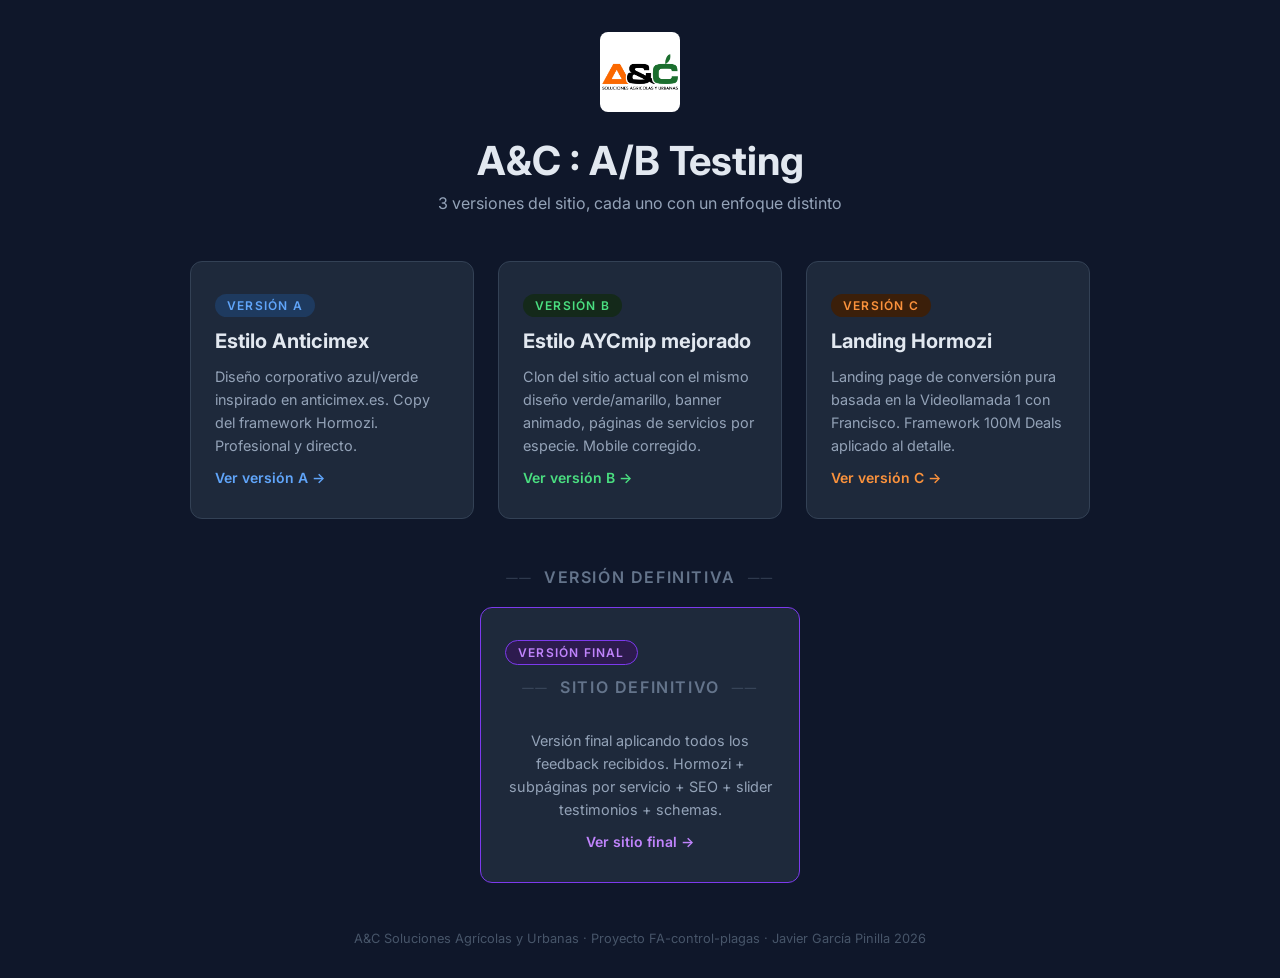
<file: index.html>
<!DOCTYPE html>
<html lang="es">
<head>
  <meta charset="UTF-8">
  <meta name="viewport" content="width=device-width, initial-scale=1.0">
  <title>A&C : A/B Testing · 3 versiones de sitio web</title>
  <link rel="preconnect" href="https://fonts.googleapis.com">
  <link href="https://fonts.googleapis.com/css2?family=Inter:wght@400;600;700&display=swap" rel="stylesheet">
  <style>
    *, *::before, *::after { box-sizing: border-box; margin: 0; padding: 0; }
    body {
      font-family: 'Inter', sans-serif;
      background: #0f172a;
      color: #e2e8f0;
      min-height: 100vh;
      display: flex;
      flex-direction: column;
      align-items: center;
      justify-content: center;
      padding: 2rem 1rem;
    }
    .logo { max-height: 80px; margin-bottom: 1.5rem; border-radius: 8px; }
    h1 { font-size: clamp(1.5rem, 4vw, 2.5rem); font-weight: 700; text-align: center; margin-bottom: 0.5rem; }
    .subtitle { color: #94a3b8; font-size: 1rem; text-align: center; margin-bottom: 3rem; }
    .grid {
      display: grid;
      grid-template-columns: repeat(auto-fit, minmax(260px, 1fr));
      gap: 1.5rem;
      width: 100%;
      max-width: 900px;
    }
    .card {
      background: #1e293b;
      border-radius: 12px;
      padding: 2rem 1.5rem;
      text-decoration: none;
      color: inherit;
      border: 1px solid #334155;
      transition: transform 200ms, border-color 200ms, box-shadow 200ms;
      display: flex;
      flex-direction: column;
      gap: 0.75rem;
    }
    .card:hover { transform: translateY(-4px); border-color: #64748b; box-shadow: 0 8px 32px rgba(0,0,0,0.4); }
    .card-tag {
      font-size: 0.75rem;
      font-weight: 600;
      text-transform: uppercase;
      letter-spacing: 0.1em;
      padding: 0.25rem 0.75rem;
      border-radius: 999px;
      width: fit-content;
    }
    .tag-1 { background: #1e3a5f; color: #60a5fa; }
    .tag-2 { background: #14291a; color: #4ade80; }
    .tag-3 { background: #3b1f0a; color: #fb923c; }
    .tag-final { background: #2d1b4e; color: #c084fc; border: 1px solid #7c3aed; }
    .card h2 { font-size: 1.25rem; font-weight: 700; }
    .card p { font-size: 0.9rem; color: #94a3b8; line-height: 1.6; }
    .card-link {
      margin-top: auto;
      font-size: 0.875rem;
      font-weight: 600;
      color: #60a5fa;
    }
    .card:nth-child(2) .card-link { color: #4ade80; }
    .card:nth-child(3) .card-link { color: #fb923c; }
    .card-final { border-color: #7c3aed; }
    .card-final .card-link { color: #c084fc; }
    .card-final:hover { border-color: #a855f7; }
    .final-section { margin-top: 3rem; width: 100%; max-width: 900px; text-align: center; }
    .final-section h2 { font-size: 1rem; font-weight: 600; text-transform: uppercase; letter-spacing: 0.1em; color: #64748b; margin-bottom: 1.25rem; }
    .final-section h2::before, .final-section h2::after { content: "──"; margin: 0 0.75rem; opacity: 0.4; }
    .final-card-wrap { display: flex; justify-content: center; }
    .final-card-wrap .card { max-width: 320px; width: 100%; }
    footer { margin-top: 3rem; color: #475569; font-size: 0.8rem; text-align: center; }
  </style>
</head>
<body>
  <img src="Imagenes/LOGO-01.jpg" alt="A&C Soluciones Agrícolas y Urbanas" class="logo">
  <h1>A&C : A/B Testing</h1>
  <p class="subtitle">3 versiones del sitio, cada uno con un enfoque distinto</p>

  <div class="grid">
    <a href="site-1-anticimex/index.html" class="card">
      <span class="card-tag tag-1">Versión A</span>
      <h2>Estilo Anticimex</h2>
      <p>Diseño corporativo azul/verde inspirado en anticimex.es. Copy del framework Hormozi. Profesional y directo.</p>
      <span class="card-link">Ver versión A →</span>
    </a>
    <a href="site-2-aycmip/index.html" class="card">
      <span class="card-tag tag-2">Versión B</span>
      <h2>Estilo AYCmip mejorado</h2>
      <p>Clon del sitio actual con el mismo diseño verde/amarillo, banner animado, páginas de servicios por especie. Mobile corregido.</p>
      <span class="card-link">Ver versión B →</span>
    </a>
    <a href="site-3-landing/index.html" class="card">
      <span class="card-tag tag-3">Versión C</span>
      <h2>Landing Hormozi</h2>
      <p>Landing page de conversión pura basada en la Videollamada 1 con Francisco. Framework 100M Deals aplicado al detalle.</p>
      <span class="card-link">Ver versión C →</span>
    </a>
  </div>

  <div class="final-section">
    <h2>Versión definitiva</h2>
    <div class="final-card-wrap">
      <a href="https://aycmip.cl/" target="_blank" rel="noopener noreferrer" class="card card-final">
        <span class="card-tag tag-final">Versión Final</span>
        <h2>Sitio definitivo</h2>
        <p>Versión final aplicando todos los feedback recibidos. Hormozi + subpáginas por servicio + SEO + slider testimonios + schemas.</p>
        <span class="card-link">Ver sitio final →</span>
      </a>
    </div>
  </div>

  <footer>A&C Soluciones Agrícolas y Urbanas · Proyecto FA-control-plagas · Javier García Pinilla 2026</footer>
</body>
</html>
</file>
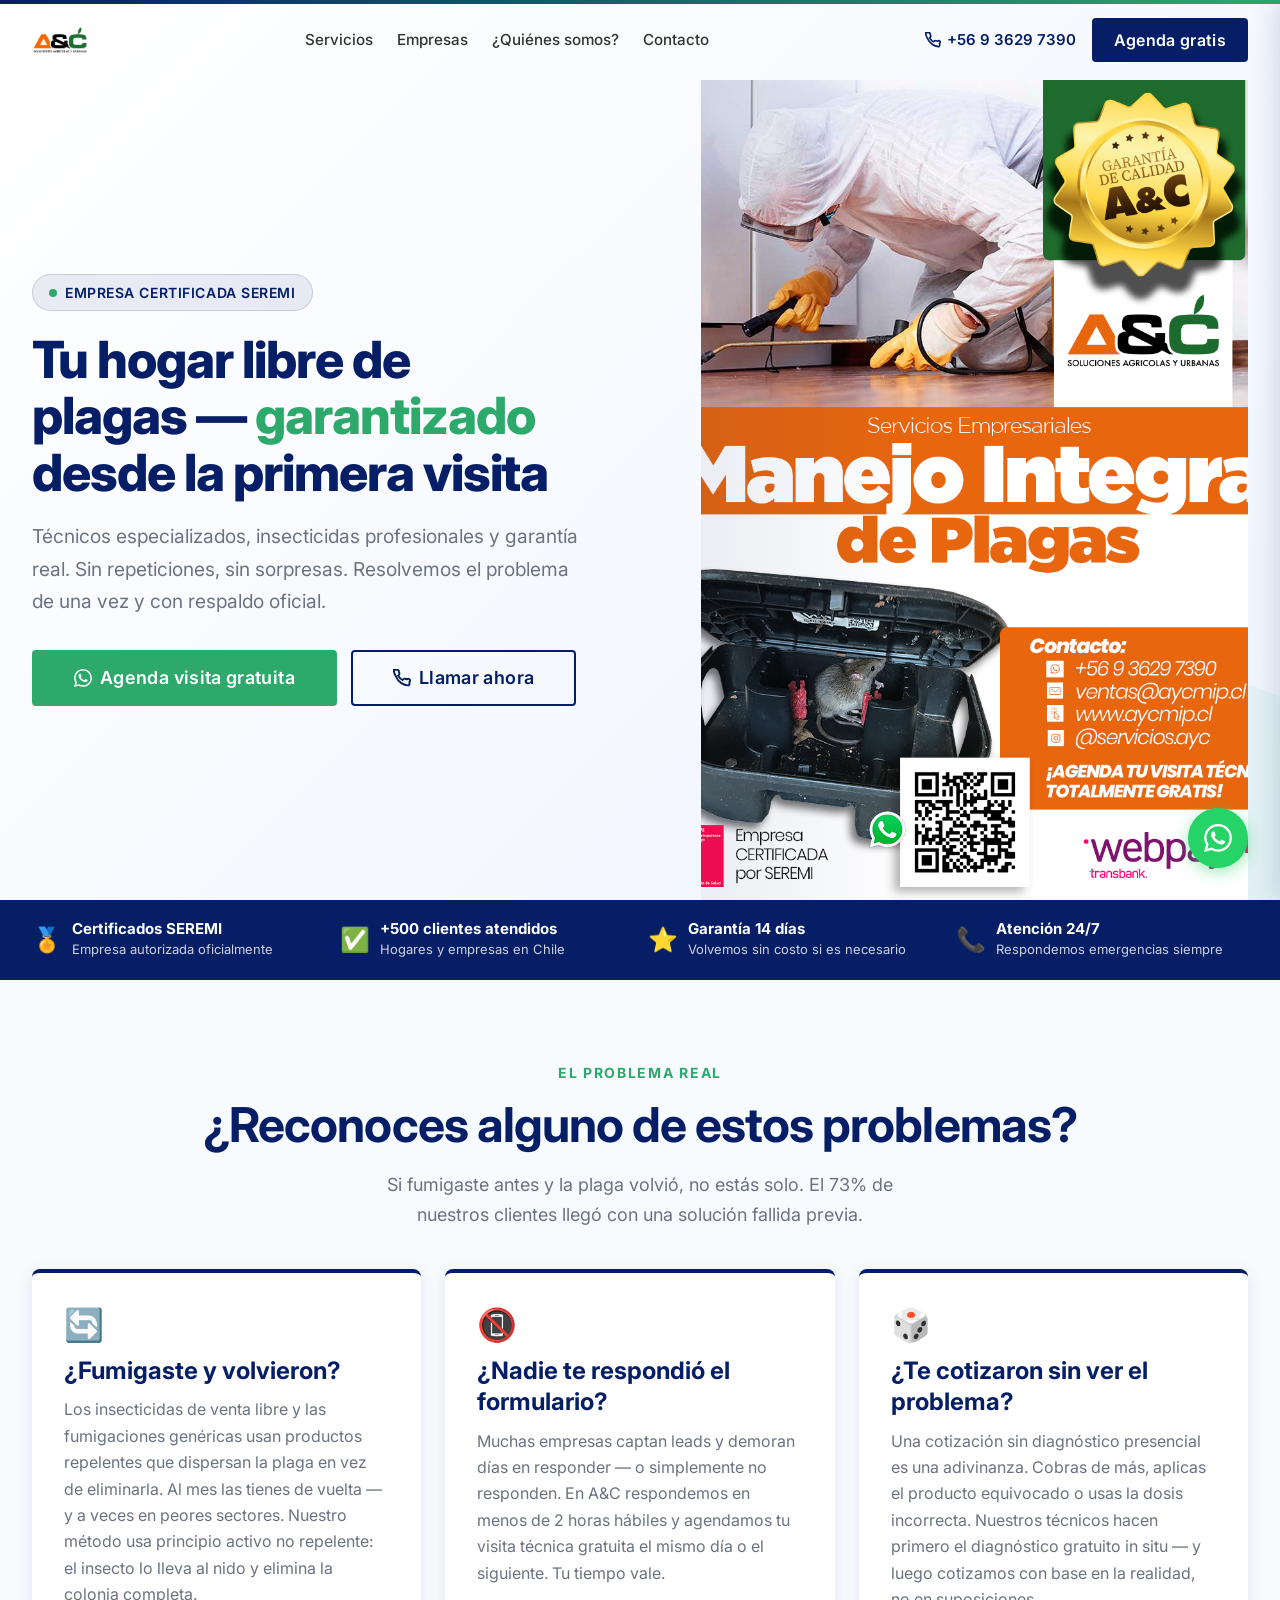
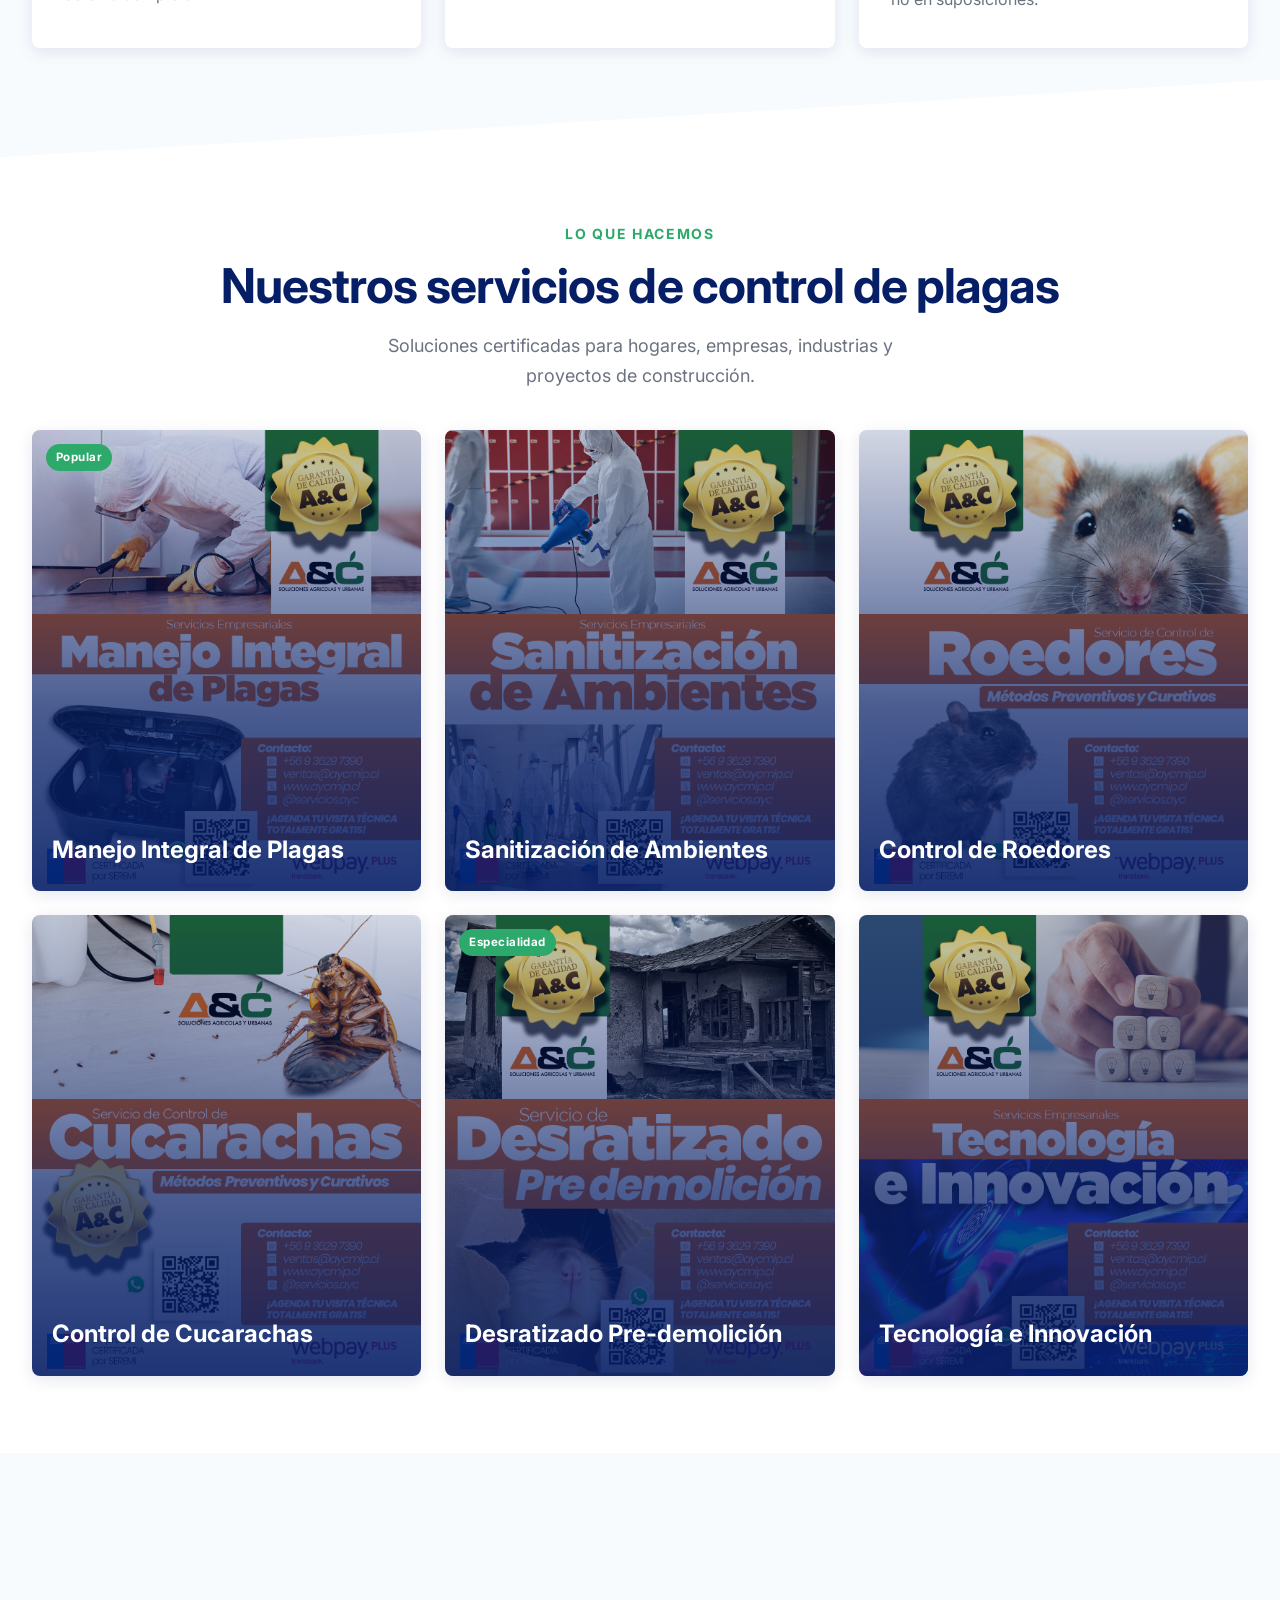
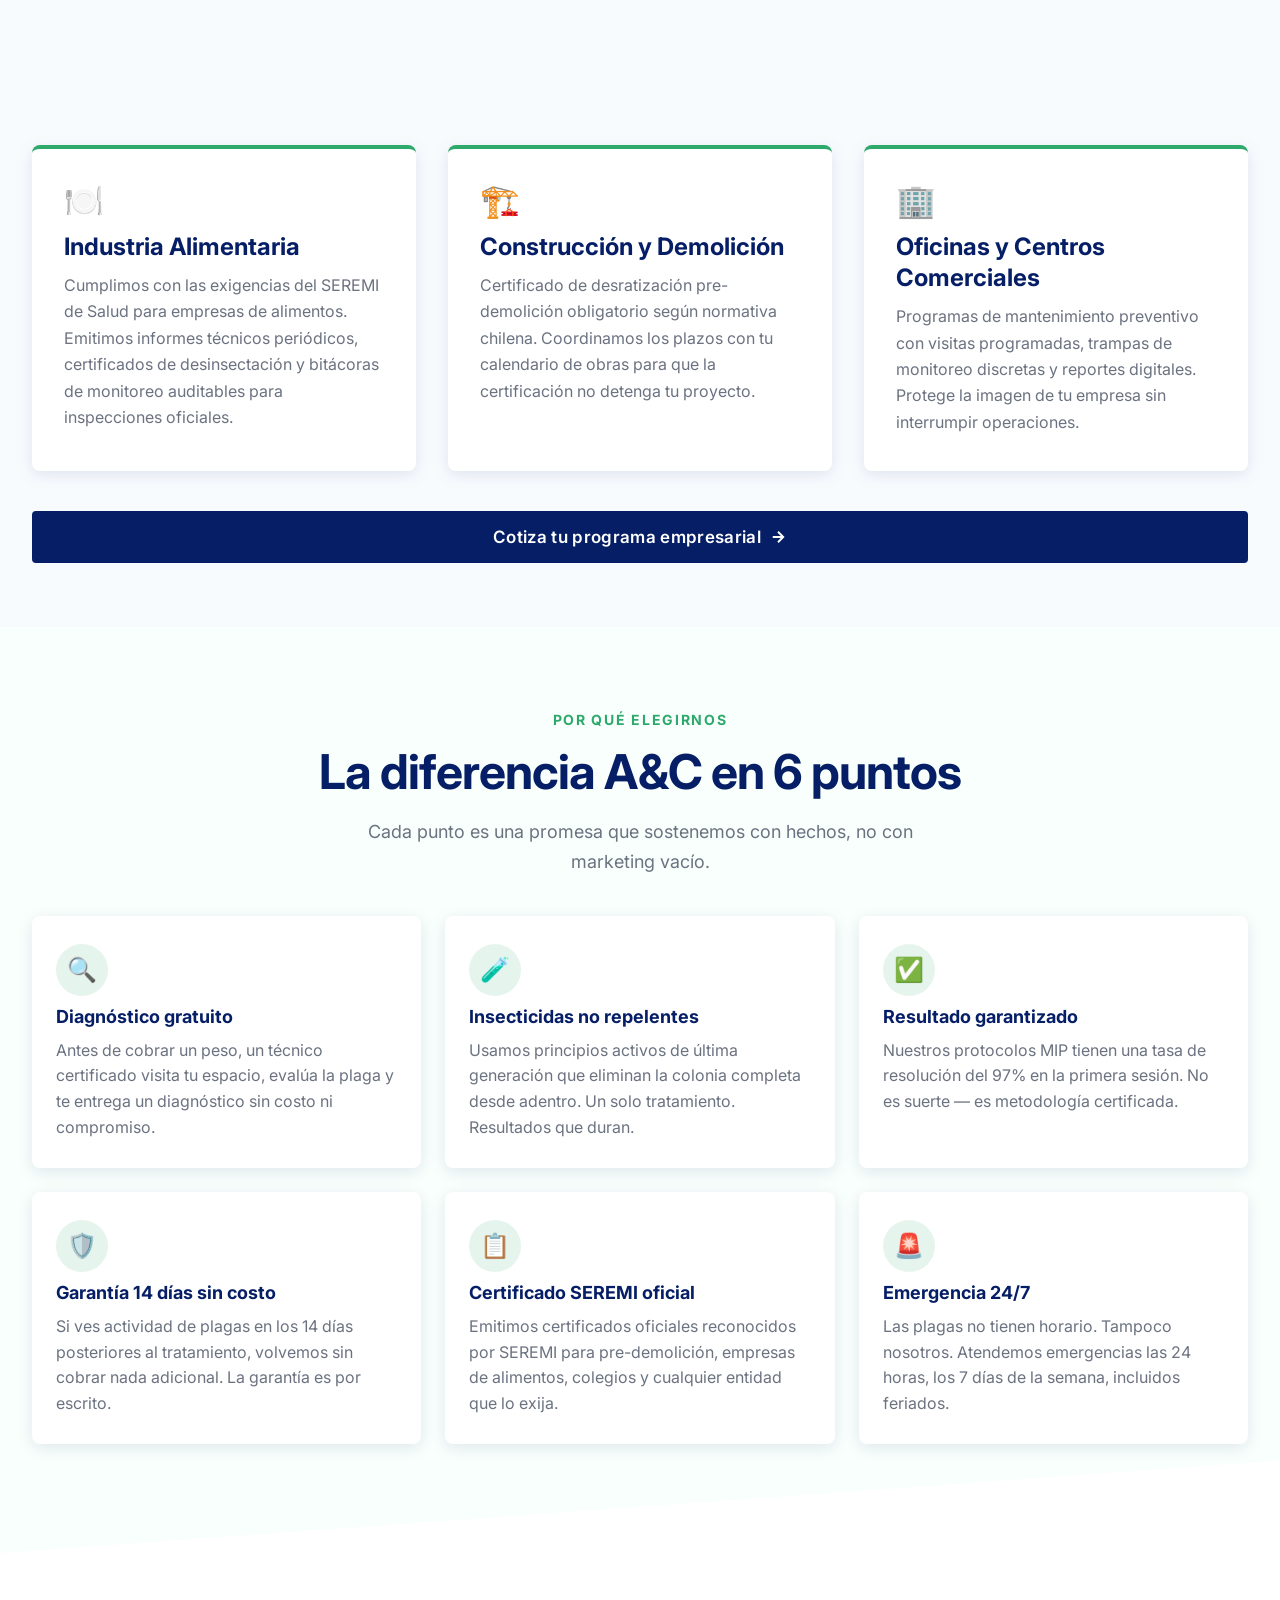
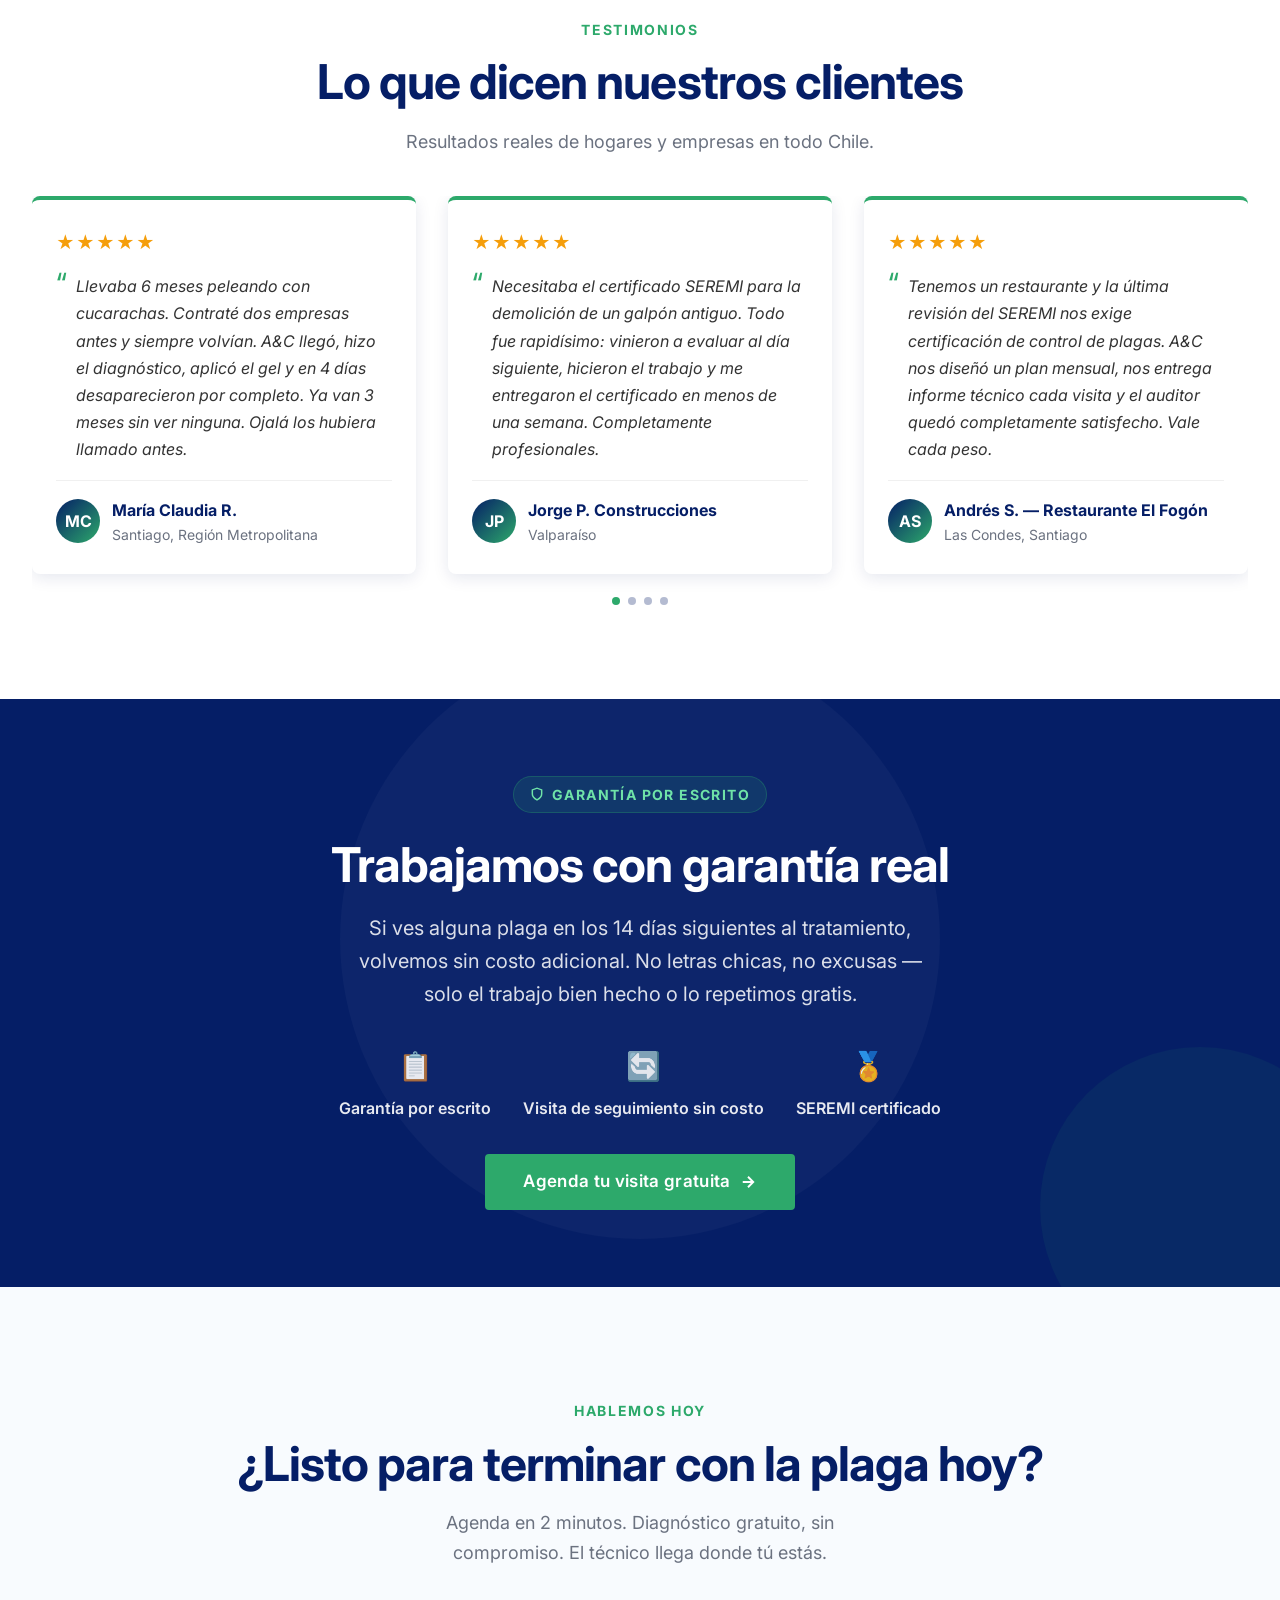
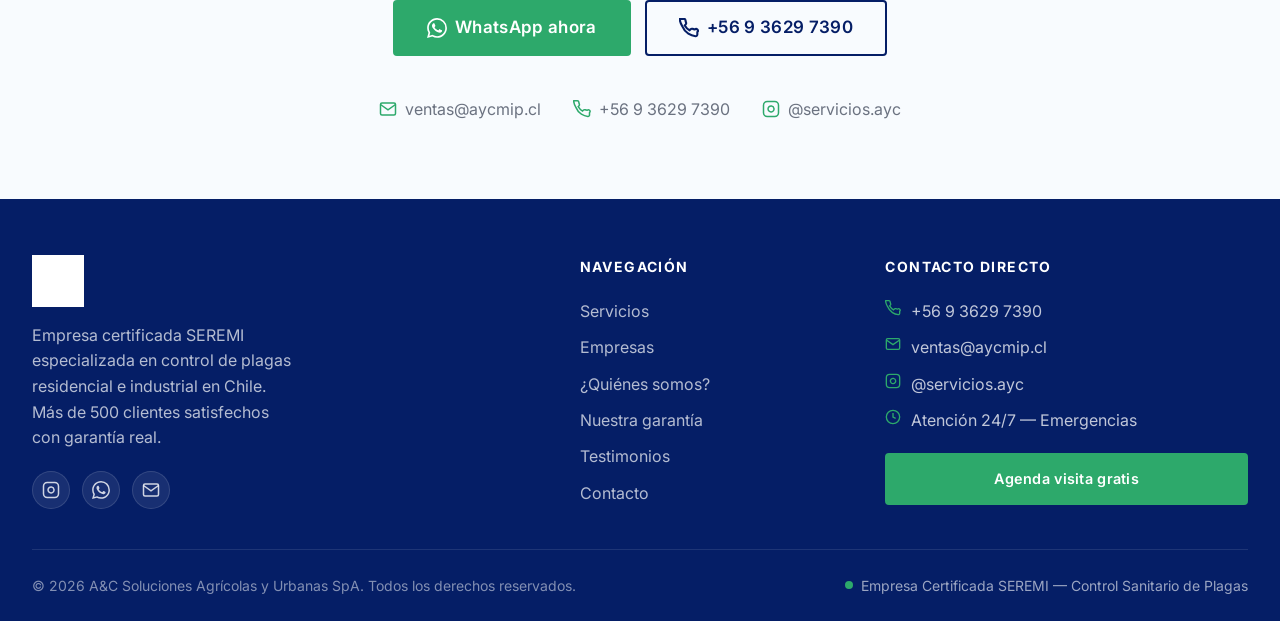
<file: site-1-anticimex/index.html>
<!DOCTYPE html>
<html lang="es" dir="ltr">
<head>
  <meta charset="UTF-8" />
  <meta name="viewport" content="width=device-width, initial-scale=1.0" />
  <meta name="description" content="A&C Soluciones Agrícolas y Urbanas — Control de plagas profesional en Chile. Empresa certificada SEREMI. Garantía 14 días. Diagnóstico gratuito. Llama al +56 9 3629 7390." />
  <meta name="theme-color" content="#051e66" />
  <meta property="og:title" content="A&C Soluciones Agrícolas y Urbanas | Control de Plagas Profesional Chile" />
  <meta property="og:description" content="Técnicos especializados, insecticidas profesionales y garantía real. SEREMI certificados. Agenda tu visita gratuita hoy." />
  <meta property="og:type" content="website" />

  <title>A&C Soluciones Agrícolas y Urbanas | Control de Plagas Profesional Chile</title>

  <!-- Canonical font preconnect -->
  <link rel="preconnect" href="https://fonts.googleapis.com" />
  <link rel="preconnect" href="https://fonts.gstatic.com" crossorigin />
  <link href="https://fonts.googleapis.com/css2?family=Inter:wght@400;500;600;700;800&display=swap" rel="stylesheet" />

  <!-- Swiper CSS CDN -->
  <link rel="stylesheet" href="https://cdn.jsdelivr.net/npm/swiper@11/swiper-bundle.min.css" />

  <!-- Site Styles -->
  <link rel="stylesheet" href="css/styles.css" />
</head>
<body>

<!-- ============================================================
     FLOATING WHATSAPP BUTTON
     ============================================================ -->
<a
  id="whatsapp-fab"
  href="https://wa.me/56936297390?text=Hola%2C%20vi%20su%20p%C3%A1gina%20y%20quiero%20agendar%20una%20visita%20t%C3%A9cnica%20gratuita."
  target="_blank"
  rel="noopener noreferrer"
  aria-label="Abrir chat de WhatsApp con A&C Soluciones"
>
  <span class="fab-tooltip">¡Escríbenos ahora!</span>
  <svg viewBox="0 0 24 24" xmlns="http://www.w3.org/2000/svg" aria-hidden="true">
    <path d="M17.472 14.382c-.297-.149-1.758-.867-2.03-.967-.273-.099-.471-.148-.67.15-.197.297-.767.966-.94 1.164-.173.199-.347.223-.644.075-.297-.15-1.255-.463-2.39-1.475-.883-.788-1.48-1.761-1.653-2.059-.173-.297-.018-.458.13-.606.134-.133.298-.347.446-.52.149-.174.198-.298.298-.497.099-.198.05-.371-.025-.52-.075-.149-.669-1.612-.916-2.207-.242-.579-.487-.5-.669-.51-.173-.008-.371-.01-.57-.01-.198 0-.52.074-.792.372-.272.297-1.04 1.016-1.04 2.479 0 1.462 1.065 2.875 1.213 3.074.149.198 2.096 3.2 5.077 4.487.709.306 1.262.489 1.694.625.712.227 1.36.195 1.871.118.571-.085 1.758-.719 2.006-1.413.248-.694.248-1.289.173-1.413-.074-.124-.272-.198-.57-.347m-5.421 7.403h-.004a9.87 9.87 0 01-5.031-1.378l-.361-.214-3.741.982.998-3.648-.235-.374a9.86 9.86 0 01-1.51-5.26c.001-5.45 4.436-9.884 9.888-9.884 2.64 0 5.122 1.03 6.988 2.898a9.825 9.825 0 012.893 6.994c-.003 5.45-4.437 9.884-9.885 9.884m8.413-18.297A11.815 11.815 0 0012.05 0C5.495 0 .16 5.335.157 11.892c0 2.096.547 4.142 1.588 5.945L.057 24l6.305-1.654a11.882 11.882 0 005.683 1.448h.005c6.554 0 11.89-5.335 11.893-11.893a11.821 11.821 0 00-3.48-8.413z"/>
  </svg>
</a>

<!-- ============================================================
     MENU OVERLAY (mobile)
     ============================================================ -->
<div id="menu-overlay" aria-hidden="true"></div>

<!-- ============================================================
     MOBILE DRAWER MENU
     ============================================================ -->
<nav id="mobile-menu" aria-label="Menú móvil">
  <a href="#servicios">Servicios</a>
  <a href="#empresas">Empresas</a>
  <a href="#quienes-somos">¿Quiénes somos?</a>
  <a href="#contact">Contacto</a>
  <div class="mobile-cta">
    <span class="mobile-phone">
      <svg width="16" height="16" viewBox="0 0 24 24" fill="none" stroke="currentColor" stroke-width="2.5" aria-hidden="true"><path d="M22 16.92v3a2 2 0 01-2.18 2 19.79 19.79 0 01-8.63-3.07A19.5 19.5 0 013.86 9.81a19.79 19.79 0 01-3.07-8.69A2 2 0 012.77 1h3a2 2 0 012 1.72c.127.96.361 1.903.7 2.81a2 2 0 01-.45 2.11L6.91 8.91a16 16 0 005.81 5.81l1.27-1.27a2 2 0 012.11-.45c.907.339 1.85.573 2.81.7A2 2 0 0122 16.92z"/></svg>
      +56 9 3629 7390
    </span>
    <a href="https://wa.me/56936297390?text=Hola%2C%20vi%20su%20p%C3%A1gina%20y%20quiero%20agendar%20una%20visita%20t%C3%A9cnica%20gratuita." target="_blank" rel="noopener noreferrer" class="btn btn-secondary">
      Agenda gratis
    </a>
  </div>
</nav>

<!-- ============================================================
     NAVBAR
     ============================================================ -->
<header id="navbar" role="banner">
  <div class="container">
    <div class="navbar-inner">

      <!-- Logo -->
      <a href="#" class="navbar-logo" aria-label="A&C Soluciones Agrícolas y Urbanas — inicio">
        <img
          src="../Imagenes/LOGO-01.jpg"
          alt="Logo A&C Soluciones Agrícolas y Urbanas"
          width="160"
          height="60"
          loading="eager"
        />
      </a>

      <!-- Desktop nav links -->
      <nav class="navbar-nav" aria-label="Navegación principal">
        <a href="#servicios">Servicios</a>
        <a href="#empresas">Empresas</a>
        <a href="#quienes-somos">¿Quiénes somos?</a>
        <a href="#contact">Contacto</a>
      </nav>

      <!-- Desktop actions -->
      <div class="navbar-actions">
        <a href="tel:+56936297390" class="navbar-phone" aria-label="Llamar a A&C Soluciones">
          <svg width="16" height="16" viewBox="0 0 24 24" fill="none" stroke="currentColor" stroke-width="2.5" aria-hidden="true">
            <path d="M22 16.92v3a2 2 0 01-2.18 2 19.79 19.79 0 01-8.63-3.07A19.5 19.5 0 013.86 9.81a19.79 19.79 0 01-3.07-8.69A2 2 0 012.77 1h3a2 2 0 012 1.72c.127.96.361 1.903.7 2.81a2 2 0 01-.45 2.11L6.91 8.91a16 16 0 005.81 5.81l1.27-1.27a2 2 0 012.11-.45c.907.339 1.85.573 2.81.7A2 2 0 0122 16.92z"/>
          </svg>
          +56 9 3629 7390
        </a>
        <a
          href="https://wa.me/56936297390?text=Hola%2C%20vi%20su%20p%C3%A1gina%20y%20quiero%20agendar%20una%20visita%20t%C3%A9cnica%20gratuita."
          target="_blank"
          rel="noopener noreferrer"
          class="btn btn-primary"
        >
          Agenda gratis
        </a>
      </div>

      <!-- Hamburger (mobile) -->
      <button
        id="hamburger"
        class="hamburger"
        aria-label="Abrir menú de navegación"
        aria-expanded="false"
        aria-controls="mobile-menu"
      >
        <span></span>
        <span></span>
        <span></span>
      </button>

    </div>
  </div>
</header>

<!-- ============================================================
     HERO
     ============================================================ -->
<section id="hero" aria-labelledby="hero-heading">
  <div class="hero-decoration" aria-hidden="true"></div>
  <div class="container">
    <div class="hero-inner">

      <!-- Left column: copy -->
      <div class="hero-content reveal">
        <div class="hero-badge" aria-label="Empresa Certificada SEREMI">
          <span class="hero-badge-dot" aria-hidden="true"></span>
          Empresa Certificada SEREMI
        </div>

        <h1 id="hero-heading">
          Tu hogar libre de plagas —
          <em>garantizado</em>
          desde la primera visita
        </h1>

        <p class="hero-subhead">
          Técnicos especializados, insecticidas profesionales y garantía real.
          Sin repeticiones, sin sorpresas. Resolvemos el problema de una vez y con respaldo oficial.
        </p>

        <div class="hero-ctas">
          <a
            href="https://wa.me/56936297390?text=Hola%2C%20vi%20su%20p%C3%A1gina%20y%20quiero%20agendar%20una%20visita%20t%C3%A9cnica%20gratuita."
            target="_blank"
            rel="noopener noreferrer"
            class="btn btn-secondary"
          >
            <svg width="18" height="18" viewBox="0 0 24 24" fill="currentColor" aria-hidden="true"><path d="M17.472 14.382c-.297-.149-1.758-.867-2.03-.967-.273-.099-.471-.148-.67.15-.197.297-.767.966-.94 1.164-.173.199-.347.223-.644.075-.297-.15-1.255-.463-2.39-1.475-.883-.788-1.48-1.761-1.653-2.059-.173-.297-.018-.458.13-.606.134-.133.298-.347.446-.52.149-.174.198-.298.298-.497.099-.198.05-.371-.025-.52-.075-.149-.669-1.612-.916-2.207-.242-.579-.487-.5-.669-.51-.173-.008-.371-.01-.57-.01-.198 0-.52.074-.792.372-.272.297-1.04 1.016-1.04 2.479 0 1.462 1.065 2.875 1.213 3.074.149.198 2.096 3.2 5.077 4.487.709.306 1.262.489 1.694.625.712.227 1.36.195 1.871.118.571-.085 1.758-.719 2.006-1.413.248-.694.248-1.289.173-1.413-.074-.124-.272-.198-.57-.347m-5.421 7.403h-.004a9.87 9.87 0 01-5.031-1.378l-.361-.214-3.741.982.998-3.648-.235-.374a9.86 9.86 0 01-1.51-5.26c.001-5.45 4.436-9.884 9.888-9.884 2.64 0 5.122 1.03 6.988 2.898a9.825 9.825 0 012.893 6.994c-.003 5.45-4.437 9.884-9.885 9.884m8.413-18.297A11.815 11.815 0 0012.05 0C5.495 0 .16 5.335.157 11.892c0 2.096.547 4.142 1.588 5.945L.057 24l6.305-1.654a11.882 11.882 0 005.683 1.448h.005c6.554 0 11.89-5.335 11.893-11.893a11.821 11.821 0 00-3.48-8.413z"/></svg>
            Agenda visita gratuita
          </a>
          <a href="tel:+56936297390" class="btn btn-outline">
            <svg width="18" height="18" viewBox="0 0 24 24" fill="none" stroke="currentColor" stroke-width="2.5" aria-hidden="true"><path d="M22 16.92v3a2 2 0 01-2.18 2 19.79 19.79 0 01-8.63-3.07A19.5 19.5 0 013.86 9.81a19.79 19.79 0 01-3.07-8.69A2 2 0 012.77 1h3a2 2 0 012 1.72c.127.96.361 1.903.7 2.81a2 2 0 01-.45 2.11L6.91 8.91a16 16 0 005.81 5.81l1.27-1.27a2 2 0 012.11-.45c.907.339 1.85.573 2.81.7A2 2 0 0122 16.92z"/></svg>
            Llamar ahora
          </a>
        </div>
      </div>

      <!-- Right column: image -->
      <div class="hero-image-wrap reveal reveal-delay-2">
        <img
          src="../Imagenes/rrss_empresarial_control plagas.png"
          alt="Técnico profesional de A&C Soluciones realizando control de plagas"
          width="640"
          height="480"
          loading="eager"
          fetchpriority="high"
        />
      </div>

    </div>
  </div>
</section>

<!-- ============================================================
     TRUST BAR
     ============================================================ -->
<div id="trust-bar" role="region" aria-label="Indicadores de confianza">
  <div class="container">
    <div class="trust-bar-inner">

      <div class="trust-item reveal">
        <span class="trust-icon" aria-hidden="true">🏅</span>
        <div class="trust-text">
          <strong>Certificados SEREMI</strong>
          <span>Empresa autorizada oficialmente</span>
        </div>
      </div>

      <div class="trust-item reveal reveal-delay-1">
        <span class="trust-icon" aria-hidden="true">✅</span>
        <div class="trust-text">
          <strong>+500 clientes atendidos</strong>
          <span>Hogares y empresas en Chile</span>
        </div>
      </div>

      <div class="trust-item reveal reveal-delay-2">
        <span class="trust-icon" aria-hidden="true">⭐</span>
        <div class="trust-text">
          <strong>Garantía 14 días</strong>
          <span>Volvemos sin costo si es necesario</span>
        </div>
      </div>

      <div class="trust-item reveal reveal-delay-3">
        <span class="trust-icon" aria-hidden="true">📞</span>
        <div class="trust-text">
          <strong>Atención 24/7</strong>
          <span>Respondemos emergencias siempre</span>
        </div>
      </div>

    </div>
  </div>
</div>

<!-- ============================================================
     PAIN POINTS
     ============================================================ -->
<section id="pain-points" aria-labelledby="pain-heading">
  <div class="container">

    <div class="section-header reveal">
      <span class="section-label">El problema real</span>
      <h2 id="pain-heading">¿Reconoces alguno de estos problemas?</h2>
      <p>Si fumigaste antes y la plaga volvió, no estás solo. El 73% de nuestros clientes llegó con una solución fallida previa.</p>
    </div>

    <div class="pain-grid">

      <article class="pain-card reveal">
        <div class="pain-card-icon" aria-hidden="true">🔄</div>
        <h3>¿Fumigaste y volvieron?</h3>
        <p>
          Los insecticidas de venta libre y las fumigaciones genéricas usan productos repelentes que dispersan la plaga
          en vez de eliminarla. Al mes las tienes de vuelta — y a veces en peores sectores.
          Nuestro método usa principio activo no repelente: el insecto lo lleva al nido y elimina la colonia completa.
        </p>
      </article>

      <article class="pain-card reveal reveal-delay-1">
        <div class="pain-card-icon" aria-hidden="true">📵</div>
        <h3>¿Nadie te respondió el formulario?</h3>
        <p>
          Muchas empresas captan leads y demoran días en responder — o simplemente no responden.
          En A&C respondemos en menos de 2 horas hábiles y agendamos tu visita técnica gratuita
          el mismo día o el siguiente. Tu tiempo vale.
        </p>
      </article>

      <article class="pain-card reveal reveal-delay-2">
        <div class="pain-card-icon" aria-hidden="true">🎲</div>
        <h3>¿Te cotizaron sin ver el problema?</h3>
        <p>
          Una cotización sin diagnóstico presencial es una adivinanza. Cobras de más, aplicas el producto
          equivocado o usas la dosis incorrecta. Nuestros técnicos hacen primero el diagnóstico gratuito
          in situ — y luego cotizamos con base en la realidad, no en suposiciones.
        </p>
      </article>

    </div>
  </div>
</section>

<!-- ============================================================
     SERVICES GRID
     ============================================================ -->
<section id="servicios" aria-labelledby="services-heading">
  <div class="container">

    <div class="section-header reveal">
      <span class="section-label">Lo que hacemos</span>
      <h2 id="services-heading">Nuestros servicios de control de plagas</h2>
      <p>Soluciones certificadas para hogares, empresas, industrias y proyectos de construcción.</p>
    </div>

    <div class="services-grid">

      <!-- Service 1: MIP -->
      <article class="service-card reveal">
        <img
          src="../Imagenes/rrss_empresarial_control plagas.png"
          alt="Técnico realizando manejo integral de plagas"
          width="480"
          height="360"
          loading="lazy"
        />
        <div class="service-overlay">
          <span class="service-tag">Popular</span>
          <h3 class="service-title">Manejo Integral de Plagas</h3>
          <p class="service-desc">
            Diagnóstico completo, plan de acción personalizado y seguimiento. Atacamos la plaga en su origen con
            protocolos MIP certificados para resultados permanentes.
          </p>
        </div>
      </article>

      <!-- Service 2: Sanitización -->
      <article class="service-card reveal reveal-delay-1">
        <img
          src="../Imagenes/rrss_empresarial_sanitizacionambientes.png"
          alt="Sanitización profesional de ambientes"
          width="480"
          height="360"
          loading="lazy"
        />
        <div class="service-overlay">
          <h3 class="service-title">Sanitización de Ambientes</h3>
          <p class="service-desc">
            Desinfección y sanitización de espacios interiores y exteriores. Eliminamos patógenos, bacterias y hongos
            con productos de grado profesional certificados.
          </p>
        </div>
      </article>

      <!-- Service 3: Roedores -->
      <article class="service-card reveal reveal-delay-2">
        <img
          src="../Imagenes/rrss_roedores_roedores.png"
          alt="Control profesional de roedores"
          width="480"
          height="360"
          loading="lazy"
        />
        <div class="service-overlay">
          <h3 class="service-title">Control de Roedores</h3>
          <p class="service-desc">
            Colocación estratégica de estaciones cebadoras seguras para mascotas y personas. Monitoreo continuo
            y sellado de ingresos para que no vuelvan.
          </p>
        </div>
      </article>

      <!-- Service 4: Cucarachas -->
      <article class="service-card reveal">
        <img
          src="../Imagenes/rrss_insectos_cucarachas.png"
          alt="Control efectivo de cucarachas"
          width="480"
          height="360"
          loading="lazy"
        />
        <div class="service-overlay">
          <h3 class="service-title">Control de Cucarachas</h3>
          <p class="service-desc">
            Gel no repelente de alta eficacia que la cucaracha lleva al nido y elimina toda la colonia.
            Una sola sesión es suficiente en la mayoría de los casos. Garantía incluida.
          </p>
        </div>
      </article>

      <!-- Service 5: Desratizado pre-demolición -->
      <article class="service-card reveal reveal-delay-1">
        <img
          src="../Imagenes/rrss_roedores_desratizadorpredemolicion.png"
          alt="Desratizado pre-demolición certificado"
          width="480"
          height="360"
          loading="lazy"
        />
        <div class="service-overlay">
          <span class="service-tag">Especialidad</span>
          <h3 class="service-title">Desratizado Pre-demolición</h3>
          <p class="service-desc">
            Certificación SEREMI obligatoria antes de demoler. Realizamos el protocolo oficial, emitimos el
            certificado y cumplimos los plazos exigidos por la normativa.
          </p>
        </div>
      </article>

      <!-- Service 6: Tecnología -->
      <article class="service-card reveal reveal-delay-2">
        <img
          src="../Imagenes/rrss_empresarial_tecnologia-innovacion.png"
          alt="Tecnología e innovación en control de plagas"
          width="480"
          height="360"
          loading="lazy"
        />
        <div class="service-overlay">
          <h3 class="service-title">Tecnología e Innovación</h3>
          <p class="service-desc">
            Monitoreo con sensores inteligentes, trampas de captura con registro digital e informes técnicos
            detallados. Soluciones modernas para empresas que exigen trazabilidad.
          </p>
        </div>
      </article>

    </div>
  </div>
</section>

<!-- ============================================================
     EMPRESAS — B2B Section
     ============================================================ -->
<section id="empresas" aria-labelledby="empresas-heading" style="background:var(--bg-light-blue); padding-block:5rem 4rem;">
  <div class="container">

    <div class="section-header reveal">
      <span class="section-label">Soluciones empresariales</span>
      <h2 id="empresas-heading">Control de plagas para empresas e industria</h2>
      <p>Programas a medida, informes técnicos auditables y certificados oficiales para cumplimiento regulatorio.</p>
    </div>

    <div style="display:grid; grid-template-columns:1fr; gap:2rem;" class="empresas-grid">

      <div class="pain-card reveal" style="border-top-color: var(--secondary);">
        <div class="pain-card-icon" aria-hidden="true">🍽️</div>
        <h3>Industria Alimentaria</h3>
        <p>Cumplimos con las exigencias del SEREMI de Salud para empresas de alimentos. Emitimos informes técnicos periódicos, certificados de desinsectación y bitácoras de monitoreo auditables para inspecciones oficiales.</p>
      </div>

      <div class="pain-card reveal reveal-delay-1" style="border-top-color: var(--secondary);">
        <div class="pain-card-icon" aria-hidden="true">🏗️</div>
        <h3>Construcción y Demolición</h3>
        <p>Certificado de desratización pre-demolición obligatorio según normativa chilena. Coordinamos los plazos con tu calendario de obras para que la certificación no detenga tu proyecto.</p>
      </div>

      <div class="pain-card reveal reveal-delay-2" style="border-top-color: var(--secondary);">
        <div class="pain-card-icon" aria-hidden="true">🏢</div>
        <h3>Oficinas y Centros Comerciales</h3>
        <p>Programas de mantenimiento preventivo con visitas programadas, trampas de monitoreo discretas y reportes digitales. Protege la imagen de tu empresa sin interrumpir operaciones.</p>
      </div>

    </div>

    <div style="text-align:center; margin-top:2.5rem;" class="reveal">
      <a
        href="https://wa.me/56936297390?text=Hola%2C%20quiero%20consultar%20por%20un%20programa%20de%20control%20de%20plagas%20para%20mi%20empresa."
        target="_blank"
        rel="noopener noreferrer"
        class="btn btn-primary"
        style="font-size:1.0625rem;"
      >
        Cotiza tu programa empresarial
        <svg width="18" height="18" viewBox="0 0 24 24" fill="none" stroke="currentColor" stroke-width="2.5" aria-hidden="true"><path d="M5 12h14M12 5l7 7-7 7"/></svg>
      </a>
    </div>

  </div>
</section>

<!-- ============================================================
     SOLUTION — WHY US
     ============================================================ -->
<section id="quienes-somos" aria-labelledby="solution-heading">
  <div class="container">

    <div class="section-header reveal">
      <span class="section-label">Por qué elegirnos</span>
      <h2 id="solution-heading">La diferencia A&C en 6 puntos</h2>
      <p>Cada punto es una promesa que sostenemos con hechos, no con marketing vacío.</p>
    </div>

    <div class="feature-grid">

      <div class="feature-box reveal">
        <div class="feature-icon-wrap" aria-hidden="true">🔍</div>
        <h3>Diagnóstico gratuito</h3>
        <p>Antes de cobrar un peso, un técnico certificado visita tu espacio, evalúa la plaga y te entrega un diagnóstico sin costo ni compromiso.</p>
      </div>

      <div class="feature-box reveal reveal-delay-1">
        <div class="feature-icon-wrap" aria-hidden="true">🧪</div>
        <h3>Insecticidas no repelentes</h3>
        <p>Usamos principios activos de última generación que eliminan la colonia completa desde adentro. Un solo tratamiento. Resultados que duran.</p>
      </div>

      <div class="feature-box reveal reveal-delay-2">
        <div class="feature-icon-wrap" aria-hidden="true">✅</div>
        <h3>Resultado garantizado</h3>
        <p>Nuestros protocolos MIP tienen una tasa de resolución del 97% en la primera sesión. No es suerte — es metodología certificada.</p>
      </div>

      <div class="feature-box reveal reveal-delay-3">
        <div class="feature-icon-wrap" aria-hidden="true">🛡️</div>
        <h3>Garantía 14 días sin costo</h3>
        <p>Si ves actividad de plagas en los 14 días posteriores al tratamiento, volvemos sin cobrar nada adicional. La garantía es por escrito.</p>
      </div>

      <div class="feature-box reveal reveal-delay-4">
        <div class="feature-icon-wrap" aria-hidden="true">📋</div>
        <h3>Certificado SEREMI oficial</h3>
        <p>Emitimos certificados oficiales reconocidos por SEREMI para pre-demolición, empresas de alimentos, colegios y cualquier entidad que lo exija.</p>
      </div>

      <div class="feature-box reveal reveal-delay-5">
        <div class="feature-icon-wrap" aria-hidden="true">🚨</div>
        <h3>Emergencia 24/7</h3>
        <p>Las plagas no tienen horario. Tampoco nosotros. Atendemos emergencias las 24 horas, los 7 días de la semana, incluidos feriados.</p>
      </div>

    </div>
  </div>
</section>

<!-- ============================================================
     REVIEWS SLIDER
     ============================================================ -->
<!-- EDITAR: Replace with real client testimonials -->
<section id="reviews" aria-labelledby="reviews-heading">
  <div class="container">

    <div class="section-header reveal">
      <span class="section-label">Testimonios</span>
      <h2 id="reviews-heading">Lo que dicen nuestros clientes</h2>
      <p>Resultados reales de hogares y empresas en todo Chile.</p>
    </div>

    <div class="swiper" id="reviews-swiper" aria-label="Carrusel de reseñas de clientes">
      <div class="swiper-wrapper">

        <!-- Review 1 -->
        <div class="swiper-slide">
          <article class="review-card">
            <div class="review-stars" aria-label="5 de 5 estrellas">★★★★★</div>
            <p class="review-quote">
              Llevaba 6 meses peleando con cucarachas. Contraté dos empresas antes y siempre volvían.
              A&C llegó, hizo el diagnóstico, aplicó el gel y en 4 días desaparecieron por completo.
              Ya van 3 meses sin ver ninguna. Ojalá los hubiera llamado antes.
            </p>
            <div class="review-author">
              <div class="review-avatar" aria-hidden="true">MC</div>
              <div class="review-author-info">
                <span class="review-author-name">María Claudia R.</span>
                <span class="review-author-location">Santiago, Región Metropolitana</span>
              </div>
            </div>
          </article>
        </div>

        <!-- Review 2 -->
        <div class="swiper-slide">
          <article class="review-card">
            <div class="review-stars" aria-label="5 de 5 estrellas">★★★★★</div>
            <p class="review-quote">
              Necesitaba el certificado SEREMI para la demolición de un galpón antiguo. Todo fue rapidísimo:
              vinieron a evaluar al día siguiente, hicieron el trabajo y me entregaron el certificado
              en menos de una semana. Completamente profesionales.
            </p>
            <div class="review-author">
              <div class="review-avatar" aria-hidden="true">JP</div>
              <div class="review-author-info">
                <span class="review-author-name">Jorge P. Construcciones</span>
                <span class="review-author-location">Valparaíso</span>
              </div>
            </div>
          </article>
        </div>

        <!-- Review 3 -->
        <div class="swiper-slide">
          <article class="review-card">
            <div class="review-stars" aria-label="5 de 5 estrellas">★★★★★</div>
            <p class="review-quote">
              Tenemos un restaurante y la última revisión del SEREMI nos exige certificación de control de plagas.
              A&C nos diseñó un plan mensual, nos entrega informe técnico cada visita y el auditor quedó
              completamente satisfecho. Vale cada peso.
            </p>
            <div class="review-author">
              <div class="review-avatar" aria-hidden="true">AS</div>
              <div class="review-author-info">
                <span class="review-author-name">Andrés S. — Restaurante El Fogón</span>
                <span class="review-author-location">Las Condes, Santiago</span>
              </div>
            </div>
          </article>
        </div>

        <!-- Review 4 -->
        <div class="swiper-slide">
          <article class="review-card">
            <div class="review-stars" aria-label="5 de 5 estrellas">★★★★★</div>
            <p class="review-quote">
              Llamé un sábado por la noche porque encontré ratones en la cocina. Me respondieron en 20 minutos
              y al día siguiente domingo ya tenían un técnico aquí. Eso es servicio real. Además de efectivo,
              la atención es 10/10.
            </p>
            <div class="review-author">
              <div class="review-avatar" aria-hidden="true">LV</div>
              <div class="review-author-info">
                <span class="review-author-name">Lorena V.</span>
                <span class="review-author-location">Providencia, Santiago</span>
              </div>
            </div>
          </article>
        </div>

      </div>
      <!-- Pagination -->
      <div class="swiper-pagination" aria-label="Páginas del carrusel"></div>
    </div>

  </div>
</section>

<!-- ============================================================
     GUARANTEE SECTION
     ============================================================ -->
<section id="garantia" aria-labelledby="guarantee-heading">
  <div class="guarantee-inner container">

    <div class="reveal">
      <span class="guarantee-badge" aria-label="Garantía certificada">
        <svg width="14" height="14" viewBox="0 0 24 24" fill="none" stroke="currentColor" stroke-width="2.5" aria-hidden="true"><path d="M12 22s8-4 8-10V5l-8-3-8 3v7c0 6 8 10 8 10z"/></svg>
        Garantía por escrito
      </span>

      <h2 id="guarantee-heading">Trabajamos con garantía real</h2>

      <p class="guarantee-text">
        Si ves alguna plaga en los 14 días siguientes al tratamiento, volvemos sin costo adicional.
        No letras chicas, no excusas — solo el trabajo bien hecho o lo repetimos gratis.
      </p>

      <div class="guarantee-icons" aria-hidden="true">
        <div class="guarantee-icon-item">
          <span>📋</span>
          <span>Garantía por escrito</span>
        </div>
        <div class="guarantee-icon-item">
          <span>🔄</span>
          <span>Visita de seguimiento sin costo</span>
        </div>
        <div class="guarantee-icon-item">
          <span>🏅</span>
          <span>SEREMI certificado</span>
        </div>
      </div>

      <a
        href="https://wa.me/56936297390?text=Hola%2C%20vi%20su%20p%C3%A1gina%20y%20quiero%20agendar%20una%20visita%20t%C3%A9cnica%20gratuita."
        target="_blank"
        rel="noopener noreferrer"
        class="btn btn-secondary"
        style="font-size:1.0625rem; padding:16px 36px;"
      >
        Agenda tu visita gratuita
        <svg width="18" height="18" viewBox="0 0 24 24" fill="none" stroke="currentColor" stroke-width="2.5" aria-hidden="true"><path d="M5 12h14M12 5l7 7-7 7"/></svg>
      </a>
    </div>

  </div>
</section>

<!-- ============================================================
     CONTACT / FINAL CTA
     ============================================================ -->
<section id="contact" aria-labelledby="contact-heading">
  <div class="container">
    <div class="contact-inner reveal">

      <span class="section-label">Hablemos hoy</span>
      <h2 id="contact-heading">¿Listo para terminar con la plaga hoy?</h2>
      <p class="contact-sub">
        Agenda en 2 minutos. Diagnóstico gratuito, sin compromiso. El técnico llega donde tú estás.
      </p>

      <div class="contact-ctas">
        <a
          href="https://wa.me/56936297390?text=Hola%2C%20vi%20su%20p%C3%A1gina%20y%20quiero%20agendar%20una%20visita%20t%C3%A9cnica%20gratuita."
          target="_blank"
          rel="noopener noreferrer"
          class="btn btn-secondary"
          style="font-size:1.0625rem;"
        >
          <svg width="20" height="20" viewBox="0 0 24 24" fill="currentColor" aria-hidden="true"><path d="M17.472 14.382c-.297-.149-1.758-.867-2.03-.967-.273-.099-.471-.148-.67.15-.197.297-.767.966-.94 1.164-.173.199-.347.223-.644.075-.297-.15-1.255-.463-2.39-1.475-.883-.788-1.48-1.761-1.653-2.059-.173-.297-.018-.458.13-.606.134-.133.298-.347.446-.52.149-.174.198-.298.298-.497.099-.198.05-.371-.025-.52-.075-.149-.669-1.612-.916-2.207-.242-.579-.487-.5-.669-.51-.173-.008-.371-.01-.57-.01-.198 0-.52.074-.792.372-.272.297-1.04 1.016-1.04 2.479 0 1.462 1.065 2.875 1.213 3.074.149.198 2.096 3.2 5.077 4.487.709.306 1.262.489 1.694.625.712.227 1.36.195 1.871.118.571-.085 1.758-.719 2.006-1.413.248-.694.248-1.289.173-1.413-.074-.124-.272-.198-.57-.347m-5.421 7.403h-.004a9.87 9.87 0 01-5.031-1.378l-.361-.214-3.741.982.998-3.648-.235-.374a9.86 9.86 0 01-1.51-5.26c.001-5.45 4.436-9.884 9.888-9.884 2.64 0 5.122 1.03 6.988 2.898a9.825 9.825 0 012.893 6.994c-.003 5.45-4.437 9.884-9.885 9.884m8.413-18.297A11.815 11.815 0 0012.05 0C5.495 0 .16 5.335.157 11.892c0 2.096.547 4.142 1.588 5.945L.057 24l6.305-1.654a11.882 11.882 0 005.683 1.448h.005c6.554 0 11.89-5.335 11.893-11.893a11.821 11.821 0 00-3.48-8.413z"/></svg>
          WhatsApp ahora
        </a>
        <a href="tel:+56936297390" class="btn btn-outline" style="font-size:1.0625rem;">
          <svg width="20" height="20" viewBox="0 0 24 24" fill="none" stroke="currentColor" stroke-width="2.5" aria-hidden="true"><path d="M22 16.92v3a2 2 0 01-2.18 2 19.79 19.79 0 01-8.63-3.07A19.5 19.5 0 013.86 9.81a19.79 19.79 0 01-3.07-8.69A2 2 0 012.77 1h3a2 2 0 012 1.72c.127.96.361 1.903.7 2.81a2 2 0 01-.45 2.11L6.91 8.91a16 16 0 005.81 5.81l1.27-1.27a2 2 0 012.11-.45c.907.339 1.85.573 2.81.7A2 2 0 0122 16.92z"/></svg>
          +56 9 3629 7390
        </a>
      </div>

      <div class="contact-info-row">

        <a href="mailto:ventas@aycmip.cl" class="contact-info-item" aria-label="Enviar email a ventas@aycmip.cl">
          <svg width="18" height="18" viewBox="0 0 24 24" fill="none" stroke="currentColor" stroke-width="2" aria-hidden="true"><path d="M4 4h16c1.1 0 2 .9 2 2v12c0 1.1-.9 2-2 2H4c-1.1 0-2-.9-2-2V6c0-1.1.9-2 2-2z"/><polyline points="22,6 12,13 2,6"/></svg>
          ventas@aycmip.cl
        </a>

        <a href="tel:+56936297390" class="contact-info-item" aria-label="Llamar al +56 9 3629 7390">
          <svg width="18" height="18" viewBox="0 0 24 24" fill="none" stroke="currentColor" stroke-width="2" aria-hidden="true"><path d="M22 16.92v3a2 2 0 01-2.18 2 19.79 19.79 0 01-8.63-3.07A19.5 19.5 0 013.86 9.81a19.79 19.79 0 01-3.07-8.69A2 2 0 012.77 1h3a2 2 0 012 1.72c.127.96.361 1.903.7 2.81a2 2 0 01-.45 2.11L6.91 8.91a16 16 0 005.81 5.81l1.27-1.27a2 2 0 012.11-.45c.907.339 1.85.573 2.81.7A2 2 0 0122 16.92z"/></svg>
          +56 9 3629 7390
        </a>

        <a href="https://instagram.com/servicios.ayc" target="_blank" rel="noopener noreferrer" class="contact-info-item" aria-label="Ver Instagram @servicios.ayc">
          <svg width="18" height="18" viewBox="0 0 24 24" fill="none" stroke="currentColor" stroke-width="2" aria-hidden="true"><rect x="2" y="2" width="20" height="20" rx="5" ry="5"/><path d="M16 11.37A4 4 0 1112.63 8 4 4 0 0116 11.37z"/><line x1="17.5" y1="6.5" x2="17.51" y2="6.5"/></svg>
          @servicios.ayc
        </a>

      </div>

    </div>
  </div>
</section>

<!-- ============================================================
     FOOTER
     ============================================================ -->
<footer id="footer" aria-label="Pie de página">
  <div class="container">

    <div class="footer-grid">

      <!-- Column 1: Brand -->
      <div class="footer-col">
        <div class="footer-logo">
          <img
            src="../Imagenes/LOGO-01.jpg"
            alt="Logo A&C Soluciones Agrícolas y Urbanas"
            width="160"
            height="56"
            loading="lazy"
          />
        </div>
        <p class="footer-tagline">
          Empresa certificada SEREMI especializada en control de plagas residencial e industrial en Chile.
          Más de 500 clientes satisfechos con garantía real.
        </p>
        <!-- Social icons -->
        <div class="footer-socials" aria-label="Redes sociales">
          <a href="https://instagram.com/servicios.ayc" target="_blank" rel="noopener noreferrer" class="footer-social-link" aria-label="Instagram @servicios.ayc">
            <svg width="18" height="18" viewBox="0 0 24 24" fill="none" stroke="currentColor" stroke-width="2" aria-hidden="true"><rect x="2" y="2" width="20" height="20" rx="5" ry="5"/><path d="M16 11.37A4 4 0 1112.63 8 4 4 0 0116 11.37z"/><line x1="17.5" y1="6.5" x2="17.51" y2="6.5"/></svg>
          </a>
          <a href="https://wa.me/56936297390" target="_blank" rel="noopener noreferrer" class="footer-social-link" aria-label="WhatsApp de A&C Soluciones">
            <svg width="18" height="18" viewBox="0 0 24 24" fill="currentColor" aria-hidden="true"><path d="M17.472 14.382c-.297-.149-1.758-.867-2.03-.967-.273-.099-.471-.148-.67.15-.197.297-.767.966-.94 1.164-.173.199-.347.223-.644.075-.297-.15-1.255-.463-2.39-1.475-.883-.788-1.48-1.761-1.653-2.059-.173-.297-.018-.458.13-.606.134-.133.298-.347.446-.52.149-.174.198-.298.298-.497.099-.198.05-.371-.025-.52-.075-.149-.669-1.612-.916-2.207-.242-.579-.487-.5-.669-.51-.173-.008-.371-.01-.57-.01-.198 0-.52.074-.792.372-.272.297-1.04 1.016-1.04 2.479 0 1.462 1.065 2.875 1.213 3.074.149.198 2.096 3.2 5.077 4.487.709.306 1.262.489 1.694.625.712.227 1.36.195 1.871.118.571-.085 1.758-.719 2.006-1.413.248-.694.248-1.289.173-1.413-.074-.124-.272-.198-.57-.347m-5.421 7.403h-.004a9.87 9.87 0 01-5.031-1.378l-.361-.214-3.741.982.998-3.648-.235-.374a9.86 9.86 0 01-1.51-5.26c.001-5.45 4.436-9.884 9.888-9.884 2.64 0 5.122 1.03 6.988 2.898a9.825 9.825 0 012.893 6.994c-.003 5.45-4.437 9.884-9.885 9.884m8.413-18.297A11.815 11.815 0 0012.05 0C5.495 0 .16 5.335.157 11.892c0 2.096.547 4.142 1.588 5.945L.057 24l6.305-1.654a11.882 11.882 0 005.683 1.448h.005c6.554 0 11.89-5.335 11.893-11.893a11.821 11.821 0 00-3.48-8.413z"/></svg>
          </a>
          <a href="mailto:ventas@aycmip.cl" class="footer-social-link" aria-label="Email ventas@aycmip.cl">
            <svg width="18" height="18" viewBox="0 0 24 24" fill="none" stroke="currentColor" stroke-width="2" aria-hidden="true"><path d="M4 4h16c1.1 0 2 .9 2 2v12c0 1.1-.9 2-2 2H4c-1.1 0-2-.9-2-2V6c0-1.1.9-2 2-2z"/><polyline points="22,6 12,13 2,6"/></svg>
          </a>
        </div>
      </div>

      <!-- Column 2: Quick links -->
      <div class="footer-col">
        <h4>Navegación</h4>
        <ul>
          <li><a href="#servicios">Servicios</a></li>
          <li><a href="#empresas">Empresas</a></li>
          <li><a href="#quienes-somos">¿Quiénes somos?</a></li>
          <li><a href="#garantia">Nuestra garantía</a></li>
          <li><a href="#reviews">Testimonios</a></li>
          <li><a href="#contact">Contacto</a></li>
        </ul>
      </div>

      <!-- Column 3: Contact -->
      <div class="footer-col">
        <h4>Contacto directo</h4>

        <div class="footer-contact-item">
          <svg width="16" height="16" viewBox="0 0 24 24" fill="none" stroke="currentColor" stroke-width="2" aria-hidden="true"><path d="M22 16.92v3a2 2 0 01-2.18 2 19.79 19.79 0 01-8.63-3.07A19.5 19.5 0 013.86 9.81a19.79 19.79 0 01-3.07-8.69A2 2 0 012.77 1h3a2 2 0 012 1.72c.127.96.361 1.903.7 2.81a2 2 0 01-.45 2.11L6.91 8.91a16 16 0 005.81 5.81l1.27-1.27a2 2 0 012.11-.45c.907.339 1.85.573 2.81.7A2 2 0 0122 16.92z"/></svg>
          <a href="tel:+56936297390" aria-label="Llamar al +56 9 3629 7390">+56 9 3629 7390</a>
        </div>

        <div class="footer-contact-item">
          <svg width="16" height="16" viewBox="0 0 24 24" fill="none" stroke="currentColor" stroke-width="2" aria-hidden="true"><path d="M4 4h16c1.1 0 2 .9 2 2v12c0 1.1-.9 2-2 2H4c-1.1 0-2-.9-2-2V6c0-1.1.9-2 2-2z"/><polyline points="22,6 12,13 2,6"/></svg>
          <a href="mailto:ventas@aycmip.cl">ventas@aycmip.cl</a>
        </div>

        <div class="footer-contact-item">
          <svg width="16" height="16" viewBox="0 0 24 24" fill="none" stroke="currentColor" stroke-width="2" aria-hidden="true"><rect x="2" y="2" width="20" height="20" rx="5" ry="5"/><path d="M16 11.37A4 4 0 1112.63 8 4 4 0 0116 11.37z"/><line x1="17.5" y1="6.5" x2="17.51" y2="6.5"/></svg>
          <a href="https://instagram.com/servicios.ayc" target="_blank" rel="noopener noreferrer">@servicios.ayc</a>
        </div>

        <div class="footer-contact-item">
          <svg width="16" height="16" viewBox="0 0 24 24" fill="none" stroke="currentColor" stroke-width="2" aria-hidden="true"><circle cx="12" cy="12" r="10"/><polyline points="12 6 12 12 16 14"/></svg>
          <span>Atención 24/7 — Emergencias</span>
        </div>

        <div style="margin-top:1.25rem;">
          <a
            href="https://wa.me/56936297390?text=Hola%2C%20vi%20su%20p%C3%A1gina%20y%20quiero%20agendar%20una%20visita%20t%C3%A9cnica%20gratuita."
            target="_blank"
            rel="noopener noreferrer"
            class="btn btn-secondary"
            style="font-size:0.9rem; padding:12px 20px;"
          >
            Agenda visita gratis
          </a>
        </div>
      </div>

    </div><!-- /.footer-grid -->

    <!-- Footer bottom bar -->
    <div class="footer-bottom">
      <p class="footer-copy">
        &copy; <span id="footer-year">2025</span> A&amp;C Soluciones Agrícolas y Urbanas SpA. Todos los derechos reservados.
      </p>
      <div class="footer-cert">
        <span class="footer-cert-dot" aria-hidden="true"></span>
        Empresa Certificada SEREMI &mdash; Control Sanitario de Plagas
      </div>
    </div>

  </div>
</footer>

<!-- ============================================================
     SCRIPTS
     ============================================================ -->
<!-- Swiper JS CDN -->
<script src="https://cdn.jsdelivr.net/npm/swiper@11/swiper-bundle.min.js"></script>
<!-- Site JS -->
<script src="js/main.js"></script>
<!-- Dynamic year -->
<script>
  (function() {
    var el = document.getElementById('footer-year');
    if (el) el.textContent = new Date().getFullYear();
  })();
</script>

</body>
</html>
</file>
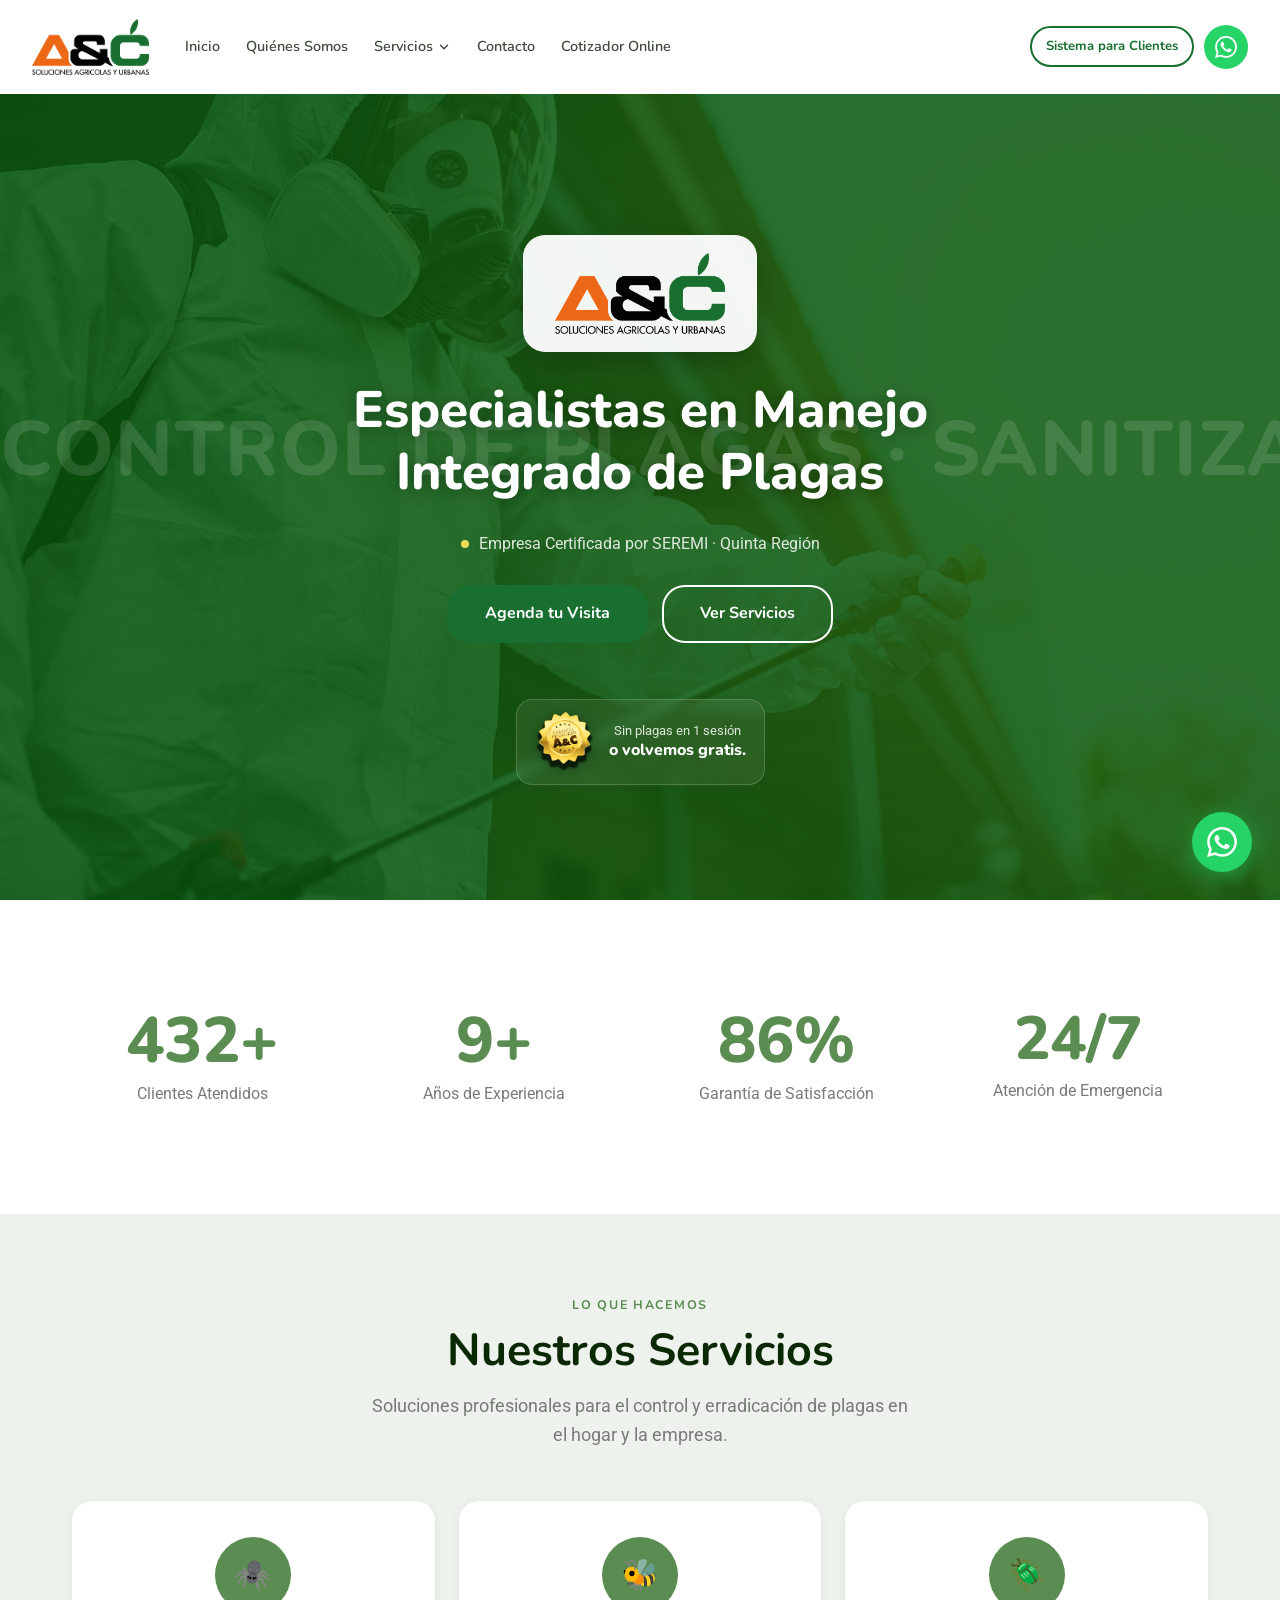
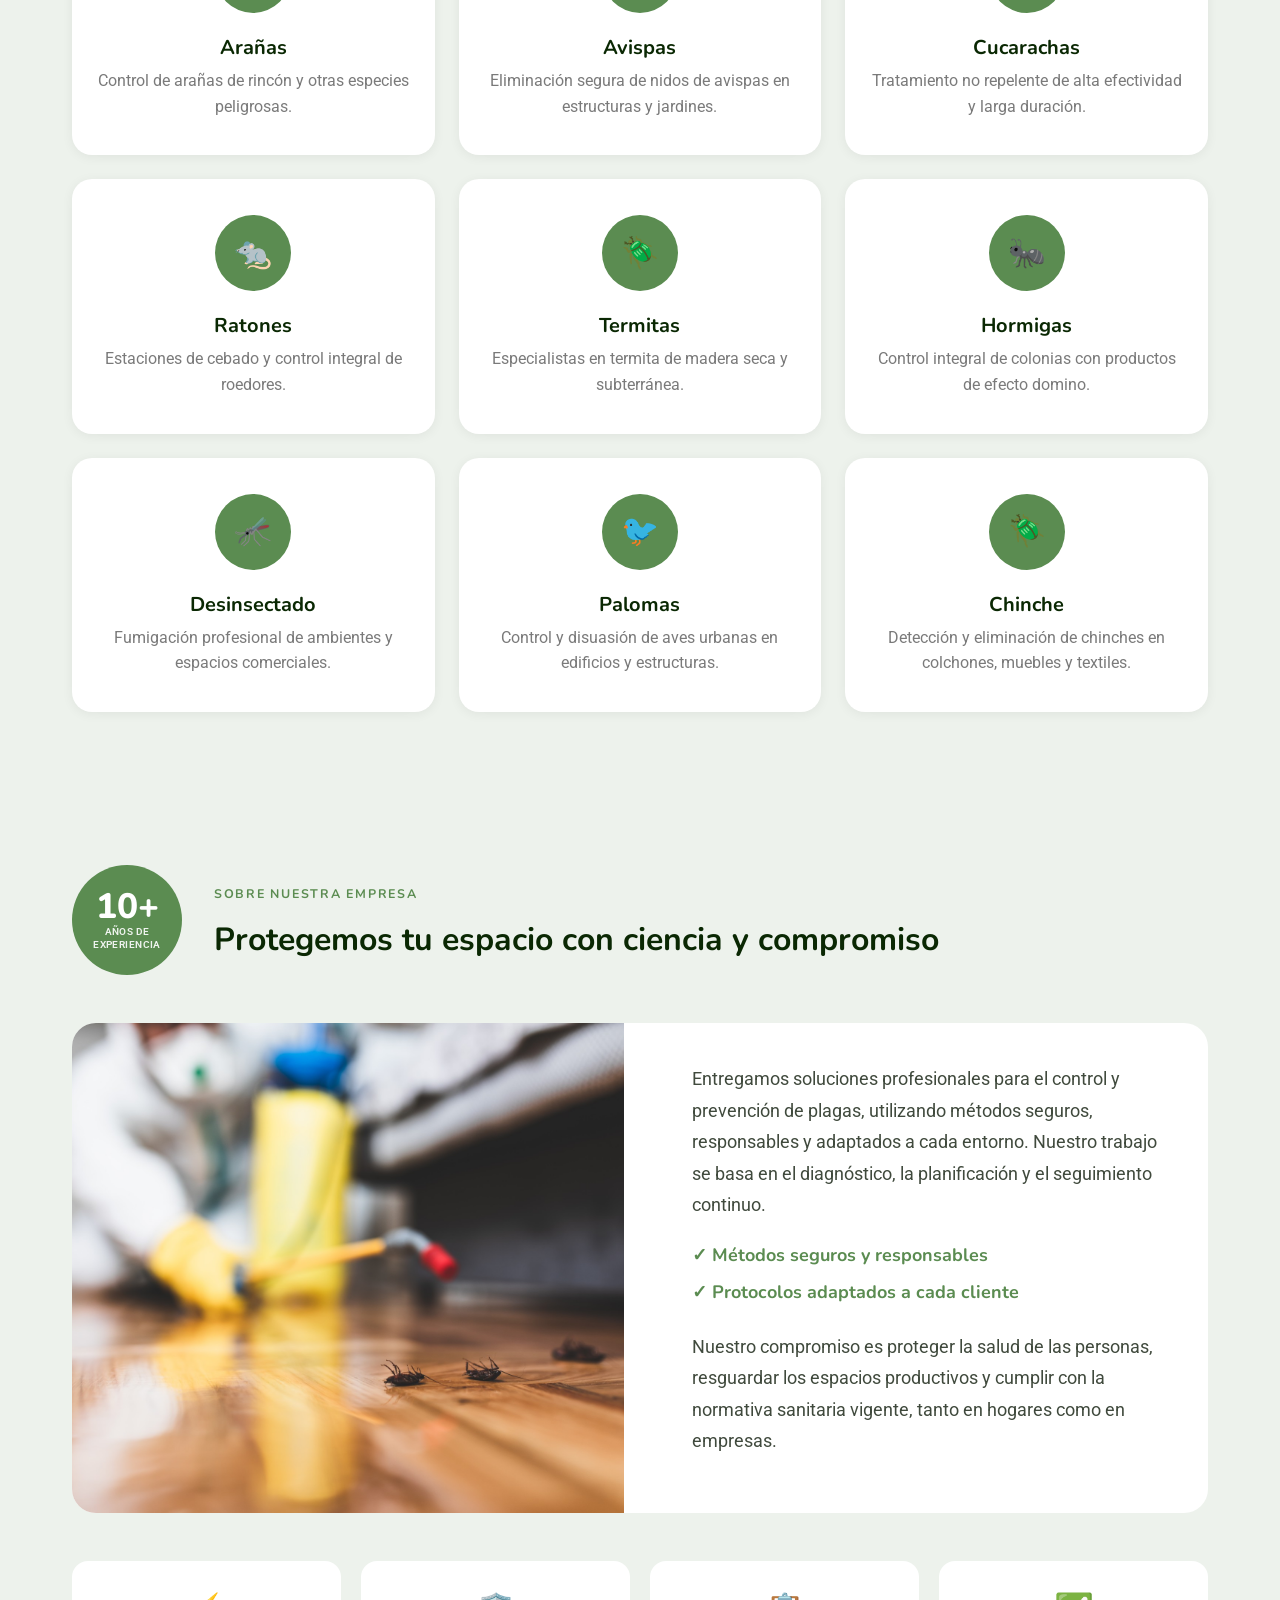
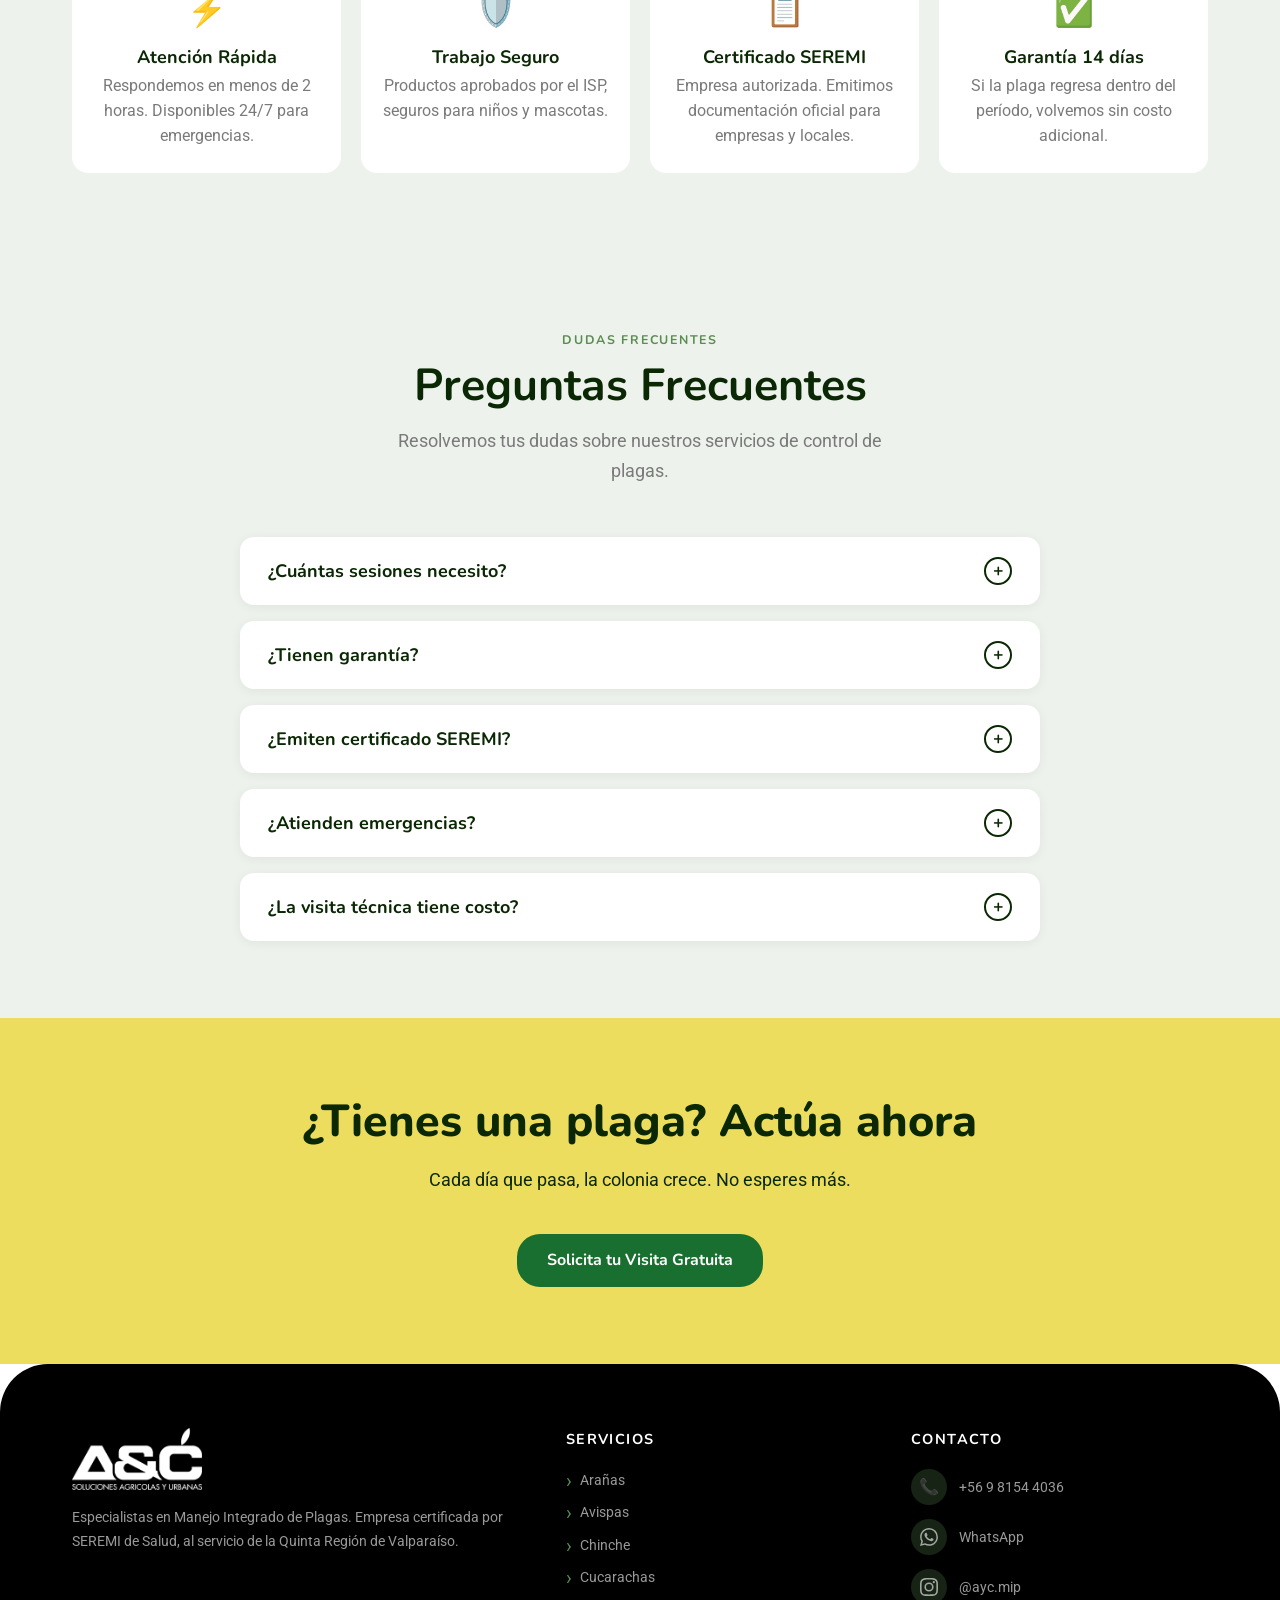
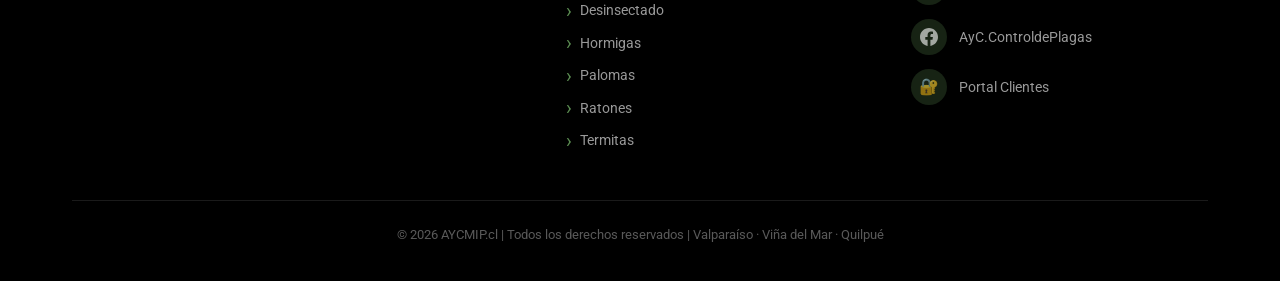
<file: site-2-aycmip/index.html>
<!DOCTYPE html>
<html lang="es">
<head>
  <meta charset="UTF-8" />
  <meta name="viewport" content="width=device-width, initial-scale=1.0" />
  <meta name="description" content="Empresa certificada por SEREMI. Especialistas en control de cucarachas, ratones, termitas, arañas, chinches y más. Diagnóstico gratuito. Garantía 14 días. Quinta Región." />
  <title>AYC MiP | Control de Plagas Certificado — Valparaíso, Viña del Mar y Quilpué</title>

  <!-- Google Fonts -->
  <link rel="preconnect" href="https://fonts.googleapis.com" />
  <link rel="preconnect" href="https://fonts.gstatic.com" crossorigin />
  <link href="https://fonts.googleapis.com/css2?family=Nunito:wght@400;600;700;800&family=Roboto:wght@400;500;600&family=Roboto+Slab:wght@400;700&display=swap" rel="stylesheet" />

  <link rel="stylesheet" href="css/styles.css" />
</head>
<body>

  <!-- ============================================================
       NAVBAR
       ============================================================ -->
  <nav class="navbar" id="navbar" aria-label="Navegación principal">
    <div class="navbar__inner">

      <!-- Logo -->
      <a href="index.html" class="navbar__logo" aria-label="AYC MiP — Inicio">
        <img src="img/Logo_ayc@4x-3.png" alt="AYC MiP — Control de Plagas" />
      </a>

      <!-- Desktop Navigation -->
      <ul class="navbar__nav" role="list">
        <li><a href="index.html">Inicio</a></li>
        <li><a href="#quienes-somos">Quiénes Somos</a></li>

        <!-- Servicios Dropdown -->
        <li class="nav-dropdown">
          <span class="nav-link nav-dropdown__trigger" role="button" tabindex="0" aria-haspopup="true" aria-expanded="false">
            Servicios
            <svg class="chevron" viewBox="0 0 24 24" fill="none" stroke="currentColor" stroke-width="2.5" stroke-linecap="round" stroke-linejoin="round" aria-hidden="true">
              <polyline points="6 9 12 15 18 9"></polyline>
            </svg>
          </span>
          <div class="nav-dropdown__menu" role="menu">
            <a href="aranas/" role="menuitem">🕷️ Arañas</a>
            <a href="avispas/" role="menuitem">🐝 Avispas</a>
            <a href="chinche/" role="menuitem">🪲 Chinche</a>
            <a href="cucarachas/" role="menuitem">🪲 Cucarachas</a>
            <a href="desinsectado/" role="menuitem">🦟 Desinsectado</a>
            <a href="hormigas/" role="menuitem">🐜 Hormigas</a>
            <a href="palomas/" role="menuitem">🐦 Palomas</a>
            <a href="ratones/" role="menuitem">🐀 Ratones</a>
            <a href="termitas/" role="menuitem">🛡️ Termitas</a>
          </div>
        </li>

        <li><a href="#contacto">Contacto</a></li>
        <li><a href="#cotizador">Cotizador Online</a></li>
      </ul>

      <!-- Actions -->
      <div class="navbar__actions">
        <a href="https://sistema.centralmip.com/login" target="_blank" rel="noopener" class="navbar__cliente-link">
          Sistema para Clientes
        </a>
        <a href="https://wa.me/56981544036?text=Hola%2C%20me%20comunico%20desde%20su%20sitio%20web" target="_blank" rel="noopener" class="navbar__wa-btn" aria-label="Escribir por WhatsApp">
          <svg viewBox="0 0 24 24" aria-hidden="true">
            <path d="M17.472 14.382c-.297-.149-1.758-.867-2.03-.967-.273-.099-.471-.148-.67.15-.197.297-.767.966-.94 1.164-.173.199-.347.223-.644.075-.297-.15-1.255-.463-2.39-1.475-.883-.788-1.48-1.761-1.653-2.059-.173-.297-.018-.458.13-.606.134-.133.298-.347.446-.52.149-.174.198-.298.298-.497.099-.198.05-.371-.025-.52-.075-.149-.669-1.612-.916-2.207-.242-.579-.487-.5-.669-.51-.173-.008-.371-.01-.57-.01-.198 0-.52.074-.792.372-.272.297-1.04 1.016-1.04 2.479 0 1.462 1.065 2.875 1.213 3.074.149.198 2.096 3.2 5.077 4.487.709.306 1.262.489 1.694.625.712.227 1.36.195 1.871.118.571-.085 1.758-.719 2.006-1.413.248-.694.248-1.289.173-1.413-.074-.124-.272-.198-.57-.347m-5.421 7.403h-.004a9.87 9.87 0 01-5.031-1.378l-.361-.214-3.741.982.998-3.648-.235-.374a9.86 9.86 0 01-1.51-5.26c.001-5.45 4.436-9.884 9.888-9.884 2.64 0 5.122 1.03 6.988 2.898a9.825 9.825 0 012.893 6.994c-.003 5.45-4.437 9.884-9.885 9.884m8.413-18.297A11.815 11.815 0 0012.05 0C5.495 0 .16 5.335.157 11.892c0 2.096.547 4.142 1.588 5.945L.057 24l6.305-1.654a11.882 11.882 0 005.683 1.448h.005c6.554 0 11.89-5.335 11.893-11.893a11.821 11.821 0 00-3.48-8.413z"/>
          </svg>
        </a>
      </div>

      <!-- Hamburger -->
      <button class="hamburger" id="hamburger" aria-label="Abrir menú" aria-expanded="false" aria-controls="mobile-drawer">
        <span></span>
        <span></span>
        <span></span>
      </button>

    </div>
  </nav>

  <!-- ============================================================
       MOBILE DRAWER
       ============================================================ -->
  <div class="mobile-drawer" id="mobile-drawer" role="dialog" aria-modal="true" aria-label="Menú de navegación">
    <div class="mobile-drawer__overlay" aria-hidden="true"></div>
    <div class="mobile-drawer__panel">
      <div class="mobile-drawer__close">
        <button class="mobile-drawer__close-btn" aria-label="Cerrar menú">✕</button>
      </div>

      <nav class="mobile-drawer__nav" aria-label="Menú móvil">
        <a href="index.html">Inicio</a>
        <a href="#quienes-somos">Quiénes Somos</a>

        <!-- Mobile Dropdown -->
        <div>
          <div class="mob-dropdown-trigger" role="button" tabindex="0" aria-expanded="false">
            Servicios
            <svg class="mob-chevron" viewBox="0 0 24 24" stroke-width="2.5" stroke-linecap="round" stroke-linejoin="round" aria-hidden="true">
              <polyline points="6 9 12 15 18 9"></polyline>
            </svg>
          </div>
          <div class="mob-dropdown-content">
            <a href="aranas/">🕷️ Arañas</a>
            <a href="avispas/">🐝 Avispas</a>
            <a href="chinche/">🪲 Chinche</a>
            <a href="cucarachas/">🪲 Cucarachas</a>
            <a href="desinsectado/">🦟 Desinsectado</a>
            <a href="hormigas/">🐜 Hormigas</a>
            <a href="palomas/">🐦 Palomas</a>
            <a href="ratones/">🐀 Ratones</a>
            <a href="termitas/">🛡️ Termitas</a>
          </div>
        </div>

        <a href="#contacto">Contacto</a>
        <a href="#cotizador">Cotizador Online</a>
      </nav>

      <div class="mobile-drawer__actions">
        <a href="https://sistema.centralmip.com/login" target="_blank" rel="noopener" class="btn btn-green">
          Sistema para Clientes
        </a>
        <a href="https://wa.me/56981544036?text=Hola%2C%20me%20comunico%20desde%20su%20sitio%20web" target="_blank" rel="noopener" class="btn btn-whatsapp">
          <svg viewBox="0 0 24 24" fill="currentColor" width="18" height="18" aria-hidden="true">
            <path d="M17.472 14.382c-.297-.149-1.758-.867-2.03-.967-.273-.099-.471-.148-.67.15-.197.297-.767.966-.94 1.164-.173.199-.347.223-.644.075-.297-.15-1.255-.463-2.39-1.475-.883-.788-1.48-1.761-1.653-2.059-.173-.297-.018-.458.13-.606.134-.133.298-.347.446-.52.149-.174.198-.298.298-.497.099-.198.05-.371-.025-.52-.075-.149-.669-1.612-.916-2.207-.242-.579-.487-.5-.669-.51-.173-.008-.371-.01-.57-.01-.198 0-.52.074-.792.372-.272.297-1.04 1.016-1.04 2.479 0 1.462 1.065 2.875 1.213 3.074.149.198 2.096 3.2 5.077 4.487.709.306 1.262.489 1.694.625.712.227 1.36.195 1.871.118.571-.085 1.758-.719 2.006-1.413.248-.694.248-1.289.173-1.413-.074-.124-.272-.198-.57-.347m-5.421 7.403h-.004a9.87 9.87 0 01-5.031-1.378l-.361-.214-3.741.982.998-3.648-.235-.374a9.86 9.86 0 01-1.51-5.26c.001-5.45 4.436-9.884 9.888-9.884 2.64 0 5.122 1.03 6.988 2.898a9.825 9.825 0 012.893 6.994c-.003 5.45-4.437 9.884-9.885 9.884m8.413-18.297A11.815 11.815 0 0012.05 0C5.495 0 .16 5.335.157 11.892c0 2.096.547 4.142 1.588 5.945L.057 24l6.305-1.654a11.882 11.882 0 005.683 1.448h.005c6.554 0 11.89-5.335 11.893-11.893a11.821 11.821 0 00-3.48-8.413z"/>
          </svg>
          WhatsApp
        </a>
      </div>
    </div>
  </div>

  <!-- ============================================================
       HERO
       ============================================================ -->
  <section class="hero" aria-label="Sección principal">
    <div class="hero__bg" aria-hidden="true"></div>

    <!-- Marquee -->
    <div class="hero__marquee-wrapper" aria-hidden="true">
      <div class="hero__marquee-track">
        <span class="hero__marquee-text">CONTROL DE PLAGAS · SANITIZACIÓN · SOLUCIONES AGRÍCOLAS · MANEJO INTEGRADO · A&amp;C MiP · </span>
        <span class="hero__marquee-text">CONTROL DE PLAGAS · SANITIZACIÓN · SOLUCIONES AGRÍCOLAS · MANEJO INTEGRADO · A&amp;C MiP · </span>
        <span class="hero__marquee-text">CONTROL DE PLAGAS · SANITIZACIÓN · SOLUCIONES AGRÍCOLAS · MANEJO INTEGRADO · A&amp;C MiP · </span>
        <span class="hero__marquee-text">CONTROL DE PLAGAS · SANITIZACIÓN · SOLUCIONES AGRÍCOLAS · MANEJO INTEGRADO · A&amp;C MiP · </span>
      </div>
    </div>

    <!-- Foreground -->
    <div class="hero__content">
      <div class="hero__logo-badge">
        <img src="img/Logo_ayc@4x-3.png" alt="AYC MiP" />
      </div>

      <h1 class="hero__title">Especialistas en Manejo Integrado de Plagas</h1>

      <p class="hero__subtitle">
        <span class="hero__subtitle-dot" aria-hidden="true"></span>
        Empresa Certificada por SEREMI · Quinta Región
      </p>

      <div class="hero__buttons">
        <a href="https://wa.me/56981544036?text=Hola%2C%20me%20comunico%20desde%20su%20sitio%20web" target="_blank" rel="noopener" class="btn btn-green">
          Agenda tu Visita
        </a>
        <a href="#servicios" class="btn btn-outline-white">
          Ver Servicios
        </a>
      </div>

      <div class="hero__guarantee">
        <img src="img/Calidad-AyC.png" alt="Sello de Calidad AYC MiP" class="hero__guarantee-seal" />
        <div class="hero__guarantee-text">
          <span>Sin plagas en 1 sesión</span>
          <strong>o volvemos gratis.</strong>
        </div>
      </div>
    </div>
  </section>

  <!-- ============================================================
       COUNTERS
       ============================================================ -->
  <section class="counters" aria-label="Estadísticas">
    <div class="container">
      <div class="counters__grid stagger-children">

        <div class="counter-item">
          <span class="counter-item__number" data-count="500" data-suffix="+">0</span>
          <span class="counter-item__label">Clientes Atendidos</span>
        </div>

        <div class="counter-item">
          <span class="counter-item__number" data-count="10" data-suffix="+">0</span>
          <span class="counter-item__label">Años de Experiencia</span>
        </div>

        <div class="counter-item">
          <span class="counter-item__number" data-count="100" data-suffix="%">0</span>
          <span class="counter-item__label">Garantía de Satisfacción</span>
        </div>

        <div class="counter-item">
          <span class="counter-item__number" style="font-size:clamp(2rem,5vw,3.8rem);">24/7</span>
          <span class="counter-item__label">Atención de Emergencia</span>
        </div>

      </div>
    </div>
  </section>

  <!-- ============================================================
       SERVICES
       ============================================================ -->
  <section class="services" id="servicios" aria-labelledby="services-title">
    <div class="container">
      <div class="section-header fade-in">
        <span class="section-tag">Lo que hacemos</span>
        <h2 id="services-title">Nuestros Servicios</h2>
        <p>Soluciones profesionales para el control y erradicación de plagas en el hogar y la empresa.</p>
      </div>

      <div class="services__grid stagger-children">

        <a href="aranas/" class="service-card">
          <div class="service-card__icon" aria-hidden="true">🕷️</div>
          <h3 class="service-card__title">Arañas</h3>
          <p class="service-card__desc">Control de arañas de rincón y otras especies peligrosas.</p>
        </a>

        <a href="avispas/" class="service-card">
          <div class="service-card__icon" aria-hidden="true">🐝</div>
          <h3 class="service-card__title">Avispas</h3>
          <p class="service-card__desc">Eliminación segura de nidos de avispas en estructuras y jardines.</p>
        </a>

        <a href="cucarachas/" class="service-card">
          <div class="service-card__icon" aria-hidden="true">🪲</div>
          <h3 class="service-card__title">Cucarachas</h3>
          <p class="service-card__desc">Tratamiento no repelente de alta efectividad y larga duración.</p>
        </a>

        <a href="ratones/" class="service-card">
          <div class="service-card__icon" aria-hidden="true">🐀</div>
          <h3 class="service-card__title">Ratones</h3>
          <p class="service-card__desc">Estaciones de cebado y control integral de roedores.</p>
        </a>

        <a href="termitas/" class="service-card">
          <div class="service-card__icon" aria-hidden="true">🪲</div>
          <h3 class="service-card__title">Termitas</h3>
          <p class="service-card__desc">Especialistas en termita de madera seca y subterránea.</p>
        </a>

        <a href="hormigas/" class="service-card">
          <div class="service-card__icon" aria-hidden="true">🐜</div>
          <h3 class="service-card__title">Hormigas</h3>
          <p class="service-card__desc">Control integral de colonias con productos de efecto domino.</p>
        </a>

        <a href="desinsectado/" class="service-card">
          <div class="service-card__icon" aria-hidden="true">🦟</div>
          <h3 class="service-card__title">Desinsectado</h3>
          <p class="service-card__desc">Fumigación profesional de ambientes y espacios comerciales.</p>
        </a>

        <a href="palomas/" class="service-card">
          <div class="service-card__icon" aria-hidden="true">🐦</div>
          <h3 class="service-card__title">Palomas</h3>
          <p class="service-card__desc">Control y disuasión de aves urbanas en edificios y estructuras.</p>
        </a>

        <a href="chinche/" class="service-card">
          <div class="service-card__icon" aria-hidden="true">🪲</div>
          <h3 class="service-card__title">Chinche</h3>
          <p class="service-card__desc">Detección y eliminación de chinches en colchones, muebles y textiles.</p>
        </a>

      </div>
    </div>
  </section>

  <!-- ============================================================
       QUIÉNES SOMOS
       ============================================================ -->
  <section class="about" id="quienes-somos" aria-labelledby="about-title">
    <div class="container">

      <!-- Header: badge + heading -->
      <div class="about__header fade-in">
        <div class="about__badge">
          <span class="about__years">10+</span>
          <span class="about__years-label">años de<br>experiencia</span>
        </div>
        <div class="about__tagblock">
          <span class="section-tag">Sobre nuestra empresa</span>
          <h2 id="about-title">Protegemos tu espacio con ciencia y compromiso</h2>
        </div>
      </div>

      <!-- Photo + text -->
      <div class="about__feature fade-in">
        <div class="about__feature-img">
          <img src="img/breadcrumb_controlplagas.jpg" alt="Técnicos AYC MiP en trabajo de campo" loading="lazy" />
        </div>
        <div class="about__feature-body">
          <p>Entregamos soluciones profesionales para el control y prevención de plagas, utilizando métodos seguros, responsables y adaptados a cada entorno. Nuestro trabajo se basa en el diagnóstico, la planificación y el seguimiento continuo.</p>
          <ul class="about__feature-list">
            <li>✓ Métodos seguros y responsables</li>
            <li>✓ Protocolos adaptados a cada cliente</li>
          </ul>
          <p>Nuestro compromiso es proteger la salud de las personas, resguardar los espacios productivos y cumplir con la normativa sanitaria vigente, tanto en hogares como en empresas.</p>
        </div>
      </div>

      <!-- Pillars -->
      <div class="about__pillars stagger-children">
        <div class="about__pillar">
          <div class="about__pillar-icon">⚡</div>
          <h4>Atención Rápida</h4>
          <p>Respondemos en menos de 2 horas. Disponibles 24/7 para emergencias.</p>
        </div>
        <div class="about__pillar">
          <div class="about__pillar-icon">🛡️</div>
          <h4>Trabajo Seguro</h4>
          <p>Productos aprobados por el ISP, seguros para niños y mascotas.</p>
        </div>
        <div class="about__pillar">
          <div class="about__pillar-icon">📋</div>
          <h4>Certificado SEREMI</h4>
          <p>Empresa autorizada. Emitimos documentación oficial para empresas y locales.</p>
        </div>
        <div class="about__pillar">
          <div class="about__pillar-icon">✅</div>
          <h4>Garantía 14 días</h4>
          <p>Si la plaga regresa dentro del período, volvemos sin costo adicional.</p>
        </div>
      </div>

    </div>
  </section>

  <!-- ============================================================
       FAQ ACCORDION
       ============================================================ -->
  <section class="faq" id="faq" aria-labelledby="faq-title">
    <div class="container">
      <div class="section-header fade-in">
        <span class="section-tag">Dudas frecuentes</span>
        <h2 id="faq-title">Preguntas Frecuentes</h2>
        <p>Resolvemos tus dudas sobre nuestros servicios de control de plagas.</p>
      </div>

      <div class="faq__list fade-in" role="list">

        <div class="faq-item" role="listitem">
          <button class="faq-item__header" aria-expanded="false">
            ¿Cuántas sesiones necesito?
            <span class="faq-item__icon" aria-hidden="true">+</span>
          </button>
          <div class="faq-item__body">
            <div class="faq-item__body-inner">
              Una sola sesión es suficiente con nuestros insecticidas no repelentes de última generación. El producto actúa de forma continua durante días, eliminando toda la colonia.
            </div>
          </div>
        </div>

        <div class="faq-item" role="listitem">
          <button class="faq-item__header" aria-expanded="false">
            ¿Tienen garantía?
            <span class="faq-item__icon" aria-hidden="true">+</span>
          </button>
          <div class="faq-item__body">
            <div class="faq-item__body-inner">
              Sí, ofrecemos una garantía de 14 días. Si la plaga regresa dentro del período de garantía, volvemos a tratar sin costo adicional.
            </div>
          </div>
        </div>

        <div class="faq-item" role="listitem">
          <button class="faq-item__header" aria-expanded="false">
            ¿Emiten certificado SEREMI?
            <span class="faq-item__icon" aria-hidden="true">+</span>
          </button>
          <div class="faq-item__body">
            <div class="faq-item__body-inner">
              Sí, somos empresa certificada por SEREMI. Emitimos certificados oficiales requeridos por locales comerciales, restaurantes, empresas e instituciones.
            </div>
          </div>
        </div>

        <div class="faq-item" role="listitem">
          <button class="faq-item__header" aria-expanded="false">
            ¿Atienden emergencias?
            <span class="faq-item__icon" aria-hidden="true">+</span>
          </button>
          <div class="faq-item__body">
            <div class="faq-item__body-inner">
              Sí, atendemos emergencias las 24 horas, todos los días del año. Contáctanos por WhatsApp para una respuesta rápida.
            </div>
          </div>
        </div>

        <div class="faq-item" role="listitem">
          <button class="faq-item__header" aria-expanded="false">
            ¿La visita técnica tiene costo?
            <span class="faq-item__icon" aria-hidden="true">+</span>
          </button>
          <div class="faq-item__body">
            <div class="faq-item__body-inner">
              No, la visita técnica de diagnóstico es completamente gratuita. Evaluamos tu caso sin compromiso y te entregamos un presupuesto detallado.
            </div>
          </div>
        </div>

      </div>
    </div>
  </section>

  <!-- ============================================================
       CTA SECTION
       ============================================================ -->
  <section class="cta-section" id="cotizador" aria-labelledby="cta-title">
    <div class="container">
      <h2 id="cta-title" class="fade-in">¿Tienes una plaga? Actúa ahora</h2>
      <p class="fade-in">Cada día que pasa, la colonia crece. No esperes más.</p>
      <a href="https://wa.me/56981544036?text=Hola%2C%20me%20comunico%20desde%20su%20sitio%20web" target="_blank" rel="noopener" class="btn btn-green fade-in">
        Solicita tu Visita Gratuita
      </a>
    </div>
  </section>

  <!-- ============================================================
       FOOTER
       ============================================================ -->
  <footer class="footer" id="contacto" aria-label="Pie de página">
    <div class="container">
      <div class="footer__grid">

        <!-- Brand -->
        <div class="footer__brand">
          <img src="img/logo_ayc_blanco@4x.png" alt="AYC MiP" class="footer__brand-logo" />
          <p>Especialistas en Manejo Integrado de Plagas. Empresa certificada por SEREMI de Salud, al servicio de la Quinta Región de Valparaíso.</p>
        </div>

        <!-- Quick Links -->
        <div>
          <p class="footer__col-title">Servicios</p>
                    <ul class="footer__links" role="list">
            <li><a href="aranas/">Arañas</a></li>
            <li><a href="avispas/">Avispas</a></li>
            <li><a href="chinche/">Chinche</a></li>
            <li><a href="cucarachas/">Cucarachas</a></li>
            <li><a href="desinsectado/">Desinsectado</a></li>
            <li><a href="hormigas/">Hormigas</a></li>
            <li><a href="palomas/">Palomas</a></li>
            <li><a href="ratones/">Ratones</a></li>
            <li><a href="termitas/">Termitas</a></li>
          </ul>
        </div>

        <!-- Contact -->
        <div>
          <p class="footer__col-title">Contacto</p>
          <ul class="footer__contact-list" role="list">
            <li>
              <a href="tel:+56981544036" class="footer__contact-item">
                <span class="footer__contact-icon" aria-hidden="true">📞</span>
                +56 9 8154 4036
              </a>
            </li>
            <li>
              <a href="https://wa.me/56981544036?text=Hola%2C%20me%20comunico%20desde%20su%20sitio%20web" target="_blank" rel="noopener" class="footer__contact-item">
                <span class="footer__contact-icon" aria-hidden="true"><svg xmlns="http://www.w3.org/2000/svg" viewBox="0 0 24 24" fill="currentColor" width="18" height="18"><path d="M17.472 14.382c-.297-.149-1.758-.867-2.03-.967-.273-.099-.471-.148-.67.15-.197.297-.767.966-.94 1.164-.173.199-.347.223-.644.075-.297-.15-1.255-.463-2.39-1.475-.883-.788-1.48-1.761-1.653-2.059-.173-.297-.018-.458.13-.606.134-.133.298-.347.446-.52.149-.174.198-.298.298-.497.099-.198.05-.371-.025-.52-.075-.149-.669-1.612-.916-2.207-.242-.579-.487-.5-.669-.51-.173-.008-.371-.01-.57-.01-.198 0-.52.074-.792.372-.272.297-1.04 1.016-1.04 2.479 0 1.462 1.065 2.875 1.213 3.074.149.198 2.096 3.2 5.077 4.487.709.306 1.262.489 1.694.625.712.227 1.36.195 1.871.118.571-.085 1.758-.719 2.006-1.413.248-.694.248-1.289.173-1.413-.074-.124-.272-.198-.57-.347m-5.421 7.403h-.004a9.87 9.87 0 01-5.031-1.378l-.361-.214-3.741.982.998-3.648-.235-.374a9.86 9.86 0 01-1.51-5.26c.001-5.45 4.436-9.884 9.888-9.884 2.64 0 5.122 1.03 6.988 2.898a9.825 9.825 0 012.893 6.994c-.003 5.45-4.437 9.884-9.885 9.884m8.413-18.297A11.815 11.815 0 0012.05 0C5.495 0 .16 5.335.157 11.892c0 2.096.547 4.142 1.588 5.945L.057 24l6.305-1.654a11.882 11.882 0 005.683 1.448h.005c6.554 0 11.89-5.335 11.893-11.893a11.821 11.821 0 00-3.48-8.413z"/></svg></span>
                WhatsApp
              </a>
            </li>
            <li>
              <a href="https://www.instagram.com/ayc.mip" target="_blank" rel="noopener" class="footer__contact-item">
                <span class="footer__contact-icon" aria-hidden="true"><svg xmlns="http://www.w3.org/2000/svg" viewBox="0 0 24 24" fill="currentColor" width="18" height="18"><path d="M12 2.163c3.204 0 3.584.012 4.85.07 3.252.148 4.771 1.691 4.919 4.919.058 1.265.069 1.645.069 4.849 0 3.205-.012 3.584-.069 4.849-.149 3.225-1.664 4.771-4.919 4.919-1.266.058-1.644.07-4.85.07-3.204 0-3.584-.012-4.849-.07-3.26-.149-4.771-1.699-4.919-4.92-.058-1.265-.07-1.644-.07-4.849 0-3.204.013-3.583.07-4.849.149-3.227 1.664-4.771 4.919-4.919 1.266-.057 1.645-.069 4.849-.069zM12 0C8.741 0 8.333.014 7.053.072 2.695.272.273 2.69.073 7.052.014 8.333 0 8.741 0 12c0 3.259.014 3.668.072 4.948.2 4.358 2.618 6.78 6.98 6.98C8.333 23.986 8.741 24 12 24c3.259 0 3.668-.014 4.948-.072 4.354-.2 6.782-2.618 6.979-6.98.059-1.28.073-1.689.073-4.948 0-3.259-.014-3.667-.072-4.947-.196-4.354-2.617-6.78-6.979-6.98C15.668.014 15.259 0 12 0zm0 5.838a6.162 6.162 0 100 12.324 6.162 6.162 0 000-12.324zM12 16a4 4 0 110-8 4 4 0 010 8zm6.406-11.845a1.44 1.44 0 100 2.881 1.44 1.44 0 000-2.881z"/></svg></span>
                @ayc.mip
              </a>
            </li>
            <li>
              <a href="https://www.facebook.com/AyC.ControldePlagas" target="_blank" rel="noopener" class="footer__contact-item">
                <span class="footer__contact-icon" aria-hidden="true"><svg xmlns="http://www.w3.org/2000/svg" viewBox="0 0 24 24" fill="currentColor" width="18" height="18"><path d="M24 12.073c0-6.627-5.373-12-12-12s-12 5.373-12 12c0 5.99 4.388 10.954 10.125 11.854v-8.385H7.078v-3.47h3.047V9.43c0-3.007 1.792-4.669 4.533-4.669 1.312 0 2.686.235 2.686.235v2.953H15.83c-1.491 0-1.956.925-1.956 1.874v2.25h3.328l-.532 3.47h-2.796v8.385C19.612 23.027 24 18.062 24 12.073z"/></svg></span>
                AyC.ControldePlagas
              </a>
            </li>
            <li>
              <a href="https://sistema.centralmip.com/login" target="_blank" rel="noopener" class="footer__contact-item">
                <span class="footer__contact-icon" aria-hidden="true">🔐</span>
                Portal Clientes
              </a>
            </li>
          </ul>
        </div>

      </div>

      <div class="footer__bottom">
        <p>© 2026 AYCMIP.cl | Todos los derechos reservados | Valparaíso · Viña del Mar · Quilpué</p>
      </div>
    </div>
  </footer>

  <!-- ============================================================
       FLOATING WHATSAPP FAB
       ============================================================ -->
  <a href="https://wa.me/56981544036?text=Hola%2C%20me%20comunico%20desde%20su%20sitio%20web"
     target="_blank"
     rel="noopener"
     class="wa-fab"
     aria-label="Contactar por WhatsApp">
    <svg viewBox="0 0 24 24" aria-hidden="true">
      <path d="M17.472 14.382c-.297-.149-1.758-.867-2.03-.967-.273-.099-.471-.148-.67.15-.197.297-.767.966-.94 1.164-.173.199-.347.223-.644.075-.297-.15-1.255-.463-2.39-1.475-.883-.788-1.48-1.761-1.653-2.059-.173-.297-.018-.458.13-.606.134-.133.298-.347.446-.52.149-.174.198-.298.298-.497.099-.198.05-.371-.025-.52-.075-.149-.669-1.612-.916-2.207-.242-.579-.487-.5-.669-.51-.173-.008-.371-.01-.57-.01-.198 0-.52.074-.792.372-.272.297-1.04 1.016-1.04 2.479 0 1.462 1.065 2.875 1.213 3.074.149.198 2.096 3.2 5.077 4.487.709.306 1.262.489 1.694.625.712.227 1.36.195 1.871.118.571-.085 1.758-.719 2.006-1.413.248-.694.248-1.289.173-1.413-.074-.124-.272-.198-.57-.347m-5.421 7.403h-.004a9.87 9.87 0 01-5.031-1.378l-.361-.214-3.741.982.998-3.648-.235-.374a9.86 9.86 0 01-1.51-5.26c.001-5.45 4.436-9.884 9.888-9.884 2.64 0 5.122 1.03 6.988 2.898a9.825 9.825 0 012.893 6.994c-.003 5.45-4.437 9.884-9.885 9.884m8.413-18.297A11.815 11.815 0 0012.05 0C5.495 0 .16 5.335.157 11.892c0 2.096.547 4.142 1.588 5.945L.057 24l6.305-1.654a11.882 11.882 0 005.683 1.448h.005c6.554 0 11.89-5.335 11.893-11.893a11.821 11.821 0 00-3.48-8.413z"/>
    </svg>
  </a>

  <script src="js/main.js"></script>
</body>
</html>
</file>
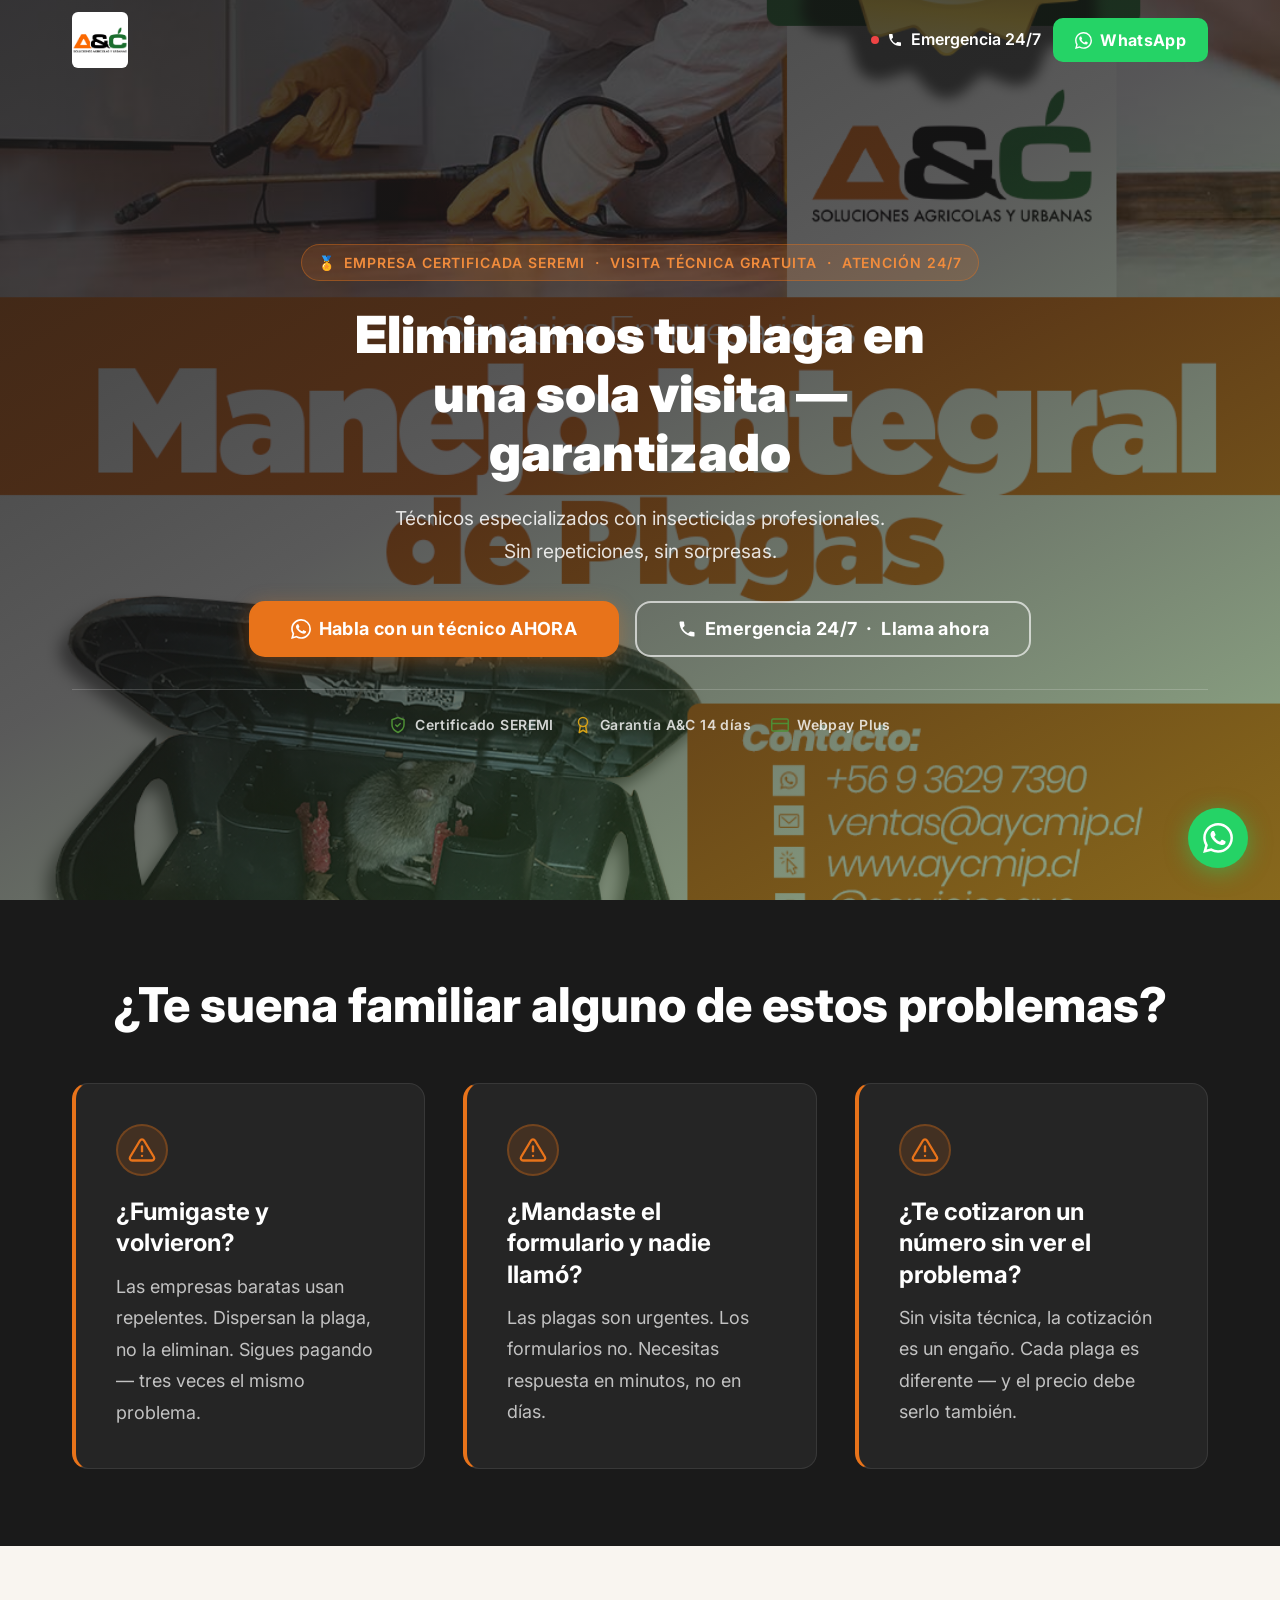
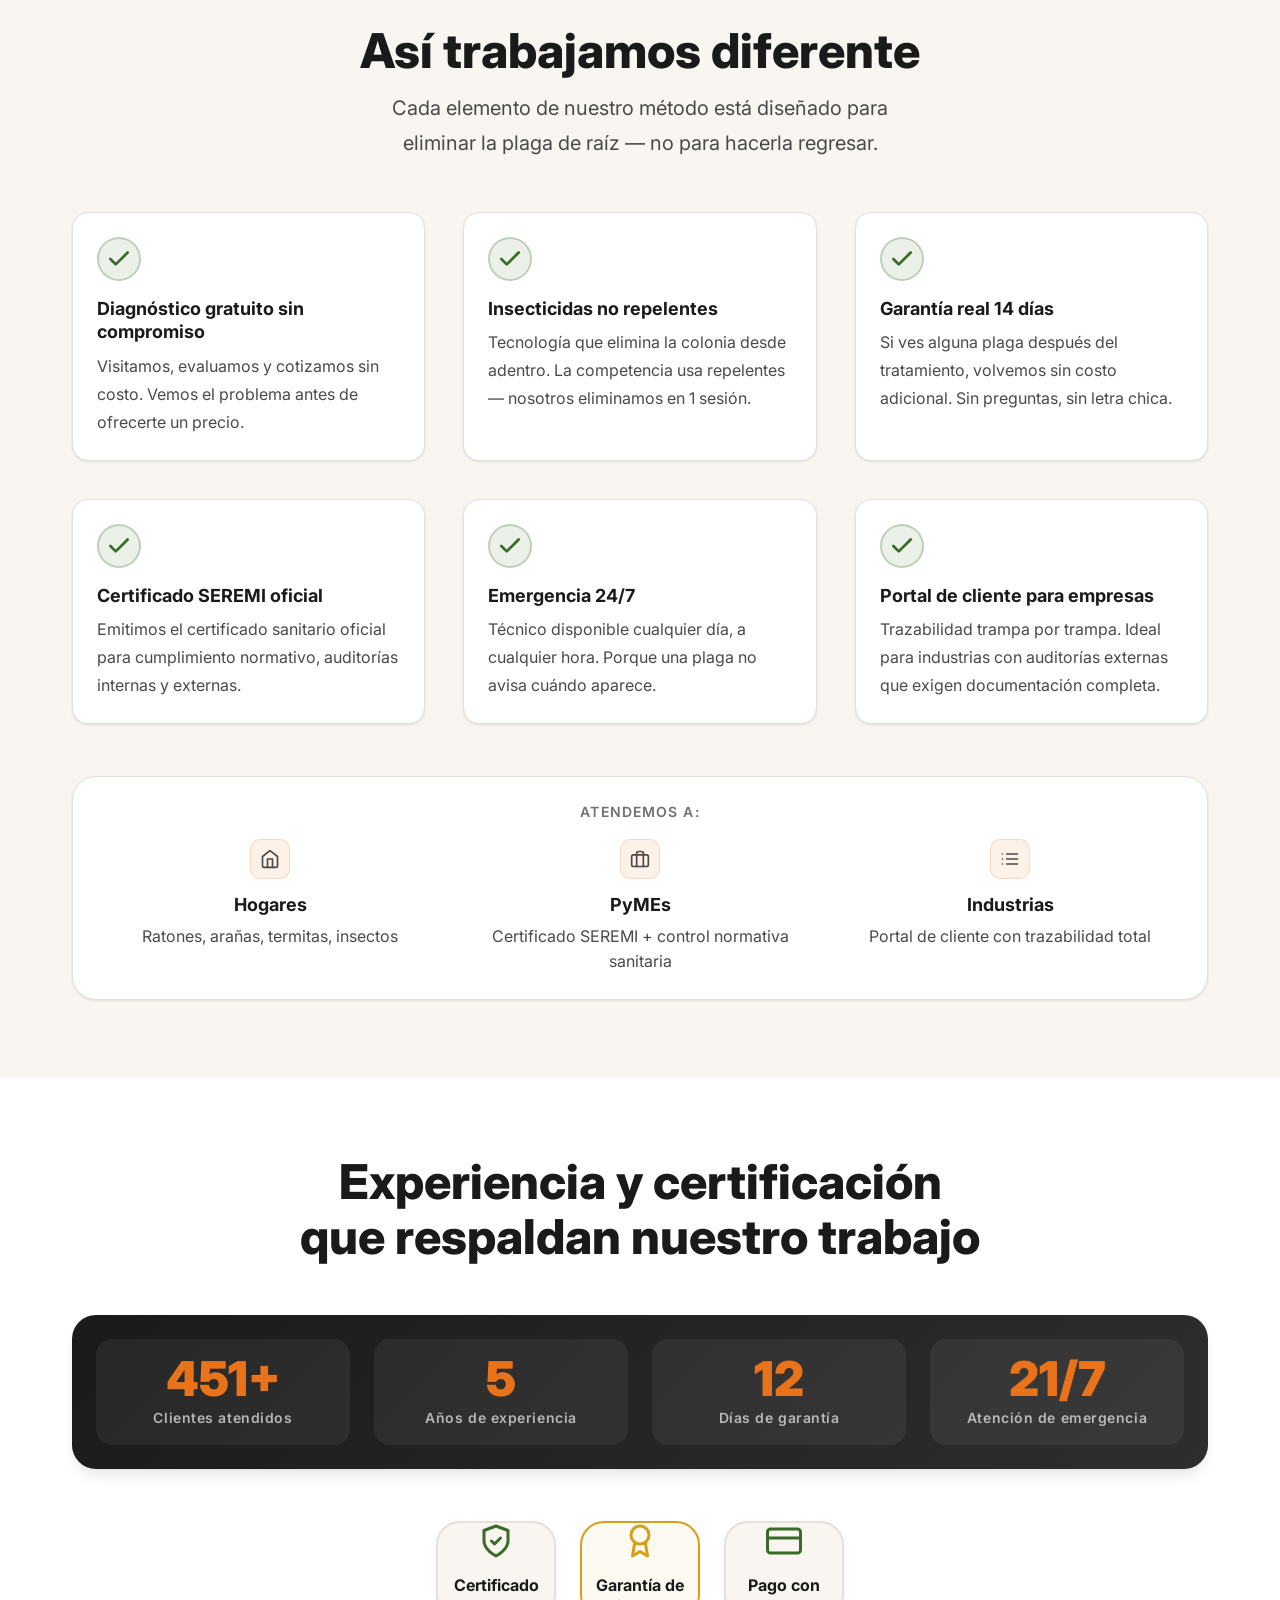
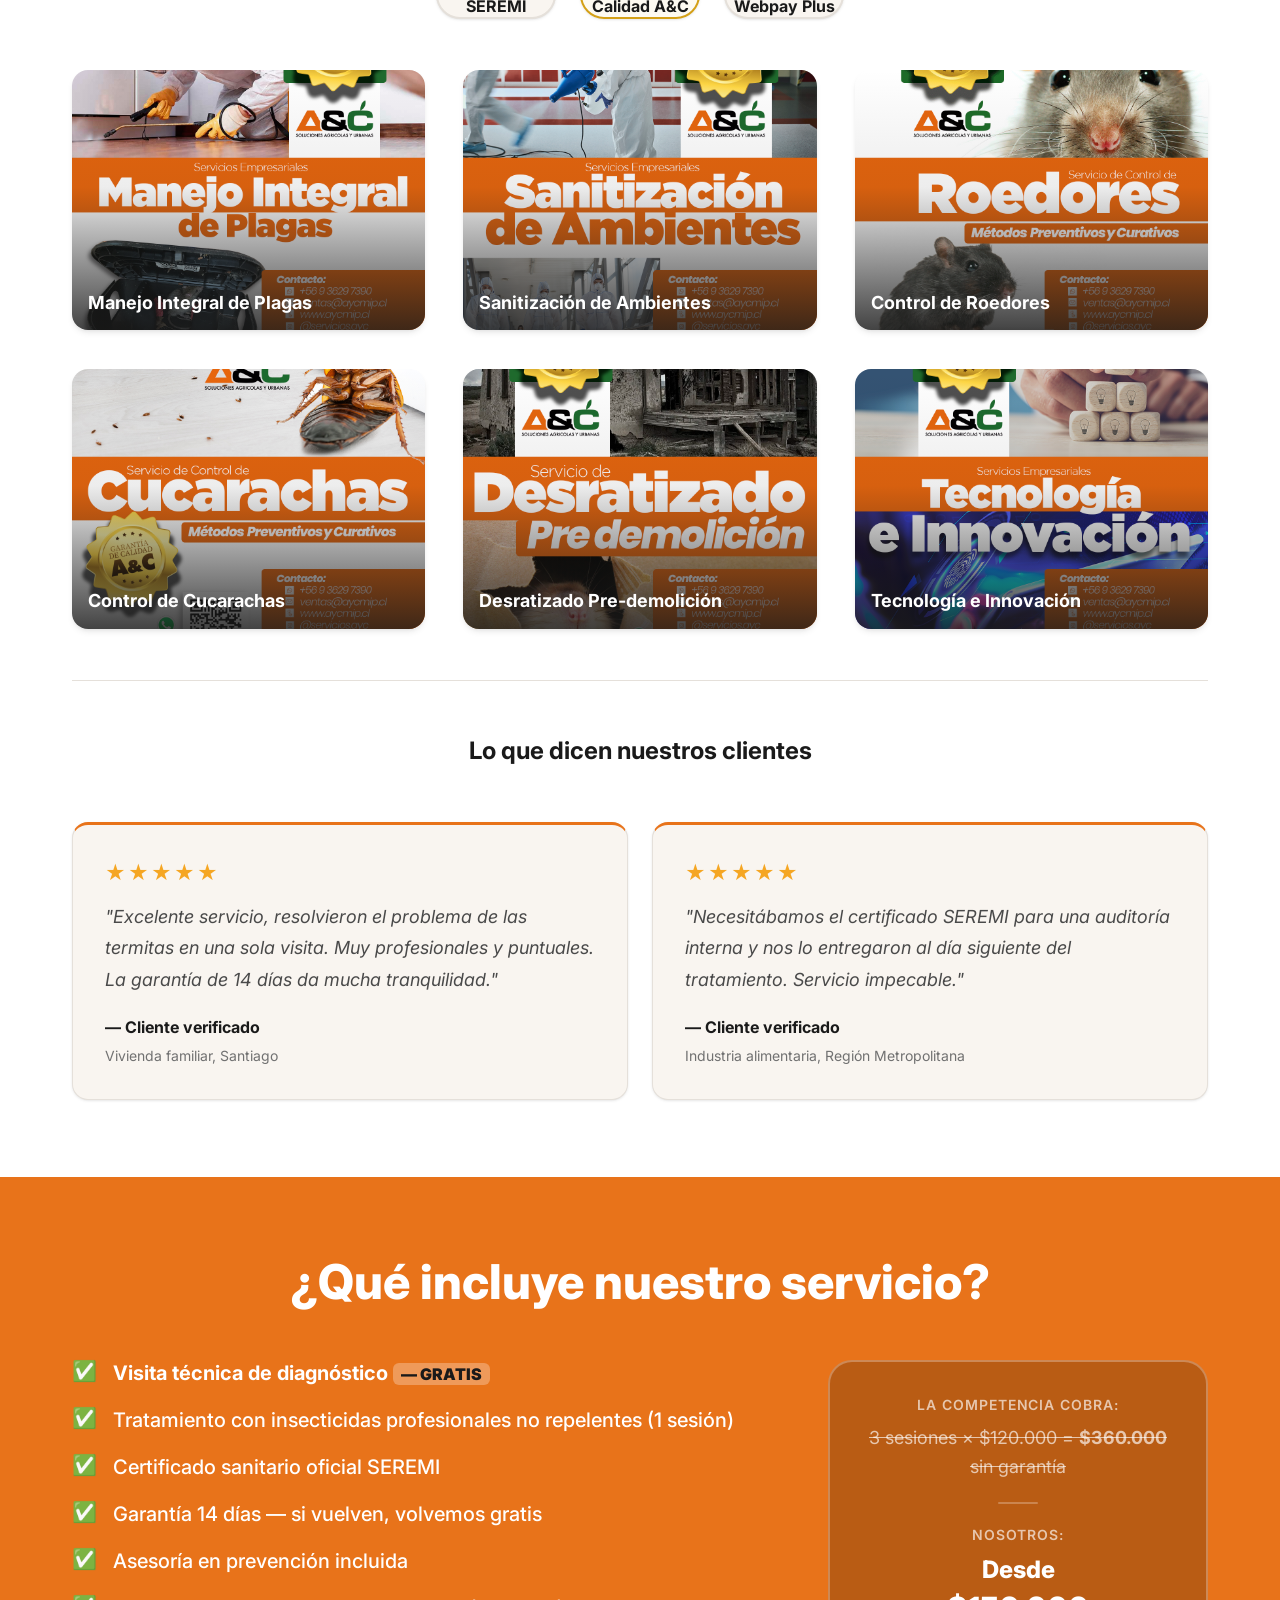
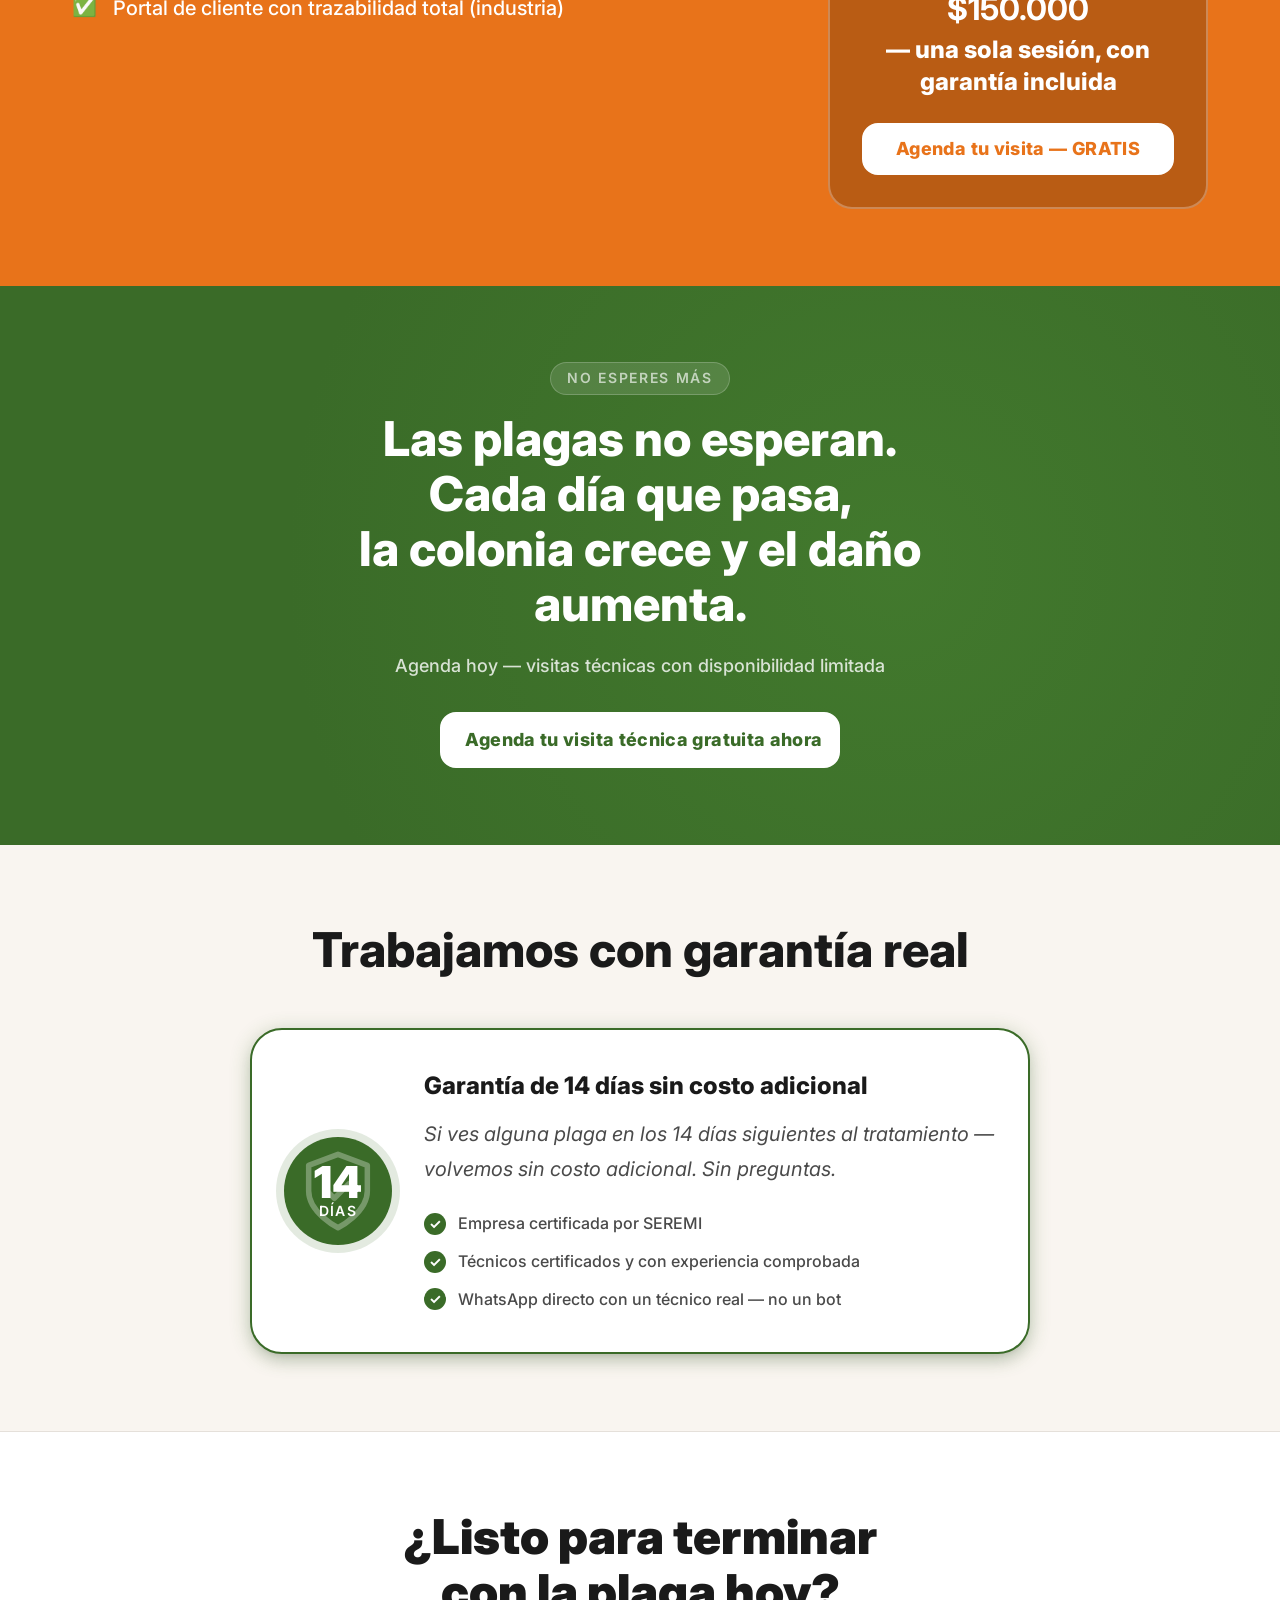
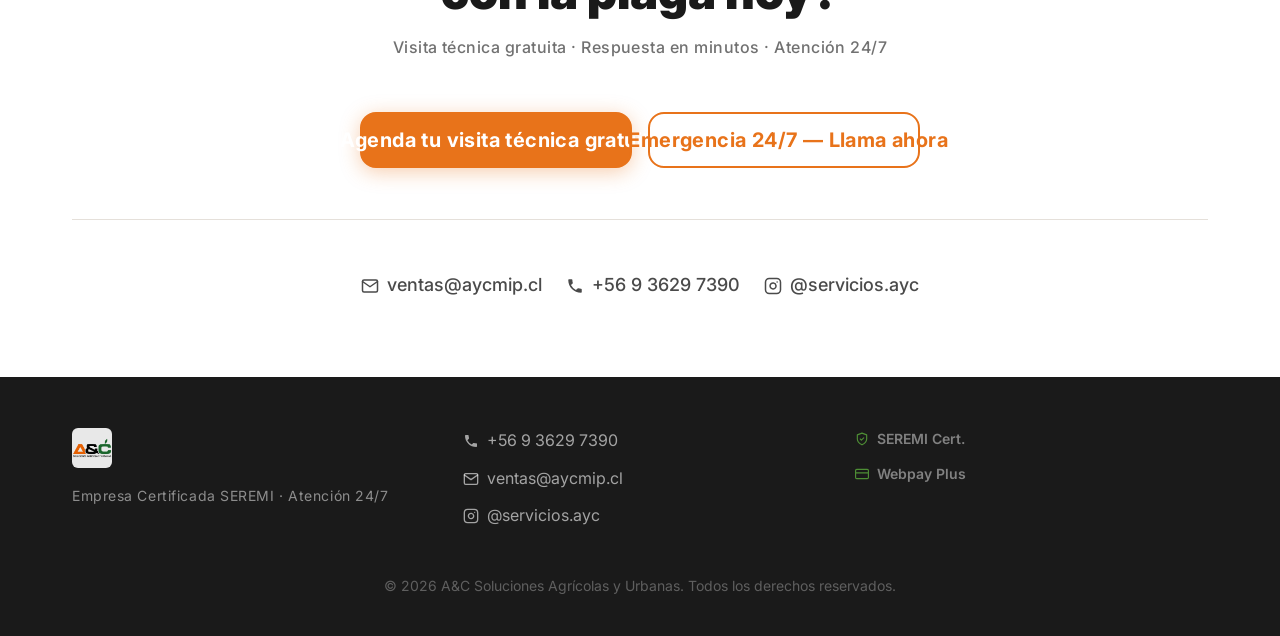
<file: site-3-landing/index.html>
<!DOCTYPE html>
<html lang="es">
<head>
  <meta charset="UTF-8" />
  <meta name="viewport" content="width=device-width, initial-scale=1.0" />
  <meta name="description" content="A&C Soluciones Agrícolas y Urbanas — Empresa certificada SEREMI. Eliminamos tu plaga en una sola visita con garantía real de 14 días. Visita técnica gratuita. Emergencia 24/7. Insecticidas no repelentes que funcionan desde la primera sesión." />
  <meta name="keywords" content="control de plagas, fumigación, desratización, sanitización, SEREMI, plagas Chile, termitas, ratones, cucarachas, arañas, control plagas Santiago" />
  <meta property="og:title" content="A&C Soluciones Agrícolas y Urbanas — Eliminamos tu plaga en una sola visita" />
  <meta property="og:description" content="Empresa certificada SEREMI. Diagnóstico gratuito. Garantía real 14 días. Emergencia 24/7. Una sola sesión, no tres." />
  <meta property="og:image" content="../Imagenes/LOGO-01.jpg" />
  <meta property="og:type" content="website" />
  <meta name="theme-color" content="#E8731A" />
  <title>A&C Soluciones Agrícolas y Urbanas — Control de Plagas Certificado SEREMI</title>
  <link rel="preconnect" href="https://fonts.googleapis.com" />
  <link rel="preconnect" href="https://fonts.gstatic.com" crossorigin />
  <link href="https://fonts.googleapis.com/css2?family=Inter:wght@400;500;600;700;800;900&display=swap" rel="stylesheet" />
  <link rel="stylesheet" href="css/styles.css" />
</head>
<body>

  <!-- HORMOZI: §1 Hero → hormozi-FA.md -->

  <!-- ═══════════════════════════════════════════════════════════
       STICKY NAVBAR
  ═══════════════════════════════════════════════════════════ -->
  <header class="navbar" id="navbar" role="banner">
    <nav class="navbar__inner container" aria-label="Navegación principal">
      <a href="#hero" class="navbar__logo-link" aria-label="Inicio — A&C Soluciones Agrícolas y Urbanas">
        <!-- EDITAR: update alt text if logo changes -->
        <img
          src="../Imagenes/LOGO-01.jpg"
          alt="Logo A&C Soluciones Agrícolas y Urbanas"
          class="navbar__logo"
          width="120"
          height="48"
          loading="eager"
        />
      </a>
      <div class="navbar__actions">
        <!-- EDITAR: update phone number -->
        <a href="tel:+56936297390" class="navbar__emergency" aria-label="Emergencia 24/7 — Llamar al +56 9 3629 7390">
          <span class="navbar__emergency-dot" aria-hidden="true"></span>
          <svg xmlns="http://www.w3.org/2000/svg" width="16" height="16" viewBox="0 0 24 24" fill="currentColor" aria-hidden="true">
            <path d="M6.62 10.79a15.05 15.05 0 0 0 6.59 6.59l2.2-2.2a1 1 0 0 1 1.01-.24c1.12.37 2.33.57 3.58.57a1 1 0 0 1 1 1V20a1 1 0 0 1-1 1C10.61 21 3 13.39 3 4a1 1 0 0 1 1-1h3.5a1 1 0 0 1 1 1c0 1.25.2 2.46.57 3.58a1 1 0 0 1-.25 1.01l-2.2 2.2z"/>
          </svg>
          <span class="navbar__emergency-text">Emergencia 24/7</span>
        </a>
        <!-- EDITAR: update WhatsApp link -->
        <a
          href="https://wa.me/56936297390?text=Hola%2C%20vi%20su%20p%C3%A1gina%20y%20quiero%20agendar%20una%20visita%20t%C3%A9cnica%20gratuita."
          class="btn btn--whatsapp"
          target="_blank"
          rel="noopener noreferrer"
          aria-label="Contactar por WhatsApp"
        >
          <svg xmlns="http://www.w3.org/2000/svg" width="17" height="17" viewBox="0 0 24 24" fill="currentColor" aria-hidden="true">
            <path d="M17.472 14.382c-.297-.149-1.758-.867-2.03-.967-.273-.099-.471-.148-.67.15-.197.297-.767.966-.94 1.164-.173.199-.347.223-.644.075-.297-.15-1.255-.463-2.39-1.475-.883-.788-1.48-1.761-1.653-2.059-.173-.297-.018-.458.13-.606.134-.133.298-.347.446-.52.149-.174.198-.298.298-.497.099-.198.05-.371-.025-.52-.075-.149-.669-1.612-.916-2.207-.242-.579-.487-.5-.669-.51-.173-.008-.371-.01-.57-.01-.198 0-.52.074-.792.372-.272.297-1.04 1.016-1.04 2.479 0 1.462 1.065 2.875 1.213 3.074.149.198 2.096 3.2 5.077 4.487.709.306 1.262.489 1.694.625.712.227 1.36.195 1.871.118.571-.085 1.758-.719 2.006-1.413.248-.694.248-1.289.173-1.413-.074-.124-.272-.198-.57-.347m-5.421 7.403h-.004a9.87 9.87 0 0 1-5.031-1.378l-.361-.214-3.741.982.998-3.648-.235-.374a9.86 9.86 0 0 1-1.51-5.26c.001-5.45 4.436-9.884 9.888-9.884 2.64 0 5.122 1.03 6.988 2.898a9.825 9.825 0 0 1 2.893 6.994c-.003 5.45-4.437 9.884-9.885 9.884m8.413-18.297A11.815 11.815 0 0 0 12.05 0C5.495 0 .16 5.335.157 11.892c0 2.096.547 4.142 1.588 5.945L.057 24l6.305-1.654a11.882 11.882 0 0 0 5.683 1.448h.005c6.554 0 11.89-5.335 11.893-11.893a11.821 11.821 0 0 0-3.48-8.413z"/>
          </svg>
          WhatsApp
        </a>
      </div>
    </nav>
  </header>

  <main>

    <!-- ═══════════════════════════════════════════════════════════
         SECTION 1 — HERO
    ═══════════════════════════════════════════════════════════ -->
    <!-- HORMOZI: §1 Hero → hormozi-FA.md -->
    <section id="hero" class="hero" aria-labelledby="hero-headline">
      <!-- EDITAR: update hero background image path -->
      <div class="hero__bg" aria-hidden="true">
        <img
          src="../Imagenes/rrss_empresarial_control plagas.png"
          alt=""
          class="hero__bg-img"
          loading="eager"
          fetchpriority="high"
        />
        <div class="hero__overlay"></div>
      </div>

      <div class="hero__content container">

        <!-- EDITAR: update pre-headline certifications or badges -->
        <p class="hero__pre-headline" role="note">
          <span aria-hidden="true">🏅</span>
          Empresa Certificada SEREMI &nbsp;·&nbsp; Visita técnica gratuita &nbsp;·&nbsp; Atención 24/7
        </p>

        <!-- EDITAR: update main headline -->
        <h1 id="hero-headline" class="hero__headline">
          Eliminamos tu plaga en<br class="hero__br" />
          una sola visita —<br class="hero__br" />
          garantizado
        </h1>

        <!-- EDITAR: update subheadline value proposition -->
        <p class="hero__subheadline">
          Técnicos especializados con insecticidas profesionales.<br class="hero__br--lg" />
          Sin repeticiones, sin sorpresas.
        </p>

        <div class="hero__cta-group">
          <!-- EDITAR: update WhatsApp CTA link -->
          <a
            href="https://wa.me/56936297390?text=Hola%2C%20vi%20su%20p%C3%A1gina%20y%20quiero%20agendar%20una%20visita%20t%C3%A9cnica%20gratuita."
            class="btn btn--primary btn--lg"
            target="_blank"
            rel="noopener noreferrer"
            aria-label="Habla con un técnico ahora por WhatsApp"
          >
            <svg xmlns="http://www.w3.org/2000/svg" width="20" height="20" viewBox="0 0 24 24" fill="currentColor" aria-hidden="true">
              <path d="M17.472 14.382c-.297-.149-1.758-.867-2.03-.967-.273-.099-.471-.148-.67.15-.197.297-.767.966-.94 1.164-.173.199-.347.223-.644.075-.297-.15-1.255-.463-2.39-1.475-.883-.788-1.48-1.761-1.653-2.059-.173-.297-.018-.458.13-.606.134-.133.298-.347.446-.52.149-.174.198-.298.298-.497.099-.198.05-.371-.025-.52-.075-.149-.669-1.612-.916-2.207-.242-.579-.487-.5-.669-.51-.173-.008-.371-.01-.57-.01-.198 0-.52.074-.792.372-.272.297-1.04 1.016-1.04 2.479 0 1.462 1.065 2.875 1.213 3.074.149.198 2.096 3.2 5.077 4.487.709.306 1.262.489 1.694.625.712.227 1.36.195 1.871.118.571-.085 1.758-.719 2.006-1.413.248-.694.248-1.289.173-1.413-.074-.124-.272-.198-.57-.347m-5.421 7.403h-.004a9.87 9.87 0 0 1-5.031-1.378l-.361-.214-3.741.982.998-3.648-.235-.374a9.86 9.86 0 0 1-1.51-5.26c.001-5.45 4.436-9.884 9.888-9.884 2.64 0 5.122 1.03 6.988 2.898a9.825 9.825 0 0 1 2.893 6.994c-.003 5.45-4.437 9.884-9.885 9.884m8.413-18.297A11.815 11.815 0 0 0 12.05 0C5.495 0 .16 5.335.157 11.892c0 2.096.547 4.142 1.588 5.945L.057 24l6.305-1.654a11.882 11.882 0 0 0 5.683 1.448h.005c6.554 0 11.89-5.335 11.893-11.893a11.821 11.821 0 0 0-3.48-8.413z"/>
            </svg>
            Habla con un técnico AHORA
          </a>

          <!-- EDITAR: update emergency phone number -->
          <a
            href="tel:+56936297390"
            class="btn btn--outline-white btn--lg"
            aria-label="Llamar para emergencia 24/7 al +56 9 3629 7390"
          >
            <svg xmlns="http://www.w3.org/2000/svg" width="20" height="20" viewBox="0 0 24 24" fill="currentColor" aria-hidden="true">
              <path d="M6.62 10.79a15.05 15.05 0 0 0 6.59 6.59l2.2-2.2a1 1 0 0 1 1.01-.24c1.12.37 2.33.57 3.58.57a1 1 0 0 1 1 1V20a1 1 0 0 1-1 1C10.61 21 3 13.39 3 4a1 1 0 0 1 1-1h3.5a1 1 0 0 1 1 1c0 1.25.2 2.46.57 3.58a1 1 0 0 1-.25 1.01l-2.2 2.2z"/>
            </svg>
            Emergencia 24/7 &nbsp;·&nbsp; Llama ahora
          </a>
        </div>

        <!-- Trust icons row below headline -->
        <div class="hero__trust" role="list" aria-label="Certificaciones y garantías">
          <div class="hero__trust-item" role="listitem">
            <svg xmlns="http://www.w3.org/2000/svg" width="18" height="18" viewBox="0 0 24 24" fill="none" stroke="currentColor" stroke-width="2" stroke-linecap="round" stroke-linejoin="round" aria-hidden="true">
              <path d="M12 22s8-4 8-10V5l-8-3-8 3v7c0 6 8 10 8 10z"/>
              <polyline points="9 12 11 14 15 10"/>
            </svg>
            <span>Certificado SEREMI</span>
          </div>
          <div class="hero__trust-item hero__trust-item--gold" role="listitem">
            <svg xmlns="http://www.w3.org/2000/svg" width="18" height="18" viewBox="0 0 24 24" fill="none" stroke="currentColor" stroke-width="2" stroke-linecap="round" stroke-linejoin="round" aria-hidden="true">
              <circle cx="12" cy="8" r="6"/>
              <path d="M15.477 12.89L17 22l-5-3-5 3 1.523-9.11"/>
            </svg>
            <span>Garantía A&amp;C 14 días</span>
          </div>
          <div class="hero__trust-item" role="listitem">
            <svg xmlns="http://www.w3.org/2000/svg" width="18" height="18" viewBox="0 0 24 24" fill="none" stroke="currentColor" stroke-width="2" stroke-linecap="round" stroke-linejoin="round" aria-hidden="true">
              <rect x="1" y="4" width="22" height="16" rx="2" ry="2"/>
              <line x1="1" y1="10" x2="23" y2="10"/>
            </svg>
            <span>Webpay Plus</span>
          </div>
        </div>

      </div>
    </section>

    <!-- HORMOZI: §2 Pain Points → hormozi-FA.md -->

    <!-- ═══════════════════════════════════════════════════════════
         SECTION 2 — PAIN POINTS
    ═══════════════════════════════════════════════════════════ -->
    <section id="pain" class="pain" aria-labelledby="pain-title">
      <div class="container">
        <!-- EDITAR: update pain section headline -->
        <h2 id="pain-title" class="section-title section-title--light">
          ¿Te suena familiar alguno de estos problemas?
        </h2>

        <div class="pain__grid">

          <!-- EDITAR: update pain point 1 headline and body -->
          <article class="pain__card" aria-label="Problema: plaga que regresa">
            <div class="pain__icon" aria-hidden="true">
              <svg xmlns="http://www.w3.org/2000/svg" width="28" height="28" viewBox="0 0 24 24" fill="none" stroke="currentColor" stroke-width="2" stroke-linecap="round" stroke-linejoin="round">
                <path d="M10.29 3.86L1.82 18a2 2 0 0 0 1.71 3h16.94a2 2 0 0 0 1.71-3L13.71 3.86a2 2 0 0 0-3.42 0z"/>
                <line x1="12" y1="9" x2="12" y2="13"/>
                <line x1="12" y1="17" x2="12.01" y2="17"/>
              </svg>
            </div>
            <h3 class="pain__card-title">¿Fumigaste y volvieron?</h3>
            <p class="pain__card-body">
              Las empresas baratas usan repelentes. Dispersan la plaga, no la eliminan. Sigues pagando — tres veces el mismo problema.
            </p>
          </article>

          <!-- EDITAR: update pain point 2 headline and body -->
          <article class="pain__card" aria-label="Problema: nadie responde el formulario">
            <div class="pain__icon" aria-hidden="true">
              <svg xmlns="http://www.w3.org/2000/svg" width="28" height="28" viewBox="0 0 24 24" fill="none" stroke="currentColor" stroke-width="2" stroke-linecap="round" stroke-linejoin="round">
                <path d="M10.29 3.86L1.82 18a2 2 0 0 0 1.71 3h16.94a2 2 0 0 0 1.71-3L13.71 3.86a2 2 0 0 0-3.42 0z"/>
                <line x1="12" y1="9" x2="12" y2="13"/>
                <line x1="12" y1="17" x2="12.01" y2="17"/>
              </svg>
            </div>
            <h3 class="pain__card-title">¿Mandaste el formulario y nadie llamó?</h3>
            <p class="pain__card-body">
              Las plagas son urgentes. Los formularios no. Necesitas respuesta en minutos, no en días.
            </p>
          </article>

          <!-- EDITAR: update pain point 3 headline and body -->
          <article class="pain__card" aria-label="Problema: cotización sin visita">
            <div class="pain__icon" aria-hidden="true">
              <svg xmlns="http://www.w3.org/2000/svg" width="28" height="28" viewBox="0 0 24 24" fill="none" stroke="currentColor" stroke-width="2" stroke-linecap="round" stroke-linejoin="round">
                <path d="M10.29 3.86L1.82 18a2 2 0 0 0 1.71 3h16.94a2 2 0 0 0 1.71-3L13.71 3.86a2 2 0 0 0-3.42 0z"/>
                <line x1="12" y1="9" x2="12" y2="13"/>
                <line x1="12" y1="17" x2="12.01" y2="17"/>
              </svg>
            </div>
            <h3 class="pain__card-title">¿Te cotizaron un número sin ver el problema?</h3>
            <p class="pain__card-body">
              Sin visita técnica, la cotización es un engaño. Cada plaga es diferente — y el precio debe serlo también.
            </p>
          </article>

        </div>
      </div>
    </section>

    <!-- HORMOZI: §3 Solution → hormozi-FA.md -->

    <!-- ═══════════════════════════════════════════════════════════
         SECTION 3 — SOLUTION
    ═══════════════════════════════════════════════════════════ -->
    <section id="solution" class="solution" aria-labelledby="solution-title">
      <div class="container">
        <!-- EDITAR: update solution section headline -->
        <h2 id="solution-title" class="section-title">
          Así trabajamos diferente
        </h2>

        <!-- EDITAR: update solution subtitle -->
        <p class="solution__subtitle">
          Cada elemento de nuestro método está diseñado para eliminar la plaga de raíz — no para hacerla regresar.
        </p>

        <div class="solution__grid">

          <!-- EDITAR: update feature 1 title and description -->
          <article class="solution__card" aria-label="Diagnóstico gratuito sin compromiso">
            <div class="solution__icon" aria-hidden="true">
              <svg xmlns="http://www.w3.org/2000/svg" width="26" height="26" viewBox="0 0 24 24" fill="none" stroke="currentColor" stroke-width="2.5" stroke-linecap="round" stroke-linejoin="round">
                <polyline points="20 6 9 17 4 12"/>
              </svg>
            </div>
            <h3 class="solution__card-title">Diagnóstico gratuito sin compromiso</h3>
            <p class="solution__card-body">Visitamos, evaluamos y cotizamos sin costo. Vemos el problema antes de ofrecerte un precio.</p>
          </article>

          <!-- EDITAR: update feature 2 title and description -->
          <article class="solution__card" aria-label="Insecticidas no repelentes">
            <div class="solution__icon" aria-hidden="true">
              <svg xmlns="http://www.w3.org/2000/svg" width="26" height="26" viewBox="0 0 24 24" fill="none" stroke="currentColor" stroke-width="2.5" stroke-linecap="round" stroke-linejoin="round">
                <polyline points="20 6 9 17 4 12"/>
              </svg>
            </div>
            <h3 class="solution__card-title">Insecticidas no repelentes</h3>
            <p class="solution__card-body">Tecnología que elimina la colonia desde adentro. La competencia usa repelentes — nosotros eliminamos en 1 sesión.</p>
          </article>

          <!-- EDITAR: update feature 3 title and description -->
          <article class="solution__card" aria-label="Garantía real 14 días">
            <div class="solution__icon" aria-hidden="true">
              <svg xmlns="http://www.w3.org/2000/svg" width="26" height="26" viewBox="0 0 24 24" fill="none" stroke="currentColor" stroke-width="2.5" stroke-linecap="round" stroke-linejoin="round">
                <polyline points="20 6 9 17 4 12"/>
              </svg>
            </div>
            <h3 class="solution__card-title">Garantía real 14 días</h3>
            <p class="solution__card-body">Si ves alguna plaga después del tratamiento, volvemos sin costo adicional. Sin preguntas, sin letra chica.</p>
          </article>

          <!-- EDITAR: update feature 4 title and description -->
          <article class="solution__card" aria-label="Certificado SEREMI oficial">
            <div class="solution__icon" aria-hidden="true">
              <svg xmlns="http://www.w3.org/2000/svg" width="26" height="26" viewBox="0 0 24 24" fill="none" stroke="currentColor" stroke-width="2.5" stroke-linecap="round" stroke-linejoin="round">
                <polyline points="20 6 9 17 4 12"/>
              </svg>
            </div>
            <h3 class="solution__card-title">Certificado SEREMI oficial</h3>
            <p class="solution__card-body">Emitimos el certificado sanitario oficial para cumplimiento normativo, auditorías internas y externas.</p>
          </article>

          <!-- EDITAR: update feature 5 title and description -->
          <article class="solution__card" aria-label="Emergencia 24/7">
            <div class="solution__icon" aria-hidden="true">
              <svg xmlns="http://www.w3.org/2000/svg" width="26" height="26" viewBox="0 0 24 24" fill="none" stroke="currentColor" stroke-width="2.5" stroke-linecap="round" stroke-linejoin="round">
                <polyline points="20 6 9 17 4 12"/>
              </svg>
            </div>
            <h3 class="solution__card-title">Emergencia 24/7</h3>
            <p class="solution__card-body">Técnico disponible cualquier día, a cualquier hora. Porque una plaga no avisa cuándo aparece.</p>
          </article>

          <!-- EDITAR: update feature 6 title and description -->
          <article class="solution__card" aria-label="Portal de cliente con trazabilidad">
            <div class="solution__icon" aria-hidden="true">
              <svg xmlns="http://www.w3.org/2000/svg" width="26" height="26" viewBox="0 0 24 24" fill="none" stroke="currentColor" stroke-width="2.5" stroke-linecap="round" stroke-linejoin="round">
                <polyline points="20 6 9 17 4 12"/>
              </svg>
            </div>
            <h3 class="solution__card-title">Portal de cliente para empresas</h3>
            <p class="solution__card-body">Trazabilidad trampa por trampa. Ideal para industrias con auditorías externas que exigen documentación completa.</p>
          </article>

        </div>

        <!-- Segment callout -->
        <div class="solution__segments" aria-label="Segmentos que atendemos">
          <p class="solution__segments-label">Atendemos a:</p>
          <div class="solution__segments-grid">
            <div class="solution__segment">
              <span class="solution__segment-icon" aria-hidden="true">
                <svg xmlns="http://www.w3.org/2000/svg" width="20" height="20" viewBox="0 0 24 24" fill="none" stroke="currentColor" stroke-width="2" stroke-linecap="round" stroke-linejoin="round">
                  <path d="M3 9l9-7 9 7v11a2 2 0 0 1-2 2H5a2 2 0 0 1-2-2z"/>
                  <polyline points="9 22 9 12 15 12 15 22"/>
                </svg>
              </span>
              <div>
                <strong>Hogares</strong>
                <span>Ratones, arañas, termitas, insectos</span>
              </div>
            </div>
            <div class="solution__segment">
              <span class="solution__segment-icon" aria-hidden="true">
                <svg xmlns="http://www.w3.org/2000/svg" width="20" height="20" viewBox="0 0 24 24" fill="none" stroke="currentColor" stroke-width="2" stroke-linecap="round" stroke-linejoin="round">
                  <rect x="2" y="7" width="20" height="14" rx="2" ry="2"/>
                  <path d="M16 21V5a2 2 0 0 0-2-2h-4a2 2 0 0 0-2 2v16"/>
                </svg>
              </span>
              <div>
                <strong>PyMEs</strong>
                <span>Certificado SEREMI + control normativa sanitaria</span>
              </div>
            </div>
            <div class="solution__segment">
              <span class="solution__segment-icon" aria-hidden="true">
                <svg xmlns="http://www.w3.org/2000/svg" width="20" height="20" viewBox="0 0 24 24" fill="none" stroke="currentColor" stroke-width="2" stroke-linecap="round" stroke-linejoin="round">
                  <line x1="8" y1="6" x2="21" y2="6"/>
                  <line x1="8" y1="12" x2="21" y2="12"/>
                  <line x1="8" y1="18" x2="21" y2="18"/>
                  <line x1="3" y1="6" x2="3.01" y2="6"/>
                  <line x1="3" y1="12" x2="3.01" y2="12"/>
                  <line x1="3" y1="18" x2="3.01" y2="18"/>
                </svg>
              </span>
              <div>
                <strong>Industrias</strong>
                <span>Portal de cliente con trazabilidad total</span>
              </div>
            </div>
          </div>
        </div>

      </div>
    </section>

    <!-- HORMOZI: §4 Proof → hormozi-FA.md -->

    <!-- ═══════════════════════════════════════════════════════════
         SECTION 4 — PROOF
    ═══════════════════════════════════════════════════════════ -->
    <section id="proof" class="proof" aria-labelledby="proof-title">
      <div class="container">
        <!-- EDITAR: update proof section headline -->
        <h2 id="proof-title" class="section-title">
          Experiencia y certificación que respaldan nuestro trabajo
        </h2>

        <!-- Stats row -->
        <div class="proof__stats" role="list" aria-label="Estadísticas de la empresa">
          <div class="proof__stat" role="listitem">
            <span class="proof__stat-number">500+</span>
            <span class="proof__stat-label">Clientes atendidos</span>
          </div>
          <div class="proof__stat" role="listitem">
            <span class="proof__stat-number">6</span>
            <span class="proof__stat-label">Años de experiencia</span>
          </div>
          <div class="proof__stat" role="listitem">
            <span class="proof__stat-number">14</span>
            <span class="proof__stat-label">Días de garantía</span>
          </div>
          <div class="proof__stat" role="listitem">
            <span class="proof__stat-number">24/7</span>
            <span class="proof__stat-label">Atención de emergencia</span>
          </div>
        </div>

        <!-- Trust badges -->
        <div class="proof__badges" role="list" aria-label="Certificaciones y garantías">

          <div class="proof__badge" role="listitem" aria-label="Empresa certificada por SEREMI">
            <div class="proof__badge-icon" aria-hidden="true">
              <svg xmlns="http://www.w3.org/2000/svg" width="36" height="36" viewBox="0 0 24 24" fill="none" stroke="currentColor" stroke-width="2" stroke-linecap="round" stroke-linejoin="round">
                <path d="M12 22s8-4 8-10V5l-8-3-8 3v7c0 6 8 10 8 10z"/>
                <polyline points="9 12 11 14 15 10"/>
              </svg>
            </div>
            <!-- EDITAR: update SEREMI certification badge text -->
            <span class="proof__badge-label">Certificado<br />SEREMI</span>
          </div>

          <div class="proof__badge proof__badge--gold" role="listitem" aria-label="Garantía de Calidad A&C">
            <div class="proof__badge-icon" aria-hidden="true">
              <svg xmlns="http://www.w3.org/2000/svg" width="36" height="36" viewBox="0 0 24 24" fill="none" stroke="currentColor" stroke-width="2" stroke-linecap="round" stroke-linejoin="round">
                <circle cx="12" cy="8" r="6"/>
                <path d="M15.477 12.89L17 22l-5-3-5 3 1.523-9.11"/>
              </svg>
            </div>
            <!-- EDITAR: update quality seal text -->
            <span class="proof__badge-label">Garantía de<br />Calidad A&amp;C</span>
          </div>

          <div class="proof__badge" role="listitem" aria-label="Pago con Webpay Plus">
            <div class="proof__badge-icon" aria-hidden="true">
              <svg xmlns="http://www.w3.org/2000/svg" width="36" height="36" viewBox="0 0 24 24" fill="none" stroke="currentColor" stroke-width="2" stroke-linecap="round" stroke-linejoin="round">
                <rect x="1" y="4" width="22" height="16" rx="2" ry="2"/>
                <line x1="1" y1="10" x2="23" y2="10"/>
              </svg>
            </div>
            <!-- EDITAR: update payment methods badge text -->
            <span class="proof__badge-label">Pago con<br />Webpay Plus</span>
          </div>

        </div>

        <!-- Services grid with images -->
        <div class="proof__services-grid">

          <!-- EDITAR: update alt text for each service image -->
          <article class="proof__service-card" aria-label="Manejo Integral de Plagas">
            <div class="proof__service-img-wrap">
              <img
                src="../Imagenes/rrss_empresarial_control plagas.png"
                alt="Técnico realizando manejo integral de plagas en empresa"
                class="proof__service-img"
                loading="lazy"
                width="400"
                height="280"
              />
              <div class="proof__service-overlay" aria-hidden="true"></div>
            </div>
            <div class="proof__service-info">
              <h3 class="proof__service-title">Manejo Integral de Plagas</h3>
            </div>
          </article>

          <article class="proof__service-card" aria-label="Sanitización de Ambientes">
            <div class="proof__service-img-wrap">
              <img
                src="../Imagenes/rrss_empresarial_sanitizacionambientes.png"
                alt="Sanitización profesional de ambientes comerciales e industriales"
                class="proof__service-img"
                loading="lazy"
                width="400"
                height="280"
              />
              <div class="proof__service-overlay" aria-hidden="true"></div>
            </div>
            <div class="proof__service-info">
              <h3 class="proof__service-title">Sanitización de Ambientes</h3>
            </div>
          </article>

          <article class="proof__service-card" aria-label="Control de Roedores">
            <div class="proof__service-img-wrap">
              <img
                src="../Imagenes/rrss_roedores_roedores.png"
                alt="Control y eliminación profesional de roedores"
                class="proof__service-img"
                loading="lazy"
                width="400"
                height="280"
              />
              <div class="proof__service-overlay" aria-hidden="true"></div>
            </div>
            <div class="proof__service-info">
              <h3 class="proof__service-title">Control de Roedores</h3>
            </div>
          </article>

          <article class="proof__service-card" aria-label="Control de Cucarachas">
            <div class="proof__service-img-wrap">
              <img
                src="../Imagenes/rrss_insectos_cucarachas.png"
                alt="Eliminación efectiva de cucarachas con insecticidas no repelentes"
                class="proof__service-img"
                loading="lazy"
                width="400"
                height="280"
              />
              <div class="proof__service-overlay" aria-hidden="true"></div>
            </div>
            <div class="proof__service-info">
              <h3 class="proof__service-title">Control de Cucarachas</h3>
            </div>
          </article>

          <article class="proof__service-card" aria-label="Desratizado Pre-demolición">
            <div class="proof__service-img-wrap">
              <img
                src="../Imagenes/rrss_roedores_desratizadorpredemolicion.png"
                alt="Desratización pre-demolición certificada para proyectos de construcción"
                class="proof__service-img"
                loading="lazy"
                width="400"
                height="280"
              />
              <div class="proof__service-overlay" aria-hidden="true"></div>
            </div>
            <div class="proof__service-info">
              <h3 class="proof__service-title">Desratizado Pre-demolición</h3>
            </div>
          </article>

          <article class="proof__service-card" aria-label="Tecnología e Innovación">
            <div class="proof__service-img-wrap">
              <img
                src="../Imagenes/rrss_empresarial_tecnologia-innovacion.png"
                alt="Tecnología e innovación aplicada al control de plagas"
                class="proof__service-img"
                loading="lazy"
                width="400"
                height="280"
              />
              <div class="proof__service-overlay" aria-hidden="true"></div>
            </div>
            <div class="proof__service-info">
              <h3 class="proof__service-title">Tecnología e Innovación</h3>
            </div>
          </article>

        </div>

        <!-- Testimonials -->
        <div class="proof__testimonials">
          <h3 class="proof__testimonials-title">Lo que dicen nuestros clientes</h3>
          <div class="proof__testimonials-grid">

            <!-- EDITAR: Add real client testimonial — name, company, and quote -->
            <blockquote class="testimonial-card" aria-label="Testimonio de cliente domiciliario">
              <div class="testimonial-card__stars" aria-label="5 estrellas" role="img">
                <span aria-hidden="true">★★★★★</span>
              </div>
              <!-- EDITAR: Real testimonial goes here -->
              <p class="testimonial-card__quote">
                "Excelente servicio, resolvieron el problema de las termitas en una sola visita. Muy profesionales y puntuales. La garantía de 14 días da mucha tranquilidad."
              </p>
              <!-- EDITAR: Real client name and location -->
              <footer class="testimonial-card__footer">
                <strong class="testimonial-card__name">— Cliente verificado</strong>
                <span class="testimonial-card__company">Vivienda familiar, Santiago</span>
              </footer>
            </blockquote>

            <!-- EDITAR: Add real client testimonial — name, company, and quote -->
            <blockquote class="testimonial-card" aria-label="Testimonio de cliente empresa">
              <div class="testimonial-card__stars" aria-label="5 estrellas" role="img">
                <span aria-hidden="true">★★★★★</span>
              </div>
              <!-- EDITAR: Real testimonial goes here -->
              <p class="testimonial-card__quote">
                "Necesitábamos el certificado SEREMI para una auditoría interna y nos lo entregaron al día siguiente del tratamiento. Servicio impecable."
              </p>
              <!-- EDITAR: Real client name and company -->
              <footer class="testimonial-card__footer">
                <strong class="testimonial-card__name">— Cliente verificado</strong>
                <span class="testimonial-card__company">Industria alimentaria, Región Metropolitana</span>
              </footer>
            </blockquote>

          </div>
        </div>

      </div>
    </section>

    <!-- HORMOZI: §5 Value Stack → hormozi-FA.md -->

    <!-- ═══════════════════════════════════════════════════════════
         SECTION 5 — VALUE STACK
    ═══════════════════════════════════════════════════════════ -->
    <section id="value-stack" class="value-stack" aria-labelledby="value-stack-title">
      <div class="container">
        <!-- EDITAR: update value stack section headline -->
        <h2 id="value-stack-title" class="section-title section-title--light">
          ¿Qué incluye nuestro servicio?
        </h2>

        <div class="value-stack__layout">
          <!-- EDITAR: update checklist items -->
          <ul class="value-stack__checklist" role="list" aria-label="Qué incluye el servicio">
            <li class="value-stack__item">
              <span class="value-stack__check" aria-hidden="true">&#9989;</span>
              <span>
                <strong>Visita técnica de diagnóstico</strong>
                <span class="value-stack__price-tag"> — GRATIS</span>
              </span>
            </li>
            <li class="value-stack__item">
              <span class="value-stack__check" aria-hidden="true">&#9989;</span>
              <span>Tratamiento con insecticidas profesionales no repelentes (1 sesión)</span>
            </li>
            <li class="value-stack__item">
              <span class="value-stack__check" aria-hidden="true">&#9989;</span>
              <span>Certificado sanitario oficial SEREMI</span>
            </li>
            <li class="value-stack__item">
              <span class="value-stack__check" aria-hidden="true">&#9989;</span>
              <span>Garantía 14 días — si vuelven, volvemos gratis</span>
            </li>
            <li class="value-stack__item">
              <span class="value-stack__check" aria-hidden="true">&#9989;</span>
              <span>Asesoría en prevención incluida</span>
            </li>
            <li class="value-stack__item">
              <span class="value-stack__check" aria-hidden="true">&#9989;</span>
              <span>Portal de cliente con trazabilidad total (industria)</span>
            </li>
          </ul>

          <!-- EDITAR: update price anchor callout text -->
          <div class="value-stack__callout" role="note" aria-label="Comparación de precio con la competencia">
            <p class="value-stack__callout-label">La competencia cobra:</p>
            <p class="value-stack__callout-strikethrough">3 sesiones × $120.000 = <strong>$360.000</strong> sin garantía</p>
            <div class="value-stack__callout-divider" aria-hidden="true"></div>
            <p class="value-stack__callout-label">Nosotros:</p>
            <p class="value-stack__callout-highlight">
              Desde <strong>$150.000</strong> — una sola sesión, con garantía incluida
            </p>
            <a
              href="https://wa.me/56936297390?text=Hola%2C%20vi%20su%20p%C3%A1gina%20y%20quiero%20agendar%20una%20visita%20t%C3%A9cnica%20gratuita."
              class="btn btn--white btn--lg"
              target="_blank"
              rel="noopener noreferrer"
              aria-label="Agenda tu visita gratuita por WhatsApp"
            >
              Agenda tu visita — GRATIS
            </a>
          </div>
        </div>
      </div>
    </section>

    <!-- HORMOZI: §6 Urgency → hormozi-FA.md -->

    <!-- ═══════════════════════════════════════════════════════════
         SECTION 6 — URGENCY
    ═══════════════════════════════════════════════════════════ -->
    <section id="urgency" class="urgency" aria-labelledby="urgency-title">
      <div class="container urgency__inner">
        <!-- EDITAR: update urgency eyebrow -->
        <p class="urgency__eyebrow">No esperes más</p>
        <!-- EDITAR: update urgency headline -->
        <h2 id="urgency-title" class="urgency__headline">
          Las plagas no esperan.<br />
          Cada día que pasa,<br />
          la colonia crece y el daño aumenta.
        </h2>
        <!-- EDITAR: update urgency subtext and scarcity message -->
        <p class="urgency__sub">
          Agenda hoy — visitas técnicas con disponibilidad limitada
        </p>
        <a
          href="https://wa.me/56936297390?text=Hola%2C%20vi%20su%20p%C3%A1gina%20y%20quiero%20agendar%20una%20visita%20t%C3%A9cnica%20gratuita."
          class="btn btn--urgency btn--lg"
          target="_blank"
          rel="noopener noreferrer"
          aria-label="Agenda tu visita gratuita por WhatsApp ahora"
        >
          <svg xmlns="http://www.w3.org/2000/svg" width="20" height="20" viewBox="0 0 24 24" fill="currentColor" aria-hidden="true">
            <path d="M17.472 14.382c-.297-.149-1.758-.867-2.03-.967-.273-.099-.471-.148-.67.15-.197.297-.767.966-.94 1.164-.173.199-.347.223-.644.075-.297-.15-1.255-.463-2.39-1.475-.883-.788-1.48-1.761-1.653-2.059-.173-.297-.018-.458.13-.606.134-.133.298-.347.446-.52.149-.174.198-.298.298-.497.099-.198.05-.371-.025-.52-.075-.149-.669-1.612-.916-2.207-.242-.579-.487-.5-.669-.51-.173-.008-.371-.01-.57-.01-.198 0-.52.074-.792.372-.272.297-1.04 1.016-1.04 2.479 0 1.462 1.065 2.875 1.213 3.074.149.198 2.096 3.2 5.077 4.487.709.306 1.262.489 1.694.625.712.227 1.36.195 1.871.118.571-.085 1.758-.719 2.006-1.413.248-.694.248-1.289.173-1.413-.074-.124-.272-.198-.57-.347m-5.421 7.403h-.004a9.87 9.87 0 0 1-5.031-1.378l-.361-.214-3.741.982.998-3.648-.235-.374a9.86 9.86 0 0 1-1.51-5.26c.001-5.45 4.436-9.884 9.888-9.884 2.64 0 5.122 1.03 6.988 2.898a9.825 9.825 0 0 1 2.893 6.994c-.003 5.45-4.437 9.884-9.885 9.884m8.413-18.297A11.815 11.815 0 0 0 12.05 0C5.495 0 .16 5.335.157 11.892c0 2.096.547 4.142 1.588 5.945L.057 24l6.305-1.654a11.882 11.882 0 0 0 5.683 1.448h.005c6.554 0 11.89-5.335 11.893-11.893a11.821 11.821 0 0 0-3.48-8.413z"/>
          </svg>
          Agenda tu visita técnica gratuita ahora
        </a>
      </div>
    </section>

    <!-- HORMOZI: §7 Guarantee → hormozi-FA.md -->

    <!-- ═══════════════════════════════════════════════════════════
         SECTION 7 — GUARANTEE
    ═══════════════════════════════════════════════════════════ -->
    <section id="guarantee" class="guarantee" aria-labelledby="guarantee-title">
      <div class="container">
        <!-- EDITAR: update guarantee section headline -->
        <h2 id="guarantee-title" class="section-title">
          Trabajamos con garantía real
        </h2>

        <!-- EDITAR: update guarantee card main text -->
        <div class="guarantee__card" role="note" aria-label="Garantía de 14 días sin costo">
          <div class="guarantee__seal" aria-hidden="true">
            <svg xmlns="http://www.w3.org/2000/svg" width="64" height="64" viewBox="0 0 24 24" fill="none" stroke="currentColor" stroke-width="1.5" stroke-linecap="round" stroke-linejoin="round">
              <path d="M12 22s8-4 8-10V5l-8-3-8 3v7c0 6 8 10 8 10z"/>
              <polyline points="9 12 11 14 15 10"/>
            </svg>
            <span class="guarantee__seal-days">14</span>
            <span class="guarantee__seal-label">días</span>
          </div>
          <div class="guarantee__card-content">
            <h3 class="guarantee__card-title">Garantía de 14 días sin costo adicional</h3>
            <p class="guarantee__card-text">
              Si ves alguna plaga en los 14 días siguientes al tratamiento — volvemos sin costo adicional. Sin preguntas.
            </p>
            <ul class="guarantee__points" aria-label="Por qué confiar en A&C">
              <!-- EDITAR: update trust points -->
              <li>Empresa certificada por SEREMI</li>
              <li>Técnicos certificados y con experiencia comprobada</li>
              <li>WhatsApp directo con un técnico real — no un bot</li>
            </ul>
          </div>
        </div>

      </div>
    </section>

    <!-- HORMOZI: §8 Final CTA → hormozi-FA.md -->

    <!-- ═══════════════════════════════════════════════════════════
         SECTION 8 — FINAL CTA
    ═══════════════════════════════════════════════════════════ -->
    <section id="cta-final" class="cta-final" aria-labelledby="cta-final-title">
      <div class="container cta-final__inner">
        <!-- EDITAR: update final CTA headline -->
        <h2 id="cta-final-title" class="cta-final__headline">
          ¿Listo para terminar<br class="hero__br--lg" /> con la plaga hoy?
        </h2>
        <p class="cta-final__sub">Visita técnica gratuita · Respuesta en minutos · Atención 24/7</p>

        <div class="cta-final__buttons">
          <!-- EDITAR: update primary WhatsApp CTA -->
          <a
            href="https://wa.me/56936297390?text=Hola%2C%20vi%20su%20p%C3%A1gina%20y%20quiero%20agendar%20una%20visita%20t%C3%A9cnica%20gratuita."
            class="btn btn--primary btn--xl"
            target="_blank"
            rel="noopener noreferrer"
            aria-label="Agenda tu visita técnica gratuita por WhatsApp"
          >
            <svg xmlns="http://www.w3.org/2000/svg" width="24" height="24" viewBox="0 0 24 24" fill="currentColor" aria-hidden="true">
              <path d="M17.472 14.382c-.297-.149-1.758-.867-2.03-.967-.273-.099-.471-.148-.67.15-.197.297-.767.966-.94 1.164-.173.199-.347.223-.644.075-.297-.15-1.255-.463-2.39-1.475-.883-.788-1.48-1.761-1.653-2.059-.173-.297-.018-.458.13-.606.134-.133.298-.347.446-.52.149-.174.198-.298.298-.497.099-.198.05-.371-.025-.52-.075-.149-.669-1.612-.916-2.207-.242-.579-.487-.5-.669-.51-.173-.008-.371-.01-.57-.01-.198 0-.52.074-.792.372-.272.297-1.04 1.016-1.04 2.479 0 1.462 1.065 2.875 1.213 3.074.149.198 2.096 3.2 5.077 4.487.709.306 1.262.489 1.694.625.712.227 1.36.195 1.871.118.571-.085 1.758-.719 2.006-1.413.248-.694.248-1.289.173-1.413-.074-.124-.272-.198-.57-.347m-5.421 7.403h-.004a9.87 9.87 0 0 1-5.031-1.378l-.361-.214-3.741.982.998-3.648-.235-.374a9.86 9.86 0 0 1-1.51-5.26c.001-5.45 4.436-9.884 9.888-9.884 2.64 0 5.122 1.03 6.988 2.898a9.825 9.825 0 0 1 2.893 6.994c-.003 5.45-4.437 9.884-9.885 9.884m8.413-18.297A11.815 11.815 0 0 0 12.05 0C5.495 0 .16 5.335.157 11.892c0 2.096.547 4.142 1.588 5.945L.057 24l6.305-1.654a11.882 11.882 0 0 0 5.683 1.448h.005c6.554 0 11.89-5.335 11.893-11.893a11.821 11.821 0 0 0-3.48-8.413z"/>
            </svg>
            Agenda tu visita técnica gratuita
          </a>

          <!-- EDITAR: update emergency phone CTA -->
          <a
            href="tel:+56936297390"
            class="btn btn--outline btn--xl"
            aria-label="Emergencia 24/7 — Llama ahora al +56 9 3629 7390"
          >
            <svg xmlns="http://www.w3.org/2000/svg" width="24" height="24" viewBox="0 0 24 24" fill="currentColor" aria-hidden="true">
              <path d="M6.62 10.79a15.05 15.05 0 0 0 6.59 6.59l2.2-2.2a1 1 0 0 1 1.01-.24c1.12.37 2.33.57 3.58.57a1 1 0 0 1 1 1V20a1 1 0 0 1-1 1C10.61 21 3 13.39 3 4a1 1 0 0 1 1-1h3.5a1 1 0 0 1 1 1c0 1.25.2 2.46.57 3.58a1 1 0 0 1-.25 1.01l-2.2 2.2z"/>
            </svg>
            Emergencia 24/7 — Llama ahora
          </a>
        </div>

        <!-- EDITAR: update contact info details -->
        <div class="cta-final__contact" aria-label="Información de contacto">
          <a href="mailto:ventas@aycmip.cl" class="cta-final__contact-item" aria-label="Enviar email a ventas@aycmip.cl">
            <svg xmlns="http://www.w3.org/2000/svg" width="18" height="18" viewBox="0 0 24 24" fill="none" stroke="currentColor" stroke-width="2" stroke-linecap="round" stroke-linejoin="round" aria-hidden="true">
              <path d="M4 4h16c1.1 0 2 .9 2 2v12c0 1.1-.9 2-2 2H4c-1.1 0-2-.9-2-2V6c0-1.1.9-2 2-2z"/>
              <polyline points="22,6 12,13 2,6"/>
            </svg>
            ventas@aycmip.cl
          </a>
          <a href="tel:+56936297390" class="cta-final__contact-item" aria-label="Llamar al +56 9 3629 7390">
            <svg xmlns="http://www.w3.org/2000/svg" width="18" height="18" viewBox="0 0 24 24" fill="currentColor" aria-hidden="true">
              <path d="M6.62 10.79a15.05 15.05 0 0 0 6.59 6.59l2.2-2.2a1 1 0 0 1 1.01-.24c1.12.37 2.33.57 3.58.57a1 1 0 0 1 1 1V20a1 1 0 0 1-1 1C10.61 21 3 13.39 3 4a1 1 0 0 1 1-1h3.5a1 1 0 0 1 1 1c0 1.25.2 2.46.57 3.58a1 1 0 0 1-.25 1.01l-2.2 2.2z"/>
            </svg>
            +56 9 3629 7390
          </a>
          <a
            href="https://instagram.com/servicios.ayc"
            class="cta-final__contact-item"
            target="_blank"
            rel="noopener noreferrer"
            aria-label="Instagram @servicios.ayc"
          >
            <svg xmlns="http://www.w3.org/2000/svg" width="18" height="18" viewBox="0 0 24 24" fill="none" stroke="currentColor" stroke-width="2" stroke-linecap="round" stroke-linejoin="round" aria-hidden="true">
              <rect x="2" y="2" width="20" height="20" rx="5" ry="5"/>
              <path d="M16 11.37A4 4 0 1 1 12.63 8 4 4 0 0 1 16 11.37z"/>
              <line x1="17.5" y1="6.5" x2="17.51" y2="6.5"/>
            </svg>
            @servicios.ayc
          </a>
        </div>

      </div>
    </section>

  </main>

  <!-- ═══════════════════════════════════════════════════════════
       FOOTER
  ═══════════════════════════════════════════════════════════ -->
  <footer class="footer" role="contentinfo">
    <div class="container footer__inner">
      <div class="footer__brand">
        <!-- EDITAR: update footer logo path and alt -->
        <a href="#hero" class="footer__logo-link" aria-label="Volver al inicio — A&C Soluciones Agrícolas y Urbanas">
          <img
            src="../Imagenes/LOGO-01.jpg"
            alt="Logo A&C Soluciones Agrícolas y Urbanas"
            class="footer__logo"
            width="100"
            height="40"
            loading="lazy"
          />
        </a>
        <!-- EDITAR: update company tagline in footer -->
        <p class="footer__tagline">Empresa Certificada SEREMI · Atención 24/7</p>
      </div>

      <nav class="footer__contact" aria-label="Contacto en pie de página">
        <!-- EDITAR: update footer contact details -->
        <a href="tel:+56936297390" class="footer__contact-item" aria-label="Llamar al +56 9 3629 7390">
          <svg xmlns="http://www.w3.org/2000/svg" width="16" height="16" viewBox="0 0 24 24" fill="currentColor" aria-hidden="true">
            <path d="M6.62 10.79a15.05 15.05 0 0 0 6.59 6.59l2.2-2.2a1 1 0 0 1 1.01-.24c1.12.37 2.33.57 3.58.57a1 1 0 0 1 1 1V20a1 1 0 0 1-1 1C10.61 21 3 13.39 3 4a1 1 0 0 1 1-1h3.5a1 1 0 0 1 1 1c0 1.25.2 2.46.57 3.58a1 1 0 0 1-.25 1.01l-2.2 2.2z"/>
          </svg>
          +56 9 3629 7390
        </a>
        <a href="mailto:ventas@aycmip.cl" class="footer__contact-item" aria-label="Email ventas@aycmip.cl">
          <svg xmlns="http://www.w3.org/2000/svg" width="16" height="16" viewBox="0 0 24 24" fill="none" stroke="currentColor" stroke-width="2" stroke-linecap="round" stroke-linejoin="round" aria-hidden="true">
            <path d="M4 4h16c1.1 0 2 .9 2 2v12c0 1.1-.9 2-2 2H4c-1.1 0-2-.9-2-2V6c0-1.1.9-2 2-2z"/>
            <polyline points="22,6 12,13 2,6"/>
          </svg>
          ventas@aycmip.cl
        </a>
        <a
          href="https://instagram.com/servicios.ayc"
          class="footer__contact-item"
          target="_blank"
          rel="noopener noreferrer"
          aria-label="Instagram @servicios.ayc"
        >
          <svg xmlns="http://www.w3.org/2000/svg" width="16" height="16" viewBox="0 0 24 24" fill="none" stroke="currentColor" stroke-width="2" stroke-linecap="round" stroke-linejoin="round" aria-hidden="true">
            <rect x="2" y="2" width="20" height="20" rx="5" ry="5"/>
            <path d="M16 11.37A4 4 0 1 1 12.63 8 4 4 0 0 1 16 11.37z"/>
            <line x1="17.5" y1="6.5" x2="17.51" y2="6.5"/>
          </svg>
          @servicios.ayc
        </a>
      </nav>

      <div class="footer__badges" aria-label="Certificaciones en pie de página">
        <div class="footer__badge">
          <svg xmlns="http://www.w3.org/2000/svg" width="14" height="14" viewBox="0 0 24 24" fill="none" stroke="currentColor" stroke-width="2" stroke-linecap="round" stroke-linejoin="round" aria-hidden="true">
            <path d="M12 22s8-4 8-10V5l-8-3-8 3v7c0 6 8 10 8 10z"/>
            <polyline points="9 12 11 14 15 10"/>
          </svg>
          <span>SEREMI Cert.</span>
        </div>
        <div class="footer__badge">
          <svg xmlns="http://www.w3.org/2000/svg" width="14" height="14" viewBox="0 0 24 24" fill="none" stroke="currentColor" stroke-width="2" stroke-linecap="round" stroke-linejoin="round" aria-hidden="true">
            <rect x="1" y="4" width="22" height="16" rx="2" ry="2"/>
            <line x1="1" y1="10" x2="23" y2="10"/>
          </svg>
          <span>Webpay Plus</span>
        </div>
      </div>

      <!-- EDITAR: update copyright year if needed -->
      <p class="footer__copy">
        &copy; 2026 A&amp;C Soluciones Agrícolas y Urbanas. Todos los derechos reservados.
      </p>
    </div>
  </footer>

  <!-- ═══════════════════════════════════════════════════════════
       FLOATING WHATSAPP BUTTON (FAB)
  ═══════════════════════════════════════════════════════════ -->
  <!-- EDITAR: update WhatsApp floating button link and aria-label -->
  <a
    href="https://wa.me/56936297390?text=Hola%2C%20vi%20su%20p%C3%A1gina%20y%20quiero%20agendar%20una%20visita%20t%C3%A9cnica%20gratuita."
    class="whatsapp-fab"
    target="_blank"
    rel="noopener noreferrer"
    aria-label="Contactar por WhatsApp — A&C Soluciones Agrícolas y Urbanas"
    role="link"
  >
    <svg xmlns="http://www.w3.org/2000/svg" width="30" height="30" viewBox="0 0 24 24" fill="currentColor" aria-hidden="true">
      <path d="M17.472 14.382c-.297-.149-1.758-.867-2.03-.967-.273-.099-.471-.148-.67.15-.197.297-.767.966-.94 1.164-.173.199-.347.223-.644.075-.297-.15-1.255-.463-2.39-1.475-.883-.788-1.48-1.761-1.653-2.059-.173-.297-.018-.458.13-.606.134-.133.298-.347.446-.52.149-.174.198-.298.298-.497.099-.198.05-.371-.025-.52-.075-.149-.669-1.612-.916-2.207-.242-.579-.487-.5-.669-.51-.173-.008-.371-.01-.57-.01-.198 0-.52.074-.792.372-.272.297-1.04 1.016-1.04 2.479 0 1.462 1.065 2.875 1.213 3.074.149.198 2.096 3.2 5.077 4.487.709.306 1.262.489 1.694.625.712.227 1.36.195 1.871.118.571-.085 1.758-.719 2.006-1.413.248-.694.248-1.289.173-1.413-.074-.124-.272-.198-.57-.347m-5.421 7.403h-.004a9.87 9.87 0 0 1-5.031-1.378l-.361-.214-3.741.982.998-3.648-.235-.374a9.86 9.86 0 0 1-1.51-5.26c.001-5.45 4.436-9.884 9.888-9.884 2.64 0 5.122 1.03 6.988 2.898a9.825 9.825 0 0 1 2.893 6.994c-.003 5.45-4.437 9.884-9.885 9.884m8.413-18.297A11.815 11.815 0 0 0 12.05 0C5.495 0 .16 5.335.157 11.892c0 2.096.547 4.142 1.588 5.945L.057 24l6.305-1.654a11.882 11.882 0 0 0 5.683 1.448h.005c6.554 0 11.89-5.335 11.893-11.893a11.821 11.821 0 0 0-3.48-8.413z"/>
    </svg>
    <span class="whatsapp-fab__pulse" aria-hidden="true"></span>
    <span class="whatsapp-fab__pulse whatsapp-fab__pulse--delayed" aria-hidden="true"></span>
  </a>

  <script src="js/main.js" defer></script>
</body>
</html>
</file>
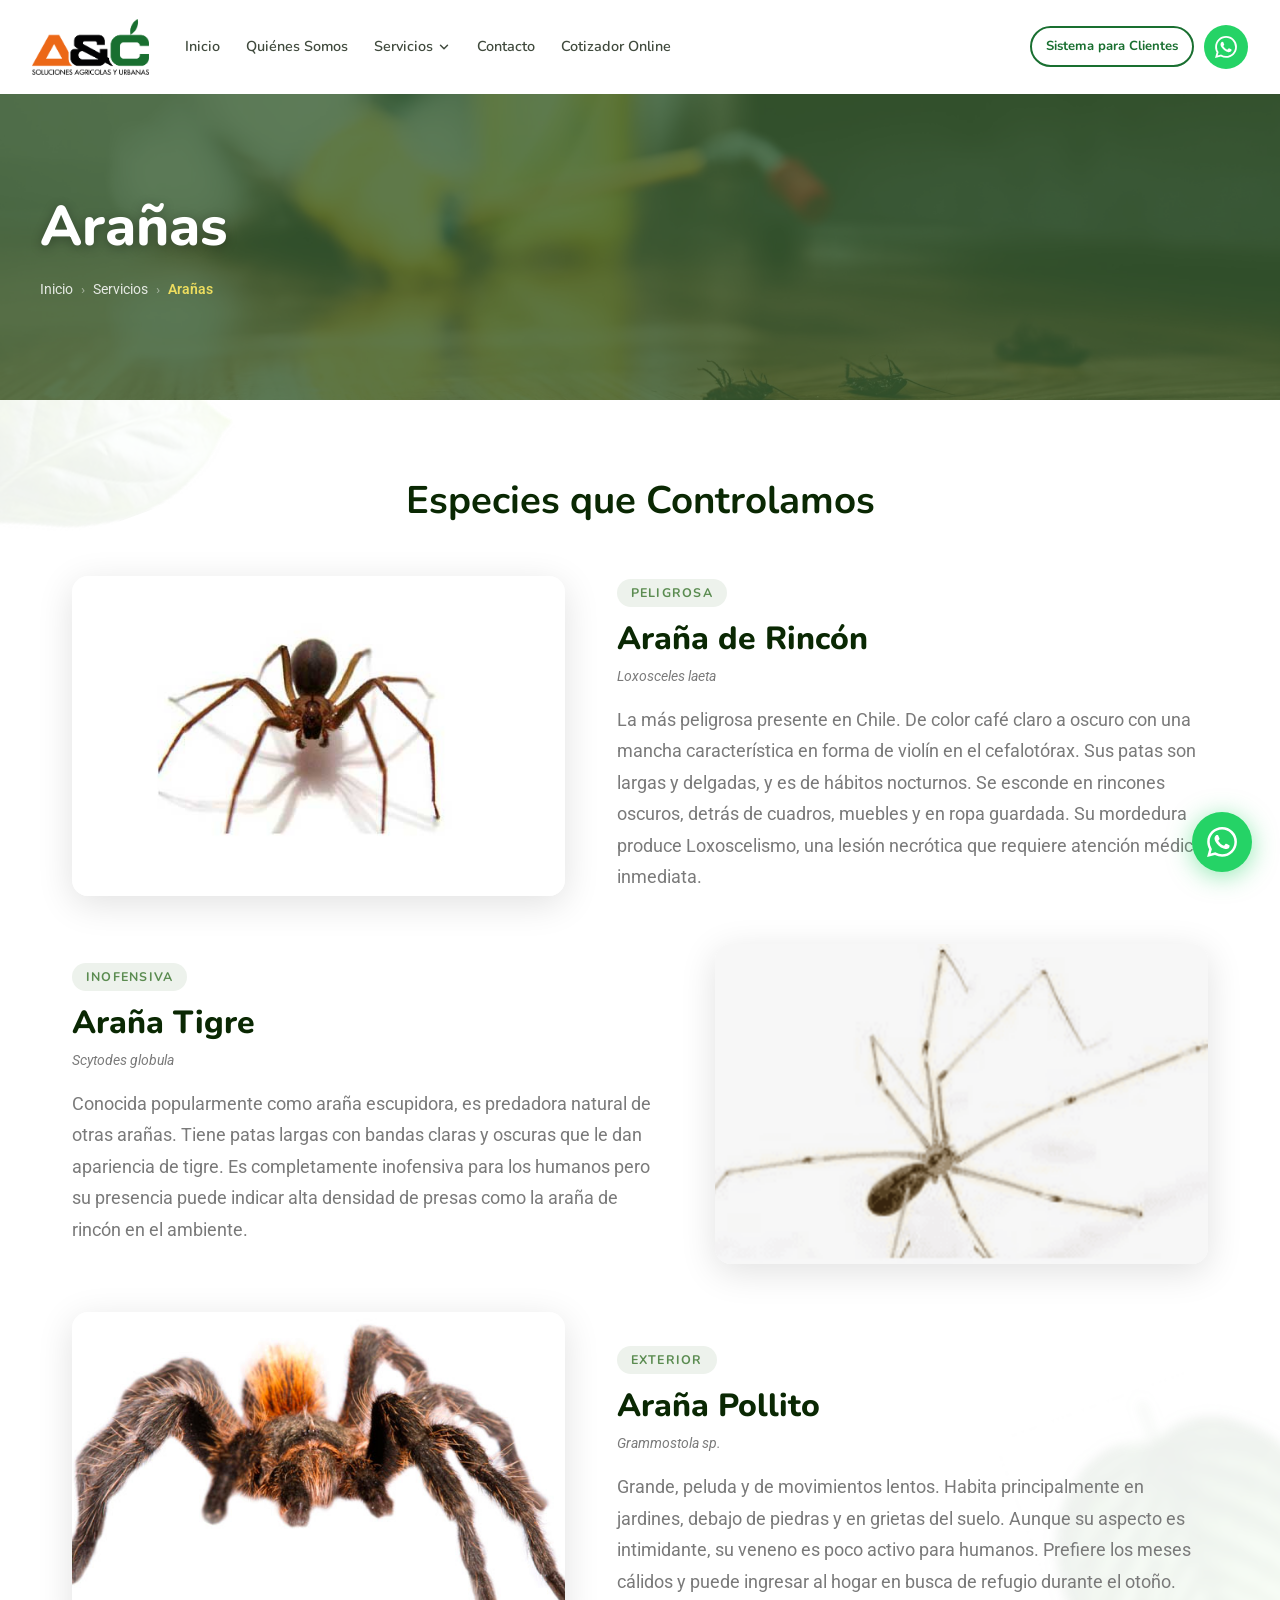
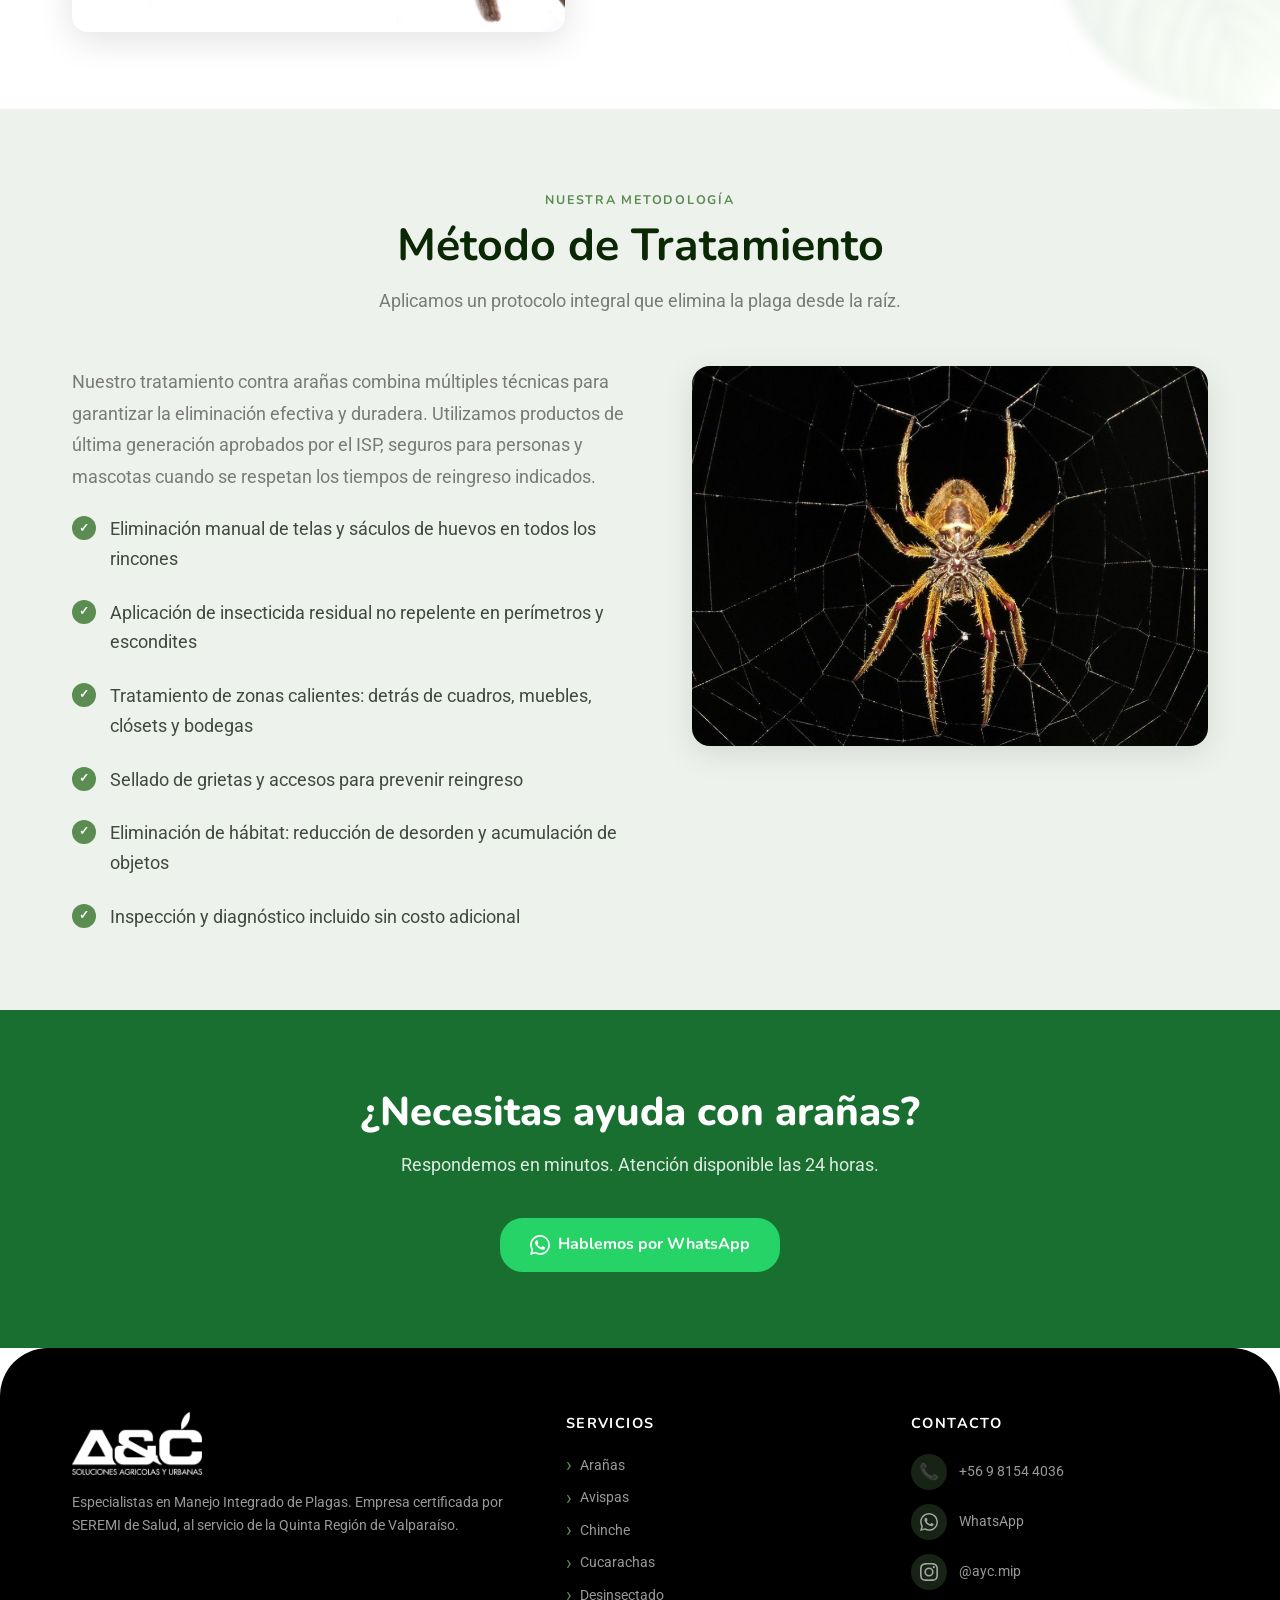
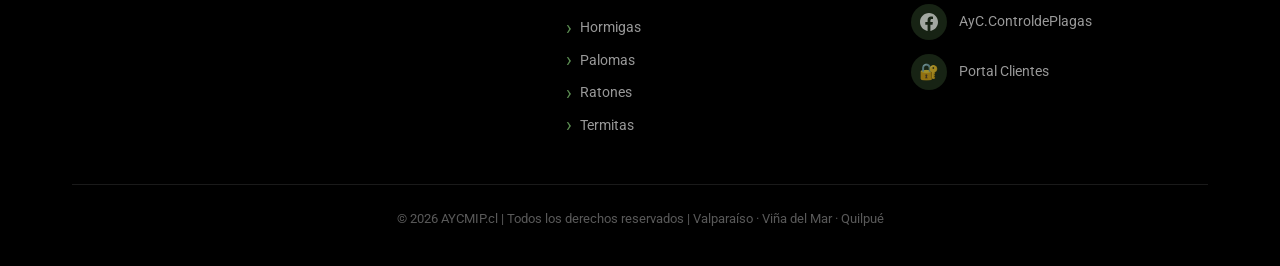
<file: site-2-aycmip/aranas/index.html>
<!DOCTYPE html>
<html lang="es">
<head>
  <meta charset="UTF-8" />
  <meta name="viewport" content="width=device-width, initial-scale=1.0" />
  <meta name="description" content="Eliminamos arañas de rincón y otras especies con insecticida residual profesional. Una sola sesión, garantía 14 días. Atendemos Valparaíso, Viña del Mar y Quilpué." />
  <title>Control de Arañas en Valparaíso | Araña de Rincón — AYC MiP</title>

  <!-- Google Fonts -->
  <link rel="preconnect" href="https://fonts.googleapis.com" />
  <link rel="preconnect" href="https://fonts.gstatic.com" crossorigin />
  <link href="https://fonts.googleapis.com/css2?family=Nunito:wght@400;600;700;800&family=Roboto:wght@400;500;600&family=Roboto+Slab:wght@400;700&display=swap" rel="stylesheet" />

  <link rel="stylesheet" href="../css/styles.css" />
</head>
<body>

  <!-- ============================================================
       NAVBAR
       ============================================================ -->
  <nav class="navbar" id="navbar" aria-label="Navegación principal">
    <div class="navbar__inner">

      <a href="../index.html" class="navbar__logo" aria-label="AYC MiP — Inicio">
        <img src="../img/Logo_ayc@4x-3.png" alt="AYC MiP — Control de Plagas" />
      </a>

      <ul class="navbar__nav" role="list">
        <li><a href="../index.html">Inicio</a></li>
        <li><a href="../index.html#quienes-somos">Quiénes Somos</a></li>

        <li class="nav-dropdown">
          <span class="nav-link nav-dropdown__trigger" role="button" tabindex="0" aria-haspopup="true" aria-expanded="false">
            Servicios
            <svg class="chevron" viewBox="0 0 24 24" fill="none" stroke="currentColor" stroke-width="2.5" stroke-linecap="round" stroke-linejoin="round" aria-hidden="true">
              <polyline points="6 9 12 15 18 9"></polyline>
            </svg>
          </span>
          <div class="nav-dropdown__menu" role="menu">
            <a href="../aranas/" role="menuitem">🕷️ Arañas</a>
            <a href="../avispas/" role="menuitem">🐝 Avispas</a>
            <a href="../chinche/" role="menuitem">🪲 Chinche</a>
            <a href="../cucarachas/" role="menuitem">🪲 Cucarachas</a>
            <a href="../desinsectado/" role="menuitem">🦟 Desinsectado</a>
            <a href="../hormigas/" role="menuitem">🐜 Hormigas</a>
            <a href="../palomas/" role="menuitem">🐦 Palomas</a>
            <a href="../ratones/" role="menuitem">🐀 Ratones</a>
            <a href="../termitas/" role="menuitem">🛡️ Termitas</a>
          </div>
        </li>

        <li><a href="../index.html#contacto">Contacto</a></li>
        <li><a href="../index.html#cotizador">Cotizador Online</a></li>
      </ul>

      <div class="navbar__actions">
        <a href="https://sistema.centralmip.com/login" target="_blank" rel="noopener" class="navbar__cliente-link">
          Sistema para Clientes
        </a>
        <a href="https://wa.me/56981544036?text=Hola%2C%20me%20comunico%20desde%20su%20sitio%20web" target="_blank" rel="noopener" class="navbar__wa-btn" aria-label="Escribir por WhatsApp">
          <svg viewBox="0 0 24 24" aria-hidden="true">
            <path d="M17.472 14.382c-.297-.149-1.758-.867-2.03-.967-.273-.099-.471-.148-.67.15-.197.297-.767.966-.94 1.164-.173.199-.347.223-.644.075-.297-.15-1.255-.463-2.39-1.475-.883-.788-1.48-1.761-1.653-2.059-.173-.297-.018-.458.13-.606.134-.133.298-.347.446-.52.149-.174.198-.298.298-.497.099-.198.05-.371-.025-.52-.075-.149-.669-1.612-.916-2.207-.242-.579-.487-.5-.669-.51-.173-.008-.371-.01-.57-.01-.198 0-.52.074-.792.372-.272.297-1.04 1.016-1.04 2.479 0 1.462 1.065 2.875 1.213 3.074.149.198 2.096 3.2 5.077 4.487.709.306 1.262.489 1.694.625.712.227 1.36.195 1.871.118.571-.085 1.758-.719 2.006-1.413.248-.694.248-1.289.173-1.413-.074-.124-.272-.198-.57-.347m-5.421 7.403h-.004a9.87 9.87 0 01-5.031-1.378l-.361-.214-3.741.982.998-3.648-.235-.374a9.86 9.86 0 01-1.51-5.26c.001-5.45 4.436-9.884 9.888-9.884 2.64 0 5.122 1.03 6.988 2.898a9.825 9.825 0 012.893 6.994c-.003 5.45-4.437 9.884-9.885 9.884m8.413-18.297A11.815 11.815 0 0012.05 0C5.495 0 .16 5.335.157 11.892c0 2.096.547 4.142 1.588 5.945L.057 24l6.305-1.654a11.882 11.882 0 005.683 1.448h.005c6.554 0 11.89-5.335 11.893-11.893a11.821 11.821 0 00-3.48-8.413z"/>
          </svg>
        </a>
      </div>

      <button class="hamburger" id="hamburger" aria-label="Abrir menú" aria-expanded="false" aria-controls="mobile-drawer">
        <span></span>
        <span></span>
        <span></span>
      </button>
    </div>
  </nav>

  <!-- Mobile Drawer -->
  <div class="mobile-drawer" id="mobile-drawer" role="dialog" aria-modal="true" aria-label="Menú de navegación">
    <div class="mobile-drawer__overlay" aria-hidden="true"></div>
    <div class="mobile-drawer__panel">
      <div class="mobile-drawer__close">
        <button class="mobile-drawer__close-btn" aria-label="Cerrar menú">✕</button>
      </div>
      <nav class="mobile-drawer__nav" aria-label="Menú móvil">
        <a href="../index.html">Inicio</a>
        <a href="../index.html#quienes-somos">Quiénes Somos</a>
        <div>
          <div class="mob-dropdown-trigger" role="button" tabindex="0">
            Servicios
            <svg class="mob-chevron" viewBox="0 0 24 24" stroke-width="2.5" stroke-linecap="round" stroke-linejoin="round" aria-hidden="true">
              <polyline points="6 9 12 15 18 9"></polyline>
            </svg>
          </div>
          <div class="mob-dropdown-content">
            <a href="../aranas/">🕷️ Arañas</a>
            <a href="../avispas/">🐝 Avispas</a>
            <a href="../chinche/">🪲 Chinche</a>
            <a href="../cucarachas/">🪲 Cucarachas</a>
            <a href="../desinsectado/">🦟 Desinsectado</a>
            <a href="../hormigas/">🐜 Hormigas</a>
            <a href="../palomas/">🐦 Palomas</a>
            <a href="../ratones/">🐀 Ratones</a>
            <a href="../termitas/">🛡️ Termitas</a>
          </div>
        </div>
        <a href="../index.html#contacto">Contacto</a>
        <a href="../index.html#cotizador">Cotizador Online</a>
      </nav>
      <div class="mobile-drawer__actions">
        <a href="https://sistema.centralmip.com/login" target="_blank" rel="noopener" class="btn btn-green">Sistema para Clientes</a>
        <a href="https://wa.me/56981544036?text=Hola%2C%20me%20comunico%20desde%20su%20sitio%20web" target="_blank" rel="noopener" class="btn btn-whatsapp">💬 WhatsApp</a>
      </div>
    </div>
  </div>

  <!-- ============================================================
       BREADCRUMB HERO
       ============================================================ -->
  <section class="breadcrumb-hero" aria-label="Encabezado de página">
    <div class="breadcrumb-hero__bg" style="background-image: url('../img/breadcrumb_controlplagas.jpg');" aria-hidden="true"></div>
    <div class="breadcrumb-hero__overlay" aria-hidden="true"></div>
    <div class="container breadcrumb-hero__content">
      <h1>Arañas</h1>
      <nav class="breadcrumb" aria-label="Miga de pan">
        <a href="../index.html">Inicio</a>
        <span class="breadcrumb__sep" aria-hidden="true">›</span>
        <a href="../index.html#servicios">Servicios</a>
        <span class="breadcrumb__sep" aria-hidden="true">›</span>
        <span class="breadcrumb__current" aria-current="page">Arañas</span>
      </nav>
    </div>
  </section>

  <!-- ============================================================
       SPECIES SECTION
       ============================================================ -->
  <section class="species-section" aria-labelledby="species-title">
    <!-- Decorative leaves -->
    <img src="../img/leaf.webp" alt="" class="species-section__leaf species-section__leaf--tl" aria-hidden="true" />
    <img src="../img/leaf-2.webp" alt="" class="species-section__leaf species-section__leaf--br" aria-hidden="true" />

    <div class="container">
      <h2 class="species-section__title fade-in" id="species-title">Especies que Controlamos</h2>

      <div class="species-list">

        <!-- Araña de Rincón -->
        <div class="species-card fade-in">
          <div class="species-card__image">
            <img src="../img/ARANA-DE-RINCON-1.jpg" alt="Araña de Rincón — Loxosceles laeta" loading="lazy" />
          </div>
          <div class="species-card__content">
            <span class="species-card__tag">Peligrosa</span>
            <h3 class="species-card__name">Araña de Rincón</h3>
            <p class="species-card__sci">Loxosceles laeta</p>
            <p class="species-card__desc">
              La más peligrosa presente en Chile. De color café claro a oscuro con una mancha característica en forma de violín en el cefalotórax. Sus patas son largas y delgadas, y es de hábitos nocturnos. Se esconde en rincones oscuros, detrás de cuadros, muebles y en ropa guardada. Su mordedura produce Loxoscelismo, una lesión necrótica que requiere atención médica inmediata.
            </p>
          </div>
        </div>

        <!-- Araña Tigre -->
        <div class="species-card species-card--reverse fade-in">
          <div class="species-card__image">
            <img src="../img/aranas-patas-largas.png" alt="Araña Tigre — Scytodes globula" loading="lazy" />
          </div>
          <div class="species-card__content">
            <span class="species-card__tag">Inofensiva</span>
            <h3 class="species-card__name">Araña Tigre</h3>
            <p class="species-card__sci">Scytodes globula</p>
            <p class="species-card__desc">
              Conocida popularmente como araña escupidora, es predadora natural de otras arañas. Tiene patas largas con bandas claras y oscuras que le dan apariencia de tigre. Es completamente inofensiva para los humanos pero su presencia puede indicar alta densidad de presas como la araña de rincón en el ambiente.
            </p>
          </div>
        </div>

        <!-- Araña Pollito -->
        <div class="species-card fade-in">
          <div class="species-card__image">
            <img src="../img/arana-pollito.jpg" alt="Araña Pollito — Grammostola sp." loading="lazy" />
          </div>
          <div class="species-card__content">
            <span class="species-card__tag">Exterior</span>
            <h3 class="species-card__name">Araña Pollito</h3>
            <p class="species-card__sci">Grammostola sp.</p>
            <p class="species-card__desc">
              Grande, peluda y de movimientos lentos. Habita principalmente en jardines, debajo de piedras y en grietas del suelo. Aunque su aspecto es intimidante, su veneno es poco activo para humanos. Prefiere los meses cálidos y puede ingresar al hogar en busca de refugio durante el otoño.
            </p>
          </div>
        </div>

      </div>
    </div>
  </section>

  <!-- ============================================================
       TREATMENT METHODS
       ============================================================ -->
  <section class="treatment" aria-labelledby="treatment-title">
    <div class="container">
      <div class="section-header fade-in">
        <span class="section-tag">Nuestra metodología</span>
        <h2 id="treatment-title">Método de Tratamiento</h2>
        <p>Aplicamos un protocolo integral que elimina la plaga desde la raíz.</p>
      </div>

      <div class="treatment__grid">
        <div class="fade-in">
          <p class="treatment__intro">
            Nuestro tratamiento contra arañas combina múltiples técnicas para garantizar la eliminación efectiva y duradera. Utilizamos productos de última generación aprobados por el ISP, seguros para personas y mascotas cuando se respetan los tiempos de reingreso indicados.
          </p>
          <ul class="treatment__list" role="list">
            <li>Eliminación manual de telas y sáculos de huevos en todos los rincones</li>
            <li>Aplicación de insecticida residual no repelente en perímetros y escondites</li>
            <li>Tratamiento de zonas calientes: detrás de cuadros, muebles, clósets y bodegas</li>
            <li>Sellado de grietas y accesos para prevenir reingreso</li>
            <li>Eliminación de hábitat: reducción de desorden y acumulación de objetos</li>
            <li>Inspección y diagnóstico incluido sin costo adicional</li>
          </ul>
        </div>
        <div class="treatment__image fade-in">
          <img src="../img/arana.jpg" alt="Tratamiento profesional contra arañas — AYC MiP" loading="lazy" />
        </div>
      </div>
    </div>
  </section>

  <!-- ============================================================
       SERVICE CTA
       ============================================================ -->
  <section class="service-cta" aria-labelledby="service-cta-title">
    <div class="container">
      <h2 id="service-cta-title" class="fade-in">¿Necesitas ayuda con arañas?</h2>
      <p class="fade-in">Respondemos en minutos. Atención disponible las 24 horas.</p>
      <a href="https://wa.me/56981544036?text=Hola%2C%20necesito%20ayuda%20con%20aranas%20en%20mi%20hogar"
         target="_blank"
         rel="noopener"
         class="btn btn-whatsapp fade-in">
        <svg viewBox="0 0 24 24" fill="currentColor" width="20" height="20" aria-hidden="true">
          <path d="M17.472 14.382c-.297-.149-1.758-.867-2.03-.967-.273-.099-.471-.148-.67.15-.197.297-.767.966-.94 1.164-.173.199-.347.223-.644.075-.297-.15-1.255-.463-2.39-1.475-.883-.788-1.48-1.761-1.653-2.059-.173-.297-.018-.458.13-.606.134-.133.298-.347.446-.52.149-.174.198-.298.298-.497.099-.198.05-.371-.025-.52-.075-.149-.669-1.612-.916-2.207-.242-.579-.487-.5-.669-.51-.173-.008-.371-.01-.57-.01-.198 0-.52.074-.792.372-.272.297-1.04 1.016-1.04 2.479 0 1.462 1.065 2.875 1.213 3.074.149.198 2.096 3.2 5.077 4.487.709.306 1.262.489 1.694.625.712.227 1.36.195 1.871.118.571-.085 1.758-.719 2.006-1.413.248-.694.248-1.289.173-1.413-.074-.124-.272-.198-.57-.347m-5.421 7.403h-.004a9.87 9.87 0 01-5.031-1.378l-.361-.214-3.741.982.998-3.648-.235-.374a9.86 9.86 0 01-1.51-5.26c.001-5.45 4.436-9.884 9.888-9.884 2.64 0 5.122 1.03 6.988 2.898a9.825 9.825 0 012.893 6.994c-.003 5.45-4.437 9.884-9.885 9.884m8.413-18.297A11.815 11.815 0 0012.05 0C5.495 0 .16 5.335.157 11.892c0 2.096.547 4.142 1.588 5.945L.057 24l6.305-1.654a11.882 11.882 0 005.683 1.448h.005c6.554 0 11.89-5.335 11.893-11.893a11.821 11.821 0 00-3.48-8.413z"/>
        </svg>
        Hablemos por WhatsApp
      </a>
    </div>
  </section>

  <!-- ============================================================
       FOOTER
       ============================================================ -->
  <footer class="footer" id="contacto" aria-label="Pie de página">
    <div class="container">
      <div class="footer__grid">
        <div class="footer__brand">
          <img src="../img/logo_ayc_blanco@4x.png" alt="AYC MiP" class="footer__brand-logo" />
          <p>Especialistas en Manejo Integrado de Plagas. Empresa certificada por SEREMI de Salud, al servicio de la Quinta Región de Valparaíso.</p>
        </div>
        <div>
          <p class="footer__col-title">Servicios</p>
                    <ul class="footer__links" role="list">
            <li><a href="../aranas/">Arañas</a></li>
            <li><a href="../avispas/">Avispas</a></li>
            <li><a href="../chinche/">Chinche</a></li>
            <li><a href="../cucarachas/">Cucarachas</a></li>
            <li><a href="../desinsectado/">Desinsectado</a></li>
            <li><a href="../hormigas/">Hormigas</a></li>
            <li><a href="../palomas/">Palomas</a></li>
            <li><a href="../ratones/">Ratones</a></li>
            <li><a href="../termitas/">Termitas</a></li>
          </ul>
        </div>
        <div>
          <p class="footer__col-title">Contacto</p>
          <ul class="footer__contact-list" role="list">
            <li><a href="tel:+56981544036" class="footer__contact-item"><span class="footer__contact-icon" aria-hidden="true">📞</span>+56 9 8154 4036</a></li>
            <li><a href="https://wa.me/56981544036?text=Hola%2C%20me%20comunico%20desde%20su%20sitio%20web" target="_blank" rel="noopener" class="footer__contact-item"><span class="footer__contact-icon" aria-hidden="true"><svg xmlns="http://www.w3.org/2000/svg" viewBox="0 0 24 24" fill="currentColor" width="18" height="18"><path d="M17.472 14.382c-.297-.149-1.758-.867-2.03-.967-.273-.099-.471-.148-.67.15-.197.297-.767.966-.94 1.164-.173.199-.347.223-.644.075-.297-.15-1.255-.463-2.39-1.475-.883-.788-1.48-1.761-1.653-2.059-.173-.297-.018-.458.13-.606.134-.133.298-.347.446-.52.149-.174.198-.298.298-.497.099-.198.05-.371-.025-.52-.075-.149-.669-1.612-.916-2.207-.242-.579-.487-.5-.669-.51-.173-.008-.371-.01-.57-.01-.198 0-.52.074-.792.372-.272.297-1.04 1.016-1.04 2.479 0 1.462 1.065 2.875 1.213 3.074.149.198 2.096 3.2 5.077 4.487.709.306 1.262.489 1.694.625.712.227 1.36.195 1.871.118.571-.085 1.758-.719 2.006-1.413.248-.694.248-1.289.173-1.413-.074-.124-.272-.198-.57-.347m-5.421 7.403h-.004a9.87 9.87 0 01-5.031-1.378l-.361-.214-3.741.982.998-3.648-.235-.374a9.86 9.86 0 01-1.51-5.26c.001-5.45 4.436-9.884 9.888-9.884 2.64 0 5.122 1.03 6.988 2.898a9.825 9.825 0 012.893 6.994c-.003 5.45-4.437 9.884-9.885 9.884m8.413-18.297A11.815 11.815 0 0012.05 0C5.495 0 .16 5.335.157 11.892c0 2.096.547 4.142 1.588 5.945L.057 24l6.305-1.654a11.882 11.882 0 005.683 1.448h.005c6.554 0 11.89-5.335 11.893-11.893a11.821 11.821 0 00-3.48-8.413z"/></svg></span>WhatsApp</a></li>
            <li><a href="https://www.instagram.com/ayc.mip" target="_blank" rel="noopener" class="footer__contact-item"><span class="footer__contact-icon" aria-hidden="true"><svg xmlns="http://www.w3.org/2000/svg" viewBox="0 0 24 24" fill="currentColor" width="18" height="18"><path d="M12 2.163c3.204 0 3.584.012 4.85.07 3.252.148 4.771 1.691 4.919 4.919.058 1.265.069 1.645.069 4.849 0 3.205-.012 3.584-.069 4.849-.149 3.225-1.664 4.771-4.919 4.919-1.266.058-1.644.07-4.85.07-3.204 0-3.584-.012-4.849-.07-3.26-.149-4.771-1.699-4.919-4.92-.058-1.265-.07-1.644-.07-4.849 0-3.204.013-3.583.07-4.849.149-3.227 1.664-4.771 4.919-4.919 1.266-.057 1.645-.069 4.849-.069zM12 0C8.741 0 8.333.014 7.053.072 2.695.272.273 2.69.073 7.052.014 8.333 0 8.741 0 12c0 3.259.014 3.668.072 4.948.2 4.358 2.618 6.78 6.98 6.98C8.333 23.986 8.741 24 12 24c3.259 0 3.668-.014 4.948-.072 4.354-.2 6.782-2.618 6.979-6.98.059-1.28.073-1.689.073-4.948 0-3.259-.014-3.667-.072-4.947-.196-4.354-2.617-6.78-6.979-6.98C15.668.014 15.259 0 12 0zm0 5.838a6.162 6.162 0 100 12.324 6.162 6.162 0 000-12.324zM12 16a4 4 0 110-8 4 4 0 010 8zm6.406-11.845a1.44 1.44 0 100 2.881 1.44 1.44 0 000-2.881z"/></svg></span>@ayc.mip</a></li>
            <li><a href="https://www.facebook.com/AyC.ControldePlagas" target="_blank" rel="noopener" class="footer__contact-item"><span class="footer__contact-icon" aria-hidden="true"><svg xmlns="http://www.w3.org/2000/svg" viewBox="0 0 24 24" fill="currentColor" width="18" height="18"><path d="M24 12.073c0-6.627-5.373-12-12-12s-12 5.373-12 12c0 5.99 4.388 10.954 10.125 11.854v-8.385H7.078v-3.47h3.047V9.43c0-3.007 1.792-4.669 4.533-4.669 1.312 0 2.686.235 2.686.235v2.953H15.83c-1.491 0-1.956.925-1.956 1.874v2.25h3.328l-.532 3.47h-2.796v8.385C19.612 23.027 24 18.062 24 12.073z"/></svg></span>AyC.ControldePlagas</a></li>
            <li><a href="https://sistema.centralmip.com/login" target="_blank" rel="noopener" class="footer__contact-item"><span class="footer__contact-icon" aria-hidden="true">🔐</span>Portal Clientes</a></li>
          </ul>
        </div>
      </div>
      <div class="footer__bottom">
        <p>© 2026 AYCMIP.cl | Todos los derechos reservados | Valparaíso · Viña del Mar · Quilpué</p>
      </div>
    </div>
  </footer>

  <!-- Floating WhatsApp FAB -->
  <a href="https://wa.me/56981544036?text=Hola%2C%20me%20comunico%20desde%20su%20sitio%20web"
     target="_blank" rel="noopener"
     class="wa-fab" aria-label="Contactar por WhatsApp">
    <svg viewBox="0 0 24 24" aria-hidden="true">
      <path d="M17.472 14.382c-.297-.149-1.758-.867-2.03-.967-.273-.099-.471-.148-.67.15-.197.297-.767.966-.94 1.164-.173.199-.347.223-.644.075-.297-.15-1.255-.463-2.39-1.475-.883-.788-1.48-1.761-1.653-2.059-.173-.297-.018-.458.13-.606.134-.133.298-.347.446-.52.149-.174.198-.298.298-.497.099-.198.05-.371-.025-.52-.075-.149-.669-1.612-.916-2.207-.242-.579-.487-.5-.669-.51-.173-.008-.371-.01-.57-.01-.198 0-.52.074-.792.372-.272.297-1.04 1.016-1.04 2.479 0 1.462 1.065 2.875 1.213 3.074.149.198 2.096 3.2 5.077 4.487.709.306 1.262.489 1.694.625.712.227 1.36.195 1.871.118.571-.085 1.758-.719 2.006-1.413.248-.694.248-1.289.173-1.413-.074-.124-.272-.198-.57-.347m-5.421 7.403h-.004a9.87 9.87 0 01-5.031-1.378l-.361-.214-3.741.982.998-3.648-.235-.374a9.86 9.86 0 01-1.51-5.26c.001-5.45 4.436-9.884 9.888-9.884 2.64 0 5.122 1.03 6.988 2.898a9.825 9.825 0 012.893 6.994c-.003 5.45-4.437 9.884-9.885 9.884m8.413-18.297A11.815 11.815 0 0012.05 0C5.495 0 .16 5.335.157 11.892c0 2.096.547 4.142 1.588 5.945L.057 24l6.305-1.654a11.882 11.882 0 005.683 1.448h.005c6.554 0 11.89-5.335 11.893-11.893a11.821 11.821 0 00-3.48-8.413z"/>
    </svg>
  </a>

  <script src="../js/main.js"></script>
</body>
</html>
</file>
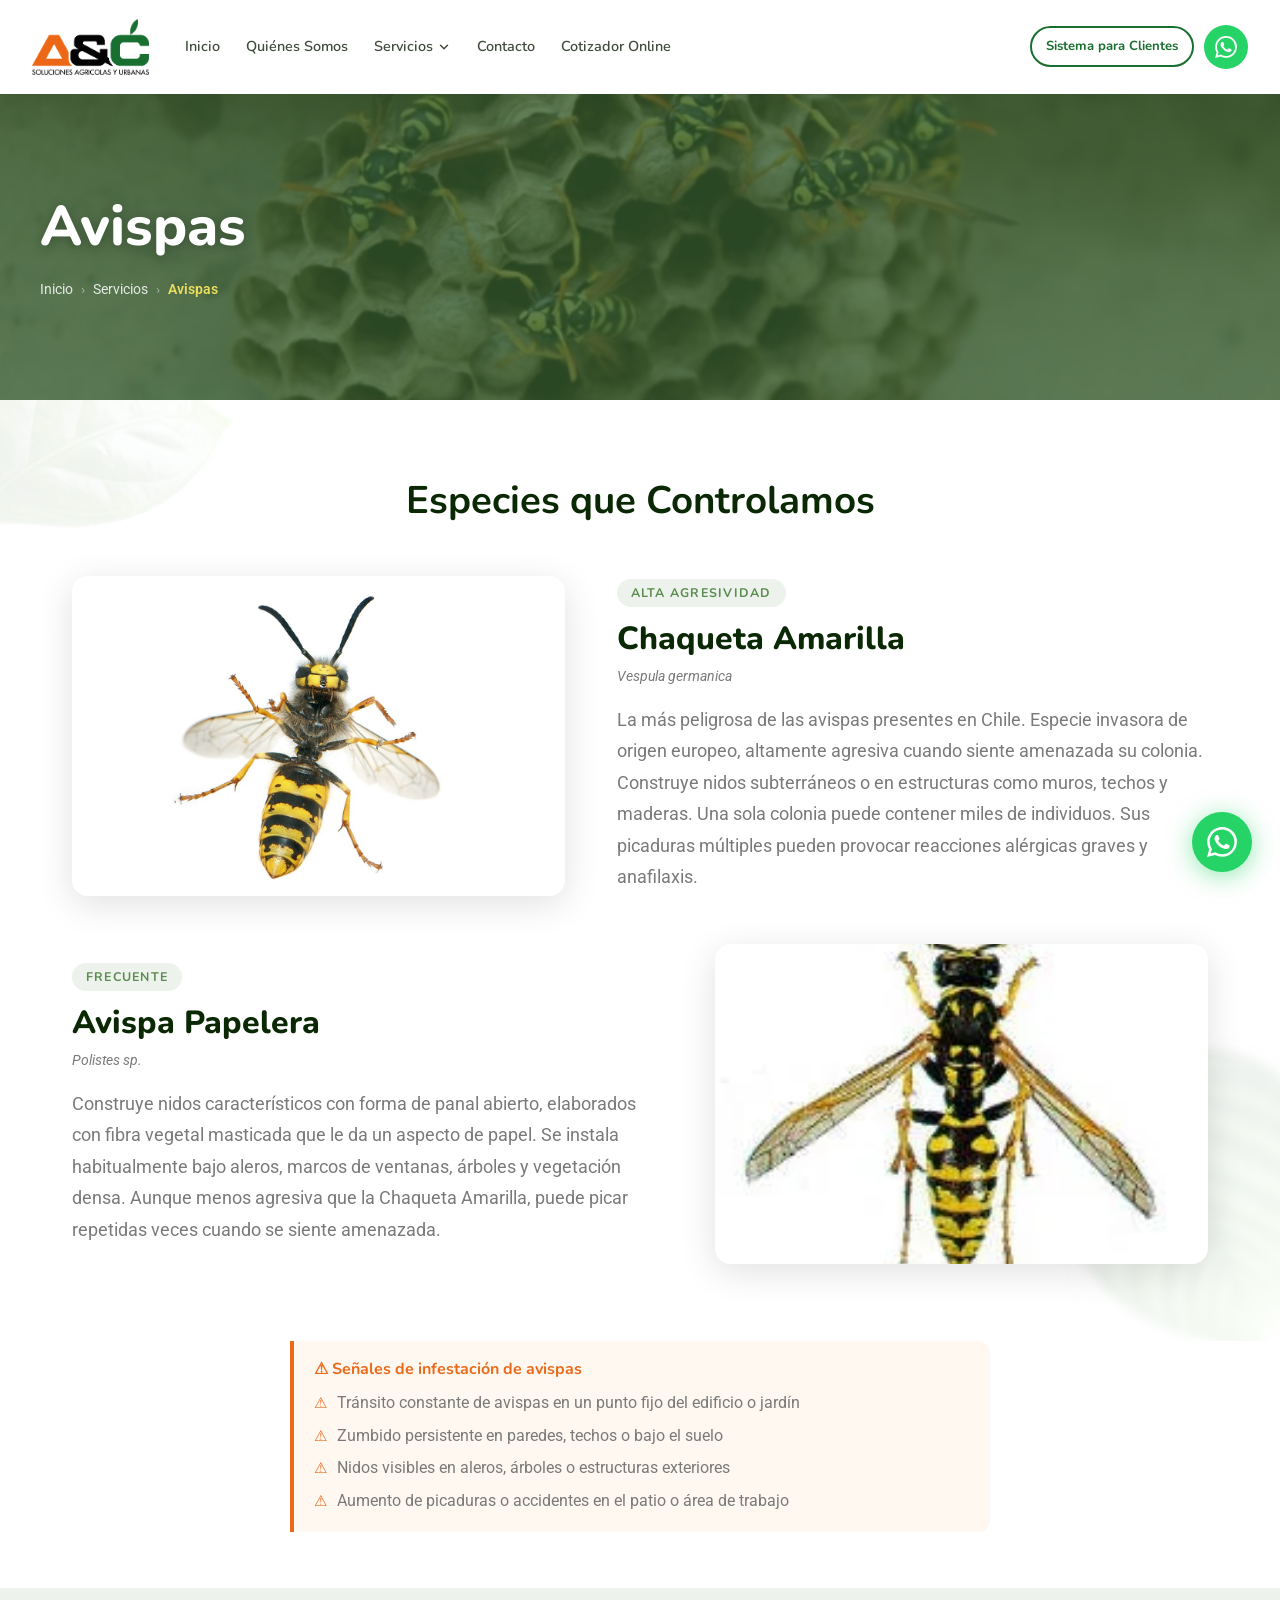
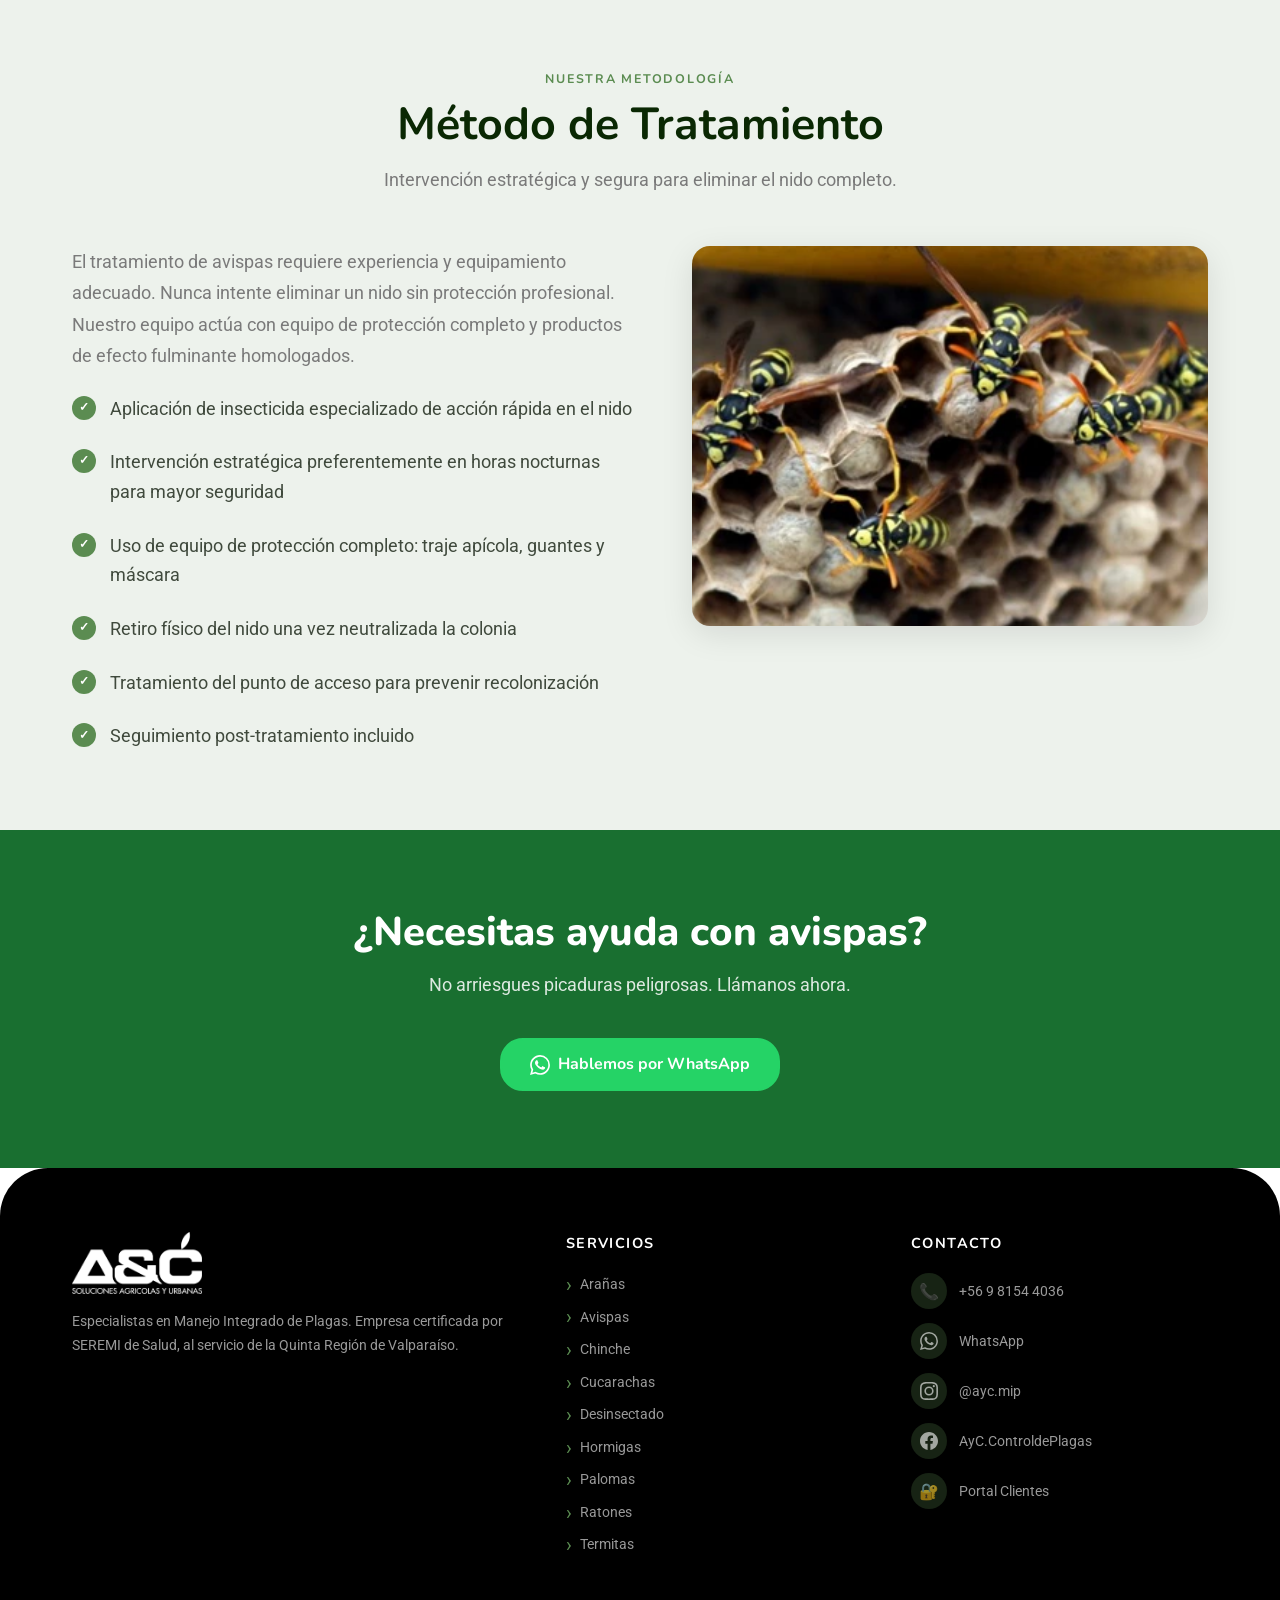
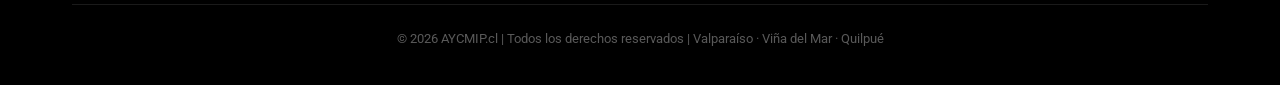
<file: site-2-aycmip/avispas/index.html>
<!DOCTYPE html>
<html lang="es">
<head>
  <meta charset="UTF-8" />
  <meta name="viewport" content="width=device-width, initial-scale=1.0" />
  <meta name="description" content="Extracción y eliminación profesional de nidos de avispas en techos, muros y jardines. Técnicos certificados. Atención de emergencia 24/7 en la Quinta Región." />
  <title>Control de Avispas y Abejas en Valparaíso | AYC MiP — SEREMI</title>

  <link rel="preconnect" href="https://fonts.googleapis.com" />
  <link rel="preconnect" href="https://fonts.gstatic.com" crossorigin />
  <link href="https://fonts.googleapis.com/css2?family=Nunito:wght@400;600;700;800&family=Roboto:wght@400;500;600&family=Roboto+Slab:wght@400;700&display=swap" rel="stylesheet" />

  <link rel="stylesheet" href="../css/styles.css" />
</head>
<body>

  <!-- NAVBAR -->
  <nav class="navbar" id="navbar" aria-label="Navegación principal">
    <div class="navbar__inner">

      <a href="../index.html" class="navbar__logo" aria-label="AYC MiP — Inicio">
        <img src="../img/Logo_ayc@4x-3.png" alt="AYC MiP — Control de Plagas" />
      </a>

      <ul class="navbar__nav" role="list">
        <li><a href="../index.html">Inicio</a></li>
        <li><a href="../index.html#quienes-somos">Quiénes Somos</a></li>
        <li class="nav-dropdown">
          <span class="nav-link nav-dropdown__trigger" role="button" tabindex="0" aria-haspopup="true" aria-expanded="false">
            Servicios
            <svg class="chevron" viewBox="0 0 24 24" fill="none" stroke="currentColor" stroke-width="2.5" stroke-linecap="round" stroke-linejoin="round" aria-hidden="true">
              <polyline points="6 9 12 15 18 9"></polyline>
            </svg>
          </span>
          <div class="nav-dropdown__menu" role="menu">
            <a href="../aranas/" role="menuitem">🕷️ Arañas</a>
            <a href="../avispas/" role="menuitem">🐝 Avispas</a>
            <a href="../chinche/" role="menuitem">🪲 Chinche</a>
            <a href="../cucarachas/" role="menuitem">🪲 Cucarachas</a>
            <a href="../desinsectado/" role="menuitem">🦟 Desinsectado</a>
            <a href="../hormigas/" role="menuitem">🐜 Hormigas</a>
            <a href="../palomas/" role="menuitem">🐦 Palomas</a>
            <a href="../ratones/" role="menuitem">🐀 Ratones</a>
            <a href="../termitas/" role="menuitem">🛡️ Termitas</a>
          </div>
        </li>
        <li><a href="../index.html#contacto">Contacto</a></li>
        <li><a href="../index.html#cotizador">Cotizador Online</a></li>
      </ul>

      <div class="navbar__actions">
        <a href="https://sistema.centralmip.com/login" target="_blank" rel="noopener" class="navbar__cliente-link">Sistema para Clientes</a>
        <a href="https://wa.me/56981544036?text=Hola%2C%20me%20comunico%20desde%20su%20sitio%20web" target="_blank" rel="noopener" class="navbar__wa-btn" aria-label="Escribir por WhatsApp">
          <svg viewBox="0 0 24 24" aria-hidden="true">
            <path d="M17.472 14.382c-.297-.149-1.758-.867-2.03-.967-.273-.099-.471-.148-.67.15-.197.297-.767.966-.94 1.164-.173.199-.347.223-.644.075-.297-.15-1.255-.463-2.39-1.475-.883-.788-1.48-1.761-1.653-2.059-.173-.297-.018-.458.13-.606.134-.133.298-.347.446-.52.149-.174.198-.298.298-.497.099-.198.05-.371-.025-.52-.075-.149-.669-1.612-.916-2.207-.242-.579-.487-.5-.669-.51-.173-.008-.371-.01-.57-.01-.198 0-.52.074-.792.372-.272.297-1.04 1.016-1.04 2.479 0 1.462 1.065 2.875 1.213 3.074.149.198 2.096 3.2 5.077 4.487.709.306 1.262.489 1.694.625.712.227 1.36.195 1.871.118.571-.085 1.758-.719 2.006-1.413.248-.694.248-1.289.173-1.413-.074-.124-.272-.198-.57-.347m-5.421 7.403h-.004a9.87 9.87 0 01-5.031-1.378l-.361-.214-3.741.982.998-3.648-.235-.374a9.86 9.86 0 01-1.51-5.26c.001-5.45 4.436-9.884 9.888-9.884 2.64 0 5.122 1.03 6.988 2.898a9.825 9.825 0 012.893 6.994c-.003 5.45-4.437 9.884-9.885 9.884m8.413-18.297A11.815 11.815 0 0012.05 0C5.495 0 .16 5.335.157 11.892c0 2.096.547 4.142 1.588 5.945L.057 24l6.305-1.654a11.882 11.882 0 005.683 1.448h.005c6.554 0 11.89-5.335 11.893-11.893a11.821 11.821 0 00-3.48-8.413z"/>
          </svg>
        </a>
      </div>

      <button class="hamburger" id="hamburger" aria-label="Abrir menú" aria-expanded="false" aria-controls="mobile-drawer">
        <span></span><span></span><span></span>
      </button>
    </div>
  </nav>

  <!-- Mobile Drawer -->
  <div class="mobile-drawer" id="mobile-drawer" role="dialog" aria-modal="true" aria-label="Menú de navegación">
    <div class="mobile-drawer__overlay" aria-hidden="true"></div>
    <div class="mobile-drawer__panel">
      <div class="mobile-drawer__close">
        <button class="mobile-drawer__close-btn" aria-label="Cerrar menú">✕</button>
      </div>
      <nav class="mobile-drawer__nav" aria-label="Menú móvil">
        <a href="../index.html">Inicio</a>
        <a href="../index.html#quienes-somos">Quiénes Somos</a>
        <div>
          <div class="mob-dropdown-trigger" role="button" tabindex="0">
            Servicios
            <svg class="mob-chevron" viewBox="0 0 24 24" stroke-width="2.5" stroke-linecap="round" stroke-linejoin="round" aria-hidden="true">
              <polyline points="6 9 12 15 18 9"></polyline>
            </svg>
          </div>
          <div class="mob-dropdown-content">
            <a href="../aranas/">🕷️ Arañas</a>
            <a href="../avispas/">🐝 Avispas</a>
            <a href="../chinche/">🪲 Chinche</a>
            <a href="../cucarachas/">🪲 Cucarachas</a>
            <a href="../desinsectado/">🦟 Desinsectado</a>
            <a href="../hormigas/">🐜 Hormigas</a>
            <a href="../palomas/">🐦 Palomas</a>
            <a href="../ratones/">🐀 Ratones</a>
            <a href="../termitas/">🛡️ Termitas</a>
          </div>
        </div>
        <a href="../index.html#contacto">Contacto</a>
        <a href="../index.html#cotizador">Cotizador Online</a>
      </nav>
      <div class="mobile-drawer__actions">
        <a href="https://sistema.centralmip.com/login" target="_blank" rel="noopener" class="btn btn-green">Sistema para Clientes</a>
        <a href="https://wa.me/56981544036?text=Hola%2C%20me%20comunico%20desde%20su%20sitio%20web" target="_blank" rel="noopener" class="btn btn-whatsapp">💬 WhatsApp</a>
      </div>
    </div>
  </div>

  <!-- BREADCRUMB HERO -->
  <section class="breadcrumb-hero" aria-label="Encabezado de página">
    <div class="breadcrumb-hero__bg" style="background-image: url('../img/panal-avispas.webp');" aria-hidden="true"></div>
    <div class="breadcrumb-hero__overlay" aria-hidden="true"></div>
    <div class="container breadcrumb-hero__content">
      <h1>Avispas</h1>
      <nav class="breadcrumb" aria-label="Miga de pan">
        <a href="../index.html">Inicio</a>
        <span class="breadcrumb__sep" aria-hidden="true">›</span>
        <a href="../index.html#servicios">Servicios</a>
        <span class="breadcrumb__sep" aria-hidden="true">›</span>
        <span class="breadcrumb__current" aria-current="page">Avispas</span>
      </nav>
    </div>
  </section>

  <!-- SPECIES SECTION -->
  <section class="species-section" aria-labelledby="species-title">
    <img src="../img/leaf.webp" alt="" class="species-section__leaf species-section__leaf--tl" aria-hidden="true" />
    <img src="../img/leaf-2.webp" alt="" class="species-section__leaf species-section__leaf--br" aria-hidden="true" />

    <div class="container">
      <h2 class="species-section__title fade-in" id="species-title">Especies que Controlamos</h2>

      <div class="species-list">

        <!-- Chaqueta Amarilla -->
        <div class="species-card fade-in">
          <div class="species-card__image">
            <img src="../img/wasp-538470_1280.jpg" alt="Vespula germanica — Chaqueta Amarilla" loading="lazy" />
          </div>
          <div class="species-card__content">
            <span class="species-card__tag">Alta agresividad</span>
            <h3 class="species-card__name">Chaqueta Amarilla</h3>
            <p class="species-card__sci">Vespula germanica</p>
            <p class="species-card__desc">
              La más peligrosa de las avispas presentes en Chile. Especie invasora de origen europeo, altamente agresiva cuando siente amenazada su colonia. Construye nidos subterráneos o en estructuras como muros, techos y maderas. Una sola colonia puede contener miles de individuos. Sus picaduras múltiples pueden provocar reacciones alérgicas graves y anafilaxis.
            </p>
          </div>
        </div>

        <!-- Avispa Papelera -->
        <div class="species-card species-card--reverse fade-in">
          <div class="species-card__image">
            <img src="../img/avispa-papelera.jpg.webp" alt="Polistes sp. — Avispa Papelera" loading="lazy" />
          </div>
          <div class="species-card__content">
            <span class="species-card__tag">Frecuente</span>
            <h3 class="species-card__name">Avispa Papelera</h3>
            <p class="species-card__sci">Polistes sp.</p>
            <p class="species-card__desc">
              Construye nidos característicos con forma de panal abierto, elaborados con fibra vegetal masticada que le da un aspecto de papel. Se instala habitualmente bajo aleros, marcos de ventanas, árboles y vegetación densa. Aunque menos agresiva que la Chaqueta Amarilla, puede picar repetidas veces cuando se siente amenazada.
            </p>
          </div>
        </div>

      </div>
    </div>
  </section>

  <!-- SEÑALES DE INFESTACIÓN -->
  <section style="background: var(--white); padding: 0 0 56px;" aria-label="Señales de infestación">
    <div class="container">
      <div class="species-signs fade-in" style="max-width: 700px; margin: 0 auto;">
        <h4>⚠ Señales de infestación de avispas</h4>
        <ul class="signs-list" role="list">
          <li>Tránsito constante de avispas en un punto fijo del edificio o jardín</li>
          <li>Zumbido persistente en paredes, techos o bajo el suelo</li>
          <li>Nidos visibles en aleros, árboles o estructuras exteriores</li>
          <li>Aumento de picaduras o accidentes en el patio o área de trabajo</li>
        </ul>
      </div>
    </div>
  </section>

  <!-- TREATMENT METHODS -->
  <section class="treatment" aria-labelledby="treatment-title">
    <div class="container">
      <div class="section-header fade-in">
        <span class="section-tag">Nuestra metodología</span>
        <h2 id="treatment-title">Método de Tratamiento</h2>
        <p>Intervención estratégica y segura para eliminar el nido completo.</p>
      </div>

      <div class="treatment__grid">
        <div class="fade-in">
          <p class="treatment__intro">
            El tratamiento de avispas requiere experiencia y equipamiento adecuado. Nunca intente eliminar un nido sin protección profesional. Nuestro equipo actúa con equipo de protección completo y productos de efecto fulminante homologados.
          </p>
          <ul class="treatment__list" role="list">
            <li>Aplicación de insecticida especializado de acción rápida en el nido</li>
            <li>Intervención estratégica preferentemente en horas nocturnas para mayor seguridad</li>
            <li>Uso de equipo de protección completo: traje apícola, guantes y máscara</li>
            <li>Retiro físico del nido una vez neutralizada la colonia</li>
            <li>Tratamiento del punto de acceso para prevenir recolonización</li>
            <li>Seguimiento post-tratamiento incluido</li>
          </ul>
        </div>
        <div class="treatment__image fade-in">
          <img src="../img/panal-avispas.webp" alt="Nido de avispas — control profesional" loading="lazy" />
        </div>
      </div>
    </div>
  </section>

  <!-- SERVICE CTA -->
  <section class="service-cta" aria-labelledby="service-cta-title">
    <div class="container">
      <h2 id="service-cta-title" class="fade-in">¿Necesitas ayuda con avispas?</h2>
      <p class="fade-in">No arriesgues picaduras peligrosas. Llámanos ahora.</p>
      <a href="https://wa.me/56981544036?text=Hola%2C%20necesito%20ayuda%20con%20avispas%20en%20mi%20hogar"
         target="_blank" rel="noopener"
         class="btn btn-whatsapp fade-in">
        <svg viewBox="0 0 24 24" fill="currentColor" width="20" height="20" aria-hidden="true">
          <path d="M17.472 14.382c-.297-.149-1.758-.867-2.03-.967-.273-.099-.471-.148-.67.15-.197.297-.767.966-.94 1.164-.173.199-.347.223-.644.075-.297-.15-1.255-.463-2.39-1.475-.883-.788-1.48-1.761-1.653-2.059-.173-.297-.018-.458.13-.606.134-.133.298-.347.446-.52.149-.174.198-.298.298-.497.099-.198.05-.371-.025-.52-.075-.149-.669-1.612-.916-2.207-.242-.579-.487-.5-.669-.51-.173-.008-.371-.01-.57-.01-.198 0-.52.074-.792.372-.272.297-1.04 1.016-1.04 2.479 0 1.462 1.065 2.875 1.213 3.074.149.198 2.096 3.2 5.077 4.487.709.306 1.262.489 1.694.625.712.227 1.36.195 1.871.118.571-.085 1.758-.719 2.006-1.413.248-.694.248-1.289.173-1.413-.074-.124-.272-.198-.57-.347m-5.421 7.403h-.004a9.87 9.87 0 01-5.031-1.378l-.361-.214-3.741.982.998-3.648-.235-.374a9.86 9.86 0 01-1.51-5.26c.001-5.45 4.436-9.884 9.888-9.884 2.64 0 5.122 1.03 6.988 2.898a9.825 9.825 0 012.893 6.994c-.003 5.45-4.437 9.884-9.885 9.884m8.413-18.297A11.815 11.815 0 0012.05 0C5.495 0 .16 5.335.157 11.892c0 2.096.547 4.142 1.588 5.945L.057 24l6.305-1.654a11.882 11.882 0 005.683 1.448h.005c6.554 0 11.89-5.335 11.893-11.893a11.821 11.821 0 00-3.48-8.413z"/>
        </svg>
        Hablemos por WhatsApp
      </a>
    </div>
  </section>

  <!-- FOOTER -->
  <footer class="footer" id="contacto" aria-label="Pie de página">
    <div class="container">
      <div class="footer__grid">
        <div class="footer__brand">
          <img src="../img/logo_ayc_blanco@4x.png" alt="AYC MiP" class="footer__brand-logo" />
          <p>Especialistas en Manejo Integrado de Plagas. Empresa certificada por SEREMI de Salud, al servicio de la Quinta Región de Valparaíso.</p>
        </div>
        <div>
          <p class="footer__col-title">Servicios</p>
                    <ul class="footer__links" role="list">
            <li><a href="../aranas/">Arañas</a></li>
            <li><a href="../avispas/">Avispas</a></li>
            <li><a href="../chinche/">Chinche</a></li>
            <li><a href="../cucarachas/">Cucarachas</a></li>
            <li><a href="../desinsectado/">Desinsectado</a></li>
            <li><a href="../hormigas/">Hormigas</a></li>
            <li><a href="../palomas/">Palomas</a></li>
            <li><a href="../ratones/">Ratones</a></li>
            <li><a href="../termitas/">Termitas</a></li>
          </ul>
        </div>
        <div>
          <p class="footer__col-title">Contacto</p>
          <ul class="footer__contact-list" role="list">
            <li><a href="tel:+56981544036" class="footer__contact-item"><span class="footer__contact-icon" aria-hidden="true">📞</span>+56 9 8154 4036</a></li>
            <li><a href="https://wa.me/56981544036?text=Hola%2C%20me%20comunico%20desde%20su%20sitio%20web" target="_blank" rel="noopener" class="footer__contact-item"><span class="footer__contact-icon" aria-hidden="true"><svg xmlns="http://www.w3.org/2000/svg" viewBox="0 0 24 24" fill="currentColor" width="18" height="18"><path d="M17.472 14.382c-.297-.149-1.758-.867-2.03-.967-.273-.099-.471-.148-.67.15-.197.297-.767.966-.94 1.164-.173.199-.347.223-.644.075-.297-.15-1.255-.463-2.39-1.475-.883-.788-1.48-1.761-1.653-2.059-.173-.297-.018-.458.13-.606.134-.133.298-.347.446-.52.149-.174.198-.298.298-.497.099-.198.05-.371-.025-.52-.075-.149-.669-1.612-.916-2.207-.242-.579-.487-.5-.669-.51-.173-.008-.371-.01-.57-.01-.198 0-.52.074-.792.372-.272.297-1.04 1.016-1.04 2.479 0 1.462 1.065 2.875 1.213 3.074.149.198 2.096 3.2 5.077 4.487.709.306 1.262.489 1.694.625.712.227 1.36.195 1.871.118.571-.085 1.758-.719 2.006-1.413.248-.694.248-1.289.173-1.413-.074-.124-.272-.198-.57-.347m-5.421 7.403h-.004a9.87 9.87 0 01-5.031-1.378l-.361-.214-3.741.982.998-3.648-.235-.374a9.86 9.86 0 01-1.51-5.26c.001-5.45 4.436-9.884 9.888-9.884 2.64 0 5.122 1.03 6.988 2.898a9.825 9.825 0 012.893 6.994c-.003 5.45-4.437 9.884-9.885 9.884m8.413-18.297A11.815 11.815 0 0012.05 0C5.495 0 .16 5.335.157 11.892c0 2.096.547 4.142 1.588 5.945L.057 24l6.305-1.654a11.882 11.882 0 005.683 1.448h.005c6.554 0 11.89-5.335 11.893-11.893a11.821 11.821 0 00-3.48-8.413z"/></svg></span>WhatsApp</a></li>
            <li><a href="https://www.instagram.com/ayc.mip" target="_blank" rel="noopener" class="footer__contact-item"><span class="footer__contact-icon" aria-hidden="true"><svg xmlns="http://www.w3.org/2000/svg" viewBox="0 0 24 24" fill="currentColor" width="18" height="18"><path d="M12 2.163c3.204 0 3.584.012 4.85.07 3.252.148 4.771 1.691 4.919 4.919.058 1.265.069 1.645.069 4.849 0 3.205-.012 3.584-.069 4.849-.149 3.225-1.664 4.771-4.919 4.919-1.266.058-1.644.07-4.85.07-3.204 0-3.584-.012-4.849-.07-3.26-.149-4.771-1.699-4.919-4.92-.058-1.265-.07-1.644-.07-4.849 0-3.204.013-3.583.07-4.849.149-3.227 1.664-4.771 4.919-4.919 1.266-.057 1.645-.069 4.849-.069zM12 0C8.741 0 8.333.014 7.053.072 2.695.272.273 2.69.073 7.052.014 8.333 0 8.741 0 12c0 3.259.014 3.668.072 4.948.2 4.358 2.618 6.78 6.98 6.98C8.333 23.986 8.741 24 12 24c3.259 0 3.668-.014 4.948-.072 4.354-.2 6.782-2.618 6.979-6.98.059-1.28.073-1.689.073-4.948 0-3.259-.014-3.667-.072-4.947-.196-4.354-2.617-6.78-6.979-6.98C15.668.014 15.259 0 12 0zm0 5.838a6.162 6.162 0 100 12.324 6.162 6.162 0 000-12.324zM12 16a4 4 0 110-8 4 4 0 010 8zm6.406-11.845a1.44 1.44 0 100 2.881 1.44 1.44 0 000-2.881z"/></svg></span>@ayc.mip</a></li>
            <li><a href="https://www.facebook.com/AyC.ControldePlagas" target="_blank" rel="noopener" class="footer__contact-item"><span class="footer__contact-icon" aria-hidden="true"><svg xmlns="http://www.w3.org/2000/svg" viewBox="0 0 24 24" fill="currentColor" width="18" height="18"><path d="M24 12.073c0-6.627-5.373-12-12-12s-12 5.373-12 12c0 5.99 4.388 10.954 10.125 11.854v-8.385H7.078v-3.47h3.047V9.43c0-3.007 1.792-4.669 4.533-4.669 1.312 0 2.686.235 2.686.235v2.953H15.83c-1.491 0-1.956.925-1.956 1.874v2.25h3.328l-.532 3.47h-2.796v8.385C19.612 23.027 24 18.062 24 12.073z"/></svg></span>AyC.ControldePlagas</a></li>
            <li><a href="https://sistema.centralmip.com/login" target="_blank" rel="noopener" class="footer__contact-item"><span class="footer__contact-icon" aria-hidden="true">🔐</span>Portal Clientes</a></li>
          </ul>
        </div>
      </div>
      <div class="footer__bottom">
        <p>© 2026 AYCMIP.cl | Todos los derechos reservados | Valparaíso · Viña del Mar · Quilpué</p>
      </div>
    </div>
  </footer>

  <a href="https://wa.me/56981544036?text=Hola%2C%20me%20comunico%20desde%20su%20sitio%20web"
     target="_blank" rel="noopener"
     class="wa-fab" aria-label="Contactar por WhatsApp">
    <svg viewBox="0 0 24 24" aria-hidden="true">
      <path d="M17.472 14.382c-.297-.149-1.758-.867-2.03-.967-.273-.099-.471-.148-.67.15-.197.297-.767.966-.94 1.164-.173.199-.347.223-.644.075-.297-.15-1.255-.463-2.39-1.475-.883-.788-1.48-1.761-1.653-2.059-.173-.297-.018-.458.13-.606.134-.133.298-.347.446-.52.149-.174.198-.298.298-.497.099-.198.05-.371-.025-.52-.075-.149-.669-1.612-.916-2.207-.242-.579-.487-.5-.669-.51-.173-.008-.371-.01-.57-.01-.198 0-.52.074-.792.372-.272.297-1.04 1.016-1.04 2.479 0 1.462 1.065 2.875 1.213 3.074.149.198 2.096 3.2 5.077 4.487.709.306 1.262.489 1.694.625.712.227 1.36.195 1.871.118.571-.085 1.758-.719 2.006-1.413.248-.694.248-1.289.173-1.413-.074-.124-.272-.198-.57-.347m-5.421 7.403h-.004a9.87 9.87 0 01-5.031-1.378l-.361-.214-3.741.982.998-3.648-.235-.374a9.86 9.86 0 01-1.51-5.26c.001-5.45 4.436-9.884 9.888-9.884 2.64 0 5.122 1.03 6.988 2.898a9.825 9.825 0 012.893 6.994c-.003 5.45-4.437 9.884-9.885 9.884m8.413-18.297A11.815 11.815 0 0012.05 0C5.495 0 .16 5.335.157 11.892c0 2.096.547 4.142 1.588 5.945L.057 24l6.305-1.654a11.882 11.882 0 005.683 1.448h.005c6.554 0 11.89-5.335 11.893-11.893a11.821 11.821 0 00-3.48-8.413z"/>
    </svg>
  </a>

  <script src="../js/main.js"></script>
</body>
</html>
</file>
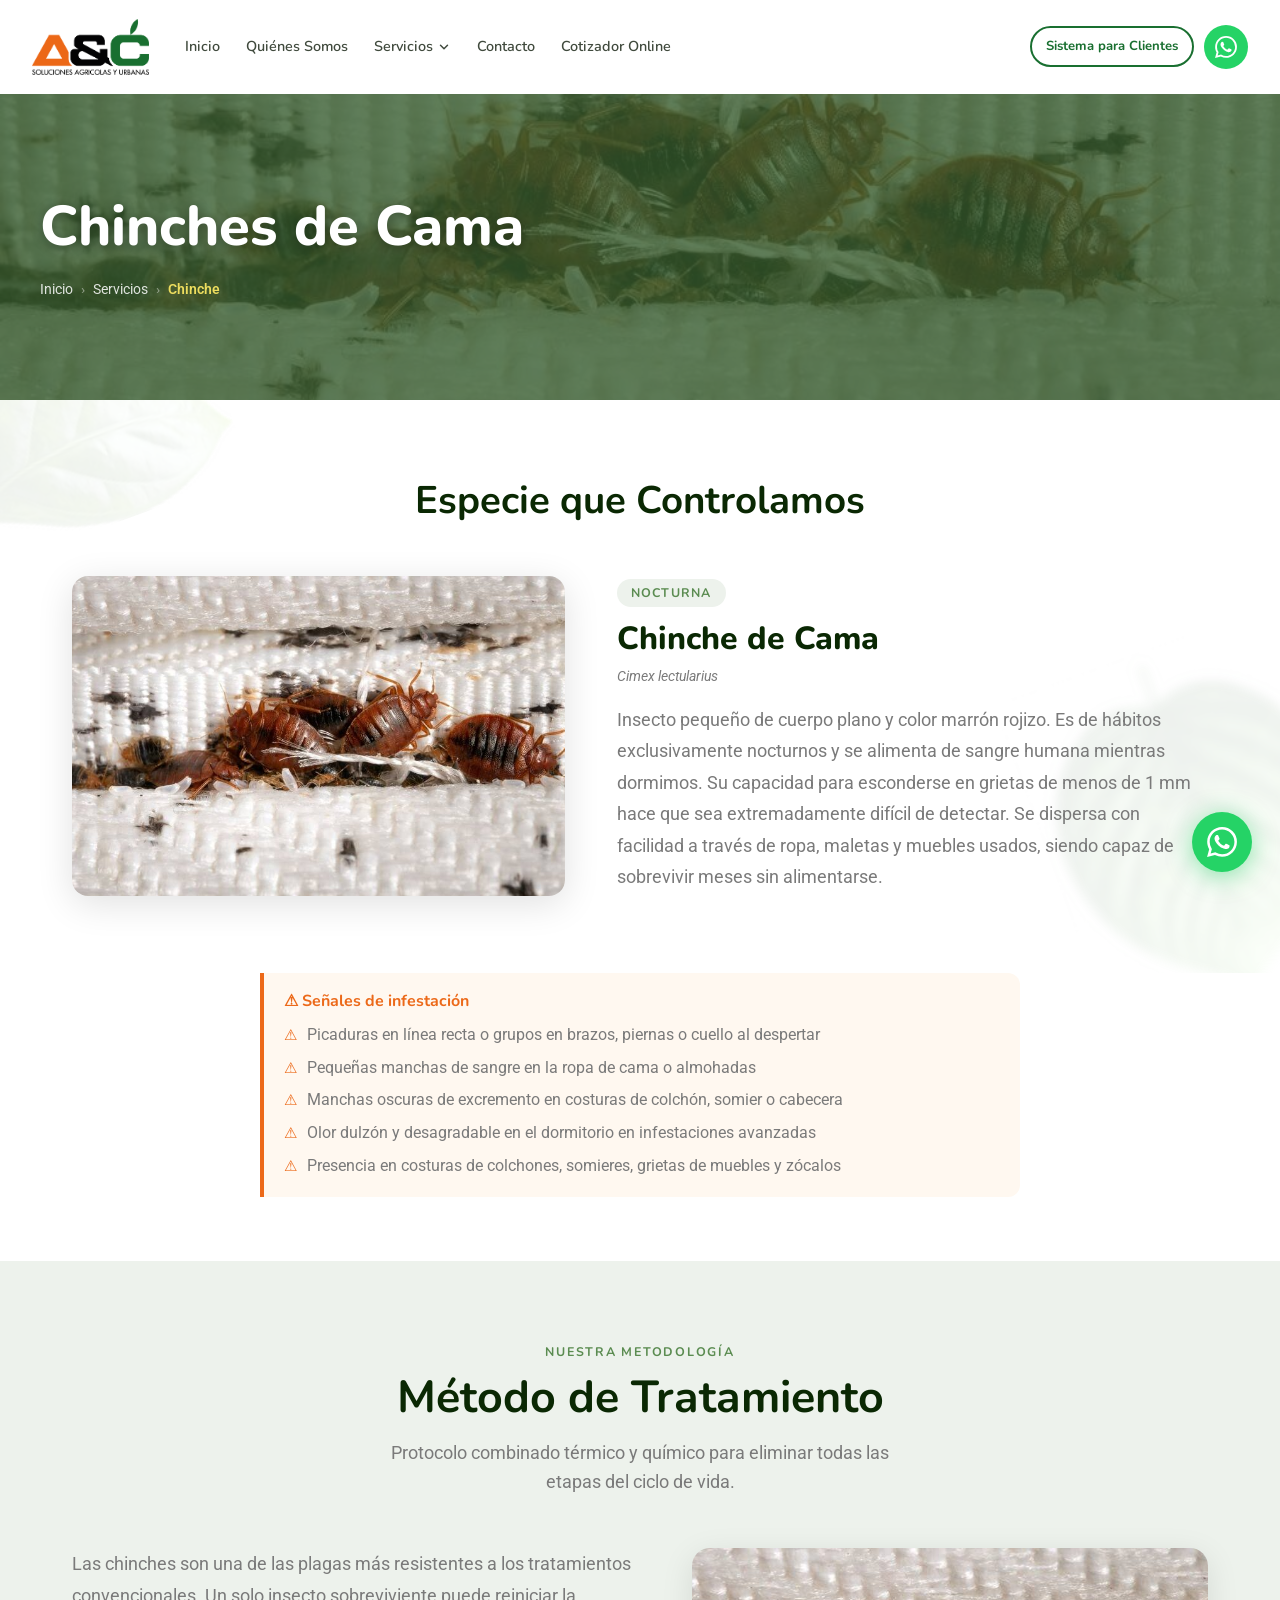
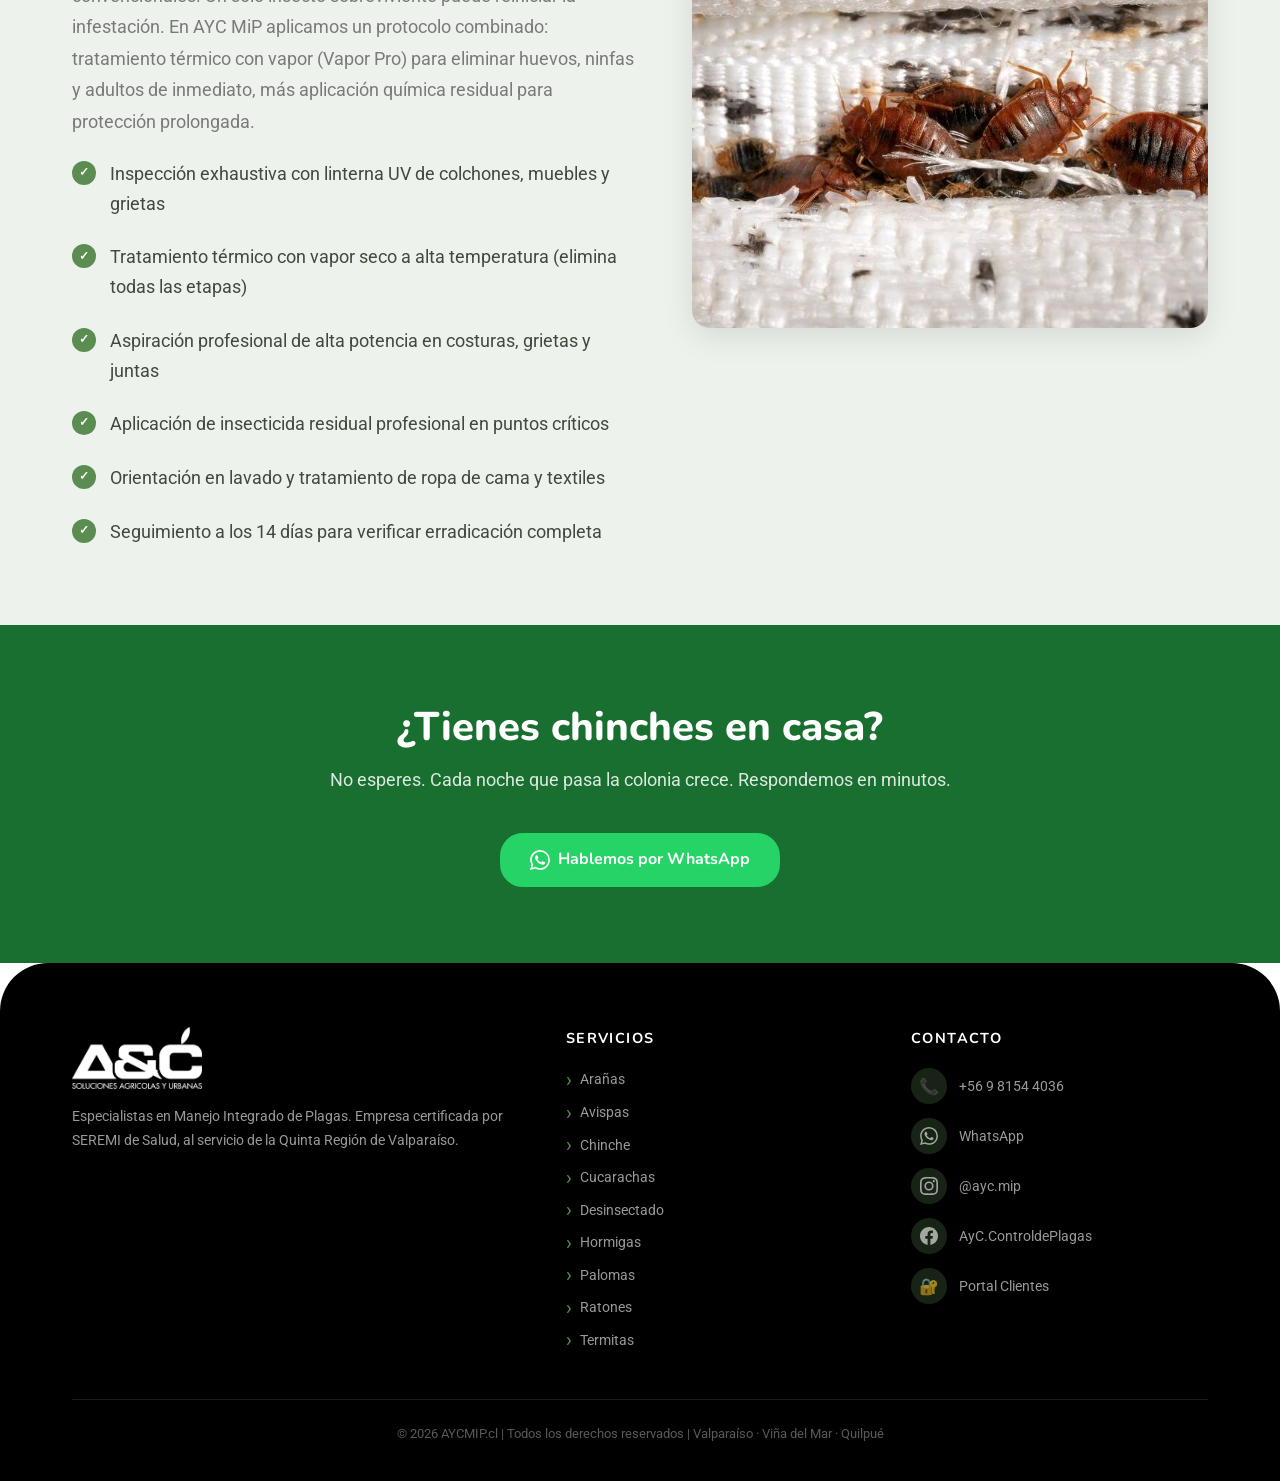
<file: site-2-aycmip/chinche/index.html>
<!DOCTYPE html>
<html lang="es">
<head>
  <meta charset="UTF-8" />
  <meta name="viewport" content="width=device-width, initial-scale=1.0" />
  <meta name="description" content="Eliminamos chinches de cama con tratamiento térmico Vapor Pro y químico residual. Todas las etapas del ciclo de vida. Garantía de erradicación total. Quinta Región." />
  <title>Control de Chinches de Cama en Valparaíso | Tratamiento Térmico — AYC MiP</title>

  <link rel="preconnect" href="https://fonts.googleapis.com" />
  <link rel="preconnect" href="https://fonts.gstatic.com" crossorigin />
  <link href="https://fonts.googleapis.com/css2?family=Nunito:wght@400;600;700;800&family=Roboto:wght@400;500;600&family=Roboto+Slab:wght@400;700&display=swap" rel="stylesheet" />

  <link rel="stylesheet" href="../css/styles.css" />
</head>
<body>

  <!-- NAVBAR -->
  <nav class="navbar" id="navbar" aria-label="Navegación principal">
    <div class="navbar__inner">

      <a href="../index.html" class="navbar__logo" aria-label="AYC MiP — Inicio">
        <img src="../img/Logo_ayc@4x-3.png" alt="AYC MiP — Control de Plagas" />
      </a>

      <ul class="navbar__nav" role="list">
        <li><a href="../index.html">Inicio</a></li>
        <li><a href="../index.html#quienes-somos">Quiénes Somos</a></li>
        <li class="nav-dropdown">
          <span class="nav-link nav-dropdown__trigger" role="button" tabindex="0" aria-haspopup="true" aria-expanded="false">
            Servicios
            <svg class="chevron" viewBox="0 0 24 24" fill="none" stroke="currentColor" stroke-width="2.5" stroke-linecap="round" stroke-linejoin="round" aria-hidden="true">
              <polyline points="6 9 12 15 18 9"></polyline>
            </svg>
          </span>
          <div class="nav-dropdown__menu" role="menu">
            <a href="../aranas/" role="menuitem">🕷️ Arañas</a>
            <a href="../avispas/" role="menuitem">🐝 Avispas</a>
            <a href="../chinche/" role="menuitem">🪲 Chinche</a>
            <a href="../cucarachas/" role="menuitem">🪲 Cucarachas</a>
            <a href="../desinsectado/" role="menuitem">🦟 Desinsectado</a>
            <a href="../hormigas/" role="menuitem">🐜 Hormigas</a>
            <a href="../palomas/" role="menuitem">🐦 Palomas</a>
            <a href="../ratones/" role="menuitem">🐀 Ratones</a>
            <a href="../termitas/" role="menuitem">🛡️ Termitas</a>
          </div>
        </li>
        <li><a href="../index.html#contacto">Contacto</a></li>
        <li><a href="../index.html#cotizador">Cotizador Online</a></li>
      </ul>

      <div class="navbar__actions">
        <a href="https://sistema.centralmip.com/login" target="_blank" rel="noopener" class="navbar__cliente-link">Sistema para Clientes</a>
        <a href="https://wa.me/56981544036?text=Hola%2C%20me%20comunico%20desde%20su%20sitio%20web" target="_blank" rel="noopener" class="navbar__wa-btn" aria-label="Escribir por WhatsApp">
          <svg viewBox="0 0 24 24" aria-hidden="true">
            <path d="M17.472 14.382c-.297-.149-1.758-.867-2.03-.967-.273-.099-.471-.148-.67.15-.197.297-.767.966-.94 1.164-.173.199-.347.223-.644.075-.297-.15-1.255-.463-2.39-1.475-.883-.788-1.48-1.761-1.653-2.059-.173-.297-.018-.458.13-.606.134-.133.298-.347.446-.52.149-.174.198-.298.298-.497.099-.198.05-.371-.025-.52-.075-.149-.669-1.612-.916-2.207-.242-.579-.487-.5-.669-.51-.173-.008-.371-.01-.57-.01-.198 0-.52.074-.792.372-.272.297-1.04 1.016-1.04 2.479 0 1.462 1.065 2.875 1.213 3.074.149.198 2.096 3.2 5.077 4.487.709.306 1.262.489 1.694.625.712.227 1.36.195 1.871.118.571-.085 1.758-.719 2.006-1.413.248-.694.248-1.289.173-1.413-.074-.124-.272-.198-.57-.347m-5.421 7.403h-.004a9.87 9.87 0 01-5.031-1.378l-.361-.214-3.741.982.998-3.648-.235-.374a9.86 9.86 0 01-1.51-5.26c.001-5.45 4.436-9.884 9.888-9.884 2.64 0 5.122 1.03 6.988 2.898a9.825 9.825 0 012.893 6.994c-.003 5.45-4.437 9.884-9.885 9.884m8.413-18.297A11.815 11.815 0 0012.05 0C5.495 0 .16 5.335.157 11.892c0 2.096.547 4.142 1.588 5.945L.057 24l6.305-1.654a11.882 11.882 0 005.683 1.448h.005c6.554 0 11.89-5.335 11.893-11.893a11.821 11.821 0 00-3.48-8.413z"/>
          </svg>
        </a>
      </div>

      <button class="hamburger" id="hamburger" aria-label="Abrir menú" aria-expanded="false" aria-controls="mobile-drawer">
        <span></span><span></span><span></span>
      </button>
    </div>
  </nav>

  <!-- Mobile Drawer -->
  <div class="mobile-drawer" id="mobile-drawer" role="dialog" aria-modal="true" aria-label="Menú de navegación">
    <div class="mobile-drawer__overlay" aria-hidden="true"></div>
    <div class="mobile-drawer__panel">
      <div class="mobile-drawer__close">
        <button class="mobile-drawer__close-btn" aria-label="Cerrar menú">✕</button>
      </div>
      <nav class="mobile-drawer__nav" aria-label="Menú móvil">
        <a href="../index.html">Inicio</a>
        <a href="../index.html#quienes-somos">Quiénes Somos</a>
        <div>
          <div class="mob-dropdown-trigger" role="button" tabindex="0">
            Servicios
            <svg class="mob-chevron" viewBox="0 0 24 24" stroke-width="2.5" stroke-linecap="round" stroke-linejoin="round" aria-hidden="true">
              <polyline points="6 9 12 15 18 9"></polyline>
            </svg>
          </div>
          <div class="mob-dropdown-content">
            <a href="../aranas/">🕷️ Arañas</a>
            <a href="../avispas/">🐝 Avispas</a>
            <a href="../chinche/">🪲 Chinche</a>
            <a href="../cucarachas/">🪲 Cucarachas</a>
            <a href="../desinsectado/">🦟 Desinsectado</a>
            <a href="../hormigas/">🐜 Hormigas</a>
            <a href="../palomas/">🐦 Palomas</a>
            <a href="../ratones/">🐀 Ratones</a>
            <a href="../termitas/">🛡️ Termitas</a>
          </div>
        </div>
        <a href="../index.html#contacto">Contacto</a>
        <a href="../index.html#cotizador">Cotizador Online</a>
      </nav>
      <div class="mobile-drawer__actions">
        <a href="https://sistema.centralmip.com/login" target="_blank" rel="noopener" class="btn btn-green">Sistema para Clientes</a>
        <a href="https://wa.me/56981544036?text=Hola%2C%20me%20comunico%20desde%20su%20sitio%20web" target="_blank" rel="noopener" class="btn btn-whatsapp">💬 WhatsApp</a>
      </div>
    </div>
  </div>

  <!-- BREADCRUMB HERO -->
  <section class="breadcrumb-hero" aria-label="Encabezado de página">
    <div class="breadcrumb-hero__bg" style="background-image: url('../img/chinche-cama.jpg');" aria-hidden="true"></div>
    <div class="breadcrumb-hero__overlay" aria-hidden="true"></div>
    <div class="container breadcrumb-hero__content">
      <h1>Chinches de Cama</h1>
      <nav class="breadcrumb" aria-label="Miga de pan">
        <a href="../index.html">Inicio</a>
        <span class="breadcrumb__sep" aria-hidden="true">›</span>
        <a href="../index.html#servicios">Servicios</a>
        <span class="breadcrumb__sep" aria-hidden="true">›</span>
        <span class="breadcrumb__current" aria-current="page">Chinche</span>
      </nav>
    </div>
  </section>

  <!-- SPECIES SECTION -->
  <section class="species-section" aria-labelledby="species-title">
    <img src="../img/leaf.webp" alt="" class="species-section__leaf species-section__leaf--tl" aria-hidden="true" />
    <img src="../img/leaf-2.webp" alt="" class="species-section__leaf species-section__leaf--br" aria-hidden="true" />

    <div class="container">
      <h2 class="species-section__title fade-in" id="species-title">Especie que Controlamos</h2>

      <!-- Chinche de Cama -->
      <div class="species-card fade-in">
        <div class="species-card__image">
          <img src="../img/chinche.jpg" alt="Chinche de Cama — Cimex lectularius" loading="lazy" />
        </div>
        <div class="species-card__content">
          <span class="species-card__tag">Nocturna</span>
          <h3 class="species-card__name">Chinche de Cama</h3>
          <p class="species-card__sci">Cimex lectularius</p>
          <p class="species-card__desc">
            Insecto pequeño de cuerpo plano y color marrón rojizo. Es de hábitos exclusivamente nocturnos y se alimenta de sangre humana mientras dormimos. Su capacidad para esconderse en grietas de menos de 1 mm hace que sea extremadamente difícil de detectar. Se dispersa con facilidad a través de ropa, maletas y muebles usados, siendo capaz de sobrevivir meses sin alimentarse.
          </p>
        </div>
      </div>

    </div>
  </section>

  <!-- SIGNS -->
  <section style="background: var(--white); padding: 0 0 64px;" aria-label="Señales de alerta">
    <div class="container">
      <div class="species-signs fade-in" style="max-width: 760px; margin: 0 auto;">
        <h4>⚠ Señales de infestación</h4>
        <ul class="signs-list" role="list">
          <li>Picaduras en línea recta o grupos en brazos, piernas o cuello al despertar</li>
          <li>Pequeñas manchas de sangre en la ropa de cama o almohadas</li>
          <li>Manchas oscuras de excremento en costuras de colchón, somier o cabecera</li>
          <li>Olor dulzón y desagradable en el dormitorio en infestaciones avanzadas</li>
          <li>Presencia en costuras de colchones, somieres, grietas de muebles y zócalos</li>
        </ul>
      </div>
    </div>
  </section>

  <!-- TREATMENT METHODS -->
  <section class="treatment" aria-labelledby="treatment-title">
    <div class="container">
      <div class="section-header fade-in">
        <span class="section-tag">Nuestra metodología</span>
        <h2 id="treatment-title">Método de Tratamiento</h2>
        <p>Protocolo combinado térmico y químico para eliminar todas las etapas del ciclo de vida.</p>
      </div>

      <div class="treatment__grid">
        <div class="fade-in">
          <p class="treatment__intro">
            Las chinches son una de las plagas más resistentes a los tratamientos convencionales. Un solo insecto sobreviviente puede reiniciar la infestación. En AYC MiP aplicamos un protocolo combinado: tratamiento térmico con vapor (Vapor Pro) para eliminar huevos, ninfas y adultos de inmediato, más aplicación química residual para protección prolongada.
          </p>
          <ul class="treatment__list" role="list">
            <li>Inspección exhaustiva con linterna UV de colchones, muebles y grietas</li>
            <li>Tratamiento térmico con vapor seco a alta temperatura (elimina todas las etapas)</li>
            <li>Aspiración profesional de alta potencia en costuras, grietas y juntas</li>
            <li>Aplicación de insecticida residual profesional en puntos críticos</li>
            <li>Orientación en lavado y tratamiento de ropa de cama y textiles</li>
            <li>Seguimiento a los 14 días para verificar erradicación completa</li>
          </ul>
        </div>
        <div class="treatment__image fade-in">
          <img src="../img/chinche-cama.jpg" alt="Control profesional de chinches — AYC MiP" loading="lazy" />
        </div>
      </div>
    </div>
  </section>

  <!-- SERVICE CTA -->
  <section class="service-cta" aria-labelledby="service-cta-title">
    <div class="container">
      <h2 id="service-cta-title" class="fade-in">¿Tienes chinches en casa?</h2>
      <p class="fade-in">No esperes. Cada noche que pasa la colonia crece. Respondemos en minutos.</p>
      <a href="https://wa.me/56981544036?text=Hola%2C%20necesito%20ayuda%20con%20chinches%20en%20mi%20hogar"
         target="_blank" rel="noopener"
         class="btn btn-whatsapp fade-in">
        <svg viewBox="0 0 24 24" fill="currentColor" width="20" height="20" aria-hidden="true">
          <path d="M17.472 14.382c-.297-.149-1.758-.867-2.03-.967-.273-.099-.471-.148-.67.15-.197.297-.767.966-.94 1.164-.173.199-.347.223-.644.075-.297-.15-1.255-.463-2.39-1.475-.883-.788-1.48-1.761-1.653-2.059-.173-.297-.018-.458.13-.606.134-.133.298-.347.446-.52.149-.174.198-.298.298-.497.099-.198.05-.371-.025-.52-.075-.149-.669-1.612-.916-2.207-.242-.579-.487-.5-.669-.51-.173-.008-.371-.01-.57-.01-.198 0-.52.074-.792.372-.272.297-1.04 1.016-1.04 2.479 0 1.462 1.065 2.875 1.213 3.074.149.198 2.096 3.2 5.077 4.487.709.306 1.262.489 1.694.625.712.227 1.36.195 1.871.118.571-.085 1.758-.719 2.006-1.413.248-.694.248-1.289.173-1.413-.074-.124-.272-.198-.57-.347m-5.421 7.403h-.004a9.87 9.87 0 01-5.031-1.378l-.361-.214-3.741.982.998-3.648-.235-.374a9.86 9.86 0 01-1.51-5.26c.001-5.45 4.436-9.884 9.888-9.884 2.64 0 5.122 1.03 6.988 2.898a9.825 9.825 0 012.893 6.994c-.003 5.45-4.437 9.884-9.885 9.884m8.413-18.297A11.815 11.815 0 0012.05 0C5.495 0 .16 5.335.157 11.892c0 2.096.547 4.142 1.588 5.945L.057 24l6.305-1.654a11.882 11.882 0 005.683 1.448h.005c6.554 0 11.89-5.335 11.893-11.893a11.821 11.821 0 00-3.48-8.413z"/>
        </svg>
        Hablemos por WhatsApp
      </a>
    </div>
  </section>

  <!-- FOOTER -->
  <footer class="footer" id="contacto" aria-label="Pie de página">
    <div class="container">
      <div class="footer__grid">
        <div class="footer__brand">
          <img src="../img/logo_ayc_blanco@4x.png" alt="AYC MiP" class="footer__brand-logo" />
          <p>Especialistas en Manejo Integrado de Plagas. Empresa certificada por SEREMI de Salud, al servicio de la Quinta Región de Valparaíso.</p>
        </div>
        <div>
          <p class="footer__col-title">Servicios</p>
                    <ul class="footer__links" role="list">
            <li><a href="../aranas/">Arañas</a></li>
            <li><a href="../avispas/">Avispas</a></li>
            <li><a href="../chinche/">Chinche</a></li>
            <li><a href="../cucarachas/">Cucarachas</a></li>
            <li><a href="../desinsectado/">Desinsectado</a></li>
            <li><a href="../hormigas/">Hormigas</a></li>
            <li><a href="../palomas/">Palomas</a></li>
            <li><a href="../ratones/">Ratones</a></li>
            <li><a href="../termitas/">Termitas</a></li>
          </ul>
        </div>
        <div>
          <p class="footer__col-title">Contacto</p>
          <ul class="footer__contact-list" role="list">
            <li><a href="tel:+56981544036" class="footer__contact-item"><span class="footer__contact-icon" aria-hidden="true">📞</span>+56 9 8154 4036</a></li>
            <li><a href="https://wa.me/56981544036?text=Hola%2C%20me%20comunico%20desde%20su%20sitio%20web" target="_blank" rel="noopener" class="footer__contact-item"><span class="footer__contact-icon" aria-hidden="true"><svg xmlns="http://www.w3.org/2000/svg" viewBox="0 0 24 24" fill="currentColor" width="18" height="18"><path d="M17.472 14.382c-.297-.149-1.758-.867-2.03-.967-.273-.099-.471-.148-.67.15-.197.297-.767.966-.94 1.164-.173.199-.347.223-.644.075-.297-.15-1.255-.463-2.39-1.475-.883-.788-1.48-1.761-1.653-2.059-.173-.297-.018-.458.13-.606.134-.133.298-.347.446-.52.149-.174.198-.298.298-.497.099-.198.05-.371-.025-.52-.075-.149-.669-1.612-.916-2.207-.242-.579-.487-.5-.669-.51-.173-.008-.371-.01-.57-.01-.198 0-.52.074-.792.372-.272.297-1.04 1.016-1.04 2.479 0 1.462 1.065 2.875 1.213 3.074.149.198 2.096 3.2 5.077 4.487.709.306 1.262.489 1.694.625.712.227 1.36.195 1.871.118.571-.085 1.758-.719 2.006-1.413.248-.694.248-1.289.173-1.413-.074-.124-.272-.198-.57-.347m-5.421 7.403h-.004a9.87 9.87 0 01-5.031-1.378l-.361-.214-3.741.982.998-3.648-.235-.374a9.86 9.86 0 01-1.51-5.26c.001-5.45 4.436-9.884 9.888-9.884 2.64 0 5.122 1.03 6.988 2.898a9.825 9.825 0 012.893 6.994c-.003 5.45-4.437 9.884-9.885 9.884m8.413-18.297A11.815 11.815 0 0012.05 0C5.495 0 .16 5.335.157 11.892c0 2.096.547 4.142 1.588 5.945L.057 24l6.305-1.654a11.882 11.882 0 005.683 1.448h.005c6.554 0 11.89-5.335 11.893-11.893a11.821 11.821 0 00-3.48-8.413z"/></svg></span>WhatsApp</a></li>
            <li><a href="https://www.instagram.com/ayc.mip" target="_blank" rel="noopener" class="footer__contact-item"><span class="footer__contact-icon" aria-hidden="true"><svg xmlns="http://www.w3.org/2000/svg" viewBox="0 0 24 24" fill="currentColor" width="18" height="18"><path d="M12 2.163c3.204 0 3.584.012 4.85.07 3.252.148 4.771 1.691 4.919 4.919.058 1.265.069 1.645.069 4.849 0 3.205-.012 3.584-.069 4.849-.149 3.225-1.664 4.771-4.919 4.919-1.266.058-1.644.07-4.85.07-3.204 0-3.584-.012-4.849-.07-3.26-.149-4.771-1.699-4.919-4.92-.058-1.265-.07-1.644-.07-4.849 0-3.204.013-3.583.07-4.849.149-3.227 1.664-4.771 4.919-4.919 1.266-.057 1.645-.069 4.849-.069zM12 0C8.741 0 8.333.014 7.053.072 2.695.272.273 2.69.073 7.052.014 8.333 0 8.741 0 12c0 3.259.014 3.668.072 4.948.2 4.358 2.618 6.78 6.98 6.98C8.333 23.986 8.741 24 12 24c3.259 0 3.668-.014 4.948-.072 4.354-.2 6.782-2.618 6.979-6.98.059-1.28.073-1.689.073-4.948 0-3.259-.014-3.667-.072-4.947-.196-4.354-2.617-6.78-6.979-6.98C15.668.014 15.259 0 12 0zm0 5.838a6.162 6.162 0 100 12.324 6.162 6.162 0 000-12.324zM12 16a4 4 0 110-8 4 4 0 010 8zm6.406-11.845a1.44 1.44 0 100 2.881 1.44 1.44 0 000-2.881z"/></svg></span>@ayc.mip</a></li>
            <li><a href="https://www.facebook.com/AyC.ControldePlagas" target="_blank" rel="noopener" class="footer__contact-item"><span class="footer__contact-icon" aria-hidden="true"><svg xmlns="http://www.w3.org/2000/svg" viewBox="0 0 24 24" fill="currentColor" width="18" height="18"><path d="M24 12.073c0-6.627-5.373-12-12-12s-12 5.373-12 12c0 5.99 4.388 10.954 10.125 11.854v-8.385H7.078v-3.47h3.047V9.43c0-3.007 1.792-4.669 4.533-4.669 1.312 0 2.686.235 2.686.235v2.953H15.83c-1.491 0-1.956.925-1.956 1.874v2.25h3.328l-.532 3.47h-2.796v8.385C19.612 23.027 24 18.062 24 12.073z"/></svg></span>AyC.ControldePlagas</a></li>
            <li><a href="https://sistema.centralmip.com/login" target="_blank" rel="noopener" class="footer__contact-item"><span class="footer__contact-icon" aria-hidden="true">🔐</span>Portal Clientes</a></li>
          </ul>
        </div>
      </div>
      <div class="footer__bottom">
        <p>© 2026 AYCMIP.cl | Todos los derechos reservados | Valparaíso · Viña del Mar · Quilpué</p>
      </div>
    </div>
  </footer>

  <a href="https://wa.me/56981544036?text=Hola%2C%20me%20comunico%20desde%20su%20sitio%20web"
     target="_blank" rel="noopener"
     class="wa-fab" aria-label="Contactar por WhatsApp">
    <svg viewBox="0 0 24 24" aria-hidden="true">
      <path d="M17.472 14.382c-.297-.149-1.758-.867-2.03-.967-.273-.099-.471-.148-.67.15-.197.297-.767.966-.94 1.164-.173.199-.347.223-.644.075-.297-.15-1.255-.463-2.39-1.475-.883-.788-1.48-1.761-1.653-2.059-.173-.297-.018-.458.13-.606.134-.133.298-.347.446-.52.149-.174.198-.298.298-.497.099-.198.05-.371-.025-.52-.075-.149-.669-1.612-.916-2.207-.242-.579-.487-.5-.669-.51-.173-.008-.371-.01-.57-.01-.198 0-.52.074-.792.372-.272.297-1.04 1.016-1.04 2.479 0 1.462 1.065 2.875 1.213 3.074.149.198 2.096 3.2 5.077 4.487.709.306 1.262.489 1.694.625.712.227 1.36.195 1.871.118.571-.085 1.758-.719 2.006-1.413.248-.694.248-1.289.173-1.413-.074-.124-.272-.198-.57-.347m-5.421 7.403h-.004a9.87 9.87 0 01-5.031-1.378l-.361-.214-3.741.982.998-3.648-.235-.374a9.86 9.86 0 01-1.51-5.26c.001-5.45 4.436-9.884 9.888-9.884 2.64 0 5.122 1.03 6.988 2.898a9.825 9.825 0 012.893 6.994c-.003 5.45-4.437 9.884-9.885 9.884m8.413-18.297A11.815 11.815 0 0012.05 0C5.495 0 .16 5.335.157 11.892c0 2.096.547 4.142 1.588 5.945L.057 24l6.305-1.654a11.882 11.882 0 005.683 1.448h.005c6.554 0 11.89-5.335 11.893-11.893a11.821 11.821 0 00-3.48-8.413z"/>
    </svg>
  </a>

  <script src="../js/main.js"></script>
</body>
</html>
</file>
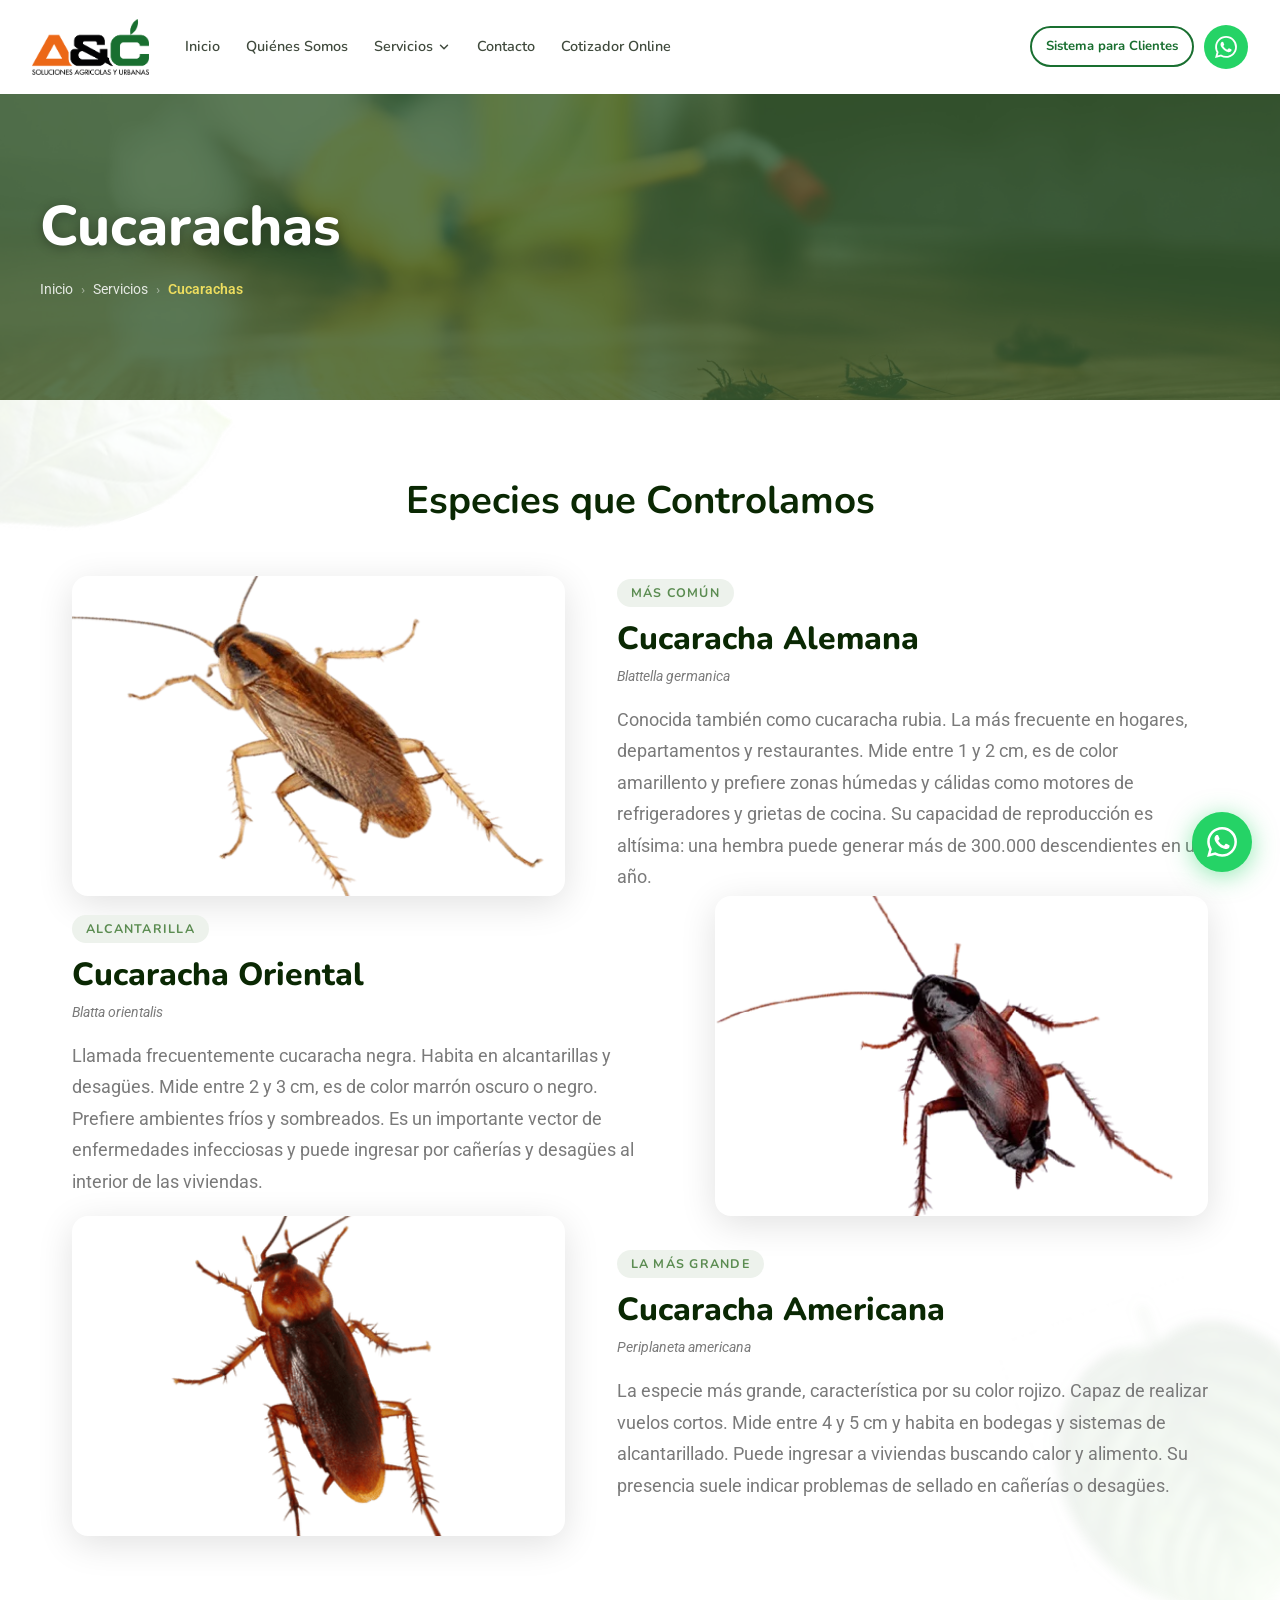
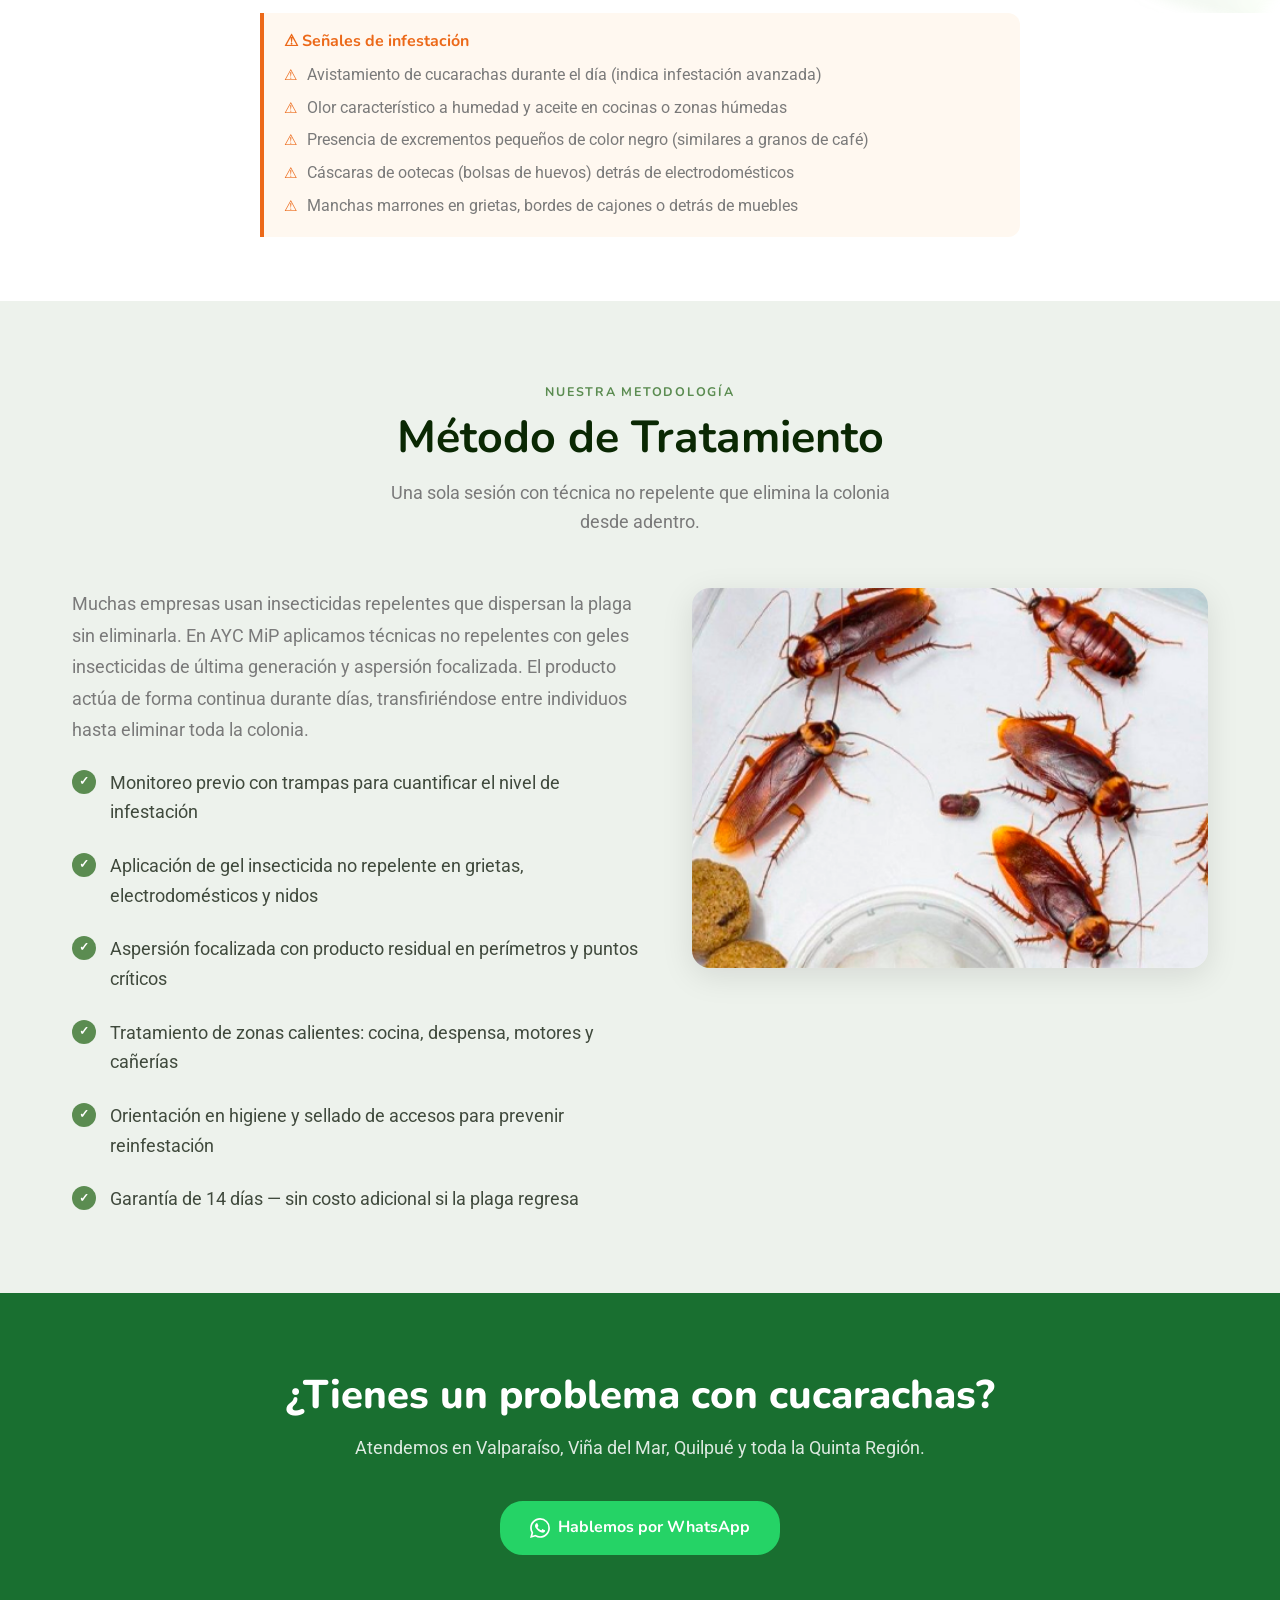
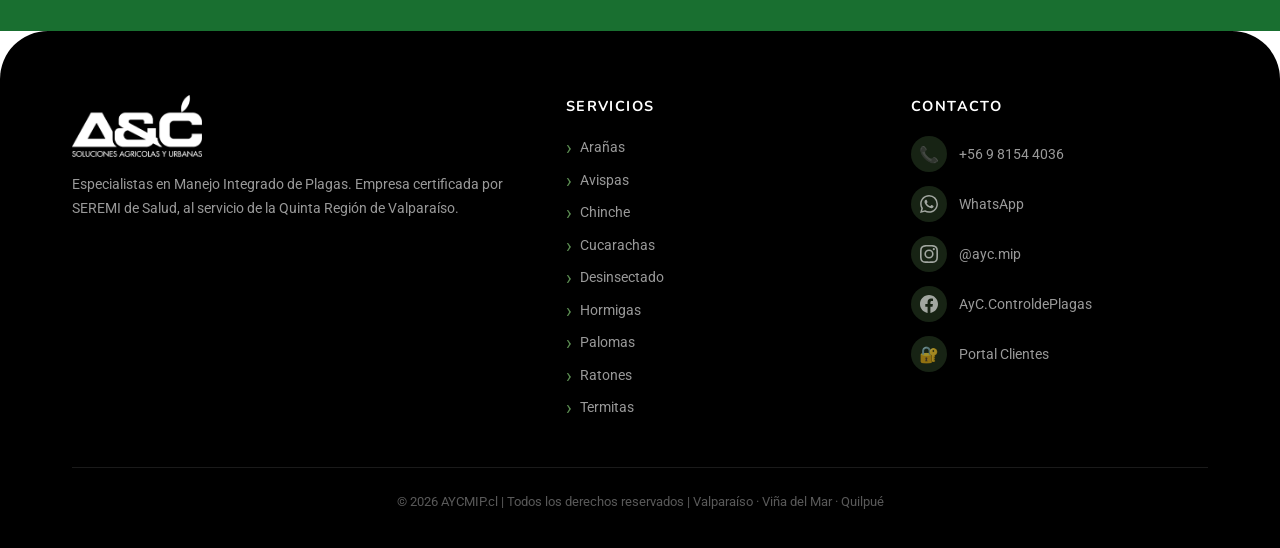
<file: site-2-aycmip/cucarachas/index.html>
<!DOCTYPE html>
<html lang="es">
<head>
  <meta charset="UTF-8" />
  <meta name="viewport" content="width=device-width, initial-scale=1.0" />
  <meta name="description" content="Eliminamos cucarachas en una sola sesión con técnica no repelente de última generación. Certificado SEREMI disponible. Garantía 14 días. Viña del Mar y Quilpué." />
  <title>Control de Cucarachas en Valparaíso | Gel No Repelente — AYC MiP</title>

  <link rel="preconnect" href="https://fonts.googleapis.com" />
  <link rel="preconnect" href="https://fonts.gstatic.com" crossorigin />
  <link href="https://fonts.googleapis.com/css2?family=Nunito:wght@400;600;700;800&family=Roboto:wght@400;500;600&family=Roboto+Slab:wght@400;700&display=swap" rel="stylesheet" />

  <link rel="stylesheet" href="../css/styles.css" />
</head>
<body>

  <!-- NAVBAR -->
  <nav class="navbar" id="navbar" aria-label="Navegación principal">
    <div class="navbar__inner">

      <a href="../index.html" class="navbar__logo" aria-label="AYC MiP — Inicio">
        <img src="../img/Logo_ayc@4x-3.png" alt="AYC MiP — Control de Plagas" />
      </a>

      <ul class="navbar__nav" role="list">
        <li><a href="../index.html">Inicio</a></li>
        <li><a href="../index.html#quienes-somos">Quiénes Somos</a></li>
        <li class="nav-dropdown">
          <span class="nav-link nav-dropdown__trigger" role="button" tabindex="0" aria-haspopup="true" aria-expanded="false">
            Servicios
            <svg class="chevron" viewBox="0 0 24 24" fill="none" stroke="currentColor" stroke-width="2.5" stroke-linecap="round" stroke-linejoin="round" aria-hidden="true">
              <polyline points="6 9 12 15 18 9"></polyline>
            </svg>
          </span>
          <div class="nav-dropdown__menu" role="menu">
            <a href="../aranas/" role="menuitem">🕷️ Arañas</a>
            <a href="../avispas/" role="menuitem">🐝 Avispas</a>
            <a href="../chinche/" role="menuitem">🪲 Chinche</a>
            <a href="../cucarachas/" role="menuitem">🪲 Cucarachas</a>
            <a href="../desinsectado/" role="menuitem">🦟 Desinsectado</a>
            <a href="../hormigas/" role="menuitem">🐜 Hormigas</a>
            <a href="../palomas/" role="menuitem">🐦 Palomas</a>
            <a href="../ratones/" role="menuitem">🐀 Ratones</a>
            <a href="../termitas/" role="menuitem">🛡️ Termitas</a>
          </div>
        </li>
        <li><a href="../index.html#contacto">Contacto</a></li>
        <li><a href="../index.html#cotizador">Cotizador Online</a></li>
      </ul>

      <div class="navbar__actions">
        <a href="https://sistema.centralmip.com/login" target="_blank" rel="noopener" class="navbar__cliente-link">Sistema para Clientes</a>
        <a href="https://wa.me/56981544036?text=Hola%2C%20me%20comunico%20desde%20su%20sitio%20web" target="_blank" rel="noopener" class="navbar__wa-btn" aria-label="Escribir por WhatsApp">
          <svg viewBox="0 0 24 24" aria-hidden="true">
            <path d="M17.472 14.382c-.297-.149-1.758-.867-2.03-.967-.273-.099-.471-.148-.67.15-.197.297-.767.966-.94 1.164-.173.199-.347.223-.644.075-.297-.15-1.255-.463-2.39-1.475-.883-.788-1.48-1.761-1.653-2.059-.173-.297-.018-.458.13-.606.134-.133.298-.347.446-.52.149-.174.198-.298.298-.497.099-.198.05-.371-.025-.52-.075-.149-.669-1.612-.916-2.207-.242-.579-.487-.5-.669-.51-.173-.008-.371-.01-.57-.01-.198 0-.52.074-.792.372-.272.297-1.04 1.016-1.04 2.479 0 1.462 1.065 2.875 1.213 3.074.149.198 2.096 3.2 5.077 4.487.709.306 1.262.489 1.694.625.712.227 1.36.195 1.871.118.571-.085 1.758-.719 2.006-1.413.248-.694.248-1.289.173-1.413-.074-.124-.272-.198-.57-.347m-5.421 7.403h-.004a9.87 9.87 0 01-5.031-1.378l-.361-.214-3.741.982.998-3.648-.235-.374a9.86 9.86 0 01-1.51-5.26c.001-5.45 4.436-9.884 9.888-9.884 2.64 0 5.122 1.03 6.988 2.898a9.825 9.825 0 012.893 6.994c-.003 5.45-4.437 9.884-9.885 9.884m8.413-18.297A11.815 11.815 0 0012.05 0C5.495 0 .16 5.335.157 11.892c0 2.096.547 4.142 1.588 5.945L.057 24l6.305-1.654a11.882 11.882 0 005.683 1.448h.005c6.554 0 11.89-5.335 11.893-11.893a11.821 11.821 0 00-3.48-8.413z"/>
          </svg>
        </a>
      </div>

      <button class="hamburger" id="hamburger" aria-label="Abrir menú" aria-expanded="false" aria-controls="mobile-drawer">
        <span></span><span></span><span></span>
      </button>
    </div>
  </nav>

  <!-- Mobile Drawer -->
  <div class="mobile-drawer" id="mobile-drawer" role="dialog" aria-modal="true" aria-label="Menú de navegación">
    <div class="mobile-drawer__overlay" aria-hidden="true"></div>
    <div class="mobile-drawer__panel">
      <div class="mobile-drawer__close">
        <button class="mobile-drawer__close-btn" aria-label="Cerrar menú">✕</button>
      </div>
      <nav class="mobile-drawer__nav" aria-label="Menú móvil">
        <a href="../index.html">Inicio</a>
        <a href="../index.html#quienes-somos">Quiénes Somos</a>
        <div>
          <div class="mob-dropdown-trigger" role="button" tabindex="0">
            Servicios
            <svg class="mob-chevron" viewBox="0 0 24 24" stroke-width="2.5" stroke-linecap="round" stroke-linejoin="round" aria-hidden="true">
              <polyline points="6 9 12 15 18 9"></polyline>
            </svg>
          </div>
          <div class="mob-dropdown-content">
            <a href="../aranas/">🕷️ Arañas</a>
            <a href="../avispas/">🐝 Avispas</a>
            <a href="../chinche/">🪲 Chinche</a>
            <a href="../cucarachas/">🪲 Cucarachas</a>
            <a href="../desinsectado/">🦟 Desinsectado</a>
            <a href="../hormigas/">🐜 Hormigas</a>
            <a href="../palomas/">🐦 Palomas</a>
            <a href="../ratones/">🐀 Ratones</a>
            <a href="../termitas/">🛡️ Termitas</a>
          </div>
        </div>
        <a href="../index.html#contacto">Contacto</a>
        <a href="../index.html#cotizador">Cotizador Online</a>
      </nav>
      <div class="mobile-drawer__actions">
        <a href="https://sistema.centralmip.com/login" target="_blank" rel="noopener" class="btn btn-green">Sistema para Clientes</a>
        <a href="https://wa.me/56981544036?text=Hola%2C%20me%20comunico%20desde%20su%20sitio%20web" target="_blank" rel="noopener" class="btn btn-whatsapp">💬 WhatsApp</a>
      </div>
    </div>
  </div>

  <!-- BREADCRUMB HERO -->
  <section class="breadcrumb-hero" aria-label="Encabezado de página">
    <div class="breadcrumb-hero__bg" style="background-image: url('../img/breadcrumb_controlplagas.jpg');" aria-hidden="true"></div>
    <div class="breadcrumb-hero__overlay" aria-hidden="true"></div>
    <div class="container breadcrumb-hero__content">
      <h1>Cucarachas</h1>
      <nav class="breadcrumb" aria-label="Miga de pan">
        <a href="../index.html">Inicio</a>
        <span class="breadcrumb__sep" aria-hidden="true">›</span>
        <a href="../index.html#servicios">Servicios</a>
        <span class="breadcrumb__sep" aria-hidden="true">›</span>
        <span class="breadcrumb__current" aria-current="page">Cucarachas</span>
      </nav>
    </div>
  </section>

  <!-- SPECIES SECTION -->
  <section class="species-section" aria-labelledby="species-title">
    <img src="../img/leaf.webp" alt="" class="species-section__leaf species-section__leaf--tl" aria-hidden="true" />
    <img src="../img/leaf-2.webp" alt="" class="species-section__leaf species-section__leaf--br" aria-hidden="true" />

    <div class="container">
      <h2 class="species-section__title fade-in" id="species-title">Especies que Controlamos</h2>

      <!-- Cucaracha Alemana -->
      <div class="species-card fade-in">
        <div class="species-card__image">
          <img src="../img/blattlla-germanica.webp" alt="Cucaracha Alemana — Blattella germanica" loading="lazy" />
        </div>
        <div class="species-card__content">
          <span class="species-card__tag">Más común</span>
          <h3 class="species-card__name">Cucaracha Alemana</h3>
          <p class="species-card__sci">Blattella germanica</p>
          <p class="species-card__desc">
            Conocida también como cucaracha rubia. La más frecuente en hogares, departamentos y restaurantes. Mide entre 1 y 2 cm, es de color amarillento y prefiere zonas húmedas y cálidas como motores de refrigeradores y grietas de cocina. Su capacidad de reproducción es altísima: una hembra puede generar más de 300.000 descendientes en un año.
          </p>
        </div>
      </div>

      <!-- Cucaracha Oriental -->
      <div class="species-card species-card--reverse fade-in">
        <div class="species-card__image">
          <img src="../img/cucaracha-orienta.webp" alt="Cucaracha Oriental — Blatta orientalis" loading="lazy" />
        </div>
        <div class="species-card__content">
          <span class="species-card__tag">Alcantarilla</span>
          <h3 class="species-card__name">Cucaracha Oriental</h3>
          <p class="species-card__sci">Blatta orientalis</p>
          <p class="species-card__desc">
            Llamada frecuentemente cucaracha negra. Habita en alcantarillas y desagües. Mide entre 2 y 3 cm, es de color marrón oscuro o negro. Prefiere ambientes fríos y sombreados. Es un importante vector de enfermedades infecciosas y puede ingresar por cañerías y desagües al interior de las viviendas.
          </p>
        </div>
      </div>

      <!-- Cucaracha Americana -->
      <div class="species-card fade-in">
        <div class="species-card__image">
          <img src="../img/cucaracha_americana_480x480.png" alt="Cucaracha Americana — Periplaneta americana" loading="lazy" />
        </div>
        <div class="species-card__content">
          <span class="species-card__tag">La más grande</span>
          <h3 class="species-card__name">Cucaracha Americana</h3>
          <p class="species-card__sci">Periplaneta americana</p>
          <p class="species-card__desc">
            La especie más grande, característica por su color rojizo. Capaz de realizar vuelos cortos. Mide entre 4 y 5 cm y habita en bodegas y sistemas de alcantarillado. Puede ingresar a viviendas buscando calor y alimento. Su presencia suele indicar problemas de sellado en cañerías o desagües.
          </p>
        </div>
      </div>

    </div>
  </section>

  <!-- SIGNS -->
  <section style="background: var(--white); padding: 0 0 64px;" aria-label="Señales de alerta">
    <div class="container">
      <div class="species-signs fade-in" style="max-width: 760px; margin: 0 auto;">
        <h4>⚠ Señales de infestación</h4>
        <ul class="signs-list" role="list">
          <li>Avistamiento de cucarachas durante el día (indica infestación avanzada)</li>
          <li>Olor característico a humedad y aceite en cocinas o zonas húmedas</li>
          <li>Presencia de excrementos pequeños de color negro (similares a granos de café)</li>
          <li>Cáscaras de ootecas (bolsas de huevos) detrás de electrodomésticos</li>
          <li>Manchas marrones en grietas, bordes de cajones o detrás de muebles</li>
        </ul>
      </div>
    </div>
  </section>

  <!-- TREATMENT METHODS -->
  <section class="treatment" aria-labelledby="treatment-title">
    <div class="container">
      <div class="section-header fade-in">
        <span class="section-tag">Nuestra metodología</span>
        <h2 id="treatment-title">Método de Tratamiento</h2>
        <p>Una sola sesión con técnica no repelente que elimina la colonia desde adentro.</p>
      </div>

      <div class="treatment__grid">
        <div class="fade-in">
          <p class="treatment__intro">
            Muchas empresas usan insecticidas repelentes que dispersan la plaga sin eliminarla. En AYC MiP aplicamos técnicas no repelentes con geles insecticidas de última generación y aspersión focalizada. El producto actúa de forma continua durante días, transfiriéndose entre individuos hasta eliminar toda la colonia.
          </p>
          <ul class="treatment__list" role="list">
            <li>Monitoreo previo con trampas para cuantificar el nivel de infestación</li>
            <li>Aplicación de gel insecticida no repelente en grietas, electrodomésticos y nidos</li>
            <li>Aspersión focalizada con producto residual en perímetros y puntos críticos</li>
            <li>Tratamiento de zonas calientes: cocina, despensa, motores y cañerías</li>
            <li>Orientación en higiene y sellado de accesos para prevenir reinfestación</li>
            <li>Garantía de 14 días — sin costo adicional si la plaga regresa</li>
          </ul>
        </div>
        <div class="treatment__image fade-in">
          <img src="../img/ayc__0007_cucarachas1.png" alt="Control profesional de cucarachas — AYC MiP" loading="lazy" />
        </div>
      </div>
    </div>
  </section>

  <!-- SERVICE CTA -->
  <section class="service-cta" aria-labelledby="service-cta-title">
    <div class="container">
      <h2 id="service-cta-title" class="fade-in">¿Tienes un problema con cucarachas?</h2>
      <p class="fade-in">Atendemos en Valparaíso, Viña del Mar, Quilpué y toda la Quinta Región.</p>
      <a href="https://wa.me/56981544036?text=Hola%2C%20necesito%20ayuda%20con%20cucarachas%20en%20mi%20hogar"
         target="_blank" rel="noopener"
         class="btn btn-whatsapp fade-in">
        <svg viewBox="0 0 24 24" fill="currentColor" width="20" height="20" aria-hidden="true">
          <path d="M17.472 14.382c-.297-.149-1.758-.867-2.03-.967-.273-.099-.471-.148-.67.15-.197.297-.767.966-.94 1.164-.173.199-.347.223-.644.075-.297-.15-1.255-.463-2.39-1.475-.883-.788-1.48-1.761-1.653-2.059-.173-.297-.018-.458.13-.606.134-.133.298-.347.446-.52.149-.174.198-.298.298-.497.099-.198.05-.371-.025-.52-.075-.149-.669-1.612-.916-2.207-.242-.579-.487-.5-.669-.51-.173-.008-.371-.01-.57-.01-.198 0-.52.074-.792.372-.272.297-1.04 1.016-1.04 2.479 0 1.462 1.065 2.875 1.213 3.074.149.198 2.096 3.2 5.077 4.487.709.306 1.262.489 1.694.625.712.227 1.36.195 1.871.118.571-.085 1.758-.719 2.006-1.413.248-.694.248-1.289.173-1.413-.074-.124-.272-.198-.57-.347m-5.421 7.403h-.004a9.87 9.87 0 01-5.031-1.378l-.361-.214-3.741.982.998-3.648-.235-.374a9.86 9.86 0 01-1.51-5.26c.001-5.45 4.436-9.884 9.888-9.884 2.64 0 5.122 1.03 6.988 2.898a9.825 9.825 0 012.893 6.994c-.003 5.45-4.437 9.884-9.885 9.884m8.413-18.297A11.815 11.815 0 0012.05 0C5.495 0 .16 5.335.157 11.892c0 2.096.547 4.142 1.588 5.945L.057 24l6.305-1.654a11.882 11.882 0 005.683 1.448h.005c6.554 0 11.89-5.335 11.893-11.893a11.821 11.821 0 00-3.48-8.413z"/>
        </svg>
        Hablemos por WhatsApp
      </a>
    </div>
  </section>

  <!-- FOOTER -->
  <footer class="footer" id="contacto" aria-label="Pie de página">
    <div class="container">
      <div class="footer__grid">
        <div class="footer__brand">
          <img src="../img/logo_ayc_blanco@4x.png" alt="AYC MiP" class="footer__brand-logo" />
          <p>Especialistas en Manejo Integrado de Plagas. Empresa certificada por SEREMI de Salud, al servicio de la Quinta Región de Valparaíso.</p>
        </div>
        <div>
          <p class="footer__col-title">Servicios</p>
                    <ul class="footer__links" role="list">
            <li><a href="../aranas/">Arañas</a></li>
            <li><a href="../avispas/">Avispas</a></li>
            <li><a href="../chinche/">Chinche</a></li>
            <li><a href="../cucarachas/">Cucarachas</a></li>
            <li><a href="../desinsectado/">Desinsectado</a></li>
            <li><a href="../hormigas/">Hormigas</a></li>
            <li><a href="../palomas/">Palomas</a></li>
            <li><a href="../ratones/">Ratones</a></li>
            <li><a href="../termitas/">Termitas</a></li>
          </ul>
        </div>
        <div>
          <p class="footer__col-title">Contacto</p>
          <ul class="footer__contact-list" role="list">
            <li><a href="tel:+56981544036" class="footer__contact-item"><span class="footer__contact-icon" aria-hidden="true">📞</span>+56 9 8154 4036</a></li>
            <li><a href="https://wa.me/56981544036?text=Hola%2C%20me%20comunico%20desde%20su%20sitio%20web" target="_blank" rel="noopener" class="footer__contact-item"><span class="footer__contact-icon" aria-hidden="true"><svg xmlns="http://www.w3.org/2000/svg" viewBox="0 0 24 24" fill="currentColor" width="18" height="18"><path d="M17.472 14.382c-.297-.149-1.758-.867-2.03-.967-.273-.099-.471-.148-.67.15-.197.297-.767.966-.94 1.164-.173.199-.347.223-.644.075-.297-.15-1.255-.463-2.39-1.475-.883-.788-1.48-1.761-1.653-2.059-.173-.297-.018-.458.13-.606.134-.133.298-.347.446-.52.149-.174.198-.298.298-.497.099-.198.05-.371-.025-.52-.075-.149-.669-1.612-.916-2.207-.242-.579-.487-.5-.669-.51-.173-.008-.371-.01-.57-.01-.198 0-.52.074-.792.372-.272.297-1.04 1.016-1.04 2.479 0 1.462 1.065 2.875 1.213 3.074.149.198 2.096 3.2 5.077 4.487.709.306 1.262.489 1.694.625.712.227 1.36.195 1.871.118.571-.085 1.758-.719 2.006-1.413.248-.694.248-1.289.173-1.413-.074-.124-.272-.198-.57-.347m-5.421 7.403h-.004a9.87 9.87 0 01-5.031-1.378l-.361-.214-3.741.982.998-3.648-.235-.374a9.86 9.86 0 01-1.51-5.26c.001-5.45 4.436-9.884 9.888-9.884 2.64 0 5.122 1.03 6.988 2.898a9.825 9.825 0 012.893 6.994c-.003 5.45-4.437 9.884-9.885 9.884m8.413-18.297A11.815 11.815 0 0012.05 0C5.495 0 .16 5.335.157 11.892c0 2.096.547 4.142 1.588 5.945L.057 24l6.305-1.654a11.882 11.882 0 005.683 1.448h.005c6.554 0 11.89-5.335 11.893-11.893a11.821 11.821 0 00-3.48-8.413z"/></svg></span>WhatsApp</a></li>
            <li><a href="https://www.instagram.com/ayc.mip" target="_blank" rel="noopener" class="footer__contact-item"><span class="footer__contact-icon" aria-hidden="true"><svg xmlns="http://www.w3.org/2000/svg" viewBox="0 0 24 24" fill="currentColor" width="18" height="18"><path d="M12 2.163c3.204 0 3.584.012 4.85.07 3.252.148 4.771 1.691 4.919 4.919.058 1.265.069 1.645.069 4.849 0 3.205-.012 3.584-.069 4.849-.149 3.225-1.664 4.771-4.919 4.919-1.266.058-1.644.07-4.85.07-3.204 0-3.584-.012-4.849-.07-3.26-.149-4.771-1.699-4.919-4.92-.058-1.265-.07-1.644-.07-4.849 0-3.204.013-3.583.07-4.849.149-3.227 1.664-4.771 4.919-4.919 1.266-.057 1.645-.069 4.849-.069zM12 0C8.741 0 8.333.014 7.053.072 2.695.272.273 2.69.073 7.052.014 8.333 0 8.741 0 12c0 3.259.014 3.668.072 4.948.2 4.358 2.618 6.78 6.98 6.98C8.333 23.986 8.741 24 12 24c3.259 0 3.668-.014 4.948-.072 4.354-.2 6.782-2.618 6.979-6.98.059-1.28.073-1.689.073-4.948 0-3.259-.014-3.667-.072-4.947-.196-4.354-2.617-6.78-6.979-6.98C15.668.014 15.259 0 12 0zm0 5.838a6.162 6.162 0 100 12.324 6.162 6.162 0 000-12.324zM12 16a4 4 0 110-8 4 4 0 010 8zm6.406-11.845a1.44 1.44 0 100 2.881 1.44 1.44 0 000-2.881z"/></svg></span>@ayc.mip</a></li>
            <li><a href="https://www.facebook.com/AyC.ControldePlagas" target="_blank" rel="noopener" class="footer__contact-item"><span class="footer__contact-icon" aria-hidden="true"><svg xmlns="http://www.w3.org/2000/svg" viewBox="0 0 24 24" fill="currentColor" width="18" height="18"><path d="M24 12.073c0-6.627-5.373-12-12-12s-12 5.373-12 12c0 5.99 4.388 10.954 10.125 11.854v-8.385H7.078v-3.47h3.047V9.43c0-3.007 1.792-4.669 4.533-4.669 1.312 0 2.686.235 2.686.235v2.953H15.83c-1.491 0-1.956.925-1.956 1.874v2.25h3.328l-.532 3.47h-2.796v8.385C19.612 23.027 24 18.062 24 12.073z"/></svg></span>AyC.ControldePlagas</a></li>
            <li><a href="https://sistema.centralmip.com/login" target="_blank" rel="noopener" class="footer__contact-item"><span class="footer__contact-icon" aria-hidden="true">🔐</span>Portal Clientes</a></li>
          </ul>
        </div>
      </div>
      <div class="footer__bottom">
        <p>© 2026 AYCMIP.cl | Todos los derechos reservados | Valparaíso · Viña del Mar · Quilpué</p>
      </div>
    </div>
  </footer>

  <a href="https://wa.me/56981544036?text=Hola%2C%20me%20comunico%20desde%20su%20sitio%20web"
     target="_blank" rel="noopener"
     class="wa-fab" aria-label="Contactar por WhatsApp">
    <svg viewBox="0 0 24 24" aria-hidden="true">
      <path d="M17.472 14.382c-.297-.149-1.758-.867-2.03-.967-.273-.099-.471-.148-.67.15-.197.297-.767.966-.94 1.164-.173.199-.347.223-.644.075-.297-.15-1.255-.463-2.39-1.475-.883-.788-1.48-1.761-1.653-2.059-.173-.297-.018-.458.13-.606.134-.133.298-.347.446-.52.149-.174.198-.298.298-.497.099-.198.05-.371-.025-.52-.075-.149-.669-1.612-.916-2.207-.242-.579-.487-.5-.669-.51-.173-.008-.371-.01-.57-.01-.198 0-.52.074-.792.372-.272.297-1.04 1.016-1.04 2.479 0 1.462 1.065 2.875 1.213 3.074.149.198 2.096 3.2 5.077 4.487.709.306 1.262.489 1.694.625.712.227 1.36.195 1.871.118.571-.085 1.758-.719 2.006-1.413.248-.694.248-1.289.173-1.413-.074-.124-.272-.198-.57-.347m-5.421 7.403h-.004a9.87 9.87 0 01-5.031-1.378l-.361-.214-3.741.982.998-3.648-.235-.374a9.86 9.86 0 01-1.51-5.26c.001-5.45 4.436-9.884 9.888-9.884 2.64 0 5.122 1.03 6.988 2.898a9.825 9.825 0 012.893 6.994c-.003 5.45-4.437 9.884-9.885 9.884m8.413-18.297A11.815 11.815 0 0012.05 0C5.495 0 .16 5.335.157 11.892c0 2.096.547 4.142 1.588 5.945L.057 24l6.305-1.654a11.882 11.882 0 005.683 1.448h.005c6.554 0 11.89-5.335 11.893-11.893a11.821 11.821 0 00-3.48-8.413z"/>
    </svg>
  </a>

  <script src="../js/main.js"></script>
</body>
</html>
</file>
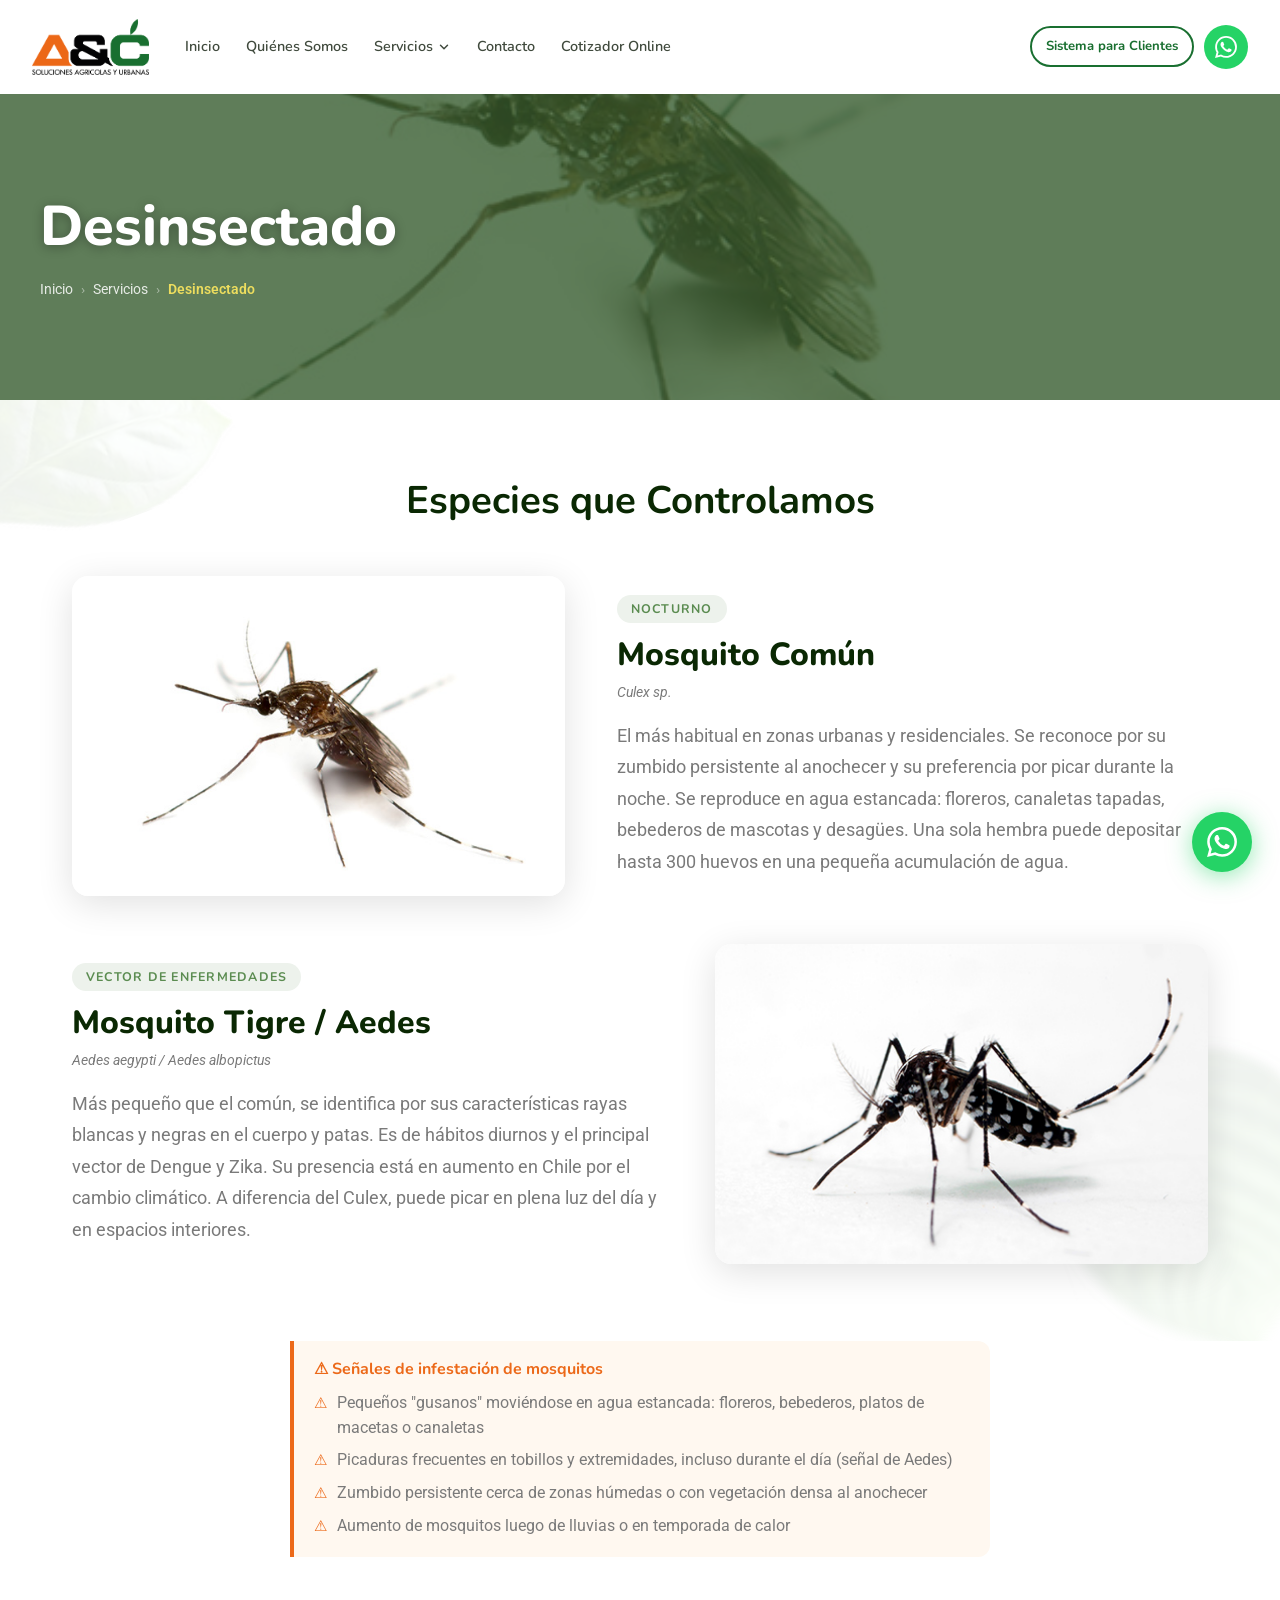
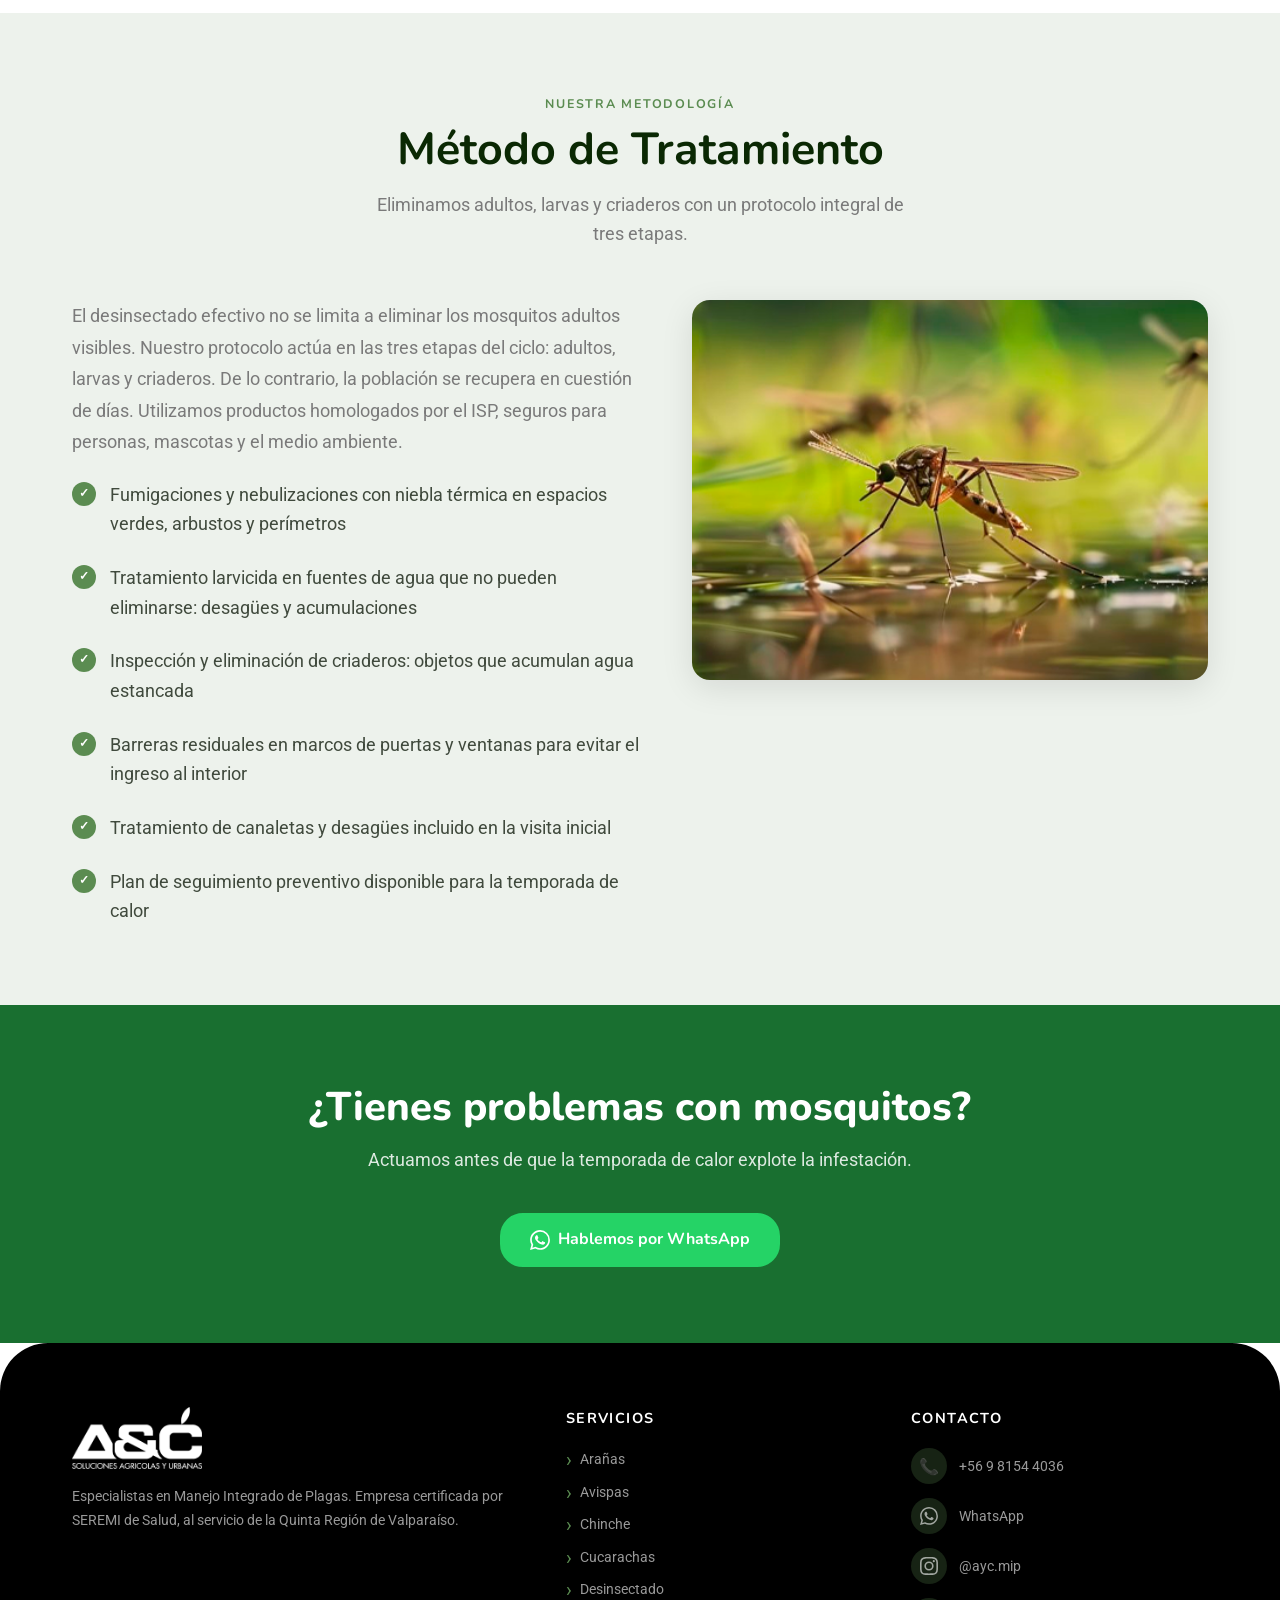
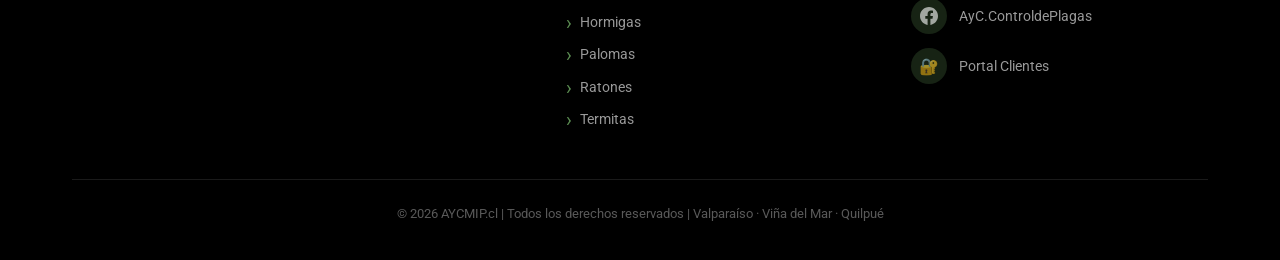
<file: site-2-aycmip/desinsectado/index.html>
<!DOCTYPE html>
<html lang="es">
<head>
  <meta charset="UTF-8" />
  <meta name="viewport" content="width=device-width, initial-scale=1.0" />
  <meta name="description" content="Fumigación y nebulización térmica profesional contra mosquitos, mosquito tigre y otros insectos voladores. Larvicidas incluidos. Quinta Región de Valparaíso." />
  <title>Desinsectado y Control de Mosquitos en Valparaíso | AYC MiP</title>

  <link rel="preconnect" href="https://fonts.googleapis.com" />
  <link rel="preconnect" href="https://fonts.gstatic.com" crossorigin />
  <link href="https://fonts.googleapis.com/css2?family=Nunito:wght@400;600;700;800&family=Roboto:wght@400;500;600&family=Roboto+Slab:wght@400;700&display=swap" rel="stylesheet" />

  <link rel="stylesheet" href="../css/styles.css" />
</head>
<body>

  <!-- NAVBAR -->
  <nav class="navbar" id="navbar" aria-label="Navegación principal">
    <div class="navbar__inner">
      <a href="../index.html" class="navbar__logo" aria-label="AYC MiP — Inicio">
        <img src="../img/Logo_ayc@4x-3.png" alt="AYC MiP — Control de Plagas" />
      </a>
      <ul class="navbar__nav" role="list">
        <li><a href="../index.html">Inicio</a></li>
        <li><a href="../index.html#quienes-somos">Quiénes Somos</a></li>
        <li class="nav-dropdown">
          <span class="nav-link nav-dropdown__trigger" role="button" tabindex="0" aria-haspopup="true" aria-expanded="false">
            Servicios
            <svg class="chevron" viewBox="0 0 24 24" fill="none" stroke="currentColor" stroke-width="2.5" stroke-linecap="round" stroke-linejoin="round" aria-hidden="true">
              <polyline points="6 9 12 15 18 9"></polyline>
            </svg>
          </span>
          <div class="nav-dropdown__menu" role="menu">
            <a href="../aranas/" role="menuitem">🕷️ Arañas</a>
            <a href="../avispas/" role="menuitem">🐝 Avispas</a>
            <a href="../chinche/" role="menuitem">🪲 Chinche</a>
            <a href="../cucarachas/" role="menuitem">🪲 Cucarachas</a>
            <a href="../desinsectado/" role="menuitem">🦟 Desinsectado</a>
            <a href="../hormigas/" role="menuitem">🐜 Hormigas</a>
            <a href="../palomas/" role="menuitem">🐦 Palomas</a>
            <a href="../ratones/" role="menuitem">🐀 Ratones</a>
            <a href="../termitas/" role="menuitem">🛡️ Termitas</a>
          </div>
        </li>
        <li><a href="../index.html#contacto">Contacto</a></li>
        <li><a href="../index.html#cotizador">Cotizador Online</a></li>
      </ul>
      <div class="navbar__actions">
        <a href="https://sistema.centralmip.com/login" target="_blank" rel="noopener" class="navbar__cliente-link">Sistema para Clientes</a>
        <a href="https://wa.me/56981544036?text=Hola%2C%20me%20comunico%20desde%20su%20sitio%20web" target="_blank" rel="noopener" class="navbar__wa-btn" aria-label="Escribir por WhatsApp">
          <svg viewBox="0 0 24 24" aria-hidden="true">
            <path d="M17.472 14.382c-.297-.149-1.758-.867-2.03-.967-.273-.099-.471-.148-.67.15-.197.297-.767.966-.94 1.164-.173.199-.347.223-.644.075-.297-.15-1.255-.463-2.39-1.475-.883-.788-1.48-1.761-1.653-2.059-.173-.297-.018-.458.13-.606.134-.133.298-.347.446-.52.149-.174.198-.298.298-.497.099-.198.05-.371-.025-.52-.075-.149-.669-1.612-.916-2.207-.242-.579-.487-.5-.669-.51-.173-.008-.371-.01-.57-.01-.198 0-.52.074-.792.372-.272.297-1.04 1.016-1.04 2.479 0 1.462 1.065 2.875 1.213 3.074.149.198 2.096 3.2 5.077 4.487.709.306 1.262.489 1.694.625.712.227 1.36.195 1.871.118.571-.085 1.758-.719 2.006-1.413.248-.694.248-1.289.173-1.413-.074-.124-.272-.198-.57-.347m-5.421 7.403h-.004a9.87 9.87 0 01-5.031-1.378l-.361-.214-3.741.982.998-3.648-.235-.374a9.86 9.86 0 01-1.51-5.26c.001-5.45 4.436-9.884 9.888-9.884 2.64 0 5.122 1.03 6.988 2.898a9.825 9.825 0 012.893 6.994c-.003 5.45-4.437 9.884-9.885 9.884m8.413-18.297A11.815 11.815 0 0012.05 0C5.495 0 .16 5.335.157 11.892c0 2.096.547 4.142 1.588 5.945L.057 24l6.305-1.654a11.882 11.882 0 005.683 1.448h.005c6.554 0 11.89-5.335 11.893-11.893a11.821 11.821 0 00-3.48-8.413z"/>
          </svg>
        </a>
      </div>
      <button class="hamburger" id="hamburger" aria-label="Abrir menú" aria-expanded="false" aria-controls="mobile-drawer">
        <span></span><span></span><span></span>
      </button>
    </div>
  </nav>

  <!-- Mobile Drawer -->
  <div class="mobile-drawer" id="mobile-drawer" role="dialog" aria-modal="true" aria-label="Menú de navegación">
    <div class="mobile-drawer__overlay" aria-hidden="true"></div>
    <div class="mobile-drawer__panel">
      <div class="mobile-drawer__close">
        <button class="mobile-drawer__close-btn" aria-label="Cerrar menú">✕</button>
      </div>
      <nav class="mobile-drawer__nav" aria-label="Menú móvil">
        <a href="../index.html">Inicio</a>
        <a href="../index.html#quienes-somos">Quiénes Somos</a>
        <div>
          <div class="mob-dropdown-trigger" role="button" tabindex="0">
            Servicios
            <svg class="mob-chevron" viewBox="0 0 24 24" stroke-width="2.5" stroke-linecap="round" stroke-linejoin="round" aria-hidden="true">
              <polyline points="6 9 12 15 18 9"></polyline>
            </svg>
          </div>
          <div class="mob-dropdown-content">
            <a href="../aranas/">🕷️ Arañas</a>
            <a href="../avispas/">🐝 Avispas</a>
            <a href="../chinche/">🪲 Chinche</a>
            <a href="../cucarachas/">🪲 Cucarachas</a>
            <a href="../desinsectado/">🦟 Desinsectado</a>
            <a href="../hormigas/">🐜 Hormigas</a>
            <a href="../palomas/">🐦 Palomas</a>
            <a href="../ratones/">🐀 Ratones</a>
            <a href="../termitas/">🛡️ Termitas</a>
          </div>
        </div>
        <a href="../index.html#contacto">Contacto</a>
        <a href="../index.html#cotizador">Cotizador Online</a>
      </nav>
      <div class="mobile-drawer__actions">
        <a href="https://sistema.centralmip.com/login" target="_blank" rel="noopener" class="btn btn-green">Sistema para Clientes</a>
        <a href="https://wa.me/56981544036?text=Hola%2C%20me%20comunico%20desde%20su%20sitio%20web" target="_blank" rel="noopener" class="btn btn-whatsapp">💬 WhatsApp</a>
      </div>
    </div>
  </div>

  <!-- BREADCRUMB HERO -->
  <section class="breadcrumb-hero" aria-label="Encabezado de página">
    <div class="breadcrumb-hero__bg" style="background-image: url('../img/Culex-Mosquito.jpg');" aria-hidden="true"></div>
    <div class="breadcrumb-hero__overlay" aria-hidden="true"></div>
    <div class="container breadcrumb-hero__content">
      <h1>Desinsectado</h1>
      <nav class="breadcrumb" aria-label="Miga de pan">
        <a href="../index.html">Inicio</a>
        <span class="breadcrumb__sep" aria-hidden="true">›</span>
        <a href="../index.html#servicios">Servicios</a>
        <span class="breadcrumb__sep" aria-hidden="true">›</span>
        <span class="breadcrumb__current" aria-current="page">Desinsectado</span>
      </nav>
    </div>
  </section>

  <!-- SPECIES SECTION -->
  <section class="species-section" aria-labelledby="species-title">
    <img src="../img/leaf.webp" alt="" class="species-section__leaf species-section__leaf--tl" aria-hidden="true" />
    <img src="../img/leaf-2.webp" alt="" class="species-section__leaf species-section__leaf--br" aria-hidden="true" />

    <div class="container">
      <h2 class="species-section__title fade-in" id="species-title">Especies que Controlamos</h2>

      <div class="species-list">

        <!-- Mosquito Común -->
        <div class="species-card fade-in">
          <div class="species-card__image">
            <img src="../img/Culex-Mosquito.jpg" alt="Mosquito Común — Culex sp." loading="lazy" />
          </div>
          <div class="species-card__content">
            <span class="species-card__tag">Nocturno</span>
            <h3 class="species-card__name">Mosquito Común</h3>
            <p class="species-card__sci">Culex sp.</p>
            <p class="species-card__desc">
              El más habitual en zonas urbanas y residenciales. Se reconoce por su zumbido persistente al anochecer y su preferencia por picar durante la noche. Se reproduce en agua estancada: floreros, canaletas tapadas, bebederos de mascotas y desagües. Una sola hembra puede depositar hasta 300 huevos en una pequeña acumulación de agua.
            </p>
          </div>
        </div>

        <!-- Mosquito Tigre -->
        <div class="species-card species-card--reverse fade-in">
          <div class="species-card__image">
            <img src="../img/mosquito-tigre.jpg" alt="Mosquito Tigre — Aedes aegypti" loading="lazy" />
          </div>
          <div class="species-card__content">
            <span class="species-card__tag">Vector de enfermedades</span>
            <h3 class="species-card__name">Mosquito Tigre / Aedes</h3>
            <p class="species-card__sci">Aedes aegypti / Aedes albopictus</p>
            <p class="species-card__desc">
              Más pequeño que el común, se identifica por sus características rayas blancas y negras en el cuerpo y patas. Es de hábitos diurnos y el principal vector de Dengue y Zika. Su presencia está en aumento en Chile por el cambio climático. A diferencia del Culex, puede picar en plena luz del día y en espacios interiores.
            </p>
          </div>
        </div>

      </div>
    </div>
  </section>

  <!-- SEÑALES -->
  <section style="background: var(--white); padding: 0 0 56px;" aria-label="Señales de infestación">
    <div class="container">
      <div class="species-signs fade-in" style="max-width: 700px; margin: 0 auto;">
        <h4>⚠ Señales de infestación de mosquitos</h4>
        <ul class="signs-list" role="list">
          <li>Pequeños "gusanos" moviéndose en agua estancada: floreros, bebederos, platos de macetas o canaletas</li>
          <li>Picaduras frecuentes en tobillos y extremidades, incluso durante el día (señal de Aedes)</li>
          <li>Zumbido persistente cerca de zonas húmedas o con vegetación densa al anochecer</li>
          <li>Aumento de mosquitos luego de lluvias o en temporada de calor</li>
        </ul>
      </div>
    </div>
  </section>

  <!-- TREATMENT METHODS -->
  <section class="treatment" aria-labelledby="treatment-title">
    <div class="container">
      <div class="section-header fade-in">
        <span class="section-tag">Nuestra metodología</span>
        <h2 id="treatment-title">Método de Tratamiento</h2>
        <p>Eliminamos adultos, larvas y criaderos con un protocolo integral de tres etapas.</p>
      </div>

      <div class="treatment__grid">
        <div class="fade-in">
          <p class="treatment__intro">
            El desinsectado efectivo no se limita a eliminar los mosquitos adultos visibles. Nuestro protocolo actúa en las tres etapas del ciclo: adultos, larvas y criaderos. De lo contrario, la población se recupera en cuestión de días. Utilizamos productos homologados por el ISP, seguros para personas, mascotas y el medio ambiente.
          </p>
          <ul class="treatment__list" role="list">
            <li>Fumigaciones y nebulizaciones con niebla térmica en espacios verdes, arbustos y perímetros</li>
            <li>Tratamiento larvicida en fuentes de agua que no pueden eliminarse: desagües y acumulaciones</li>
            <li>Inspección y eliminación de criaderos: objetos que acumulan agua estancada</li>
            <li>Barreras residuales en marcos de puertas y ventanas para evitar el ingreso al interior</li>
            <li>Tratamiento de canaletas y desagües incluido en la visita inicial</li>
            <li>Plan de seguimiento preventivo disponible para la temporada de calor</li>
          </ul>
        </div>
        <div class="treatment__image fade-in">
          <img src="../img/ayc__0000_Desinsectao.png" alt="Desinsectado profesional — AYC MiP" loading="lazy" />
        </div>
      </div>
    </div>
  </section>

  <!-- SERVICE CTA -->
  <section class="service-cta" aria-labelledby="service-cta-title">
    <div class="container">
      <h2 id="service-cta-title" class="fade-in">¿Tienes problemas con mosquitos?</h2>
      <p class="fade-in">Actuamos antes de que la temporada de calor explote la infestación.</p>
      <a href="https://wa.me/56981544036?text=Hola%2C%20necesito%20ayuda%20con%20mosquitos%20e%20insectos"
         target="_blank" rel="noopener"
         class="btn btn-whatsapp fade-in">
        <svg viewBox="0 0 24 24" fill="currentColor" width="20" height="20" aria-hidden="true">
          <path d="M17.472 14.382c-.297-.149-1.758-.867-2.03-.967-.273-.099-.471-.148-.67.15-.197.297-.767.966-.94 1.164-.173.199-.347.223-.644.075-.297-.15-1.255-.463-2.39-1.475-.883-.788-1.48-1.761-1.653-2.059-.173-.297-.018-.458.13-.606.134-.133.298-.347.446-.52.149-.174.198-.298.298-.497.099-.198.05-.371-.025-.52-.075-.149-.669-1.612-.916-2.207-.242-.579-.487-.5-.669-.51-.173-.008-.371-.01-.57-.01-.198 0-.52.074-.792.372-.272.297-1.04 1.016-1.04 2.479 0 1.462 1.065 2.875 1.213 3.074.149.198 2.096 3.2 5.077 4.487.709.306 1.262.489 1.694.625.712.227 1.36.195 1.871.118.571-.085 1.758-.719 2.006-1.413.248-.694.248-1.289.173-1.413-.074-.124-.272-.198-.57-.347m-5.421 7.403h-.004a9.87 9.87 0 01-5.031-1.378l-.361-.214-3.741.982.998-3.648-.235-.374a9.86 9.86 0 01-1.51-5.26c.001-5.45 4.436-9.884 9.888-9.884 2.64 0 5.122 1.03 6.988 2.898a9.825 9.825 0 012.893 6.994c-.003 5.45-4.437 9.884-9.885 9.884m8.413-18.297A11.815 11.815 0 0012.05 0C5.495 0 .16 5.335.157 11.892c0 2.096.547 4.142 1.588 5.945L.057 24l6.305-1.654a11.882 11.882 0 005.683 1.448h.005c6.554 0 11.89-5.335 11.893-11.893a11.821 11.821 0 00-3.48-8.413z"/>
        </svg>
        Hablemos por WhatsApp
      </a>
    </div>
  </section>

  <!-- FOOTER -->
  <footer class="footer" id="contacto" aria-label="Pie de página">
    <div class="container">
      <div class="footer__grid">
        <div class="footer__brand">
          <img src="../img/logo_ayc_blanco@4x.png" alt="AYC MiP" class="footer__brand-logo" />
          <p>Especialistas en Manejo Integrado de Plagas. Empresa certificada por SEREMI de Salud, al servicio de la Quinta Región de Valparaíso.</p>
        </div>
        <div>
          <p class="footer__col-title">Servicios</p>
                    <ul class="footer__links" role="list">
            <li><a href="../aranas/">Arañas</a></li>
            <li><a href="../avispas/">Avispas</a></li>
            <li><a href="../chinche/">Chinche</a></li>
            <li><a href="../cucarachas/">Cucarachas</a></li>
            <li><a href="../desinsectado/">Desinsectado</a></li>
            <li><a href="../hormigas/">Hormigas</a></li>
            <li><a href="../palomas/">Palomas</a></li>
            <li><a href="../ratones/">Ratones</a></li>
            <li><a href="../termitas/">Termitas</a></li>
          </ul>
        </div>
        <div>
          <p class="footer__col-title">Contacto</p>
          <ul class="footer__contact-list" role="list">
            <li><a href="tel:+56981544036" class="footer__contact-item"><span class="footer__contact-icon" aria-hidden="true">📞</span>+56 9 8154 4036</a></li>
            <li><a href="https://wa.me/56981544036?text=Hola%2C%20me%20comunico%20desde%20su%20sitio%20web" target="_blank" rel="noopener" class="footer__contact-item"><span class="footer__contact-icon" aria-hidden="true"><svg xmlns="http://www.w3.org/2000/svg" viewBox="0 0 24 24" fill="currentColor" width="18" height="18"><path d="M17.472 14.382c-.297-.149-1.758-.867-2.03-.967-.273-.099-.471-.148-.67.15-.197.297-.767.966-.94 1.164-.173.199-.347.223-.644.075-.297-.15-1.255-.463-2.39-1.475-.883-.788-1.48-1.761-1.653-2.059-.173-.297-.018-.458.13-.606.134-.133.298-.347.446-.52.149-.174.198-.298.298-.497.099-.198.05-.371-.025-.52-.075-.149-.669-1.612-.916-2.207-.242-.579-.487-.5-.669-.51-.173-.008-.371-.01-.57-.01-.198 0-.52.074-.792.372-.272.297-1.04 1.016-1.04 2.479 0 1.462 1.065 2.875 1.213 3.074.149.198 2.096 3.2 5.077 4.487.709.306 1.262.489 1.694.625.712.227 1.36.195 1.871.118.571-.085 1.758-.719 2.006-1.413.248-.694.248-1.289.173-1.413-.074-.124-.272-.198-.57-.347m-5.421 7.403h-.004a9.87 9.87 0 01-5.031-1.378l-.361-.214-3.741.982.998-3.648-.235-.374a9.86 9.86 0 01-1.51-5.26c.001-5.45 4.436-9.884 9.888-9.884 2.64 0 5.122 1.03 6.988 2.898a9.825 9.825 0 012.893 6.994c-.003 5.45-4.437 9.884-9.885 9.884m8.413-18.297A11.815 11.815 0 0012.05 0C5.495 0 .16 5.335.157 11.892c0 2.096.547 4.142 1.588 5.945L.057 24l6.305-1.654a11.882 11.882 0 005.683 1.448h.005c6.554 0 11.89-5.335 11.893-11.893a11.821 11.821 0 00-3.48-8.413z"/></svg></span>WhatsApp</a></li>
            <li><a href="https://www.instagram.com/ayc.mip" target="_blank" rel="noopener" class="footer__contact-item"><span class="footer__contact-icon" aria-hidden="true"><svg xmlns="http://www.w3.org/2000/svg" viewBox="0 0 24 24" fill="currentColor" width="18" height="18"><path d="M12 2.163c3.204 0 3.584.012 4.85.07 3.252.148 4.771 1.691 4.919 4.919.058 1.265.069 1.645.069 4.849 0 3.205-.012 3.584-.069 4.849-.149 3.225-1.664 4.771-4.919 4.919-1.266.058-1.644.07-4.85.07-3.204 0-3.584-.012-4.849-.07-3.26-.149-4.771-1.699-4.919-4.92-.058-1.265-.07-1.644-.07-4.849 0-3.204.013-3.583.07-4.849.149-3.227 1.664-4.771 4.919-4.919 1.266-.057 1.645-.069 4.849-.069zM12 0C8.741 0 8.333.014 7.053.072 2.695.272.273 2.69.073 7.052.014 8.333 0 8.741 0 12c0 3.259.014 3.668.072 4.948.2 4.358 2.618 6.78 6.98 6.98C8.333 23.986 8.741 24 12 24c3.259 0 3.668-.014 4.948-.072 4.354-.2 6.782-2.618 6.979-6.98.059-1.28.073-1.689.073-4.948 0-3.259-.014-3.667-.072-4.947-.196-4.354-2.617-6.78-6.979-6.98C15.668.014 15.259 0 12 0zm0 5.838a6.162 6.162 0 100 12.324 6.162 6.162 0 000-12.324zM12 16a4 4 0 110-8 4 4 0 010 8zm6.406-11.845a1.44 1.44 0 100 2.881 1.44 1.44 0 000-2.881z"/></svg></span>@ayc.mip</a></li>
            <li><a href="https://www.facebook.com/AyC.ControldePlagas" target="_blank" rel="noopener" class="footer__contact-item"><span class="footer__contact-icon" aria-hidden="true"><svg xmlns="http://www.w3.org/2000/svg" viewBox="0 0 24 24" fill="currentColor" width="18" height="18"><path d="M24 12.073c0-6.627-5.373-12-12-12s-12 5.373-12 12c0 5.99 4.388 10.954 10.125 11.854v-8.385H7.078v-3.47h3.047V9.43c0-3.007 1.792-4.669 4.533-4.669 1.312 0 2.686.235 2.686.235v2.953H15.83c-1.491 0-1.956.925-1.956 1.874v2.25h3.328l-.532 3.47h-2.796v8.385C19.612 23.027 24 18.062 24 12.073z"/></svg></span>AyC.ControldePlagas</a></li>
            <li><a href="https://sistema.centralmip.com/login" target="_blank" rel="noopener" class="footer__contact-item"><span class="footer__contact-icon" aria-hidden="true">🔐</span>Portal Clientes</a></li>
          </ul>
        </div>
      </div>
      <div class="footer__bottom">
        <p>© 2026 AYCMIP.cl | Todos los derechos reservados | Valparaíso · Viña del Mar · Quilpué</p>
      </div>
    </div>
  </footer>

  <a href="https://wa.me/56981544036?text=Hola%2C%20me%20comunico%20desde%20su%20sitio%20web"
     target="_blank" rel="noopener"
     class="wa-fab" aria-label="Contactar por WhatsApp">
    <svg viewBox="0 0 24 24" aria-hidden="true">
      <path d="M17.472 14.382c-.297-.149-1.758-.867-2.03-.967-.273-.099-.471-.148-.67.15-.197.297-.767.966-.94 1.164-.173.199-.347.223-.644.075-.297-.15-1.255-.463-2.39-1.475-.883-.788-1.48-1.761-1.653-2.059-.173-.297-.018-.458.13-.606.134-.133.298-.347.446-.52.149-.174.198-.298.298-.497.099-.198.05-.371-.025-.52-.075-.149-.669-1.612-.916-2.207-.242-.579-.487-.5-.669-.51-.173-.008-.371-.01-.57-.01-.198 0-.52.074-.792.372-.272.297-1.04 1.016-1.04 2.479 0 1.462 1.065 2.875 1.213 3.074.149.198 2.096 3.2 5.077 4.487.709.306 1.262.489 1.694.625.712.227 1.36.195 1.871.118.571-.085 1.758-.719 2.006-1.413.248-.694.248-1.289.173-1.413-.074-.124-.272-.198-.57-.347m-5.421 7.403h-.004a9.87 9.87 0 01-5.031-1.378l-.361-.214-3.741.982.998-3.648-.235-.374a9.86 9.86 0 01-1.51-5.26c.001-5.45 4.436-9.884 9.888-9.884 2.64 0 5.122 1.03 6.988 2.898a9.825 9.825 0 012.893 6.994c-.003 5.45-4.437 9.884-9.885 9.884m8.413-18.297A11.815 11.815 0 0012.05 0C5.495 0 .16 5.335.157 11.892c0 2.096.547 4.142 1.588 5.945L.057 24l6.305-1.654a11.882 11.882 0 005.683 1.448h.005c6.554 0 11.89-5.335 11.893-11.893a11.821 11.821 0 00-3.48-8.413z"/>
    </svg>
  </a>

  <script src="../js/main.js"></script>
</body>
</html>
</file>
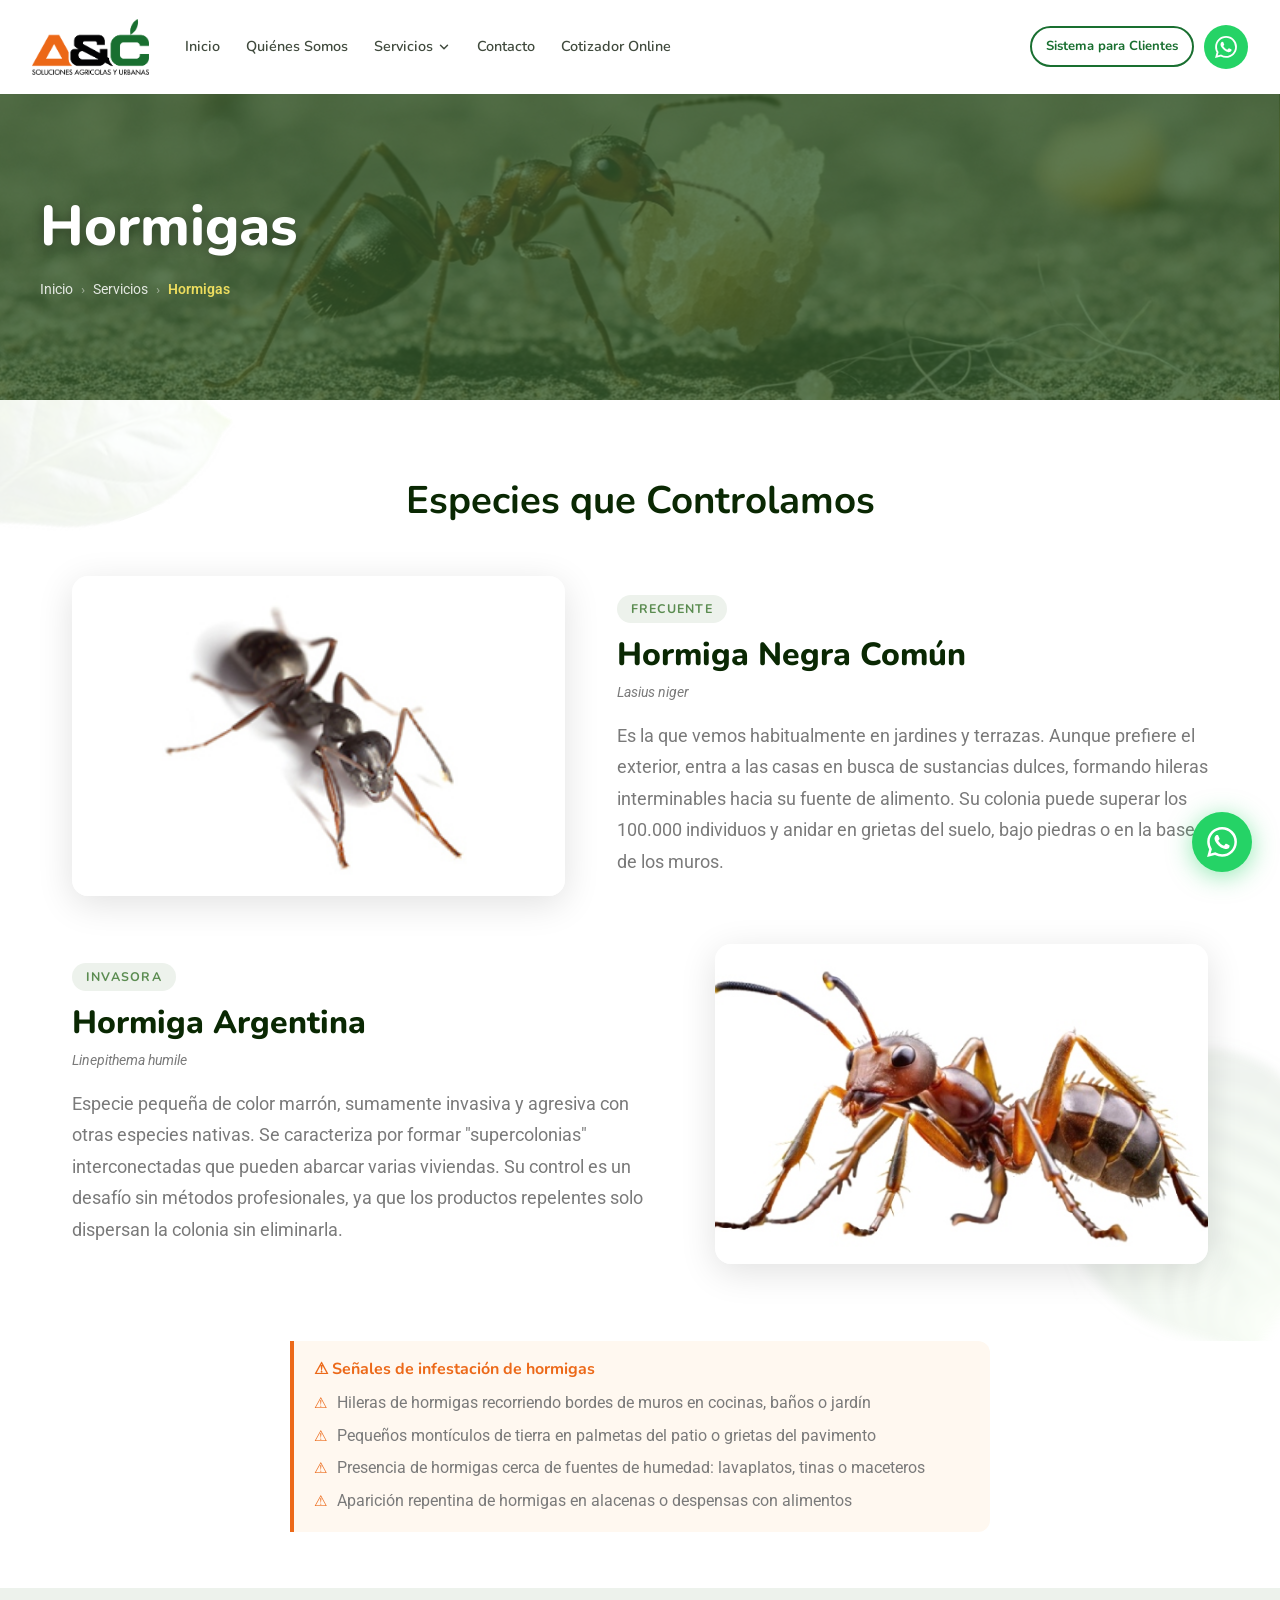
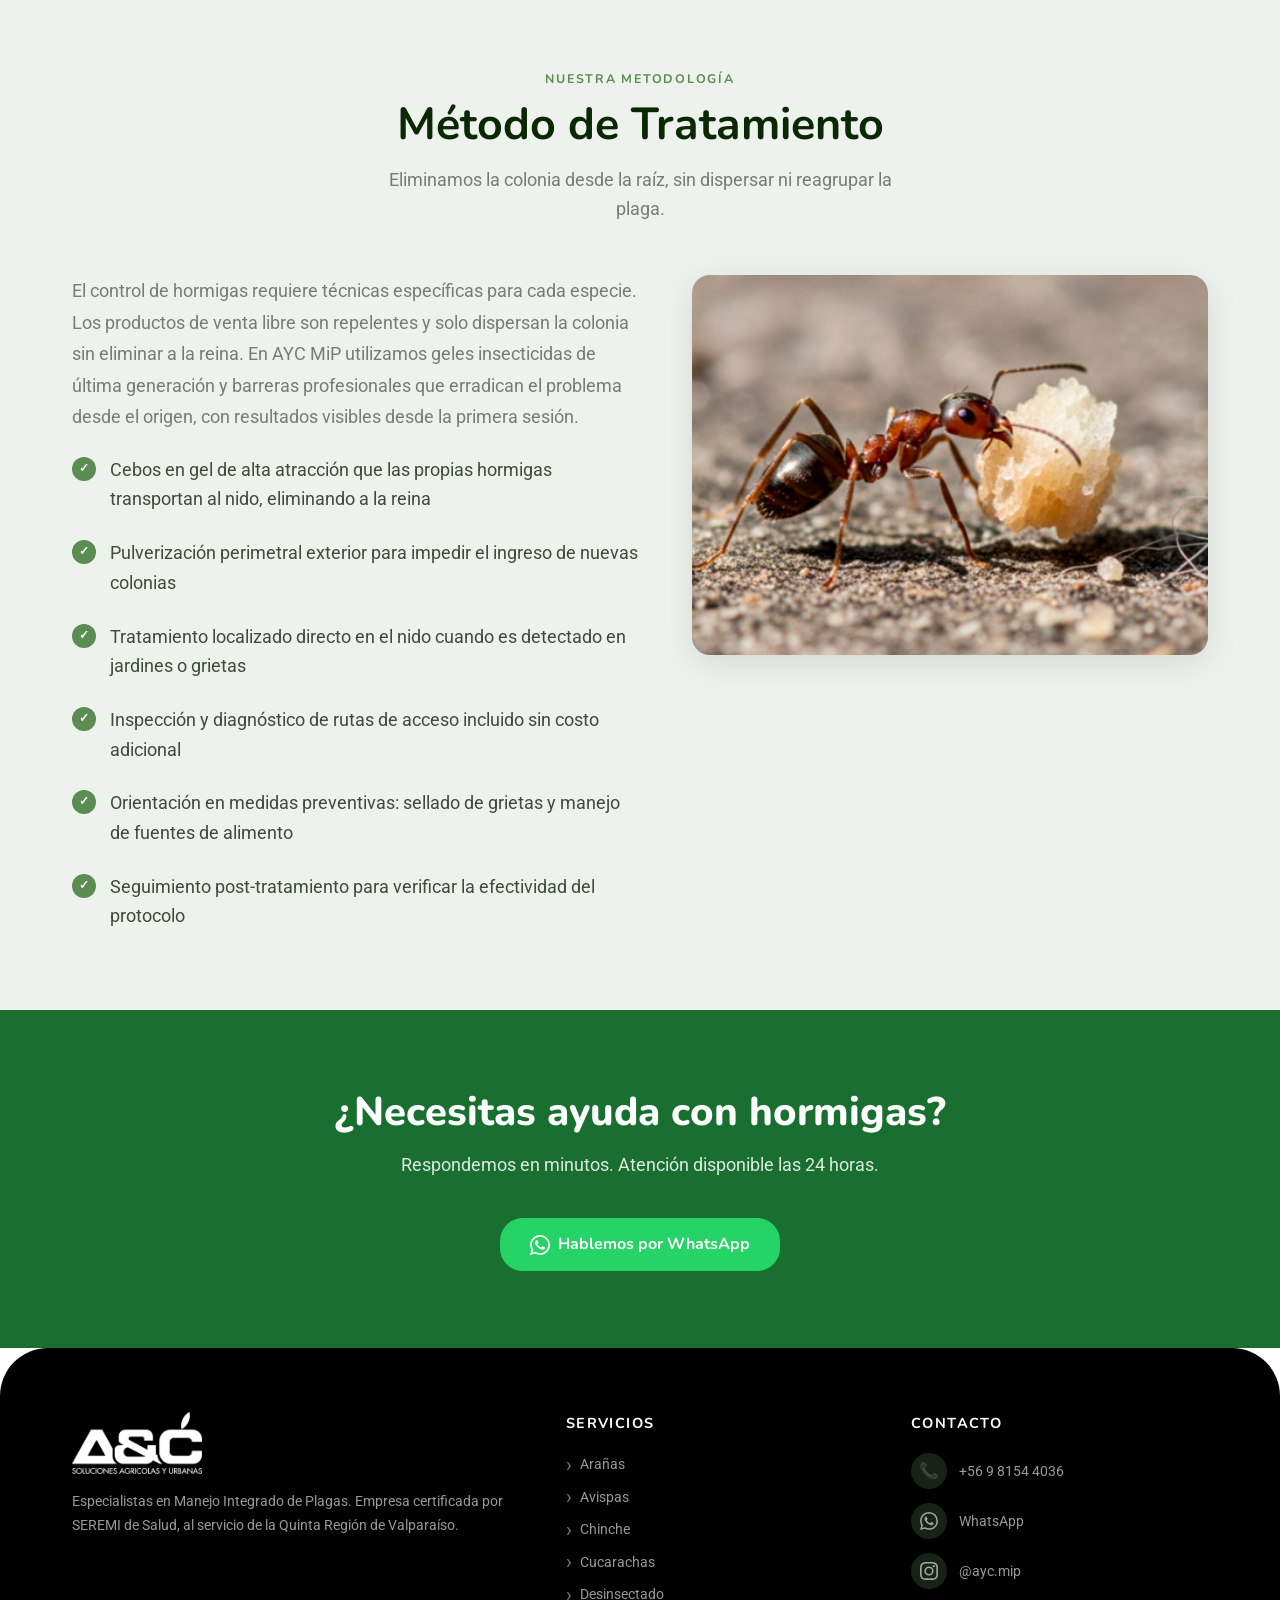
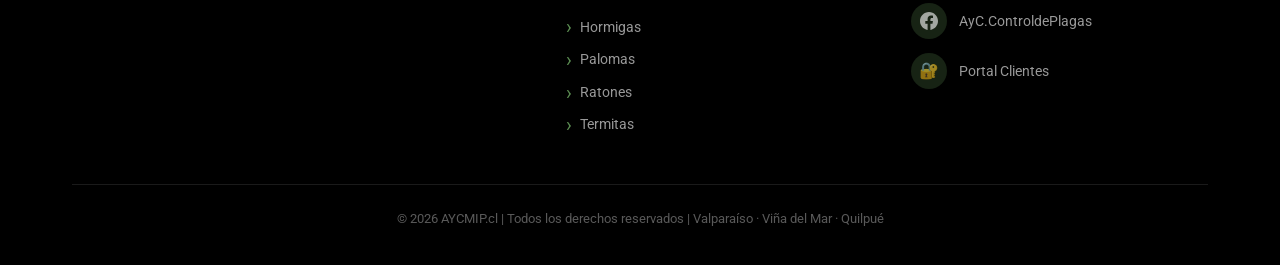
<file: site-2-aycmip/hormigas/index.html>
<!DOCTYPE html>
<html lang="es">
<head>
  <meta charset="UTF-8" />
  <meta name="viewport" content="width=device-width, initial-scale=1.0" />
  <meta name="description" content="Eliminamos colonias de hormigas negras y argentinas con cebos de efecto dominó que destruyen el nido completo. Tratamiento no repelente. Quinta Región." />
  <title>Control de Hormigas en Valparaíso | Efecto Dominó — AYC MiP</title>

  <link rel="preconnect" href="https://fonts.googleapis.com" />
  <link rel="preconnect" href="https://fonts.gstatic.com" crossorigin />
  <link href="https://fonts.googleapis.com/css2?family=Nunito:wght@400;600;700;800&family=Roboto:wght@400;500;600&family=Roboto+Slab:wght@400;700&display=swap" rel="stylesheet" />

  <link rel="stylesheet" href="../css/styles.css" />
</head>
<body>

  <!-- NAVBAR -->
  <nav class="navbar" id="navbar" aria-label="Navegación principal">
    <div class="navbar__inner">
      <a href="../index.html" class="navbar__logo" aria-label="AYC MiP — Inicio">
        <img src="../img/Logo_ayc@4x-3.png" alt="AYC MiP — Control de Plagas" />
      </a>
      <ul class="navbar__nav" role="list">
        <li><a href="../index.html">Inicio</a></li>
        <li><a href="../index.html#quienes-somos">Quiénes Somos</a></li>
        <li class="nav-dropdown">
          <span class="nav-link nav-dropdown__trigger" role="button" tabindex="0" aria-haspopup="true" aria-expanded="false">
            Servicios
            <svg class="chevron" viewBox="0 0 24 24" fill="none" stroke="currentColor" stroke-width="2.5" stroke-linecap="round" stroke-linejoin="round" aria-hidden="true">
              <polyline points="6 9 12 15 18 9"></polyline>
            </svg>
          </span>
          <div class="nav-dropdown__menu" role="menu">
            <a href="../aranas/" role="menuitem">🕷️ Arañas</a>
            <a href="../avispas/" role="menuitem">🐝 Avispas</a>
            <a href="../chinche/" role="menuitem">🪲 Chinche</a>
            <a href="../cucarachas/" role="menuitem">🪲 Cucarachas</a>
            <a href="../desinsectado/" role="menuitem">🦟 Desinsectado</a>
            <a href="../hormigas/" role="menuitem">🐜 Hormigas</a>
            <a href="../palomas/" role="menuitem">🐦 Palomas</a>
            <a href="../ratones/" role="menuitem">🐀 Ratones</a>
            <a href="../termitas/" role="menuitem">🛡️ Termitas</a>
          </div>
        </li>
        <li><a href="../index.html#contacto">Contacto</a></li>
        <li><a href="../index.html#cotizador">Cotizador Online</a></li>
      </ul>
      <div class="navbar__actions">
        <a href="https://sistema.centralmip.com/login" target="_blank" rel="noopener" class="navbar__cliente-link">Sistema para Clientes</a>
        <a href="https://wa.me/56981544036?text=Hola%2C%20me%20comunico%20desde%20su%20sitio%20web" target="_blank" rel="noopener" class="navbar__wa-btn" aria-label="Escribir por WhatsApp">
          <svg viewBox="0 0 24 24" aria-hidden="true">
            <path d="M17.472 14.382c-.297-.149-1.758-.867-2.03-.967-.273-.099-.471-.148-.67.15-.197.297-.767.966-.94 1.164-.173.199-.347.223-.644.075-.297-.15-1.255-.463-2.39-1.475-.883-.788-1.48-1.761-1.653-2.059-.173-.297-.018-.458.13-.606.134-.133.298-.347.446-.52.149-.174.198-.298.298-.497.099-.198.05-.371-.025-.52-.075-.149-.669-1.612-.916-2.207-.242-.579-.487-.5-.669-.51-.173-.008-.371-.01-.57-.01-.198 0-.52.074-.792.372-.272.297-1.04 1.016-1.04 2.479 0 1.462 1.065 2.875 1.213 3.074.149.198 2.096 3.2 5.077 4.487.709.306 1.262.489 1.694.625.712.227 1.36.195 1.871.118.571-.085 1.758-.719 2.006-1.413.248-.694.248-1.289.173-1.413-.074-.124-.272-.198-.57-.347m-5.421 7.403h-.004a9.87 9.87 0 01-5.031-1.378l-.361-.214-3.741.982.998-3.648-.235-.374a9.86 9.86 0 01-1.51-5.26c.001-5.45 4.436-9.884 9.888-9.884 2.64 0 5.122 1.03 6.988 2.898a9.825 9.825 0 012.893 6.994c-.003 5.45-4.437 9.884-9.885 9.884m8.413-18.297A11.815 11.815 0 0012.05 0C5.495 0 .16 5.335.157 11.892c0 2.096.547 4.142 1.588 5.945L.057 24l6.305-1.654a11.882 11.882 0 005.683 1.448h.005c6.554 0 11.89-5.335 11.893-11.893a11.821 11.821 0 00-3.48-8.413z"/>
          </svg>
        </a>
      </div>
      <button class="hamburger" id="hamburger" aria-label="Abrir menú" aria-expanded="false" aria-controls="mobile-drawer">
        <span></span><span></span><span></span>
      </button>
    </div>
  </nav>

  <!-- Mobile Drawer -->
  <div class="mobile-drawer" id="mobile-drawer" role="dialog" aria-modal="true" aria-label="Menú de navegación">
    <div class="mobile-drawer__overlay" aria-hidden="true"></div>
    <div class="mobile-drawer__panel">
      <div class="mobile-drawer__close">
        <button class="mobile-drawer__close-btn" aria-label="Cerrar menú">✕</button>
      </div>
      <nav class="mobile-drawer__nav" aria-label="Menú móvil">
        <a href="../index.html">Inicio</a>
        <a href="../index.html#quienes-somos">Quiénes Somos</a>
        <div>
          <div class="mob-dropdown-trigger" role="button" tabindex="0">
            Servicios
            <svg class="mob-chevron" viewBox="0 0 24 24" stroke-width="2.5" stroke-linecap="round" stroke-linejoin="round" aria-hidden="true">
              <polyline points="6 9 12 15 18 9"></polyline>
            </svg>
          </div>
          <div class="mob-dropdown-content">
            <a href="../aranas/">🕷️ Arañas</a>
            <a href="../avispas/">🐝 Avispas</a>
            <a href="../chinche/">🪲 Chinche</a>
            <a href="../cucarachas/">🪲 Cucarachas</a>
            <a href="../desinsectado/">🦟 Desinsectado</a>
            <a href="../hormigas/">🐜 Hormigas</a>
            <a href="../palomas/">🐦 Palomas</a>
            <a href="../ratones/">🐀 Ratones</a>
            <a href="../termitas/">🛡️ Termitas</a>
          </div>
        </div>
        <a href="../index.html#contacto">Contacto</a>
        <a href="../index.html#cotizador">Cotizador Online</a>
      </nav>
      <div class="mobile-drawer__actions">
        <a href="https://sistema.centralmip.com/login" target="_blank" rel="noopener" class="btn btn-green">Sistema para Clientes</a>
        <a href="https://wa.me/56981544036?text=Hola%2C%20me%20comunico%20desde%20su%20sitio%20web" target="_blank" rel="noopener" class="btn btn-whatsapp">💬 WhatsApp</a>
      </div>
    </div>
  </div>

  <!-- BREADCRUMB HERO -->
  <section class="breadcrumb-hero" aria-label="Encabezado de página">
    <div class="breadcrumb-hero__bg" style="background-image: url('../img/hotniga.webp');" aria-hidden="true"></div>
    <div class="breadcrumb-hero__overlay" aria-hidden="true"></div>
    <div class="container breadcrumb-hero__content">
      <h1>Hormigas</h1>
      <nav class="breadcrumb" aria-label="Miga de pan">
        <a href="../index.html">Inicio</a>
        <span class="breadcrumb__sep" aria-hidden="true">›</span>
        <a href="../index.html#servicios">Servicios</a>
        <span class="breadcrumb__sep" aria-hidden="true">›</span>
        <span class="breadcrumb__current" aria-current="page">Hormigas</span>
      </nav>
    </div>
  </section>

  <!-- SPECIES SECTION -->
  <section class="species-section" aria-labelledby="species-title">
    <img src="../img/leaf.webp" alt="" class="species-section__leaf species-section__leaf--tl" aria-hidden="true" />
    <img src="../img/leaf-2.webp" alt="" class="species-section__leaf species-section__leaf--br" aria-hidden="true" />

    <div class="container">
      <h2 class="species-section__title fade-in" id="species-title">Especies que Controlamos</h2>

      <div class="species-list">

        <!-- Hormiga Negra Común -->
        <div class="species-card fade-in">
          <div class="species-card__image">
            <img src="../img/03formiche.jpg" alt="Hormiga Negra Común — Lasius niger" loading="lazy" />
          </div>
          <div class="species-card__content">
            <span class="species-card__tag">Frecuente</span>
            <h3 class="species-card__name">Hormiga Negra Común</h3>
            <p class="species-card__sci">Lasius niger</p>
            <p class="species-card__desc">
              Es la que vemos habitualmente en jardines y terrazas. Aunque prefiere el exterior, entra a las casas en busca de sustancias dulces, formando hileras interminables hacia su fuente de alimento. Su colonia puede superar los 100.000 individuos y anidar en grietas del suelo, bajo piedras o en la base de los muros.
            </p>
          </div>
        </div>

        <!-- Hormiga Argentina -->
        <div class="species-card species-card--reverse fade-in">
          <div class="species-card__image">
            <img src="../img/hor_ar.jpg" alt="Hormiga Argentina — Linepithema humile" loading="lazy" />
          </div>
          <div class="species-card__content">
            <span class="species-card__tag">Invasora</span>
            <h3 class="species-card__name">Hormiga Argentina</h3>
            <p class="species-card__sci">Linepithema humile</p>
            <p class="species-card__desc">
              Especie pequeña de color marrón, sumamente invasiva y agresiva con otras especies nativas. Se caracteriza por formar "supercolonias" interconectadas que pueden abarcar varias viviendas. Su control es un desafío sin métodos profesionales, ya que los productos repelentes solo dispersan la colonia sin eliminarla.
            </p>
          </div>
        </div>

      </div>
    </div>
  </section>

  <!-- SEÑALES -->
  <section style="background: var(--white); padding: 0 0 56px;" aria-label="Señales de infestación">
    <div class="container">
      <div class="species-signs fade-in" style="max-width: 700px; margin: 0 auto;">
        <h4>⚠ Señales de infestación de hormigas</h4>
        <ul class="signs-list" role="list">
          <li>Hileras de hormigas recorriendo bordes de muros en cocinas, baños o jardín</li>
          <li>Pequeños montículos de tierra en palmetas del patio o grietas del pavimento</li>
          <li>Presencia de hormigas cerca de fuentes de humedad: lavaplatos, tinas o maceteros</li>
          <li>Aparición repentina de hormigas en alacenas o despensas con alimentos</li>
        </ul>
      </div>
    </div>
  </section>

  <!-- TREATMENT METHODS -->
  <section class="treatment" aria-labelledby="treatment-title">
    <div class="container">
      <div class="section-header fade-in">
        <span class="section-tag">Nuestra metodología</span>
        <h2 id="treatment-title">Método de Tratamiento</h2>
        <p>Eliminamos la colonia desde la raíz, sin dispersar ni reagrupar la plaga.</p>
      </div>

      <div class="treatment__grid">
        <div class="fade-in">
          <p class="treatment__intro">
            El control de hormigas requiere técnicas específicas para cada especie. Los productos de venta libre son repelentes y solo dispersan la colonia sin eliminar a la reina. En AYC MiP utilizamos geles insecticidas de última generación y barreras profesionales que erradican el problema desde el origen, con resultados visibles desde la primera sesión.
          </p>
          <ul class="treatment__list" role="list">
            <li>Cebos en gel de alta atracción que las propias hormigas transportan al nido, eliminando a la reina</li>
            <li>Pulverización perimetral exterior para impedir el ingreso de nuevas colonias</li>
            <li>Tratamiento localizado directo en el nido cuando es detectado en jardines o grietas</li>
            <li>Inspección y diagnóstico de rutas de acceso incluido sin costo adicional</li>
            <li>Orientación en medidas preventivas: sellado de grietas y manejo de fuentes de alimento</li>
            <li>Seguimiento post-tratamiento para verificar la efectividad del protocolo</li>
          </ul>
        </div>
        <div class="treatment__image fade-in">
          <img src="../img/ayc__0003_Hormigas.png" alt="Control profesional de hormigas — AYC MiP" loading="lazy" />
        </div>
      </div>
    </div>
  </section>

  <!-- SERVICE CTA -->
  <section class="service-cta" aria-labelledby="service-cta-title">
    <div class="container">
      <h2 id="service-cta-title" class="fade-in">¿Necesitas ayuda con hormigas?</h2>
      <p class="fade-in">Respondemos en minutos. Atención disponible las 24 horas.</p>
      <a href="https://wa.me/56981544036?text=Hola%2C%20necesito%20ayuda%20con%20hormigas%20en%20mi%20hogar"
         target="_blank" rel="noopener"
         class="btn btn-whatsapp fade-in">
        <svg viewBox="0 0 24 24" fill="currentColor" width="20" height="20" aria-hidden="true">
          <path d="M17.472 14.382c-.297-.149-1.758-.867-2.03-.967-.273-.099-.471-.148-.67.15-.197.297-.767.966-.94 1.164-.173.199-.347.223-.644.075-.297-.15-1.255-.463-2.39-1.475-.883-.788-1.48-1.761-1.653-2.059-.173-.297-.018-.458.13-.606.134-.133.298-.347.446-.52.149-.174.198-.298.298-.497.099-.198.05-.371-.025-.52-.075-.149-.669-1.612-.916-2.207-.242-.579-.487-.5-.669-.51-.173-.008-.371-.01-.57-.01-.198 0-.52.074-.792.372-.272.297-1.04 1.016-1.04 2.479 0 1.462 1.065 2.875 1.213 3.074.149.198 2.096 3.2 5.077 4.487.709.306 1.262.489 1.694.625.712.227 1.36.195 1.871.118.571-.085 1.758-.719 2.006-1.413.248-.694.248-1.289.173-1.413-.074-.124-.272-.198-.57-.347m-5.421 7.403h-.004a9.87 9.87 0 01-5.031-1.378l-.361-.214-3.741.982.998-3.648-.235-.374a9.86 9.86 0 01-1.51-5.26c.001-5.45 4.436-9.884 9.888-9.884 2.64 0 5.122 1.03 6.988 2.898a9.825 9.825 0 012.893 6.994c-.003 5.45-4.437 9.884-9.885 9.884m8.413-18.297A11.815 11.815 0 0012.05 0C5.495 0 .16 5.335.157 11.892c0 2.096.547 4.142 1.588 5.945L.057 24l6.305-1.654a11.882 11.882 0 005.683 1.448h.005c6.554 0 11.89-5.335 11.893-11.893a11.821 11.821 0 00-3.48-8.413z"/>
        </svg>
        Hablemos por WhatsApp
      </a>
    </div>
  </section>

  <!-- FOOTER -->
  <footer class="footer" id="contacto" aria-label="Pie de página">
    <div class="container">
      <div class="footer__grid">
        <div class="footer__brand">
          <img src="../img/logo_ayc_blanco@4x.png" alt="AYC MiP" class="footer__brand-logo" />
          <p>Especialistas en Manejo Integrado de Plagas. Empresa certificada por SEREMI de Salud, al servicio de la Quinta Región de Valparaíso.</p>
        </div>
        <div>
          <p class="footer__col-title">Servicios</p>
                    <ul class="footer__links" role="list">
            <li><a href="../aranas/">Arañas</a></li>
            <li><a href="../avispas/">Avispas</a></li>
            <li><a href="../chinche/">Chinche</a></li>
            <li><a href="../cucarachas/">Cucarachas</a></li>
            <li><a href="../desinsectado/">Desinsectado</a></li>
            <li><a href="../hormigas/">Hormigas</a></li>
            <li><a href="../palomas/">Palomas</a></li>
            <li><a href="../ratones/">Ratones</a></li>
            <li><a href="../termitas/">Termitas</a></li>
          </ul>
        </div>
        <div>
          <p class="footer__col-title">Contacto</p>
          <ul class="footer__contact-list" role="list">
            <li><a href="tel:+56981544036" class="footer__contact-item"><span class="footer__contact-icon" aria-hidden="true">📞</span>+56 9 8154 4036</a></li>
            <li><a href="https://wa.me/56981544036?text=Hola%2C%20me%20comunico%20desde%20su%20sitio%20web" target="_blank" rel="noopener" class="footer__contact-item"><span class="footer__contact-icon" aria-hidden="true"><svg xmlns="http://www.w3.org/2000/svg" viewBox="0 0 24 24" fill="currentColor" width="18" height="18"><path d="M17.472 14.382c-.297-.149-1.758-.867-2.03-.967-.273-.099-.471-.148-.67.15-.197.297-.767.966-.94 1.164-.173.199-.347.223-.644.075-.297-.15-1.255-.463-2.39-1.475-.883-.788-1.48-1.761-1.653-2.059-.173-.297-.018-.458.13-.606.134-.133.298-.347.446-.52.149-.174.198-.298.298-.497.099-.198.05-.371-.025-.52-.075-.149-.669-1.612-.916-2.207-.242-.579-.487-.5-.669-.51-.173-.008-.371-.01-.57-.01-.198 0-.52.074-.792.372-.272.297-1.04 1.016-1.04 2.479 0 1.462 1.065 2.875 1.213 3.074.149.198 2.096 3.2 5.077 4.487.709.306 1.262.489 1.694.625.712.227 1.36.195 1.871.118.571-.085 1.758-.719 2.006-1.413.248-.694.248-1.289.173-1.413-.074-.124-.272-.198-.57-.347m-5.421 7.403h-.004a9.87 9.87 0 01-5.031-1.378l-.361-.214-3.741.982.998-3.648-.235-.374a9.86 9.86 0 01-1.51-5.26c.001-5.45 4.436-9.884 9.888-9.884 2.64 0 5.122 1.03 6.988 2.898a9.825 9.825 0 012.893 6.994c-.003 5.45-4.437 9.884-9.885 9.884m8.413-18.297A11.815 11.815 0 0012.05 0C5.495 0 .16 5.335.157 11.892c0 2.096.547 4.142 1.588 5.945L.057 24l6.305-1.654a11.882 11.882 0 005.683 1.448h.005c6.554 0 11.89-5.335 11.893-11.893a11.821 11.821 0 00-3.48-8.413z"/></svg></span>WhatsApp</a></li>
            <li><a href="https://www.instagram.com/ayc.mip" target="_blank" rel="noopener" class="footer__contact-item"><span class="footer__contact-icon" aria-hidden="true"><svg xmlns="http://www.w3.org/2000/svg" viewBox="0 0 24 24" fill="currentColor" width="18" height="18"><path d="M12 2.163c3.204 0 3.584.012 4.85.07 3.252.148 4.771 1.691 4.919 4.919.058 1.265.069 1.645.069 4.849 0 3.205-.012 3.584-.069 4.849-.149 3.225-1.664 4.771-4.919 4.919-1.266.058-1.644.07-4.85.07-3.204 0-3.584-.012-4.849-.07-3.26-.149-4.771-1.699-4.919-4.92-.058-1.265-.07-1.644-.07-4.849 0-3.204.013-3.583.07-4.849.149-3.227 1.664-4.771 4.919-4.919 1.266-.057 1.645-.069 4.849-.069zM12 0C8.741 0 8.333.014 7.053.072 2.695.272.273 2.69.073 7.052.014 8.333 0 8.741 0 12c0 3.259.014 3.668.072 4.948.2 4.358 2.618 6.78 6.98 6.98C8.333 23.986 8.741 24 12 24c3.259 0 3.668-.014 4.948-.072 4.354-.2 6.782-2.618 6.979-6.98.059-1.28.073-1.689.073-4.948 0-3.259-.014-3.667-.072-4.947-.196-4.354-2.617-6.78-6.979-6.98C15.668.014 15.259 0 12 0zm0 5.838a6.162 6.162 0 100 12.324 6.162 6.162 0 000-12.324zM12 16a4 4 0 110-8 4 4 0 010 8zm6.406-11.845a1.44 1.44 0 100 2.881 1.44 1.44 0 000-2.881z"/></svg></span>@ayc.mip</a></li>
            <li><a href="https://www.facebook.com/AyC.ControldePlagas" target="_blank" rel="noopener" class="footer__contact-item"><span class="footer__contact-icon" aria-hidden="true"><svg xmlns="http://www.w3.org/2000/svg" viewBox="0 0 24 24" fill="currentColor" width="18" height="18"><path d="M24 12.073c0-6.627-5.373-12-12-12s-12 5.373-12 12c0 5.99 4.388 10.954 10.125 11.854v-8.385H7.078v-3.47h3.047V9.43c0-3.007 1.792-4.669 4.533-4.669 1.312 0 2.686.235 2.686.235v2.953H15.83c-1.491 0-1.956.925-1.956 1.874v2.25h3.328l-.532 3.47h-2.796v8.385C19.612 23.027 24 18.062 24 12.073z"/></svg></span>AyC.ControldePlagas</a></li>
            <li><a href="https://sistema.centralmip.com/login" target="_blank" rel="noopener" class="footer__contact-item"><span class="footer__contact-icon" aria-hidden="true">🔐</span>Portal Clientes</a></li>
          </ul>
        </div>
      </div>
      <div class="footer__bottom">
        <p>© 2026 AYCMIP.cl | Todos los derechos reservados | Valparaíso · Viña del Mar · Quilpué</p>
      </div>
    </div>
  </footer>

  <a href="https://wa.me/56981544036?text=Hola%2C%20me%20comunico%20desde%20su%20sitio%20web"
     target="_blank" rel="noopener"
     class="wa-fab" aria-label="Contactar por WhatsApp">
    <svg viewBox="0 0 24 24" aria-hidden="true">
      <path d="M17.472 14.382c-.297-.149-1.758-.867-2.03-.967-.273-.099-.471-.148-.67.15-.197.297-.767.966-.94 1.164-.173.199-.347.223-.644.075-.297-.15-1.255-.463-2.39-1.475-.883-.788-1.48-1.761-1.653-2.059-.173-.297-.018-.458.13-.606.134-.133.298-.347.446-.52.149-.174.198-.298.298-.497.099-.198.05-.371-.025-.52-.075-.149-.669-1.612-.916-2.207-.242-.579-.487-.5-.669-.51-.173-.008-.371-.01-.57-.01-.198 0-.52.074-.792.372-.272.297-1.04 1.016-1.04 2.479 0 1.462 1.065 2.875 1.213 3.074.149.198 2.096 3.2 5.077 4.487.709.306 1.262.489 1.694.625.712.227 1.36.195 1.871.118.571-.085 1.758-.719 2.006-1.413.248-.694.248-1.289.173-1.413-.074-.124-.272-.198-.57-.347m-5.421 7.403h-.004a9.87 9.87 0 01-5.031-1.378l-.361-.214-3.741.982.998-3.648-.235-.374a9.86 9.86 0 01-1.51-5.26c.001-5.45 4.436-9.884 9.888-9.884 2.64 0 5.122 1.03 6.988 2.898a9.825 9.825 0 012.893 6.994c-.003 5.45-4.437 9.884-9.885 9.884m8.413-18.297A11.815 11.815 0 0012.05 0C5.495 0 .16 5.335.157 11.892c0 2.096.547 4.142 1.588 5.945L.057 24l6.305-1.654a11.882 11.882 0 005.683 1.448h.005c6.554 0 11.89-5.335 11.893-11.893a11.821 11.821 0 00-3.48-8.413z"/>
    </svg>
  </a>

  <script src="../js/main.js"></script>
</body>
</html>
</file>
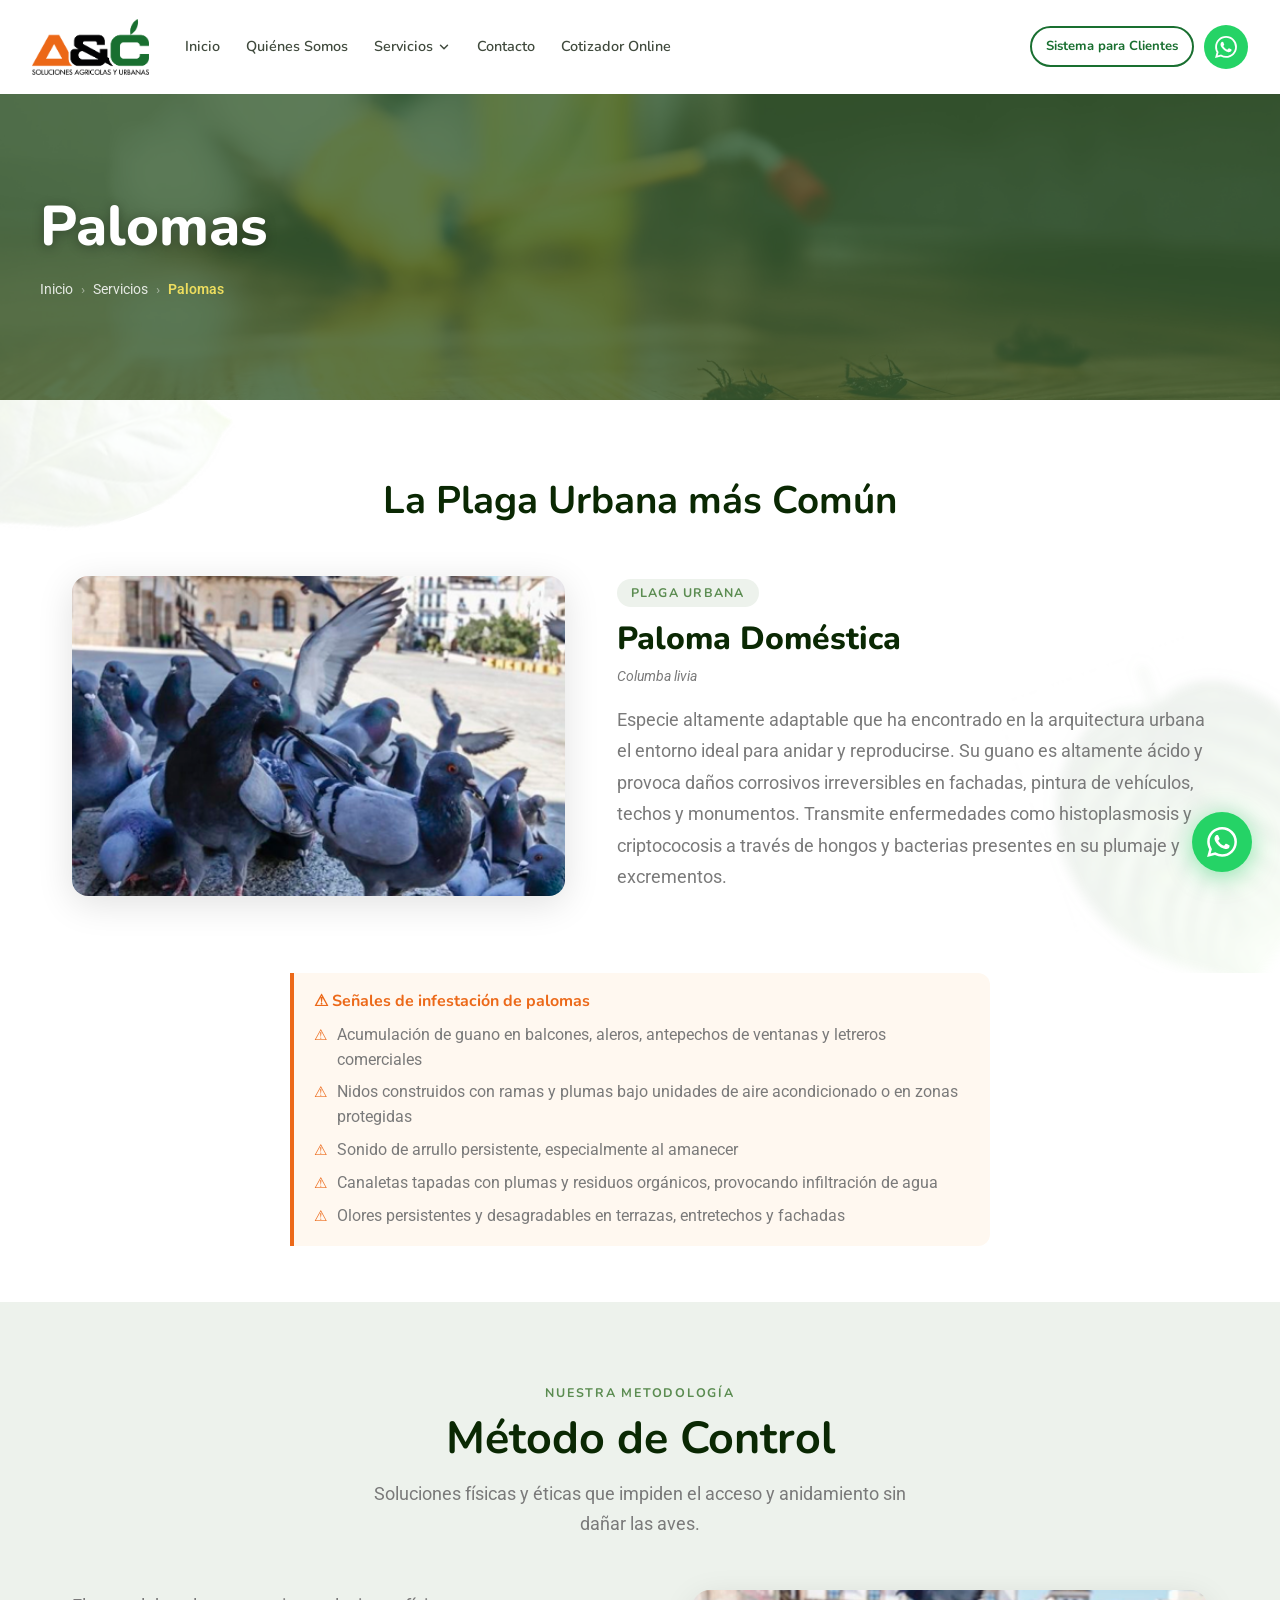
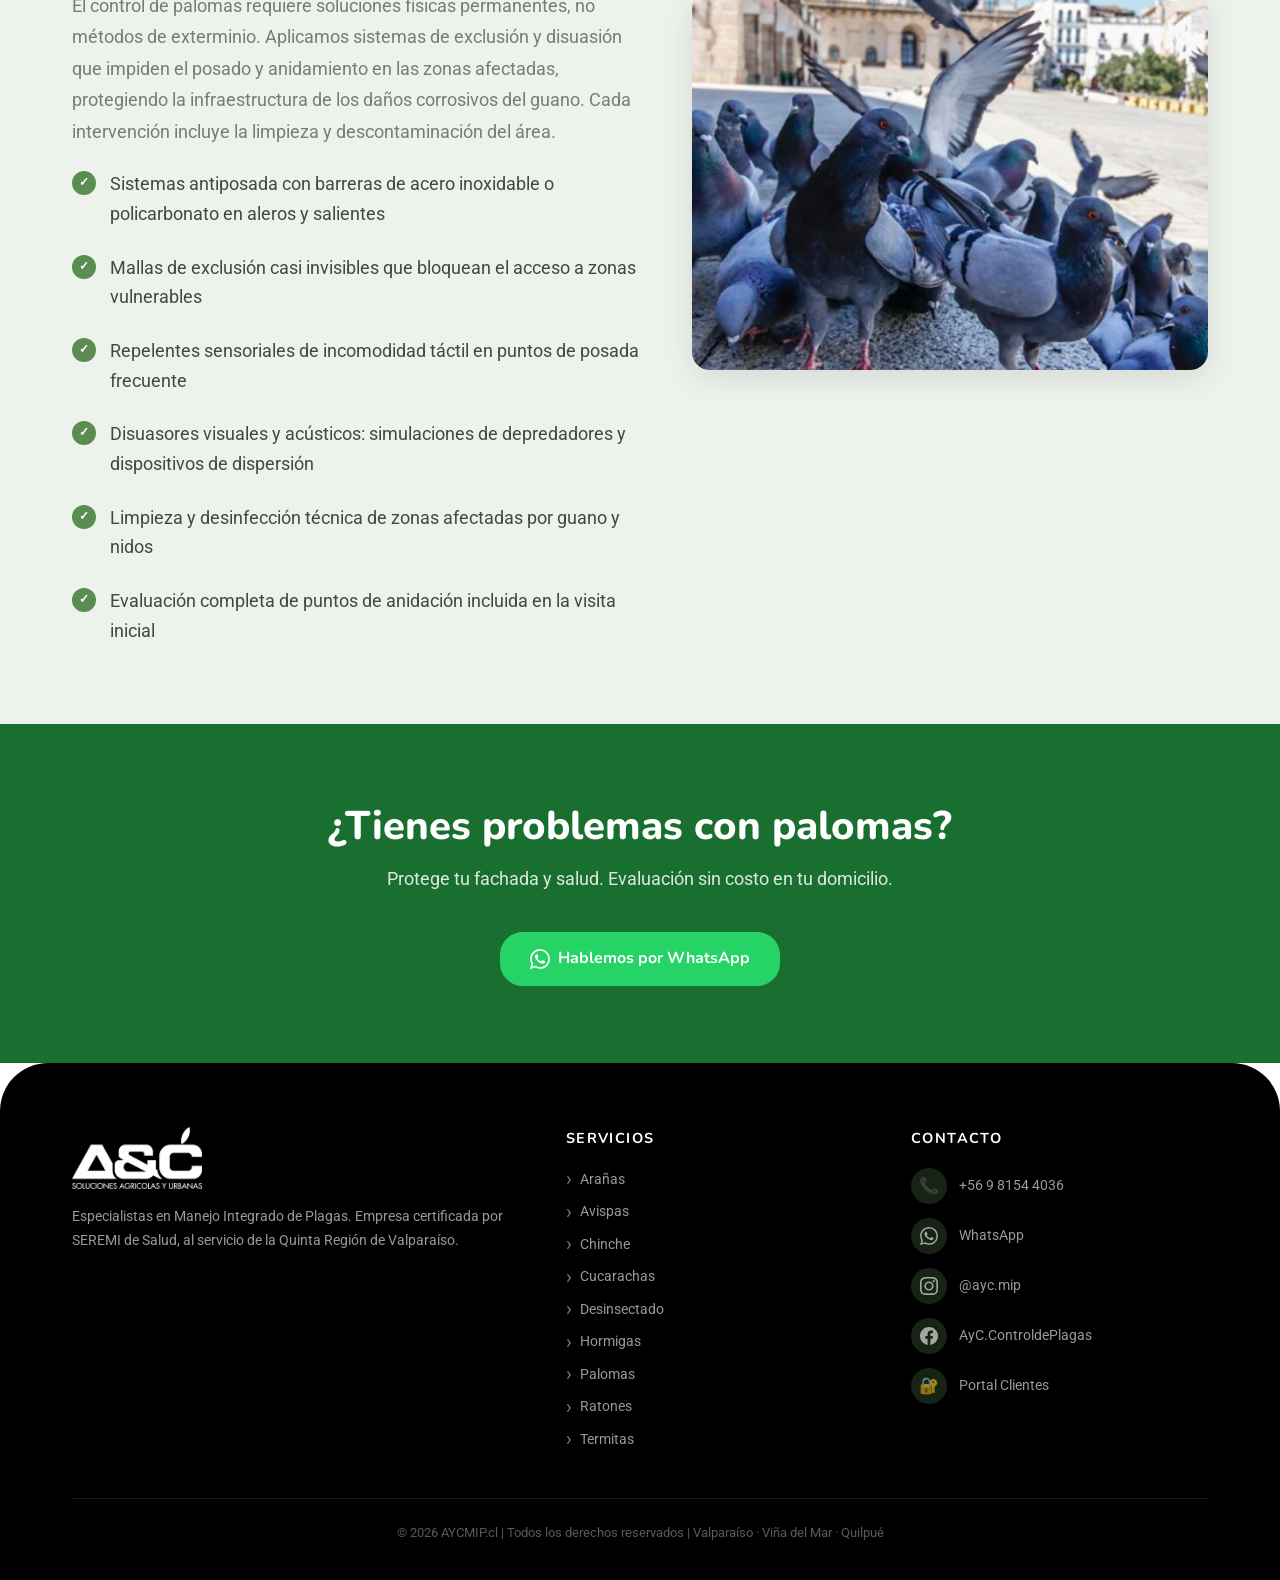
<file: site-2-aycmip/palomas/index.html>
<!DOCTYPE html>
<html lang="es">
<head>
  <meta charset="UTF-8" />
  <meta name="viewport" content="width=device-width, initial-scale=1.0" />
  <meta name="description" content="Instalamos sistemas antiposada, mallas y repelentes para el control de palomas en edificios y viviendas. Limpieza y desinfección incluida. Quinta Región." />
  <title>Control de Palomas en Valparaíso | Antiposada y Mallas — AYC MiP</title>

  <link rel="preconnect" href="https://fonts.googleapis.com" />
  <link rel="preconnect" href="https://fonts.gstatic.com" crossorigin />
  <link href="https://fonts.googleapis.com/css2?family=Nunito:wght@400;600;700;800&family=Roboto:wght@400;500;600&family=Roboto+Slab:wght@400;700&display=swap" rel="stylesheet" />

  <link rel="stylesheet" href="../css/styles.css" />
</head>
<body>

  <!-- NAVBAR -->
  <nav class="navbar" id="navbar" aria-label="Navegación principal">
    <div class="navbar__inner">
      <a href="../index.html" class="navbar__logo" aria-label="AYC MiP — Inicio">
        <img src="../img/Logo_ayc@4x-3.png" alt="AYC MiP — Control de Plagas" />
      </a>
      <ul class="navbar__nav" role="list">
        <li><a href="../index.html">Inicio</a></li>
        <li><a href="../index.html#quienes-somos">Quiénes Somos</a></li>
        <li class="nav-dropdown">
          <span class="nav-link nav-dropdown__trigger" role="button" tabindex="0" aria-haspopup="true" aria-expanded="false">
            Servicios
            <svg class="chevron" viewBox="0 0 24 24" fill="none" stroke="currentColor" stroke-width="2.5" stroke-linecap="round" stroke-linejoin="round" aria-hidden="true">
              <polyline points="6 9 12 15 18 9"></polyline>
            </svg>
          </span>
          <div class="nav-dropdown__menu" role="menu">
            <a href="../aranas/" role="menuitem">🕷️ Arañas</a>
            <a href="../avispas/" role="menuitem">🐝 Avispas</a>
            <a href="../chinche/" role="menuitem">🪲 Chinche</a>
            <a href="../cucarachas/" role="menuitem">🪲 Cucarachas</a>
            <a href="../desinsectado/" role="menuitem">🦟 Desinsectado</a>
            <a href="../hormigas/" role="menuitem">🐜 Hormigas</a>
            <a href="../palomas/" role="menuitem">🐦 Palomas</a>
            <a href="../ratones/" role="menuitem">🐀 Ratones</a>
            <a href="../termitas/" role="menuitem">🛡️ Termitas</a>
          </div>
        </li>
        <li><a href="../index.html#contacto">Contacto</a></li>
        <li><a href="../index.html#cotizador">Cotizador Online</a></li>
      </ul>
      <div class="navbar__actions">
        <a href="https://sistema.centralmip.com/login" target="_blank" rel="noopener" class="navbar__cliente-link">Sistema para Clientes</a>
        <a href="https://wa.me/56981544036?text=Hola%2C%20me%20comunico%20desde%20su%20sitio%20web" target="_blank" rel="noopener" class="navbar__wa-btn" aria-label="Escribir por WhatsApp">
          <svg viewBox="0 0 24 24" aria-hidden="true">
            <path d="M17.472 14.382c-.297-.149-1.758-.867-2.03-.967-.273-.099-.471-.148-.67.15-.197.297-.767.966-.94 1.164-.173.199-.347.223-.644.075-.297-.15-1.255-.463-2.39-1.475-.883-.788-1.48-1.761-1.653-2.059-.173-.297-.018-.458.13-.606.134-.133.298-.347.446-.52.149-.174.198-.298.298-.497.099-.198.05-.371-.025-.52-.075-.149-.669-1.612-.916-2.207-.242-.579-.487-.5-.669-.51-.173-.008-.371-.01-.57-.01-.198 0-.52.074-.792.372-.272.297-1.04 1.016-1.04 2.479 0 1.462 1.065 2.875 1.213 3.074.149.198 2.096 3.2 5.077 4.487.709.306 1.262.489 1.694.625.712.227 1.36.195 1.871.118.571-.085 1.758-.719 2.006-1.413.248-.694.248-1.289.173-1.413-.074-.124-.272-.198-.57-.347m-5.421 7.403h-.004a9.87 9.87 0 01-5.031-1.378l-.361-.214-3.741.982.998-3.648-.235-.374a9.86 9.86 0 01-1.51-5.26c.001-5.45 4.436-9.884 9.888-9.884 2.64 0 5.122 1.03 6.988 2.898a9.825 9.825 0 012.893 6.994c-.003 5.45-4.437 9.884-9.885 9.884m8.413-18.297A11.815 11.815 0 0012.05 0C5.495 0 .16 5.335.157 11.892c0 2.096.547 4.142 1.588 5.945L.057 24l6.305-1.654a11.882 11.882 0 005.683 1.448h.005c6.554 0 11.89-5.335 11.893-11.893a11.821 11.821 0 00-3.48-8.413z"/>
          </svg>
        </a>
      </div>
      <button class="hamburger" id="hamburger" aria-label="Abrir menú" aria-expanded="false" aria-controls="mobile-drawer">
        <span></span><span></span><span></span>
      </button>
    </div>
  </nav>

  <!-- Mobile Drawer -->
  <div class="mobile-drawer" id="mobile-drawer" role="dialog" aria-modal="true" aria-label="Menú de navegación">
    <div class="mobile-drawer__overlay" aria-hidden="true"></div>
    <div class="mobile-drawer__panel">
      <div class="mobile-drawer__close">
        <button class="mobile-drawer__close-btn" aria-label="Cerrar menú">✕</button>
      </div>
      <nav class="mobile-drawer__nav" aria-label="Menú móvil">
        <a href="../index.html">Inicio</a>
        <a href="../index.html#quienes-somos">Quiénes Somos</a>
        <div>
          <div class="mob-dropdown-trigger" role="button" tabindex="0">
            Servicios
            <svg class="mob-chevron" viewBox="0 0 24 24" stroke-width="2.5" stroke-linecap="round" stroke-linejoin="round" aria-hidden="true">
              <polyline points="6 9 12 15 18 9"></polyline>
            </svg>
          </div>
          <div class="mob-dropdown-content">
            <a href="../aranas/">🕷️ Arañas</a>
            <a href="../avispas/">🐝 Avispas</a>
            <a href="../chinche/">🪲 Chinche</a>
            <a href="../cucarachas/">🪲 Cucarachas</a>
            <a href="../desinsectado/">🦟 Desinsectado</a>
            <a href="../hormigas/">🐜 Hormigas</a>
            <a href="../palomas/">🐦 Palomas</a>
            <a href="../ratones/">🐀 Ratones</a>
            <a href="../termitas/">🛡️ Termitas</a>
          </div>
        </div>
        <a href="../index.html#contacto">Contacto</a>
        <a href="../index.html#cotizador">Cotizador Online</a>
      </nav>
      <div class="mobile-drawer__actions">
        <a href="https://sistema.centralmip.com/login" target="_blank" rel="noopener" class="btn btn-green">Sistema para Clientes</a>
        <a href="https://wa.me/56981544036?text=Hola%2C%20me%20comunico%20desde%20su%20sitio%20web" target="_blank" rel="noopener" class="btn btn-whatsapp">💬 WhatsApp</a>
      </div>
    </div>
  </div>

  <!-- BREADCRUMB HERO -->
  <section class="breadcrumb-hero" aria-label="Encabezado de página">
    <div class="breadcrumb-hero__bg" style="background-image: url('../img/breadcrumb_controlplagas.jpg');" aria-hidden="true"></div>
    <div class="breadcrumb-hero__overlay" aria-hidden="true"></div>
    <div class="container breadcrumb-hero__content">
      <h1>Palomas</h1>
      <nav class="breadcrumb" aria-label="Miga de pan">
        <a href="../index.html">Inicio</a>
        <span class="breadcrumb__sep" aria-hidden="true">›</span>
        <a href="../index.html#servicios">Servicios</a>
        <span class="breadcrumb__sep" aria-hidden="true">›</span>
        <span class="breadcrumb__current" aria-current="page">Palomas</span>
      </nav>
    </div>
  </section>

  <!-- SPECIES SECTION -->
  <section class="species-section" aria-labelledby="species-title">
    <img src="../img/leaf.webp" alt="" class="species-section__leaf species-section__leaf--tl" aria-hidden="true" />
    <img src="../img/leaf-2.webp" alt="" class="species-section__leaf species-section__leaf--br" aria-hidden="true" />

    <div class="container">
      <h2 class="species-section__title fade-in" id="species-title">La Plaga Urbana más Común</h2>

      <div class="species-list">

        <!-- Paloma Doméstica -->
        <div class="species-card fade-in">
          <div class="species-card__image">
            <img src="../img/ayc__0001_palomas.png" alt="Paloma Doméstica — Columba livia" loading="lazy" />
          </div>
          <div class="species-card__content">
            <span class="species-card__tag">Plaga urbana</span>
            <h3 class="species-card__name">Paloma Doméstica</h3>
            <p class="species-card__sci">Columba livia</p>
            <p class="species-card__desc">
              Especie altamente adaptable que ha encontrado en la arquitectura urbana el entorno ideal para anidar y reproducirse. Su guano es altamente ácido y provoca daños corrosivos irreversibles en fachadas, pintura de vehículos, techos y monumentos. Transmite enfermedades como histoplasmosis y criptococosis a través de hongos y bacterias presentes en su plumaje y excrementos.
            </p>
          </div>
        </div>

      </div>
    </div>
  </section>

  <!-- SEÑALES -->
  <section style="background: var(--white); padding: 0 0 56px;" aria-label="Señales de infestación">
    <div class="container">
      <div class="species-signs fade-in" style="max-width: 700px; margin: 0 auto;">
        <h4>⚠ Señales de infestación de palomas</h4>
        <ul class="signs-list" role="list">
          <li>Acumulación de guano en balcones, aleros, antepechos de ventanas y letreros comerciales</li>
          <li>Nidos construidos con ramas y plumas bajo unidades de aire acondicionado o en zonas protegidas</li>
          <li>Sonido de arrullo persistente, especialmente al amanecer</li>
          <li>Canaletas tapadas con plumas y residuos orgánicos, provocando infiltración de agua</li>
          <li>Olores persistentes y desagradables en terrazas, entretechos y fachadas</li>
        </ul>
      </div>
    </div>
  </section>

  <!-- TREATMENT METHODS -->
  <section class="treatment" aria-labelledby="treatment-title">
    <div class="container">
      <div class="section-header fade-in">
        <span class="section-tag">Nuestra metodología</span>
        <h2 id="treatment-title">Método de Control</h2>
        <p>Soluciones físicas y éticas que impiden el acceso y anidamiento sin dañar las aves.</p>
      </div>

      <div class="treatment__grid">
        <div class="fade-in">
          <p class="treatment__intro">
            El control de palomas requiere soluciones físicas permanentes, no métodos de exterminio. Aplicamos sistemas de exclusión y disuasión que impiden el posado y anidamiento en las zonas afectadas, protegiendo la infraestructura de los daños corrosivos del guano. Cada intervención incluye la limpieza y descontaminación del área.
          </p>
          <ul class="treatment__list" role="list">
            <li>Sistemas antiposada con barreras de acero inoxidable o policarbonato en aleros y salientes</li>
            <li>Mallas de exclusión casi invisibles que bloquean el acceso a zonas vulnerables</li>
            <li>Repelentes sensoriales de incomodidad táctil en puntos de posada frecuente</li>
            <li>Disuasores visuales y acústicos: simulaciones de depredadores y dispositivos de dispersión</li>
            <li>Limpieza y desinfección técnica de zonas afectadas por guano y nidos</li>
            <li>Evaluación completa de puntos de anidación incluida en la visita inicial</li>
          </ul>
        </div>
        <div class="treatment__image fade-in">
          <img src="../img/ayc__0001_palomas.png" alt="Control de palomas — AYC MiP" loading="lazy" />
        </div>
      </div>
    </div>
  </section>

  <!-- SERVICE CTA -->
  <section class="service-cta" aria-labelledby="service-cta-title">
    <div class="container">
      <h2 id="service-cta-title" class="fade-in">¿Tienes problemas con palomas?</h2>
      <p class="fade-in">Protege tu fachada y salud. Evaluación sin costo en tu domicilio.</p>
      <a href="https://wa.me/56981544036?text=Hola%2C%20necesito%20ayuda%20con%20palomas%20en%20mi%20edificio"
         target="_blank" rel="noopener"
         class="btn btn-whatsapp fade-in">
        <svg viewBox="0 0 24 24" fill="currentColor" width="20" height="20" aria-hidden="true">
          <path d="M17.472 14.382c-.297-.149-1.758-.867-2.03-.967-.273-.099-.471-.148-.67.15-.197.297-.767.966-.94 1.164-.173.199-.347.223-.644.075-.297-.15-1.255-.463-2.39-1.475-.883-.788-1.48-1.761-1.653-2.059-.173-.297-.018-.458.13-.606.134-.133.298-.347.446-.52.149-.174.198-.298.298-.497.099-.198.05-.371-.025-.52-.075-.149-.669-1.612-.916-2.207-.242-.579-.487-.5-.669-.51-.173-.008-.371-.01-.57-.01-.198 0-.52.074-.792.372-.272.297-1.04 1.016-1.04 2.479 0 1.462 1.065 2.875 1.213 3.074.149.198 2.096 3.2 5.077 4.487.709.306 1.262.489 1.694.625.712.227 1.36.195 1.871.118.571-.085 1.758-.719 2.006-1.413.248-.694.248-1.289.173-1.413-.074-.124-.272-.198-.57-.347m-5.421 7.403h-.004a9.87 9.87 0 01-5.031-1.378l-.361-.214-3.741.982.998-3.648-.235-.374a9.86 9.86 0 01-1.51-5.26c.001-5.45 4.436-9.884 9.888-9.884 2.64 0 5.122 1.03 6.988 2.898a9.825 9.825 0 012.893 6.994c-.003 5.45-4.437 9.884-9.885 9.884m8.413-18.297A11.815 11.815 0 0012.05 0C5.495 0 .16 5.335.157 11.892c0 2.096.547 4.142 1.588 5.945L.057 24l6.305-1.654a11.882 11.882 0 005.683 1.448h.005c6.554 0 11.89-5.335 11.893-11.893a11.821 11.821 0 00-3.48-8.413z"/>
        </svg>
        Hablemos por WhatsApp
      </a>
    </div>
  </section>

  <!-- FOOTER -->
  <footer class="footer" id="contacto" aria-label="Pie de página">
    <div class="container">
      <div class="footer__grid">
        <div class="footer__brand">
          <img src="../img/logo_ayc_blanco@4x.png" alt="AYC MiP" class="footer__brand-logo" />
          <p>Especialistas en Manejo Integrado de Plagas. Empresa certificada por SEREMI de Salud, al servicio de la Quinta Región de Valparaíso.</p>
        </div>
        <div>
          <p class="footer__col-title">Servicios</p>
                    <ul class="footer__links" role="list">
            <li><a href="../aranas/">Arañas</a></li>
            <li><a href="../avispas/">Avispas</a></li>
            <li><a href="../chinche/">Chinche</a></li>
            <li><a href="../cucarachas/">Cucarachas</a></li>
            <li><a href="../desinsectado/">Desinsectado</a></li>
            <li><a href="../hormigas/">Hormigas</a></li>
            <li><a href="../palomas/">Palomas</a></li>
            <li><a href="../ratones/">Ratones</a></li>
            <li><a href="../termitas/">Termitas</a></li>
          </ul>
        </div>
        <div>
          <p class="footer__col-title">Contacto</p>
          <ul class="footer__contact-list" role="list">
            <li><a href="tel:+56981544036" class="footer__contact-item"><span class="footer__contact-icon" aria-hidden="true">📞</span>+56 9 8154 4036</a></li>
            <li><a href="https://wa.me/56981544036?text=Hola%2C%20me%20comunico%20desde%20su%20sitio%20web" target="_blank" rel="noopener" class="footer__contact-item"><span class="footer__contact-icon" aria-hidden="true"><svg xmlns="http://www.w3.org/2000/svg" viewBox="0 0 24 24" fill="currentColor" width="18" height="18"><path d="M17.472 14.382c-.297-.149-1.758-.867-2.03-.967-.273-.099-.471-.148-.67.15-.197.297-.767.966-.94 1.164-.173.199-.347.223-.644.075-.297-.15-1.255-.463-2.39-1.475-.883-.788-1.48-1.761-1.653-2.059-.173-.297-.018-.458.13-.606.134-.133.298-.347.446-.52.149-.174.198-.298.298-.497.099-.198.05-.371-.025-.52-.075-.149-.669-1.612-.916-2.207-.242-.579-.487-.5-.669-.51-.173-.008-.371-.01-.57-.01-.198 0-.52.074-.792.372-.272.297-1.04 1.016-1.04 2.479 0 1.462 1.065 2.875 1.213 3.074.149.198 2.096 3.2 5.077 4.487.709.306 1.262.489 1.694.625.712.227 1.36.195 1.871.118.571-.085 1.758-.719 2.006-1.413.248-.694.248-1.289.173-1.413-.074-.124-.272-.198-.57-.347m-5.421 7.403h-.004a9.87 9.87 0 01-5.031-1.378l-.361-.214-3.741.982.998-3.648-.235-.374a9.86 9.86 0 01-1.51-5.26c.001-5.45 4.436-9.884 9.888-9.884 2.64 0 5.122 1.03 6.988 2.898a9.825 9.825 0 012.893 6.994c-.003 5.45-4.437 9.884-9.885 9.884m8.413-18.297A11.815 11.815 0 0012.05 0C5.495 0 .16 5.335.157 11.892c0 2.096.547 4.142 1.588 5.945L.057 24l6.305-1.654a11.882 11.882 0 005.683 1.448h.005c6.554 0 11.89-5.335 11.893-11.893a11.821 11.821 0 00-3.48-8.413z"/></svg></span>WhatsApp</a></li>
            <li><a href="https://www.instagram.com/ayc.mip" target="_blank" rel="noopener" class="footer__contact-item"><span class="footer__contact-icon" aria-hidden="true"><svg xmlns="http://www.w3.org/2000/svg" viewBox="0 0 24 24" fill="currentColor" width="18" height="18"><path d="M12 2.163c3.204 0 3.584.012 4.85.07 3.252.148 4.771 1.691 4.919 4.919.058 1.265.069 1.645.069 4.849 0 3.205-.012 3.584-.069 4.849-.149 3.225-1.664 4.771-4.919 4.919-1.266.058-1.644.07-4.85.07-3.204 0-3.584-.012-4.849-.07-3.26-.149-4.771-1.699-4.919-4.92-.058-1.265-.07-1.644-.07-4.849 0-3.204.013-3.583.07-4.849.149-3.227 1.664-4.771 4.919-4.919 1.266-.057 1.645-.069 4.849-.069zM12 0C8.741 0 8.333.014 7.053.072 2.695.272.273 2.69.073 7.052.014 8.333 0 8.741 0 12c0 3.259.014 3.668.072 4.948.2 4.358 2.618 6.78 6.98 6.98C8.333 23.986 8.741 24 12 24c3.259 0 3.668-.014 4.948-.072 4.354-.2 6.782-2.618 6.979-6.98.059-1.28.073-1.689.073-4.948 0-3.259-.014-3.667-.072-4.947-.196-4.354-2.617-6.78-6.979-6.98C15.668.014 15.259 0 12 0zm0 5.838a6.162 6.162 0 100 12.324 6.162 6.162 0 000-12.324zM12 16a4 4 0 110-8 4 4 0 010 8zm6.406-11.845a1.44 1.44 0 100 2.881 1.44 1.44 0 000-2.881z"/></svg></span>@ayc.mip</a></li>
            <li><a href="https://www.facebook.com/AyC.ControldePlagas" target="_blank" rel="noopener" class="footer__contact-item"><span class="footer__contact-icon" aria-hidden="true"><svg xmlns="http://www.w3.org/2000/svg" viewBox="0 0 24 24" fill="currentColor" width="18" height="18"><path d="M24 12.073c0-6.627-5.373-12-12-12s-12 5.373-12 12c0 5.99 4.388 10.954 10.125 11.854v-8.385H7.078v-3.47h3.047V9.43c0-3.007 1.792-4.669 4.533-4.669 1.312 0 2.686.235 2.686.235v2.953H15.83c-1.491 0-1.956.925-1.956 1.874v2.25h3.328l-.532 3.47h-2.796v8.385C19.612 23.027 24 18.062 24 12.073z"/></svg></span>AyC.ControldePlagas</a></li>
            <li><a href="https://sistema.centralmip.com/login" target="_blank" rel="noopener" class="footer__contact-item"><span class="footer__contact-icon" aria-hidden="true">🔐</span>Portal Clientes</a></li>
          </ul>
        </div>
      </div>
      <div class="footer__bottom">
        <p>© 2026 AYCMIP.cl | Todos los derechos reservados | Valparaíso · Viña del Mar · Quilpué</p>
      </div>
    </div>
  </footer>

  <a href="https://wa.me/56981544036?text=Hola%2C%20me%20comunico%20desde%20su%20sitio%20web"
     target="_blank" rel="noopener"
     class="wa-fab" aria-label="Contactar por WhatsApp">
    <svg viewBox="0 0 24 24" aria-hidden="true">
      <path d="M17.472 14.382c-.297-.149-1.758-.867-2.03-.967-.273-.099-.471-.148-.67.15-.197.297-.767.966-.94 1.164-.173.199-.347.223-.644.075-.297-.15-1.255-.463-2.39-1.475-.883-.788-1.48-1.761-1.653-2.059-.173-.297-.018-.458.13-.606.134-.133.298-.347.446-.52.149-.174.198-.298.298-.497.099-.198.05-.371-.025-.52-.075-.149-.669-1.612-.916-2.207-.242-.579-.487-.5-.669-.51-.173-.008-.371-.01-.57-.01-.198 0-.52.074-.792.372-.272.297-1.04 1.016-1.04 2.479 0 1.462 1.065 2.875 1.213 3.074.149.198 2.096 3.2 5.077 4.487.709.306 1.262.489 1.694.625.712.227 1.36.195 1.871.118.571-.085 1.758-.719 2.006-1.413.248-.694.248-1.289.173-1.413-.074-.124-.272-.198-.57-.347m-5.421 7.403h-.004a9.87 9.87 0 01-5.031-1.378l-.361-.214-3.741.982.998-3.648-.235-.374a9.86 9.86 0 01-1.51-5.26c.001-5.45 4.436-9.884 9.888-9.884 2.64 0 5.122 1.03 6.988 2.898a9.825 9.825 0 012.893 6.994c-.003 5.45-4.437 9.884-9.885 9.884m8.413-18.297A11.815 11.815 0 0012.05 0C5.495 0 .16 5.335.157 11.892c0 2.096.547 4.142 1.588 5.945L.057 24l6.305-1.654a11.882 11.882 0 005.683 1.448h.005c6.554 0 11.89-5.335 11.893-11.893a11.821 11.821 0 00-3.48-8.413z"/>
    </svg>
  </a>

  <script src="../js/main.js"></script>
</body>
</html>
</file>
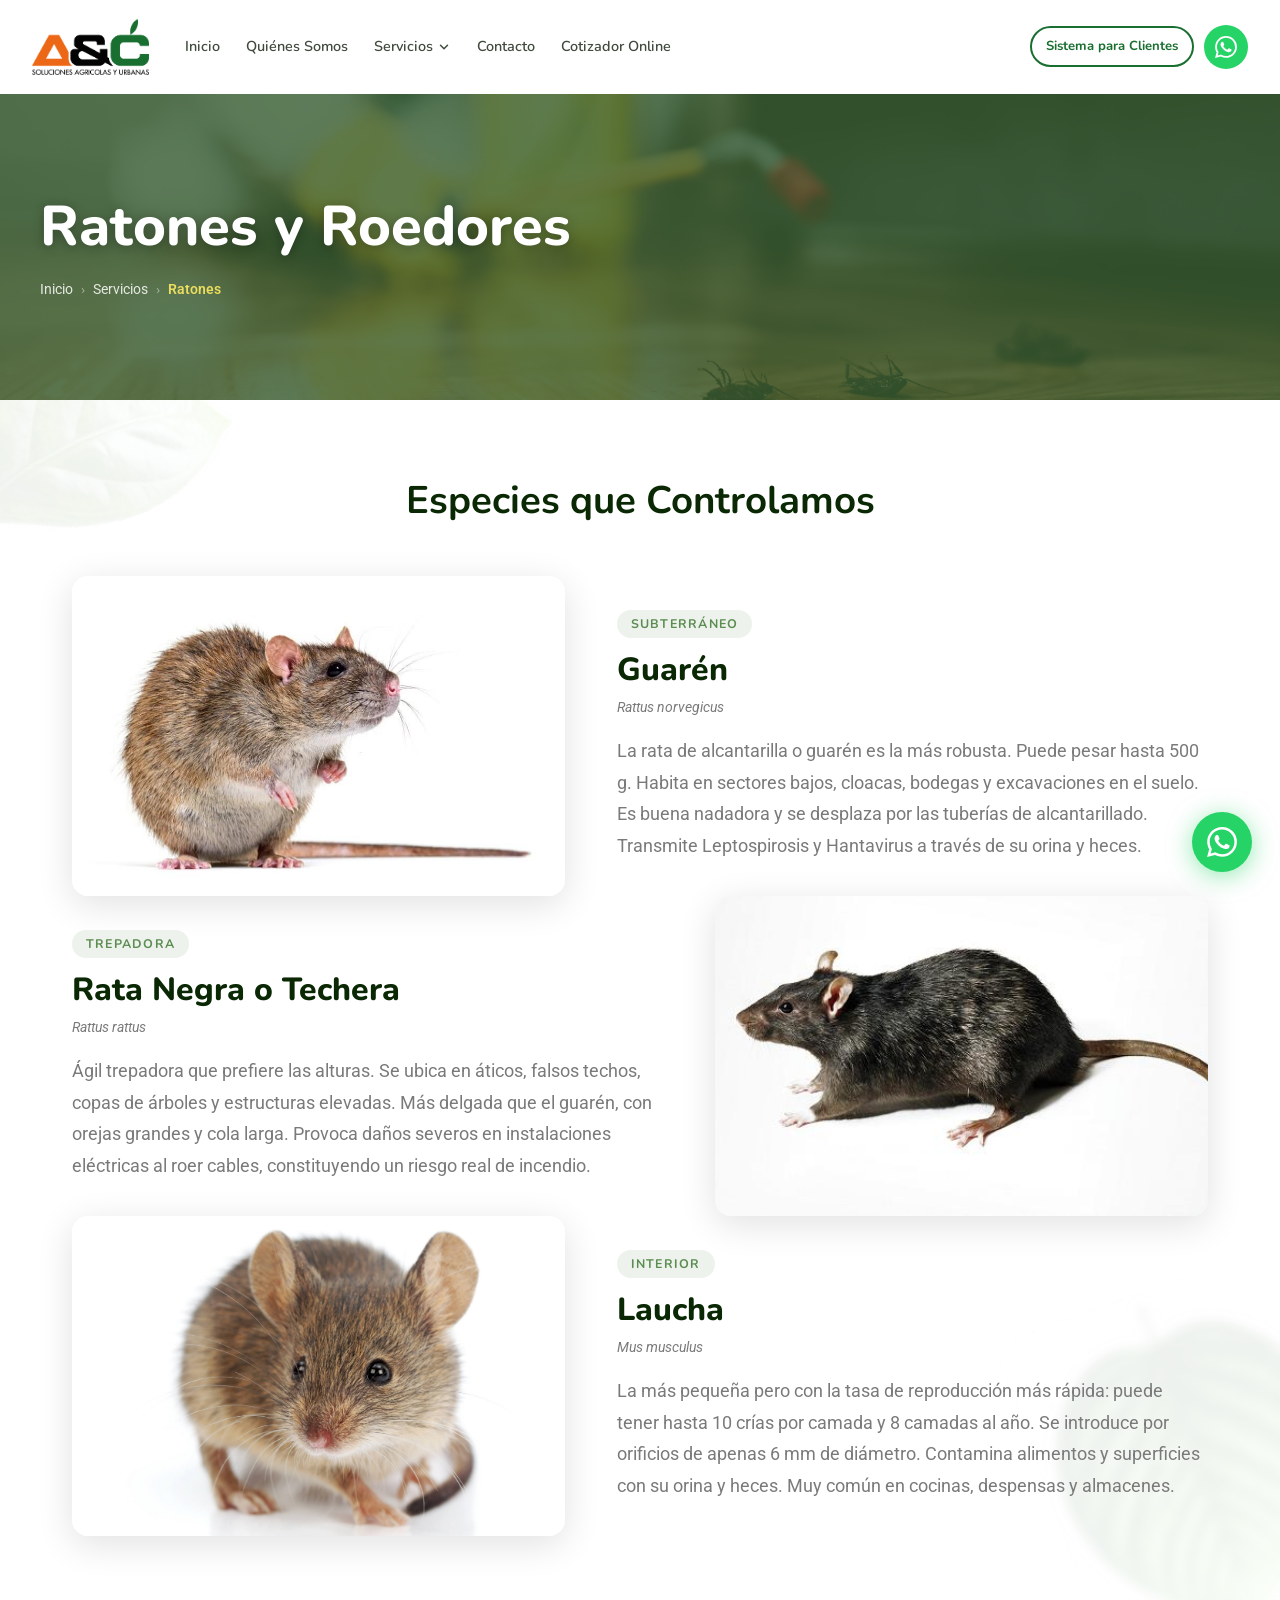
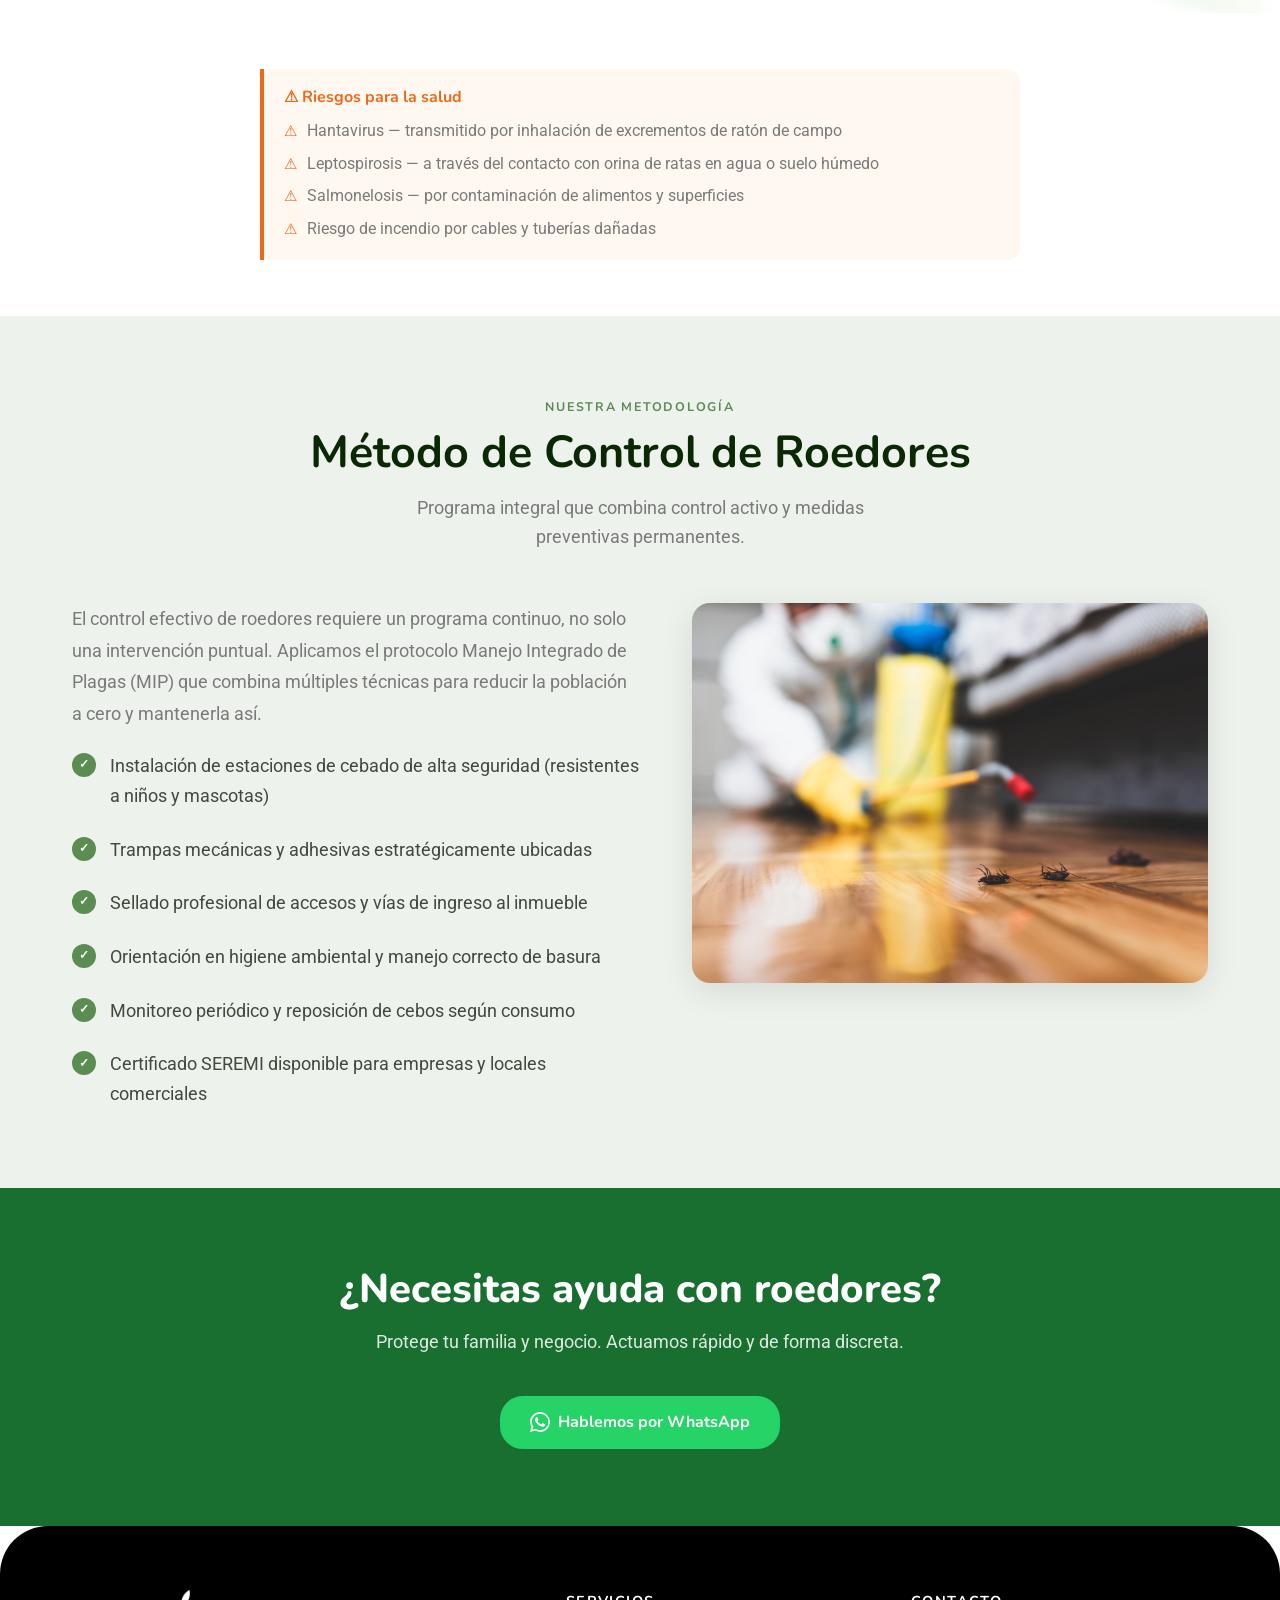
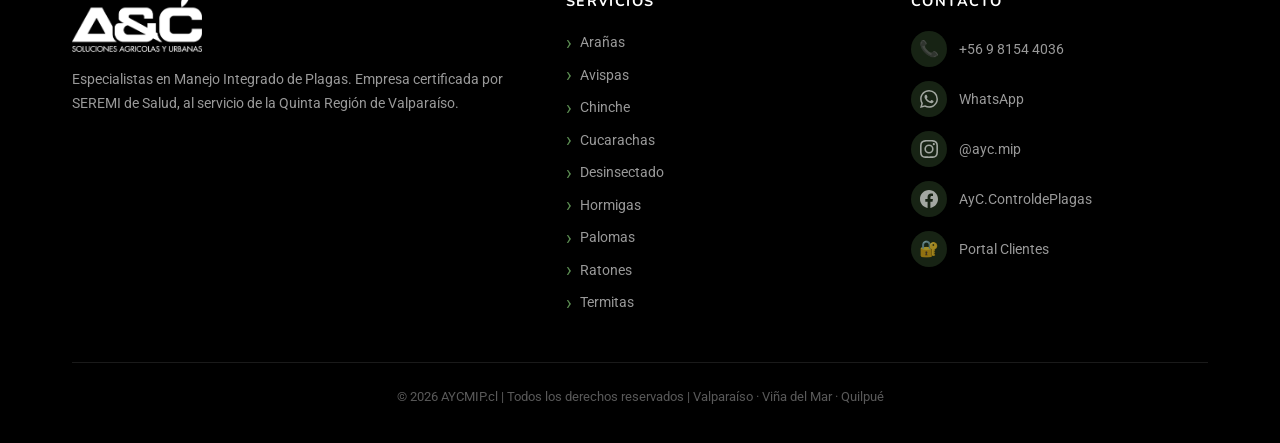
<file: site-2-aycmip/ratones/index.html>
<!DOCTYPE html>
<html lang="es">
<head>
  <meta charset="UTF-8" />
  <meta name="viewport" content="width=device-width, initial-scale=1.0" />
  <meta name="description" content="Programa integral de control de roedores con estaciones de cebado profesionales. Certificado SEREMI. Sellado de accesos. Valparaíso, Viña del Mar y Quilpué." />
  <title>Control de Ratones y Roedores en Valparaíso | Estaciones de Cebado — AYC MiP</title>

  <link rel="preconnect" href="https://fonts.googleapis.com" />
  <link rel="preconnect" href="https://fonts.gstatic.com" crossorigin />
  <link href="https://fonts.googleapis.com/css2?family=Nunito:wght@400;600;700;800&family=Roboto:wght@400;500;600&family=Roboto+Slab:wght@400;700&display=swap" rel="stylesheet" />

  <link rel="stylesheet" href="../css/styles.css" />
</head>
<body>

  <!-- NAVBAR -->
  <nav class="navbar" id="navbar" aria-label="Navegación principal">
    <div class="navbar__inner">

      <a href="../index.html" class="navbar__logo" aria-label="AYC MiP — Inicio">
        <img src="../img/Logo_ayc@4x-3.png" alt="AYC MiP — Control de Plagas" />
      </a>

      <ul class="navbar__nav" role="list">
        <li><a href="../index.html">Inicio</a></li>
        <li><a href="../index.html#quienes-somos">Quiénes Somos</a></li>
        <li class="nav-dropdown">
          <span class="nav-link nav-dropdown__trigger" role="button" tabindex="0" aria-haspopup="true" aria-expanded="false">
            Servicios
            <svg class="chevron" viewBox="0 0 24 24" fill="none" stroke="currentColor" stroke-width="2.5" stroke-linecap="round" stroke-linejoin="round" aria-hidden="true">
              <polyline points="6 9 12 15 18 9"></polyline>
            </svg>
          </span>
          <div class="nav-dropdown__menu" role="menu">
            <a href="../aranas/" role="menuitem">🕷️ Arañas</a>
            <a href="../avispas/" role="menuitem">🐝 Avispas</a>
            <a href="../chinche/" role="menuitem">🪲 Chinche</a>
            <a href="../cucarachas/" role="menuitem">🪲 Cucarachas</a>
            <a href="../desinsectado/" role="menuitem">🦟 Desinsectado</a>
            <a href="../hormigas/" role="menuitem">🐜 Hormigas</a>
            <a href="../palomas/" role="menuitem">🐦 Palomas</a>
            <a href="../ratones/" role="menuitem">🐀 Ratones</a>
            <a href="../termitas/" role="menuitem">🛡️ Termitas</a>
          </div>
        </li>
        <li><a href="../index.html#contacto">Contacto</a></li>
        <li><a href="../index.html#cotizador">Cotizador Online</a></li>
      </ul>

      <div class="navbar__actions">
        <a href="https://sistema.centralmip.com/login" target="_blank" rel="noopener" class="navbar__cliente-link">Sistema para Clientes</a>
        <a href="https://wa.me/56981544036?text=Hola%2C%20me%20comunico%20desde%20su%20sitio%20web" target="_blank" rel="noopener" class="navbar__wa-btn" aria-label="Escribir por WhatsApp">
          <svg viewBox="0 0 24 24" aria-hidden="true">
            <path d="M17.472 14.382c-.297-.149-1.758-.867-2.03-.967-.273-.099-.471-.148-.67.15-.197.297-.767.966-.94 1.164-.173.199-.347.223-.644.075-.297-.15-1.255-.463-2.39-1.475-.883-.788-1.48-1.761-1.653-2.059-.173-.297-.018-.458.13-.606.134-.133.298-.347.446-.52.149-.174.198-.298.298-.497.099-.198.05-.371-.025-.52-.075-.149-.669-1.612-.916-2.207-.242-.579-.487-.5-.669-.51-.173-.008-.371-.01-.57-.01-.198 0-.52.074-.792.372-.272.297-1.04 1.016-1.04 2.479 0 1.462 1.065 2.875 1.213 3.074.149.198 2.096 3.2 5.077 4.487.709.306 1.262.489 1.694.625.712.227 1.36.195 1.871.118.571-.085 1.758-.719 2.006-1.413.248-.694.248-1.289.173-1.413-.074-.124-.272-.198-.57-.347m-5.421 7.403h-.004a9.87 9.87 0 01-5.031-1.378l-.361-.214-3.741.982.998-3.648-.235-.374a9.86 9.86 0 01-1.51-5.26c.001-5.45 4.436-9.884 9.888-9.884 2.64 0 5.122 1.03 6.988 2.898a9.825 9.825 0 012.893 6.994c-.003 5.45-4.437 9.884-9.885 9.884m8.413-18.297A11.815 11.815 0 0012.05 0C5.495 0 .16 5.335.157 11.892c0 2.096.547 4.142 1.588 5.945L.057 24l6.305-1.654a11.882 11.882 0 005.683 1.448h.005c6.554 0 11.89-5.335 11.893-11.893a11.821 11.821 0 00-3.48-8.413z"/>
          </svg>
        </a>
      </div>

      <button class="hamburger" id="hamburger" aria-label="Abrir menú" aria-expanded="false" aria-controls="mobile-drawer">
        <span></span><span></span><span></span>
      </button>
    </div>
  </nav>

  <!-- Mobile Drawer -->
  <div class="mobile-drawer" id="mobile-drawer" role="dialog" aria-modal="true" aria-label="Menú de navegación">
    <div class="mobile-drawer__overlay" aria-hidden="true"></div>
    <div class="mobile-drawer__panel">
      <div class="mobile-drawer__close">
        <button class="mobile-drawer__close-btn" aria-label="Cerrar menú">✕</button>
      </div>
      <nav class="mobile-drawer__nav" aria-label="Menú móvil">
        <a href="../index.html">Inicio</a>
        <a href="../index.html#quienes-somos">Quiénes Somos</a>
        <div>
          <div class="mob-dropdown-trigger" role="button" tabindex="0">
            Servicios
            <svg class="mob-chevron" viewBox="0 0 24 24" stroke-width="2.5" stroke-linecap="round" stroke-linejoin="round" aria-hidden="true">
              <polyline points="6 9 12 15 18 9"></polyline>
            </svg>
          </div>
          <div class="mob-dropdown-content">
            <a href="../aranas/">🕷️ Arañas</a>
            <a href="../avispas/">🐝 Avispas</a>
            <a href="../chinche/">🪲 Chinche</a>
            <a href="../cucarachas/">🪲 Cucarachas</a>
            <a href="../desinsectado/">🦟 Desinsectado</a>
            <a href="../hormigas/">🐜 Hormigas</a>
            <a href="../palomas/">🐦 Palomas</a>
            <a href="../ratones/">🐀 Ratones</a>
            <a href="../termitas/">🛡️ Termitas</a>
          </div>
        </div>
        <a href="../index.html#contacto">Contacto</a>
        <a href="../index.html#cotizador">Cotizador Online</a>
      </nav>
      <div class="mobile-drawer__actions">
        <a href="https://sistema.centralmip.com/login" target="_blank" rel="noopener" class="btn btn-green">Sistema para Clientes</a>
        <a href="https://wa.me/56981544036?text=Hola%2C%20me%20comunico%20desde%20su%20sitio%20web" target="_blank" rel="noopener" class="btn btn-whatsapp">💬 WhatsApp</a>
      </div>
    </div>
  </div>

  <!-- BREADCRUMB HERO -->
  <section class="breadcrumb-hero" aria-label="Encabezado de página">
    <div class="breadcrumb-hero__bg" style="background-image: url('../img/breadcrumb_controlplagas.jpg');" aria-hidden="true"></div>
    <div class="breadcrumb-hero__overlay" aria-hidden="true"></div>
    <div class="container breadcrumb-hero__content">
      <h1>Ratones y Roedores</h1>
      <nav class="breadcrumb" aria-label="Miga de pan">
        <a href="../index.html">Inicio</a>
        <span class="breadcrumb__sep" aria-hidden="true">›</span>
        <a href="../index.html#servicios">Servicios</a>
        <span class="breadcrumb__sep" aria-hidden="true">›</span>
        <span class="breadcrumb__current" aria-current="page">Ratones</span>
      </nav>
    </div>
  </section>

  <!-- SPECIES SECTION -->
  <section class="species-section" aria-labelledby="species-title">
    <img src="../img/leaf.webp" alt="" class="species-section__leaf species-section__leaf--tl" aria-hidden="true" />
    <img src="../img/leaf-2.webp" alt="" class="species-section__leaf species-section__leaf--br" aria-hidden="true" />

    <div class="container">
      <h2 class="species-section__title fade-in" id="species-title">Especies que Controlamos</h2>

      <!-- Guarén -->
      <div class="species-card fade-in">
        <div class="species-card__image">
          <img src="../img/raton-guaren.jpg" alt="Guarén (Rattus norvegicus)" loading="lazy" />
        </div>
        <div class="species-card__content">
          <span class="species-card__tag">Subterráneo</span>
          <h3 class="species-card__name">Guarén</h3>
          <p class="species-card__sci">Rattus norvegicus</p>
          <p class="species-card__desc">La rata de alcantarilla o guarén es la más robusta. Puede pesar hasta 500 g. Habita en sectores bajos, cloacas, bodegas y excavaciones en el suelo. Es buena nadadora y se desplaza por las tuberías de alcantarillado. Transmite Leptospirosis y Hantavirus a través de su orina y heces.</p>
        </div>
      </div>

      <!-- Rata Negra -->
      <div class="species-card species-card--reverse fade-in">
        <div class="species-card__image">
          <img src="../img/rata-negra.png" alt="Rata Negra (Rattus rattus)" loading="lazy" />
        </div>
        <div class="species-card__content">
          <span class="species-card__tag">Trepadora</span>
          <h3 class="species-card__name">Rata Negra o Techera</h3>
          <p class="species-card__sci">Rattus rattus</p>
          <p class="species-card__desc">Ágil trepadora que prefiere las alturas. Se ubica en áticos, falsos techos, copas de árboles y estructuras elevadas. Más delgada que el guarén, con orejas grandes y cola larga. Provoca daños severos en instalaciones eléctricas al roer cables, constituyendo un riesgo real de incendio.</p>
        </div>
      </div>

      <!-- Laucha -->
      <div class="species-card fade-in">
        <div class="species-card__image">
          <img src="../img/laucha.jpg" alt="Laucha (Mus musculus)" loading="lazy" />
        </div>
        <div class="species-card__content">
          <span class="species-card__tag">Interior</span>
          <h3 class="species-card__name">Laucha</h3>
          <p class="species-card__sci">Mus musculus</p>
          <p class="species-card__desc">La más pequeña pero con la tasa de reproducción más rápida: puede tener hasta 10 crías por camada y 8 camadas al año. Se introduce por orificios de apenas 6 mm de diámetro. Contamina alimentos y superficies con su orina y heces. Muy común en cocinas, despensas y almacenes.</p>
        </div>
      </div>

    </div>
  </section>

  <!-- HEALTH RISKS -->
  <section style="background: var(--white); padding: 56px 0;" aria-label="Riesgos de salud">
    <div class="container">
      <div class="species-signs fade-in" style="max-width: 760px; margin: 0 auto;">
        <h4>⚠ Riesgos para la salud</h4>
        <ul class="signs-list" role="list">
          <li>Hantavirus — transmitido por inhalación de excrementos de ratón de campo</li>
          <li>Leptospirosis — a través del contacto con orina de ratas en agua o suelo húmedo</li>
          <li>Salmonelosis — por contaminación de alimentos y superficies</li>
          <li>Riesgo de incendio por cables y tuberías dañadas</li>
        </ul>
      </div>
    </div>
  </section>

  <!-- TREATMENT METHODS -->
  <section class="treatment" aria-labelledby="treatment-title">
    <div class="container">
      <div class="section-header fade-in">
        <span class="section-tag">Nuestra metodología</span>
        <h2 id="treatment-title">Método de Control de Roedores</h2>
        <p>Programa integral que combina control activo y medidas preventivas permanentes.</p>
      </div>

      <div class="treatment__grid">
        <div class="fade-in">
          <p class="treatment__intro">
            El control efectivo de roedores requiere un programa continuo, no solo una intervención puntual. Aplicamos el protocolo Manejo Integrado de Plagas (MIP) que combina múltiples técnicas para reducir la población a cero y mantenerla así.
          </p>
          <ul class="treatment__list" role="list">
            <li>Instalación de estaciones de cebado de alta seguridad (resistentes a niños y mascotas)</li>
            <li>Trampas mecánicas y adhesivas estratégicamente ubicadas</li>
            <li>Sellado profesional de accesos y vías de ingreso al inmueble</li>
            <li>Orientación en higiene ambiental y manejo correcto de basura</li>
            <li>Monitoreo periódico y reposición de cebos según consumo</li>
            <li>Certificado SEREMI disponible para empresas y locales comerciales</li>
          </ul>
        </div>
        <div class="treatment__image fade-in">
          <img src="../img/breadcrumb_controlplagas.jpg" alt="Control profesional de roedores" loading="lazy" />
        </div>
      </div>
    </div>
  </section>

  <!-- SERVICE CTA -->
  <section class="service-cta" aria-labelledby="service-cta-title">
    <div class="container">
      <h2 id="service-cta-title" class="fade-in">¿Necesitas ayuda con roedores?</h2>
      <p class="fade-in">Protege tu familia y negocio. Actuamos rápido y de forma discreta.</p>
      <a href="https://wa.me/56981544036?text=Hola%2C%20necesito%20ayuda%20con%20roedores%20en%20mi%20hogar"
         target="_blank" rel="noopener"
         class="btn btn-whatsapp fade-in">
        <svg viewBox="0 0 24 24" fill="currentColor" width="20" height="20" aria-hidden="true">
          <path d="M17.472 14.382c-.297-.149-1.758-.867-2.03-.967-.273-.099-.471-.148-.67.15-.197.297-.767.966-.94 1.164-.173.199-.347.223-.644.075-.297-.15-1.255-.463-2.39-1.475-.883-.788-1.48-1.761-1.653-2.059-.173-.297-.018-.458.13-.606.134-.133.298-.347.446-.52.149-.174.198-.298.298-.497.099-.198.05-.371-.025-.52-.075-.149-.669-1.612-.916-2.207-.242-.579-.487-.5-.669-.51-.173-.008-.371-.01-.57-.01-.198 0-.52.074-.792.372-.272.297-1.04 1.016-1.04 2.479 0 1.462 1.065 2.875 1.213 3.074.149.198 2.096 3.2 5.077 4.487.709.306 1.262.489 1.694.625.712.227 1.36.195 1.871.118.571-.085 1.758-.719 2.006-1.413.248-.694.248-1.289.173-1.413-.074-.124-.272-.198-.57-.347m-5.421 7.403h-.004a9.87 9.87 0 01-5.031-1.378l-.361-.214-3.741.982.998-3.648-.235-.374a9.86 9.86 0 01-1.51-5.26c.001-5.45 4.436-9.884 9.888-9.884 2.64 0 5.122 1.03 6.988 2.898a9.825 9.825 0 012.893 6.994c-.003 5.45-4.437 9.884-9.885 9.884m8.413-18.297A11.815 11.815 0 0012.05 0C5.495 0 .16 5.335.157 11.892c0 2.096.547 4.142 1.588 5.945L.057 24l6.305-1.654a11.882 11.882 0 005.683 1.448h.005c6.554 0 11.89-5.335 11.893-11.893a11.821 11.821 0 00-3.48-8.413z"/>
        </svg>
        Hablemos por WhatsApp
      </a>
    </div>
  </section>

  <!-- FOOTER -->
  <footer class="footer" id="contacto" aria-label="Pie de página">
    <div class="container">
      <div class="footer__grid">
        <div class="footer__brand">
          <img src="../img/logo_ayc_blanco@4x.png" alt="AYC MiP" class="footer__brand-logo" />
          <p>Especialistas en Manejo Integrado de Plagas. Empresa certificada por SEREMI de Salud, al servicio de la Quinta Región de Valparaíso.</p>
        </div>
        <div>
          <p class="footer__col-title">Servicios</p>
                    <ul class="footer__links" role="list">
            <li><a href="../aranas/">Arañas</a></li>
            <li><a href="../avispas/">Avispas</a></li>
            <li><a href="../chinche/">Chinche</a></li>
            <li><a href="../cucarachas/">Cucarachas</a></li>
            <li><a href="../desinsectado/">Desinsectado</a></li>
            <li><a href="../hormigas/">Hormigas</a></li>
            <li><a href="../palomas/">Palomas</a></li>
            <li><a href="../ratones/">Ratones</a></li>
            <li><a href="../termitas/">Termitas</a></li>
          </ul>
        </div>
        <div>
          <p class="footer__col-title">Contacto</p>
          <ul class="footer__contact-list" role="list">
            <li><a href="tel:+56981544036" class="footer__contact-item"><span class="footer__contact-icon" aria-hidden="true">📞</span>+56 9 8154 4036</a></li>
            <li><a href="https://wa.me/56981544036?text=Hola%2C%20me%20comunico%20desde%20su%20sitio%20web" target="_blank" rel="noopener" class="footer__contact-item"><span class="footer__contact-icon" aria-hidden="true"><svg xmlns="http://www.w3.org/2000/svg" viewBox="0 0 24 24" fill="currentColor" width="18" height="18"><path d="M17.472 14.382c-.297-.149-1.758-.867-2.03-.967-.273-.099-.471-.148-.67.15-.197.297-.767.966-.94 1.164-.173.199-.347.223-.644.075-.297-.15-1.255-.463-2.39-1.475-.883-.788-1.48-1.761-1.653-2.059-.173-.297-.018-.458.13-.606.134-.133.298-.347.446-.52.149-.174.198-.298.298-.497.099-.198.05-.371-.025-.52-.075-.149-.669-1.612-.916-2.207-.242-.579-.487-.5-.669-.51-.173-.008-.371-.01-.57-.01-.198 0-.52.074-.792.372-.272.297-1.04 1.016-1.04 2.479 0 1.462 1.065 2.875 1.213 3.074.149.198 2.096 3.2 5.077 4.487.709.306 1.262.489 1.694.625.712.227 1.36.195 1.871.118.571-.085 1.758-.719 2.006-1.413.248-.694.248-1.289.173-1.413-.074-.124-.272-.198-.57-.347m-5.421 7.403h-.004a9.87 9.87 0 01-5.031-1.378l-.361-.214-3.741.982.998-3.648-.235-.374a9.86 9.86 0 01-1.51-5.26c.001-5.45 4.436-9.884 9.888-9.884 2.64 0 5.122 1.03 6.988 2.898a9.825 9.825 0 012.893 6.994c-.003 5.45-4.437 9.884-9.885 9.884m8.413-18.297A11.815 11.815 0 0012.05 0C5.495 0 .16 5.335.157 11.892c0 2.096.547 4.142 1.588 5.945L.057 24l6.305-1.654a11.882 11.882 0 005.683 1.448h.005c6.554 0 11.89-5.335 11.893-11.893a11.821 11.821 0 00-3.48-8.413z"/></svg></span>WhatsApp</a></li>
            <li><a href="https://www.instagram.com/ayc.mip" target="_blank" rel="noopener" class="footer__contact-item"><span class="footer__contact-icon" aria-hidden="true"><svg xmlns="http://www.w3.org/2000/svg" viewBox="0 0 24 24" fill="currentColor" width="18" height="18"><path d="M12 2.163c3.204 0 3.584.012 4.85.07 3.252.148 4.771 1.691 4.919 4.919.058 1.265.069 1.645.069 4.849 0 3.205-.012 3.584-.069 4.849-.149 3.225-1.664 4.771-4.919 4.919-1.266.058-1.644.07-4.85.07-3.204 0-3.584-.012-4.849-.07-3.26-.149-4.771-1.699-4.919-4.92-.058-1.265-.07-1.644-.07-4.849 0-3.204.013-3.583.07-4.849.149-3.227 1.664-4.771 4.919-4.919 1.266-.057 1.645-.069 4.849-.069zM12 0C8.741 0 8.333.014 7.053.072 2.695.272.273 2.69.073 7.052.014 8.333 0 8.741 0 12c0 3.259.014 3.668.072 4.948.2 4.358 2.618 6.78 6.98 6.98C8.333 23.986 8.741 24 12 24c3.259 0 3.668-.014 4.948-.072 4.354-.2 6.782-2.618 6.979-6.98.059-1.28.073-1.689.073-4.948 0-3.259-.014-3.667-.072-4.947-.196-4.354-2.617-6.78-6.979-6.98C15.668.014 15.259 0 12 0zm0 5.838a6.162 6.162 0 100 12.324 6.162 6.162 0 000-12.324zM12 16a4 4 0 110-8 4 4 0 010 8zm6.406-11.845a1.44 1.44 0 100 2.881 1.44 1.44 0 000-2.881z"/></svg></span>@ayc.mip</a></li>
            <li><a href="https://www.facebook.com/AyC.ControldePlagas" target="_blank" rel="noopener" class="footer__contact-item"><span class="footer__contact-icon" aria-hidden="true"><svg xmlns="http://www.w3.org/2000/svg" viewBox="0 0 24 24" fill="currentColor" width="18" height="18"><path d="M24 12.073c0-6.627-5.373-12-12-12s-12 5.373-12 12c0 5.99 4.388 10.954 10.125 11.854v-8.385H7.078v-3.47h3.047V9.43c0-3.007 1.792-4.669 4.533-4.669 1.312 0 2.686.235 2.686.235v2.953H15.83c-1.491 0-1.956.925-1.956 1.874v2.25h3.328l-.532 3.47h-2.796v8.385C19.612 23.027 24 18.062 24 12.073z"/></svg></span>AyC.ControldePlagas</a></li>
            <li><a href="https://sistema.centralmip.com/login" target="_blank" rel="noopener" class="footer__contact-item"><span class="footer__contact-icon" aria-hidden="true">🔐</span>Portal Clientes</a></li>
          </ul>
        </div>
      </div>
      <div class="footer__bottom">
        <p>© 2026 AYCMIP.cl | Todos los derechos reservados | Valparaíso · Viña del Mar · Quilpué</p>
      </div>
    </div>
  </footer>

  <a href="https://wa.me/56981544036?text=Hola%2C%20me%20comunico%20desde%20su%20sitio%20web"
     target="_blank" rel="noopener"
     class="wa-fab" aria-label="Contactar por WhatsApp">
    <svg viewBox="0 0 24 24" aria-hidden="true">
      <path d="M17.472 14.382c-.297-.149-1.758-.867-2.03-.967-.273-.099-.471-.148-.67.15-.197.297-.767.966-.94 1.164-.173.199-.347.223-.644.075-.297-.15-1.255-.463-2.39-1.475-.883-.788-1.48-1.761-1.653-2.059-.173-.297-.018-.458.13-.606.134-.133.298-.347.446-.52.149-.174.198-.298.298-.497.099-.198.05-.371-.025-.52-.075-.149-.669-1.612-.916-2.207-.242-.579-.487-.5-.669-.51-.173-.008-.371-.01-.57-.01-.198 0-.52.074-.792.372-.272.297-1.04 1.016-1.04 2.479 0 1.462 1.065 2.875 1.213 3.074.149.198 2.096 3.2 5.077 4.487.709.306 1.262.489 1.694.625.712.227 1.36.195 1.871.118.571-.085 1.758-.719 2.006-1.413.248-.694.248-1.289.173-1.413-.074-.124-.272-.198-.57-.347m-5.421 7.403h-.004a9.87 9.87 0 01-5.031-1.378l-.361-.214-3.741.982.998-3.648-.235-.374a9.86 9.86 0 01-1.51-5.26c.001-5.45 4.436-9.884 9.888-9.884 2.64 0 5.122 1.03 6.988 2.898a9.825 9.825 0 012.893 6.994c-.003 5.45-4.437 9.884-9.885 9.884m8.413-18.297A11.815 11.815 0 0012.05 0C5.495 0 .16 5.335.157 11.892c0 2.096.547 4.142 1.588 5.945L.057 24l6.305-1.654a11.882 11.882 0 005.683 1.448h.005c6.554 0 11.89-5.335 11.893-11.893a11.821 11.821 0 00-3.48-8.413z"/>
    </svg>
  </a>

  <script src="../js/main.js"></script>
</body>
</html>
</file>
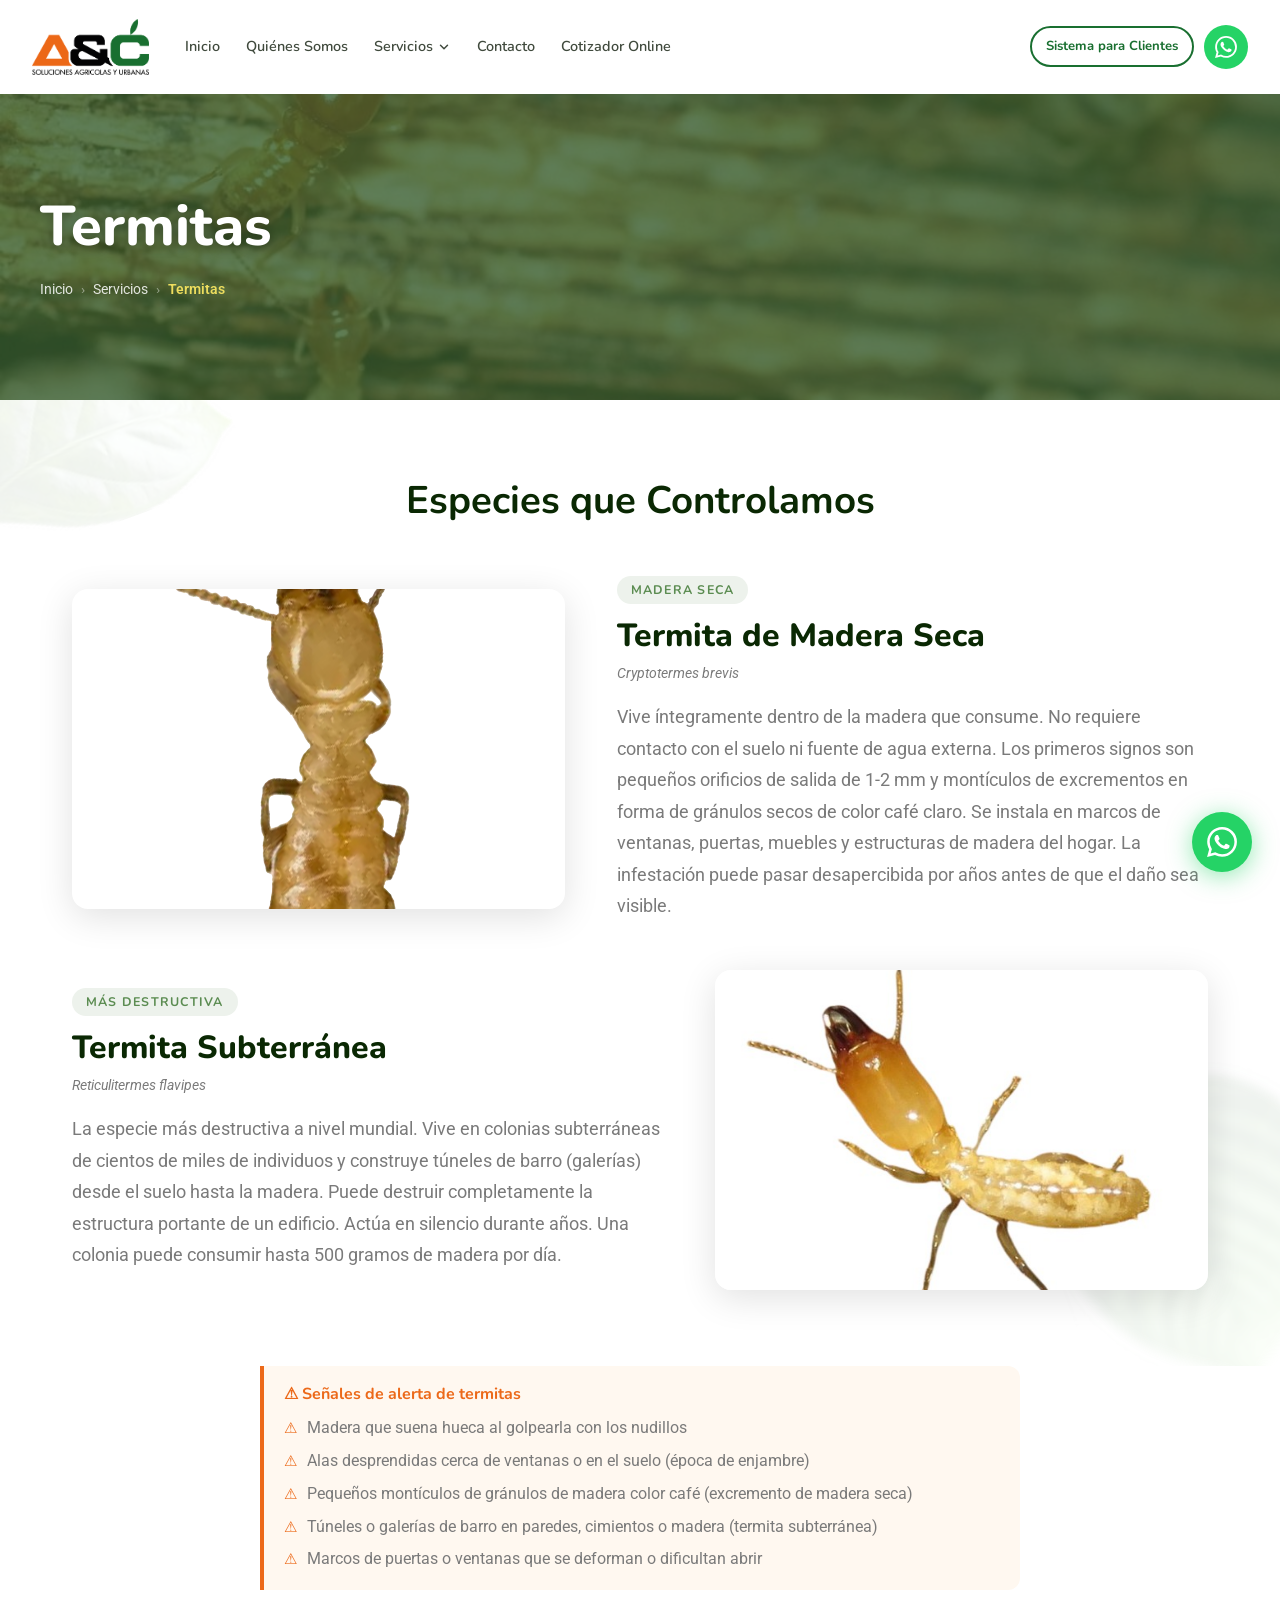
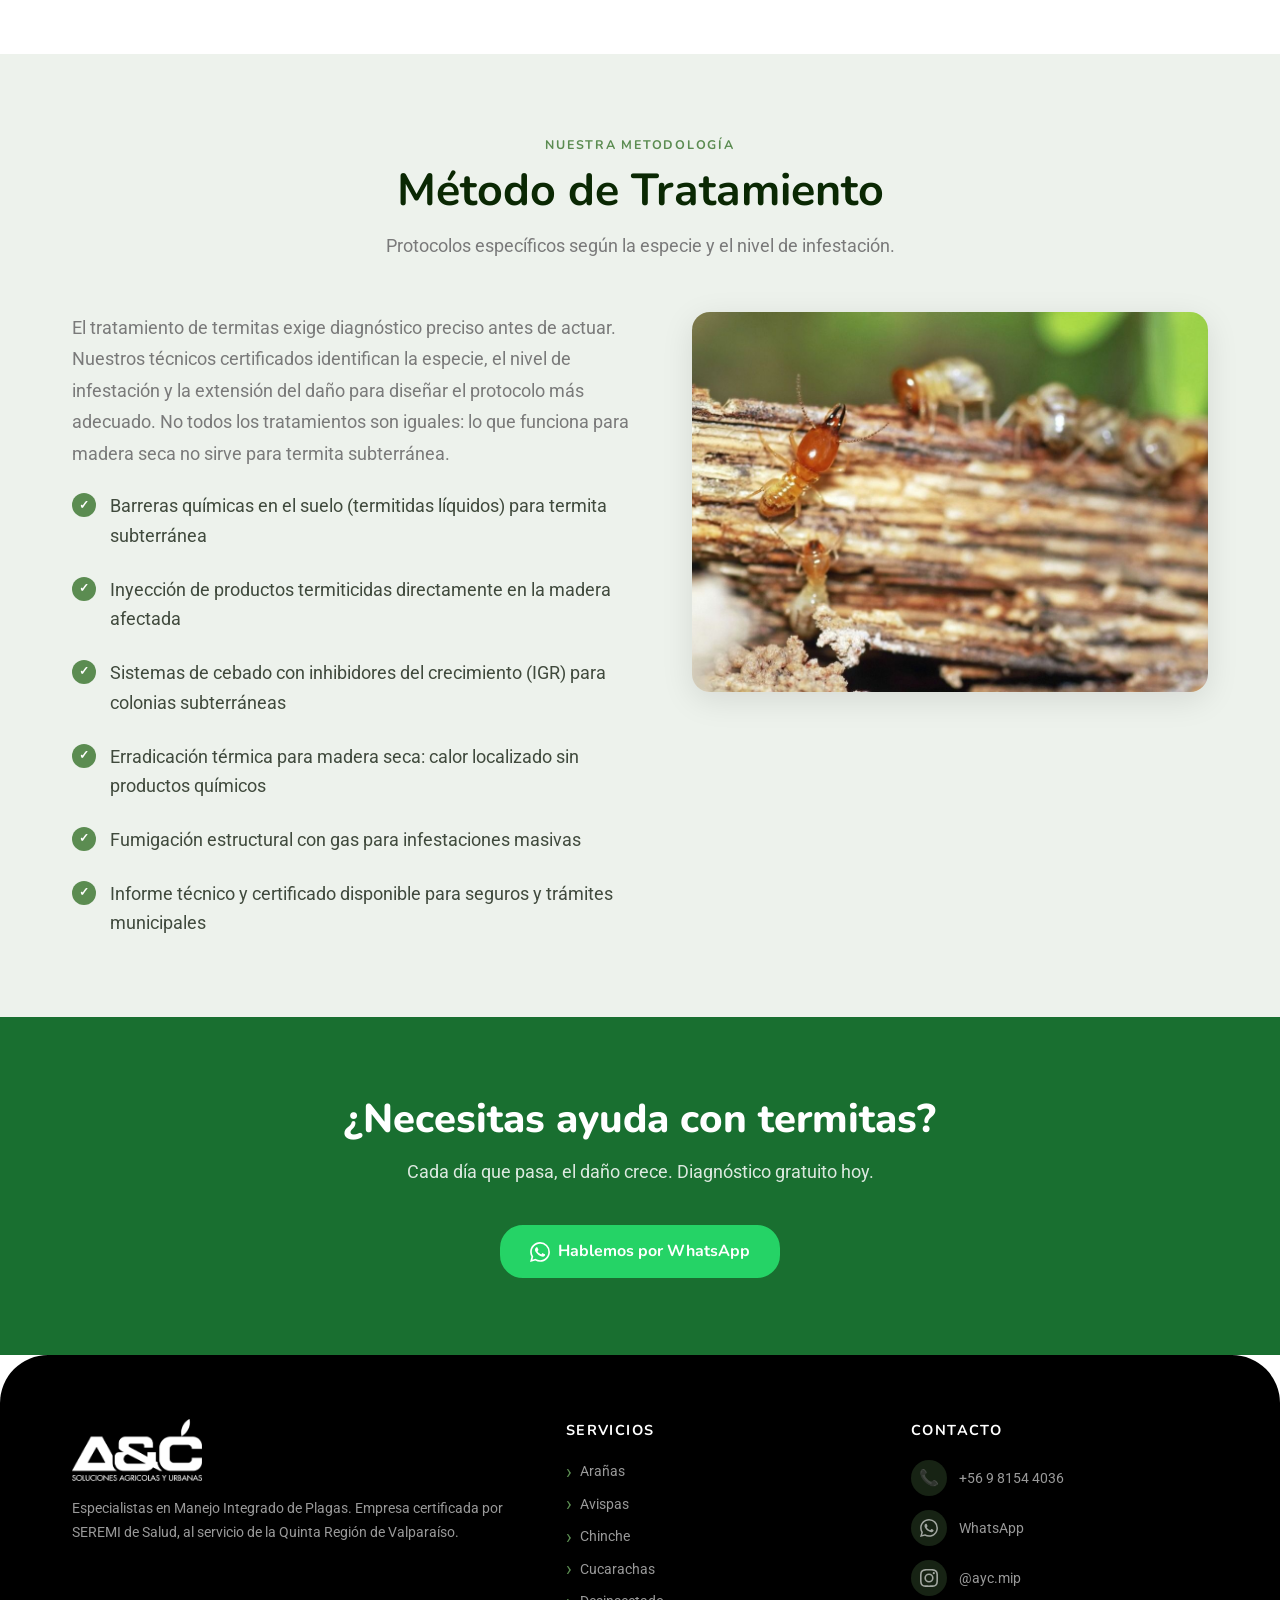
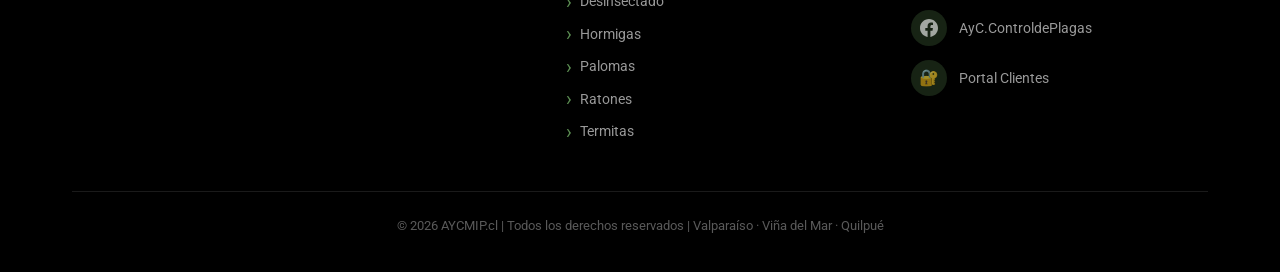
<file: site-2-aycmip/termitas/index.html>
<!DOCTYPE html>
<html lang="es">
<head>
  <meta charset="UTF-8" />
  <meta name="viewport" content="width=device-width, initial-scale=1.0" />
  <meta name="description" content="Especialistas en termita de madera seca (Cryptotermes) y subterránea (Reticulitermes). Diagnóstico gratuito, informe técnico y certificado. Quinta Región." />
  <title>Control de Termitas en Valparaíso | Madera Seca y Subterránea — AYC MiP</title>

  <link rel="preconnect" href="https://fonts.googleapis.com" />
  <link rel="preconnect" href="https://fonts.gstatic.com" crossorigin />
  <link href="https://fonts.googleapis.com/css2?family=Nunito:wght@400;600;700;800&family=Roboto:wght@400;500;600&family=Roboto+Slab:wght@400;700&display=swap" rel="stylesheet" />

  <link rel="stylesheet" href="../css/styles.css" />
</head>
<body>

  <!-- NAVBAR -->
  <nav class="navbar" id="navbar" aria-label="Navegación principal">
    <div class="navbar__inner">

      <a href="../index.html" class="navbar__logo" aria-label="AYC MiP — Inicio">
        <img src="../img/Logo_ayc@4x-3.png" alt="AYC MiP — Control de Plagas" />
      </a>

      <ul class="navbar__nav" role="list">
        <li><a href="../index.html">Inicio</a></li>
        <li><a href="../index.html#quienes-somos">Quiénes Somos</a></li>
        <li class="nav-dropdown">
          <span class="nav-link nav-dropdown__trigger" role="button" tabindex="0" aria-haspopup="true" aria-expanded="false">
            Servicios
            <svg class="chevron" viewBox="0 0 24 24" fill="none" stroke="currentColor" stroke-width="2.5" stroke-linecap="round" stroke-linejoin="round" aria-hidden="true">
              <polyline points="6 9 12 15 18 9"></polyline>
            </svg>
          </span>
          <div class="nav-dropdown__menu" role="menu">
            <a href="../aranas/" role="menuitem">🕷️ Arañas</a>
            <a href="../avispas/" role="menuitem">🐝 Avispas</a>
            <a href="../chinche/" role="menuitem">🪲 Chinche</a>
            <a href="../cucarachas/" role="menuitem">🪲 Cucarachas</a>
            <a href="../desinsectado/" role="menuitem">🦟 Desinsectado</a>
            <a href="../hormigas/" role="menuitem">🐜 Hormigas</a>
            <a href="../palomas/" role="menuitem">🐦 Palomas</a>
            <a href="../ratones/" role="menuitem">🐀 Ratones</a>
            <a href="../termitas/" role="menuitem">🛡️ Termitas</a>
          </div>
        </li>
        <li><a href="../index.html#contacto">Contacto</a></li>
        <li><a href="../index.html#cotizador">Cotizador Online</a></li>
      </ul>

      <div class="navbar__actions">
        <a href="https://sistema.centralmip.com/login" target="_blank" rel="noopener" class="navbar__cliente-link">Sistema para Clientes</a>
        <a href="https://wa.me/56981544036?text=Hola%2C%20me%20comunico%20desde%20su%20sitio%20web" target="_blank" rel="noopener" class="navbar__wa-btn" aria-label="Escribir por WhatsApp">
          <svg viewBox="0 0 24 24" aria-hidden="true">
            <path d="M17.472 14.382c-.297-.149-1.758-.867-2.03-.967-.273-.099-.471-.148-.67.15-.197.297-.767.966-.94 1.164-.173.199-.347.223-.644.075-.297-.15-1.255-.463-2.39-1.475-.883-.788-1.48-1.761-1.653-2.059-.173-.297-.018-.458.13-.606.134-.133.298-.347.446-.52.149-.174.198-.298.298-.497.099-.198.05-.371-.025-.52-.075-.149-.669-1.612-.916-2.207-.242-.579-.487-.5-.669-.51-.173-.008-.371-.01-.57-.01-.198 0-.52.074-.792.372-.272.297-1.04 1.016-1.04 2.479 0 1.462 1.065 2.875 1.213 3.074.149.198 2.096 3.2 5.077 4.487.709.306 1.262.489 1.694.625.712.227 1.36.195 1.871.118.571-.085 1.758-.719 2.006-1.413.248-.694.248-1.289.173-1.413-.074-.124-.272-.198-.57-.347m-5.421 7.403h-.004a9.87 9.87 0 01-5.031-1.378l-.361-.214-3.741.982.998-3.648-.235-.374a9.86 9.86 0 01-1.51-5.26c.001-5.45 4.436-9.884 9.888-9.884 2.64 0 5.122 1.03 6.988 2.898a9.825 9.825 0 012.893 6.994c-.003 5.45-4.437 9.884-9.885 9.884m8.413-18.297A11.815 11.815 0 0012.05 0C5.495 0 .16 5.335.157 11.892c0 2.096.547 4.142 1.588 5.945L.057 24l6.305-1.654a11.882 11.882 0 005.683 1.448h.005c6.554 0 11.89-5.335 11.893-11.893a11.821 11.821 0 00-3.48-8.413z"/>
          </svg>
        </a>
      </div>

      <button class="hamburger" id="hamburger" aria-label="Abrir menú" aria-expanded="false" aria-controls="mobile-drawer">
        <span></span><span></span><span></span>
      </button>
    </div>
  </nav>

  <!-- Mobile Drawer -->
  <div class="mobile-drawer" id="mobile-drawer" role="dialog" aria-modal="true" aria-label="Menú de navegación">
    <div class="mobile-drawer__overlay" aria-hidden="true"></div>
    <div class="mobile-drawer__panel">
      <div class="mobile-drawer__close">
        <button class="mobile-drawer__close-btn" aria-label="Cerrar menú">✕</button>
      </div>
      <nav class="mobile-drawer__nav" aria-label="Menú móvil">
        <a href="../index.html">Inicio</a>
        <a href="../index.html#quienes-somos">Quiénes Somos</a>
        <div>
          <div class="mob-dropdown-trigger" role="button" tabindex="0">
            Servicios
            <svg class="mob-chevron" viewBox="0 0 24 24" stroke-width="2.5" stroke-linecap="round" stroke-linejoin="round" aria-hidden="true">
              <polyline points="6 9 12 15 18 9"></polyline>
            </svg>
          </div>
          <div class="mob-dropdown-content">
            <a href="../aranas/">🕷️ Arañas</a>
            <a href="../avispas/">🐝 Avispas</a>
            <a href="../chinche/">🪲 Chinche</a>
            <a href="../cucarachas/">🪲 Cucarachas</a>
            <a href="../desinsectado/">🦟 Desinsectado</a>
            <a href="../hormigas/">🐜 Hormigas</a>
            <a href="../palomas/">🐦 Palomas</a>
            <a href="../ratones/">🐀 Ratones</a>
            <a href="../termitas/">🛡️ Termitas</a>
          </div>
        </div>
        <a href="../index.html#contacto">Contacto</a>
        <a href="../index.html#cotizador">Cotizador Online</a>
      </nav>
      <div class="mobile-drawer__actions">
        <a href="https://sistema.centralmip.com/login" target="_blank" rel="noopener" class="btn btn-green">Sistema para Clientes</a>
        <a href="https://wa.me/56981544036?text=Hola%2C%20me%20comunico%20desde%20su%20sitio%20web" target="_blank" rel="noopener" class="btn btn-whatsapp">💬 WhatsApp</a>
      </div>
    </div>
  </div>

  <!-- BREADCRUMB HERO -->
  <section class="breadcrumb-hero" aria-label="Encabezado de página">
    <div class="breadcrumb-hero__bg" style="background-image: url('../img/control-de-termitas.jpeg');" aria-hidden="true"></div>
    <div class="breadcrumb-hero__overlay" aria-hidden="true"></div>
    <div class="container breadcrumb-hero__content">
      <h1>Termitas</h1>
      <nav class="breadcrumb" aria-label="Miga de pan">
        <a href="../index.html">Inicio</a>
        <span class="breadcrumb__sep" aria-hidden="true">›</span>
        <a href="../index.html#servicios">Servicios</a>
        <span class="breadcrumb__sep" aria-hidden="true">›</span>
        <span class="breadcrumb__current" aria-current="page">Termitas</span>
      </nav>
    </div>
  </section>

  <!-- SPECIES SECTION -->
  <section class="species-section" aria-labelledby="species-title">
    <img src="../img/leaf.webp" alt="" class="species-section__leaf species-section__leaf--tl" aria-hidden="true" />
    <img src="../img/leaf-2.webp" alt="" class="species-section__leaf species-section__leaf--br" aria-hidden="true" />

    <div class="container">
      <h2 class="species-section__title fade-in" id="species-title">Especies que Controlamos</h2>

      <div class="species-list">

        <!-- Termita Madera Seca -->
        <div class="species-card fade-in">
          <div class="species-card__image">
            <img src="../img/maderaseca-scaled.png" alt="Termita de Madera Seca — Cryptotermes brevis" loading="lazy" />
          </div>
          <div class="species-card__content">
            <span class="species-card__tag">Madera seca</span>
            <h3 class="species-card__name">Termita de Madera Seca</h3>
            <p class="species-card__sci">Cryptotermes brevis</p>
            <p class="species-card__desc">
              Vive íntegramente dentro de la madera que consume. No requiere contacto con el suelo ni fuente de agua externa. Los primeros signos son pequeños orificios de salida de 1-2 mm y montículos de excrementos en forma de gránulos secos de color café claro. Se instala en marcos de ventanas, puertas, muebles y estructuras de madera del hogar. La infestación puede pasar desapercibida por años antes de que el daño sea visible.
            </p>
          </div>
        </div>

        <!-- Termita Subterránea -->
        <div class="species-card species-card--reverse fade-in">
          <div class="species-card__image">
            <img src="../img/Termita-subterranea-03.jpg" alt="Termita Subterránea — Reticulitermes flavipes" loading="lazy" />
          </div>
          <div class="species-card__content">
            <span class="species-card__tag">Más destructiva</span>
            <h3 class="species-card__name">Termita Subterránea</h3>
            <p class="species-card__sci">Reticulitermes flavipes</p>
            <p class="species-card__desc">
              La especie más destructiva a nivel mundial. Vive en colonias subterráneas de cientos de miles de individuos y construye túneles de barro (galerías) desde el suelo hasta la madera. Puede destruir completamente la estructura portante de un edificio. Actúa en silencio durante años. Una colonia puede consumir hasta 500 gramos de madera por día.
            </p>
          </div>
        </div>

      </div>
    </div>
  </section>

  <!-- ALERT SIGNS -->
  <section style="background: var(--white); padding: 0 0 64px;" aria-label="Señales de alerta">
    <div class="container">
      <div class="species-signs fade-in" style="max-width: 760px; margin: 0 auto;">
        <h4>⚠ Señales de alerta de termitas</h4>
        <ul class="signs-list" role="list">
          <li>Madera que suena hueca al golpearla con los nudillos</li>
          <li>Alas desprendidas cerca de ventanas o en el suelo (época de enjambre)</li>
          <li>Pequeños montículos de gránulos de madera color café (excremento de madera seca)</li>
          <li>Túneles o galerías de barro en paredes, cimientos o madera (termita subterránea)</li>
          <li>Marcos de puertas o ventanas que se deforman o dificultan abrir</li>
        </ul>
      </div>
    </div>
  </section>

  <!-- TREATMENT METHODS -->
  <section class="treatment" aria-labelledby="treatment-title">
    <div class="container">
      <div class="section-header fade-in">
        <span class="section-tag">Nuestra metodología</span>
        <h2 id="treatment-title">Método de Tratamiento</h2>
        <p>Protocolos específicos según la especie y el nivel de infestación.</p>
      </div>

      <div class="treatment__grid">
        <div class="fade-in">
          <p class="treatment__intro">
            El tratamiento de termitas exige diagnóstico preciso antes de actuar. Nuestros técnicos certificados identifican la especie, el nivel de infestación y la extensión del daño para diseñar el protocolo más adecuado. No todos los tratamientos son iguales: lo que funciona para madera seca no sirve para termita subterránea.
          </p>
          <ul class="treatment__list" role="list">
            <li>Barreras químicas en el suelo (termitidas líquidos) para termita subterránea</li>
            <li>Inyección de productos termiticidas directamente en la madera afectada</li>
            <li>Sistemas de cebado con inhibidores del crecimiento (IGR) para colonias subterráneas</li>
            <li>Erradicación térmica para madera seca: calor localizado sin productos químicos</li>
            <li>Fumigación estructural con gas para infestaciones masivas</li>
            <li>Informe técnico y certificado disponible para seguros y trámites municipales</li>
          </ul>
        </div>
        <div class="treatment__image fade-in">
          <img src="../img/control-de-termitas.jpeg" alt="Tratamiento profesional de termitas" loading="lazy" />
        </div>
      </div>
    </div>
  </section>

  <!-- SERVICE CTA -->
  <section class="service-cta" aria-labelledby="service-cta-title">
    <div class="container">
      <h2 id="service-cta-title" class="fade-in">¿Necesitas ayuda con termitas?</h2>
      <p class="fade-in">Cada día que pasa, el daño crece. Diagnóstico gratuito hoy.</p>
      <a href="https://wa.me/56981544036?text=Hola%2C%20necesito%20ayuda%20con%20termitas%20en%20mi%20hogar"
         target="_blank" rel="noopener"
         class="btn btn-whatsapp fade-in">
        <svg viewBox="0 0 24 24" fill="currentColor" width="20" height="20" aria-hidden="true">
          <path d="M17.472 14.382c-.297-.149-1.758-.867-2.03-.967-.273-.099-.471-.148-.67.15-.197.297-.767.966-.94 1.164-.173.199-.347.223-.644.075-.297-.15-1.255-.463-2.39-1.475-.883-.788-1.48-1.761-1.653-2.059-.173-.297-.018-.458.13-.606.134-.133.298-.347.446-.52.149-.174.198-.298.298-.497.099-.198.05-.371-.025-.52-.075-.149-.669-1.612-.916-2.207-.242-.579-.487-.5-.669-.51-.173-.008-.371-.01-.57-.01-.198 0-.52.074-.792.372-.272.297-1.04 1.016-1.04 2.479 0 1.462 1.065 2.875 1.213 3.074.149.198 2.096 3.2 5.077 4.487.709.306 1.262.489 1.694.625.712.227 1.36.195 1.871.118.571-.085 1.758-.719 2.006-1.413.248-.694.248-1.289.173-1.413-.074-.124-.272-.198-.57-.347m-5.421 7.403h-.004a9.87 9.87 0 01-5.031-1.378l-.361-.214-3.741.982.998-3.648-.235-.374a9.86 9.86 0 01-1.51-5.26c.001-5.45 4.436-9.884 9.888-9.884 2.64 0 5.122 1.03 6.988 2.898a9.825 9.825 0 012.893 6.994c-.003 5.45-4.437 9.884-9.885 9.884m8.413-18.297A11.815 11.815 0 0012.05 0C5.495 0 .16 5.335.157 11.892c0 2.096.547 4.142 1.588 5.945L.057 24l6.305-1.654a11.882 11.882 0 005.683 1.448h.005c6.554 0 11.89-5.335 11.893-11.893a11.821 11.821 0 00-3.48-8.413z"/>
        </svg>
        Hablemos por WhatsApp
      </a>
    </div>
  </section>

  <!-- FOOTER -->
  <footer class="footer" id="contacto" aria-label="Pie de página">
    <div class="container">
      <div class="footer__grid">
        <div class="footer__brand">
          <img src="../img/logo_ayc_blanco@4x.png" alt="AYC MiP" class="footer__brand-logo" />
          <p>Especialistas en Manejo Integrado de Plagas. Empresa certificada por SEREMI de Salud, al servicio de la Quinta Región de Valparaíso.</p>
        </div>
        <div>
          <p class="footer__col-title">Servicios</p>
                    <ul class="footer__links" role="list">
            <li><a href="../aranas/">Arañas</a></li>
            <li><a href="../avispas/">Avispas</a></li>
            <li><a href="../chinche/">Chinche</a></li>
            <li><a href="../cucarachas/">Cucarachas</a></li>
            <li><a href="../desinsectado/">Desinsectado</a></li>
            <li><a href="../hormigas/">Hormigas</a></li>
            <li><a href="../palomas/">Palomas</a></li>
            <li><a href="../ratones/">Ratones</a></li>
            <li><a href="../termitas/">Termitas</a></li>
          </ul>
        </div>
        <div>
          <p class="footer__col-title">Contacto</p>
          <ul class="footer__contact-list" role="list">
            <li><a href="tel:+56981544036" class="footer__contact-item"><span class="footer__contact-icon" aria-hidden="true">📞</span>+56 9 8154 4036</a></li>
            <li><a href="https://wa.me/56981544036?text=Hola%2C%20me%20comunico%20desde%20su%20sitio%20web" target="_blank" rel="noopener" class="footer__contact-item"><span class="footer__contact-icon" aria-hidden="true"><svg xmlns="http://www.w3.org/2000/svg" viewBox="0 0 24 24" fill="currentColor" width="18" height="18"><path d="M17.472 14.382c-.297-.149-1.758-.867-2.03-.967-.273-.099-.471-.148-.67.15-.197.297-.767.966-.94 1.164-.173.199-.347.223-.644.075-.297-.15-1.255-.463-2.39-1.475-.883-.788-1.48-1.761-1.653-2.059-.173-.297-.018-.458.13-.606.134-.133.298-.347.446-.52.149-.174.198-.298.298-.497.099-.198.05-.371-.025-.52-.075-.149-.669-1.612-.916-2.207-.242-.579-.487-.5-.669-.51-.173-.008-.371-.01-.57-.01-.198 0-.52.074-.792.372-.272.297-1.04 1.016-1.04 2.479 0 1.462 1.065 2.875 1.213 3.074.149.198 2.096 3.2 5.077 4.487.709.306 1.262.489 1.694.625.712.227 1.36.195 1.871.118.571-.085 1.758-.719 2.006-1.413.248-.694.248-1.289.173-1.413-.074-.124-.272-.198-.57-.347m-5.421 7.403h-.004a9.87 9.87 0 01-5.031-1.378l-.361-.214-3.741.982.998-3.648-.235-.374a9.86 9.86 0 01-1.51-5.26c.001-5.45 4.436-9.884 9.888-9.884 2.64 0 5.122 1.03 6.988 2.898a9.825 9.825 0 012.893 6.994c-.003 5.45-4.437 9.884-9.885 9.884m8.413-18.297A11.815 11.815 0 0012.05 0C5.495 0 .16 5.335.157 11.892c0 2.096.547 4.142 1.588 5.945L.057 24l6.305-1.654a11.882 11.882 0 005.683 1.448h.005c6.554 0 11.89-5.335 11.893-11.893a11.821 11.821 0 00-3.48-8.413z"/></svg></span>WhatsApp</a></li>
            <li><a href="https://www.instagram.com/ayc.mip" target="_blank" rel="noopener" class="footer__contact-item"><span class="footer__contact-icon" aria-hidden="true"><svg xmlns="http://www.w3.org/2000/svg" viewBox="0 0 24 24" fill="currentColor" width="18" height="18"><path d="M12 2.163c3.204 0 3.584.012 4.85.07 3.252.148 4.771 1.691 4.919 4.919.058 1.265.069 1.645.069 4.849 0 3.205-.012 3.584-.069 4.849-.149 3.225-1.664 4.771-4.919 4.919-1.266.058-1.644.07-4.85.07-3.204 0-3.584-.012-4.849-.07-3.26-.149-4.771-1.699-4.919-4.92-.058-1.265-.07-1.644-.07-4.849 0-3.204.013-3.583.07-4.849.149-3.227 1.664-4.771 4.919-4.919 1.266-.057 1.645-.069 4.849-.069zM12 0C8.741 0 8.333.014 7.053.072 2.695.272.273 2.69.073 7.052.014 8.333 0 8.741 0 12c0 3.259.014 3.668.072 4.948.2 4.358 2.618 6.78 6.98 6.98C8.333 23.986 8.741 24 12 24c3.259 0 3.668-.014 4.948-.072 4.354-.2 6.782-2.618 6.979-6.98.059-1.28.073-1.689.073-4.948 0-3.259-.014-3.667-.072-4.947-.196-4.354-2.617-6.78-6.979-6.98C15.668.014 15.259 0 12 0zm0 5.838a6.162 6.162 0 100 12.324 6.162 6.162 0 000-12.324zM12 16a4 4 0 110-8 4 4 0 010 8zm6.406-11.845a1.44 1.44 0 100 2.881 1.44 1.44 0 000-2.881z"/></svg></span>@ayc.mip</a></li>
            <li><a href="https://www.facebook.com/AyC.ControldePlagas" target="_blank" rel="noopener" class="footer__contact-item"><span class="footer__contact-icon" aria-hidden="true"><svg xmlns="http://www.w3.org/2000/svg" viewBox="0 0 24 24" fill="currentColor" width="18" height="18"><path d="M24 12.073c0-6.627-5.373-12-12-12s-12 5.373-12 12c0 5.99 4.388 10.954 10.125 11.854v-8.385H7.078v-3.47h3.047V9.43c0-3.007 1.792-4.669 4.533-4.669 1.312 0 2.686.235 2.686.235v2.953H15.83c-1.491 0-1.956.925-1.956 1.874v2.25h3.328l-.532 3.47h-2.796v8.385C19.612 23.027 24 18.062 24 12.073z"/></svg></span>AyC.ControldePlagas</a></li>
            <li><a href="https://sistema.centralmip.com/login" target="_blank" rel="noopener" class="footer__contact-item"><span class="footer__contact-icon" aria-hidden="true">🔐</span>Portal Clientes</a></li>
          </ul>
        </div>
      </div>
      <div class="footer__bottom">
        <p>© 2026 AYCMIP.cl | Todos los derechos reservados | Valparaíso · Viña del Mar · Quilpué</p>
      </div>
    </div>
  </footer>

  <a href="https://wa.me/56981544036?text=Hola%2C%20me%20comunico%20desde%20su%20sitio%20web"
     target="_blank" rel="noopener"
     class="wa-fab" aria-label="Contactar por WhatsApp">
    <svg viewBox="0 0 24 24" aria-hidden="true">
      <path d="M17.472 14.382c-.297-.149-1.758-.867-2.03-.967-.273-.099-.471-.148-.67.15-.197.297-.767.966-.94 1.164-.173.199-.347.223-.644.075-.297-.15-1.255-.463-2.39-1.475-.883-.788-1.48-1.761-1.653-2.059-.173-.297-.018-.458.13-.606.134-.133.298-.347.446-.52.149-.174.198-.298.298-.497.099-.198.05-.371-.025-.52-.075-.149-.669-1.612-.916-2.207-.242-.579-.487-.5-.669-.51-.173-.008-.371-.01-.57-.01-.198 0-.52.074-.792.372-.272.297-1.04 1.016-1.04 2.479 0 1.462 1.065 2.875 1.213 3.074.149.198 2.096 3.2 5.077 4.487.709.306 1.262.489 1.694.625.712.227 1.36.195 1.871.118.571-.085 1.758-.719 2.006-1.413.248-.694.248-1.289.173-1.413-.074-.124-.272-.198-.57-.347m-5.421 7.403h-.004a9.87 9.87 0 01-5.031-1.378l-.361-.214-3.741.982.998-3.648-.235-.374a9.86 9.86 0 01-1.51-5.26c.001-5.45 4.436-9.884 9.888-9.884 2.64 0 5.122 1.03 6.988 2.898a9.825 9.825 0 012.893 6.994c-.003 5.45-4.437 9.884-9.885 9.884m8.413-18.297A11.815 11.815 0 0012.05 0C5.495 0 .16 5.335.157 11.892c0 2.096.547 4.142 1.588 5.945L.057 24l6.305-1.654a11.882 11.882 0 005.683 1.448h.005c6.554 0 11.89-5.335 11.893-11.893a11.821 11.821 0 00-3.48-8.413z"/>
    </svg>
  </a>

  <script src="../js/main.js"></script>
</body>
</html>
</file>
<file: site-1-anticimex/css/styles.css>
/* ============================================================
   A&C Soluciones Agrícolas y Urbanas — Anticimex-style Design
   Fully responsive: Mobile-first → Tablet → Desktop → Wide
   ============================================================ */

/* ============================================================
   CSS CUSTOM PROPERTIES
   ============================================================ */
:root {
  /* ── Brand Colors ── */
  --primary:            #051e66;
  --primary-dark:       #03154a;
  --secondary:          #2da96b;
  --secondary-dark:     #228654;
  --bg-light-blue:      #f8fbfe;
  --bg-light-green:     #f8fffc;
  --text-dark:          #333333;
  --text-muted:         #6b7280;
  --white:              #ffffff;
  --whatsapp:           #25D366;
  --whatsapp-dark:      #1da851;

  /* ── Fluid Typography Scale ── */
  --text-xs:   clamp(0.75rem,  1.5vw, 0.875rem);
  --text-sm:   clamp(0.875rem, 1.8vw, 1rem);
  --text-base: clamp(1rem,     2vw,   1.125rem);
  --text-lg:   clamp(1.125rem, 2.5vw, 1.25rem);
  --text-xl:   clamp(1.25rem,  3vw,   1.5rem);
  --text-2xl:  clamp(1.5rem,   3.5vw, 2rem);
  --text-3xl:  clamp(1.75rem,  4vw,   2.5rem);
  --text-4xl:  clamp(2rem,     4.5vw, 3rem);
  --text-5xl:  clamp(2.5rem,   5vw,   4rem);
  --text-hero: clamp(1.8rem,   5vw,   4.5rem);

  /* ── Fluid Spacing Scale ── */
  --space-xs:  clamp(0.5rem,  1vw,  0.75rem);
  --space-sm:  clamp(0.75rem, 1.5vw, 1rem);
  --space-md:  clamp(1rem,    2vw,   1.5rem);
  --space-lg:  clamp(1.5rem,  3vw,   2.5rem);
  --space-xl:  clamp(2rem,    4vw,   4rem);
  --space-2xl: clamp(3rem,    6vw,   6rem);

  /* ── Layout ── */
  --container-max:  1280px;
  --container-pad:  clamp(1rem, 5vw, 2rem);
  --navbar-h-mob:   64px;
  --navbar-h-desk:  80px;

  /* ── Shared tokens ── */
  --font-base:      'Inter', system-ui, -apple-system, sans-serif;
  --shadow-card:    0 4px 16px rgba(5, 30, 102, 0.10);
  --shadow-hover:   0 12px 32px rgba(5, 30, 102, 0.18);
  --ease:           cubic-bezier(0.4, 0, 0.2, 1);
  --transition:     all 200ms var(--ease);
  --radius:         8px;
  --radius-btn:     4px;
}

/* ============================================================
   RESET
   ============================================================ */
*, *::before, *::after {
  box-sizing: border-box;
  margin: 0;
  padding: 0;
}

html {
  scroll-behavior: smooth;
  scroll-padding-top: var(--navbar-h-mob);
  -webkit-text-size-adjust: 100%;
}

body {
  font-family: var(--font-base);
  font-size: var(--text-base);
  color: var(--text-dark);
  line-height: 1.65;
  background: var(--white);
  overflow-x: hidden;
}

img {
  max-width: 100%;
  height: auto;
  display: block;
}

a { color: inherit; text-decoration: none; }
ul { list-style: none; }
button { cursor: pointer; font-family: var(--font-base); border: none; background: none; }

/* ============================================================
   CONTAINER
   ============================================================ */
.container {
  width: 100%;
  max-width: var(--container-max);
  margin-inline: auto;
  padding-inline: var(--container-pad);
}

/* ============================================================
   BUTTONS — mobile-first, scale up on desktop
   ============================================================ */
.btn {
  display: inline-flex;
  align-items: center;
  justify-content: center;
  gap: 0.5rem;
  font-size: var(--text-sm);
  letter-spacing: 0.02em;
  font-weight: 600;
  border-radius: var(--radius-btn);
  padding: 0 1.5rem;
  height: 52px;
  width: 100%;
  transition: var(--transition);
  white-space: nowrap;
  line-height: 1;
}

.btn-primary {
  background: var(--primary);
  color: var(--white);
  border: 2px solid var(--primary);
}
.btn-primary:hover {
  background: var(--primary-dark);
  border-color: var(--primary-dark);
  transform: translateY(-2px);
  box-shadow: 0 6px 20px rgba(5, 30, 102, 0.25);
}

.btn-secondary {
  background: var(--secondary);
  color: var(--white);
  border: 2px solid var(--secondary);
}
.btn-secondary:hover {
  background: var(--secondary-dark);
  border-color: var(--secondary-dark);
  transform: translateY(-2px);
  box-shadow: 0 6px 20px rgba(45, 169, 107, 0.30);
}

.btn-outline {
  background: transparent;
  color: var(--primary);
  border: 2px solid var(--primary);
}
.btn-outline:hover {
  background: var(--primary);
  color: var(--white);
  transform: translateY(-2px);
}

.btn-outline-white {
  background: transparent;
  color: var(--white);
  border: 2px solid var(--white);
}
.btn-outline-white:hover {
  background: var(--white);
  color: var(--primary);
  transform: translateY(-2px);
}

/* ============================================================
   NAVBAR — Mobile (default): 64px, hamburger
   ============================================================ */
#navbar {
  position: fixed;
  top: 0;
  left: 0;
  right: 0;
  z-index: 1000;
  background: rgba(255, 255, 255, 0);
  transition: background 280ms var(--ease), box-shadow 280ms var(--ease);
}

#navbar.scrolled {
  background: rgba(255, 255, 255, 1);
  box-shadow: 0 2px 12px rgba(5, 30, 102, 0.10);
}

.navbar-inner {
  display: flex;
  align-items: center;
  justify-content: space-between;
  height: var(--navbar-h-mob);
}

/* Mobile logo */
.navbar-logo img {
  max-height: 44px;
  width: auto;
  object-fit: contain;
}

/* Desktop nav: hidden on mobile */
.navbar-nav {
  display: none;
}

.navbar-nav a {
  font-size: 0.95rem;
  font-weight: 500;
  color: var(--text-dark);
  position: relative;
  transition: color 200ms var(--ease);
  white-space: nowrap;
}

.navbar-nav a::after {
  content: '';
  position: absolute;
  bottom: -3px;
  left: 0;
  width: 0;
  height: 2px;
  background: var(--secondary);
  transition: width 200ms var(--ease);
}

.navbar-nav a:hover { color: var(--primary); }
.navbar-nav a:hover::after { width: 100%; }

/* Desktop actions: hidden on mobile */
.navbar-actions {
  display: none;
}

.navbar-phone {
  font-size: 0.9375rem;
  font-weight: 600;
  color: var(--primary);
  display: flex;
  align-items: center;
  gap: 0.35rem;
  white-space: nowrap;
}
.navbar-phone svg { flex-shrink: 0; }

/* Hamburger: visible on mobile */
.hamburger {
  display: flex;
  flex-direction: column;
  gap: 5px;
  padding: 10px;
  min-width: 44px;
  min-height: 44px;
  align-items: center;
  justify-content: center;
  background: none;
  border: none;
  cursor: pointer;
  z-index: 1100;
  position: relative;
}

.hamburger span {
  display: block;
  width: 24px;
  height: 2px;
  background: var(--primary);
  border-radius: 2px;
  transition: var(--transition);
  transform-origin: center;
}

.hamburger.open span:nth-child(1) { transform: translateY(7px) rotate(45deg); }
.hamburger.open span:nth-child(2) { opacity: 0; transform: scaleX(0); }
.hamburger.open span:nth-child(3) { transform: translateY(-7px) rotate(-45deg); }

/* Mobile drawer */
#mobile-menu {
  position: fixed;
  top: 0;
  right: 0;
  width: min(320px, 85vw);
  height: 100vh;
  background: var(--white);
  box-shadow: -4px 0 24px rgba(5, 30, 102, 0.15);
  z-index: 1050;
  display: flex;
  flex-direction: column;
  padding: 5rem 2rem 2rem;
  gap: 0.5rem;
  transform: translateX(100%);
  transition: transform 300ms var(--ease);
}

#mobile-menu.open { transform: translateX(0); }

#mobile-menu a {
  display: block;
  font-size: 1.125rem;
  font-weight: 500;
  color: var(--text-dark);
  padding: 0.75rem 0;
  border-bottom: 1px solid #f0f0f0;
  transition: color 200ms var(--ease);
}

#mobile-menu a:hover { color: var(--primary); }

#mobile-menu .mobile-cta {
  margin-top: 1.5rem;
  display: flex;
  flex-direction: column;
  gap: 0.75rem;
}

#mobile-menu .mobile-phone {
  font-weight: 700;
  color: var(--primary);
  font-size: 1.125rem;
  margin-top: 0.5rem;
  display: flex;
  align-items: center;
  gap: 0.4rem;
}

/* Overlay */
#menu-overlay {
  position: fixed;
  inset: 0;
  background: rgba(5, 30, 102, 0.35);
  z-index: 1040;
  opacity: 0;
  pointer-events: none;
  transition: opacity 300ms var(--ease);
}

#menu-overlay.open {
  opacity: 1;
  pointer-events: all;
}

/* ── Navbar Desktop ── */
@media (min-width: 1024px) {
  html { scroll-padding-top: var(--navbar-h-desk); }

  .navbar-inner { height: var(--navbar-h-desk); }

  .navbar-logo img { max-height: 56px; }

  .navbar-nav {
    display: flex;
    align-items: center;
    gap: 1.5rem;
    flex: 1;
    justify-content: center;
  }

  .navbar-actions {
    display: flex;
    align-items: center;
    gap: 1rem;
  }

  /* On desktop, buttons in nav are auto-width */
  .navbar-actions .btn {
    width: auto;
    height: 44px;
    padding: 0 1.25rem;
  }

  .hamburger { display: none; }
}

/* ============================================================
   HERO — Mobile: full-viewport bg-image, centered content
   ============================================================ */
#hero {
  position: relative;
  min-height: 100svh;
  min-height: 100vh;
  display: flex;
  align-items: center;
  padding-top: var(--navbar-h-mob);
  overflow: hidden;
  /* Mobile: background image treatment */
  background: linear-gradient(
    160deg,
    rgba(5, 30, 102, 0.88) 0%,
    rgba(5, 30, 102, 0.70) 50%,
    rgba(45, 169, 107, 0.50) 100%
  ), url('') center/cover no-repeat;
  background-color: #0a2a7a; /* fallback when no bg image */
}

/* Accent bar */
#hero::before {
  content: '';
  position: absolute;
  top: 0; left: 0; right: 0;
  height: 4px;
  background: linear-gradient(90deg, var(--primary) 0%, var(--secondary) 100%);
  z-index: 2;
}

/* Mobile hero inner: single column, centered */
.hero-inner {
  display: flex;
  flex-direction: column;
  gap: 2rem;
  align-items: center;
  padding-block: clamp(2rem, 5vw, 4rem);
  width: 100%;
}

/* Mobile hero content: centered text */
.hero-content {
  text-align: center;
  width: 100%;
}

.hero-badge {
  display: inline-flex;
  align-items: center;
  gap: 0.5rem;
  background: rgba(255, 255, 255, 0.12);
  color: rgba(255, 255, 255, 0.95);
  font-size: var(--text-xs);
  font-weight: 600;
  padding: 6px 16px;
  border-radius: 999px;
  border: 1px solid rgba(255, 255, 255, 0.25);
  margin-bottom: 1.25rem;
  letter-spacing: 0.04em;
  text-transform: uppercase;
}

.hero-badge-dot {
  width: 8px;
  height: 8px;
  border-radius: 50%;
  background: var(--secondary);
  flex-shrink: 0;
  animation: pulse-badge 2s ease-in-out infinite;
}

@keyframes pulse-badge {
  0%, 100% { opacity: 1; }
  50%       { opacity: 0.4; }
}

.hero-content h1 {
  font-size: clamp(1.8rem, 6vw, 2.4rem);
  font-weight: 800;
  color: var(--white);
  line-height: 1.2;
  margin-bottom: 1.25rem;
  letter-spacing: -0.02em;
  text-wrap: balance;
}

.hero-content h1 em {
  font-style: normal;
  color: var(--secondary);
}

.hero-subhead {
  font-size: clamp(0.95rem, 3vw, 1.1rem);
  color: rgba(255, 255, 255, 0.85);
  line-height: 1.7;
  margin-bottom: 2rem;
  max-width: 480px;
  margin-inline: auto;
}

/* Mobile CTAs: stacked, full-width */
.hero-ctas {
  display: flex;
  flex-direction: column;
  gap: 0.875rem;
  width: 100%;
  max-width: 380px;
  margin-inline: auto;
}

/* Mobile: image hidden (bg is the image) */
.hero-image-wrap {
  display: none;
}

/* Decoration bubble */
.hero-decoration {
  position: absolute;
  right: -80px;
  bottom: -80px;
  width: 300px;
  height: 300px;
  border-radius: 50%;
  background: rgba(45, 169, 107, 0.06);
  pointer-events: none;
}

/* ── Hero Tablet (768px) ── */
@media (min-width: 768px) {
  #hero { padding-top: var(--navbar-h-mob); }

  .hero-content h1 {
    font-size: clamp(2.4rem, 5vw, 3rem);
  }

  .hero-subhead {
    max-width: 560px;
  }

  .hero-ctas {
    flex-direction: row;
    justify-content: center;
    max-width: none;
    flex-wrap: wrap;
  }

  /* Tablet: buttons auto-width */
  .hero-ctas .btn {
    width: auto;
    flex: 0 0 auto;
    min-width: 180px;
  }
}

/* ── Hero Desktop (1024px): split layout ── */
@media (min-width: 1024px) {
  #hero {
    /* Reset mobile bg-image treatment, use gradient only on left */
    min-height: 100vh;
    max-height: 900px;
    padding-top: var(--navbar-h-desk);
    background: linear-gradient(135deg, var(--white) 0%, #eef4fd 100%);
    align-items: stretch;
  }

  #hero::before {
    height: 4px;
  }

  .hero-inner {
    display: grid;
    grid-template-columns: 55% 45%;
    gap: 0;
    align-items: stretch;
    padding-block: 0;
    min-height: calc(100vh - var(--navbar-h-desk));
    max-height: calc(900px - var(--navbar-h-desk));
  }

  /* Left column: white bg, left-aligned content */
  .hero-content {
    text-align: left;
    display: flex;
    flex-direction: column;
    justify-content: center;
    padding: clamp(3rem, 5vw, 5rem) clamp(2rem, 4vw, 4rem) clamp(3rem, 5vw, 5rem) 0;
  }

  .hero-badge {
    background: rgba(5, 30, 102, 0.08);
    color: var(--primary);
    border-color: rgba(5, 30, 102, 0.15);
    align-self: flex-start;
  }

  .hero-content h1 {
    font-size: clamp(2.8rem, 4vw, 4.5rem);
    color: var(--primary);
    line-height: 1.1;
    margin-inline: 0;
  }

  .hero-subhead {
    font-size: clamp(1rem, 1.5vw, 1.25rem);
    color: var(--text-muted);
    max-width: 560px;
    margin-inline: 0;
  }

  .hero-ctas {
    justify-content: flex-start;
    margin-inline: 0;
    flex-wrap: nowrap;
  }

  .hero-ctas .btn {
    height: 56px;
    padding: 0 2.5rem;
    font-size: var(--text-base);
    flex: 0 0 auto;
    width: auto;
  }

  /* Right column: show image */
  .hero-image-wrap {
    display: block;
    position: relative;
    overflow: hidden;
  }

  .hero-image-wrap img {
    width: 100%;
    height: 100%;
    object-fit: cover;
    object-position: center;
    display: block;
    aspect-ratio: unset;
    transition: transform 500ms var(--ease);
  }

  .hero-image-wrap:hover img {
    transform: scale(1.03);
  }

  .hero-image-wrap::after {
    content: '';
    position: absolute;
    inset: 0;
    background: linear-gradient(
      90deg,
      rgba(5,30,102,0.08) 0%,
      transparent 40%
    );
    pointer-events: none;
  }
}

/* ── Hero Wide (1440px) ── */
@media (min-width: 1440px) {
  .hero-content h1 {
    font-size: 5rem;
  }

  .hero-inner {
    grid-template-columns: 55% 45%;
  }
}

/* ============================================================
   TRUST BAR
   ============================================================ */
#trust-bar {
  background: var(--primary);
  padding-block: 1.25rem;
}

/* Mobile: 2×2 grid */
.trust-bar-inner {
  display: grid;
  grid-template-columns: 1fr 1fr;
  gap: 1rem 0.75rem;
}

.trust-item {
  display: flex;
  align-items: center;
  gap: 0.6rem;
  color: var(--white);
}

.trust-icon {
  font-size: 1.25rem;
  flex-shrink: 0;
  line-height: 1;
}

.trust-text {
  display: flex;
  flex-direction: column;
  gap: 0.05rem;
}

.trust-text strong {
  font-size: var(--text-xs);
  font-weight: 700;
  line-height: 1.2;
}

.trust-text span {
  font-size: 0.72rem;
  opacity: 0.8;
  font-weight: 400;
}

/* Tablet/Desktop: single row of 4 */
@media (min-width: 768px) {
  .trust-bar-inner {
    grid-template-columns: repeat(4, 1fr);
    gap: 1rem;
  }

  .trust-text strong { font-size: 0.9375rem; }
  .trust-text span   { font-size: 0.8125rem; }
  .trust-icon        { font-size: 1.5rem; }
}

/* ============================================================
   SECTION SHARED STYLES
   ============================================================ */
.section-label {
  display: inline-block;
  font-size: var(--text-xs);
  font-weight: 700;
  letter-spacing: 0.12em;
  text-transform: uppercase;
  color: var(--secondary);
  margin-bottom: 0.75rem;
}

.section-header {
  text-align: center;
  margin-bottom: var(--space-lg);
}

.section-header h2 {
  font-size: var(--text-4xl);
  font-weight: 700;
  color: var(--primary);
  line-height: 1.2;
  margin-bottom: 1rem;
  letter-spacing: -0.02em;
  text-wrap: balance;
}

.section-header p {
  font-size: var(--text-base);
  color: var(--text-muted);
  max-width: 560px;
  margin-inline: auto;
  line-height: 1.7;
}

/* ============================================================
   PAIN POINTS
   ============================================================ */
#pain-points {
  background: var(--bg-light-blue);
  padding-block: var(--space-2xl);
  clip-path: polygon(0 0, 100% 0, 100% 90%, 0 100%);
  margin-bottom: -3rem;
}

/* Mobile: 1 column */
.pain-grid {
  display: grid;
  grid-template-columns: 1fr;
  gap: 1.25rem;
}

.pain-card {
  background: var(--white);
  border-radius: var(--radius);
  padding: 1.75rem 1.5rem;
  box-shadow: var(--shadow-card);
  border-top: 4px solid var(--primary);
  transition: var(--transition);
  position: relative;
  overflow: hidden;
}

.pain-card:hover {
  box-shadow: var(--shadow-hover);
  transform: translateY(-4px);
}

.pain-card-icon {
  font-size: 2rem;
  margin-bottom: 0.875rem;
  line-height: 1;
}

.pain-card h3 {
  font-size: var(--text-xl);
  font-weight: 700;
  color: var(--primary);
  margin-bottom: 0.625rem;
  line-height: 1.3;
}

.pain-card p {
  font-size: var(--text-sm);
  color: var(--text-muted);
  line-height: 1.65;
}

/* Tablet: 3 columns (pain points are only 3 cards) */
@media (min-width: 768px) {
  .pain-grid {
    grid-template-columns: repeat(3, 1fr);
    gap: 1.5rem;
  }
}

/* Desktop: 3 columns, comfortable padding */
@media (min-width: 1024px) {
  #pain-points { padding-block: var(--space-2xl) calc(var(--space-2xl) + 2rem); }

  .pain-card {
    padding: 2.25rem 2rem;
  }

  .pain-card h3 { font-size: var(--text-xl); }
}

/* ============================================================
   SERVICES GRID
   ============================================================ */
#servicios, #services {
  background: var(--white);
  padding-block: calc(var(--space-2xl) + 2rem) var(--space-2xl);
}

/* Mobile: 1 column */
.services-grid {
  display: grid;
  grid-template-columns: 1fr;
  gap: 1.25rem;
}

.service-card {
  position: relative;
  border-radius: var(--radius);
  overflow: hidden;
  cursor: pointer;
  box-shadow: var(--shadow-card);
  transition: var(--transition);
}

/* Mobile: fixed height image container */
.service-card .service-img-container {
  height: 200px;
  overflow: hidden;
}

.service-card img {
  width: 100%;
  height: 100%;
  object-fit: cover;
  display: block;
  transition: transform 400ms var(--ease);
}

.service-card:hover { box-shadow: var(--shadow-hover); transform: translateY(-4px); }
.service-card:hover img { transform: scale(1.06); }

.service-overlay {
  position: absolute;
  inset: 0;
  background: linear-gradient(
    180deg,
    rgba(5,30,102,0.18) 0%,
    rgba(5,30,102,0.72) 60%,
    rgba(5,30,102,0.90) 100%
  );
  display: flex;
  flex-direction: column;
  justify-content: flex-end;
  padding: 1.25rem;
  transition: background 300ms var(--ease);
}

.service-card:hover .service-overlay {
  background: linear-gradient(
    180deg,
    rgba(5,30,102,0.25) 0%,
    rgba(5,30,102,0.82) 50%,
    rgba(5,30,102,0.95) 100%
  );
}

.service-title {
  font-size: var(--text-xl);
  font-weight: 700;
  color: var(--white);
  line-height: 1.25;
  margin-bottom: 0.4rem;
}

.service-desc {
  font-size: var(--text-sm);
  color: rgba(255,255,255,0.88);
  line-height: 1.55;
  max-height: 0;
  overflow: hidden;
  opacity: 0;
  transform: translateY(8px);
  transition: max-height 300ms var(--ease), opacity 300ms var(--ease), transform 300ms var(--ease);
}

.service-card:hover .service-desc {
  max-height: 120px;
  opacity: 1;
  transform: translateY(0);
}

.service-tag {
  position: absolute;
  top: 0.875rem;
  left: 0.875rem;
  background: var(--secondary);
  color: var(--white);
  font-size: 0.72rem;
  font-weight: 700;
  padding: 4px 10px;
  border-radius: 999px;
  letter-spacing: 0.04em;
}

/* Tablet: 2 columns */
@media (min-width: 641px) {
  .services-grid {
    grid-template-columns: repeat(2, 1fr);
  }
}

/* Desktop: 3 columns, taller images */
@media (min-width: 1024px) {
  .services-grid {
    grid-template-columns: repeat(3, 1fr);
    gap: 1.5rem;
  }

  .service-card .service-img-container {
    height: 260px;
  }
}

/* Wide: more generous gap */
@media (min-width: 1440px) {
  .services-grid { gap: 2rem; }
}

/* ============================================================
   EMPRESAS — B2B Section
   ============================================================ */
.empresas-grid {
  display: grid;
  grid-template-columns: 1fr;
  gap: 1.5rem;
}

@media (min-width: 768px) {
  .empresas-grid {
    grid-template-columns: repeat(3, 1fr) !important;
  }
}

/* ============================================================
   SOLUTION / WHY US
   ============================================================ */
#solution, #quienes-somos {
  background: var(--bg-light-green);
  padding-block: var(--space-2xl);
  clip-path: polygon(0 0, 100% 0, 100% 90%, 0 100%);
  margin-bottom: -3rem;
}

/* Mobile: 2 columns (compact) */
.feature-grid {
  display: grid;
  grid-template-columns: 1fr 1fr;
  gap: 1rem;
}

.feature-box {
  background: var(--white);
  border-radius: var(--radius);
  padding: 1.25rem 1rem;
  box-shadow: var(--shadow-card);
  display: flex;
  flex-direction: column;
  gap: 0.6rem;
  transition: var(--transition);
}

.feature-box:hover {
  box-shadow: var(--shadow-hover);
  transform: translateY(-4px);
}

.feature-icon-wrap {
  width: 44px;
  height: 44px;
  border-radius: 50%;
  background: rgba(45, 169, 107, 0.12);
  display: flex;
  align-items: center;
  justify-content: center;
  font-size: 1.25rem;
  flex-shrink: 0;
}

.feature-box h3 {
  font-size: var(--text-sm);
  font-weight: 700;
  color: var(--primary);
  line-height: 1.25;
}

.feature-box p {
  font-size: var(--text-xs);
  color: var(--text-muted);
  line-height: 1.6;
}

/* Tablet: 3 columns */
@media (min-width: 768px) {
  .feature-grid {
    grid-template-columns: repeat(3, 1fr);
    gap: 1.5rem;
  }

  .feature-box {
    padding: 1.75rem 1.5rem;
  }

  .feature-box h3 { font-size: var(--text-base); }
  .feature-box p  { font-size: var(--text-sm); }
  .feature-icon-wrap { width: 52px; height: 52px; font-size: 1.5rem; }
}

/* Desktop */
@media (min-width: 1024px) {
  #solution, #quienes-somos {
    padding-block: var(--space-2xl) calc(var(--space-2xl) + 2rem);
  }
}

/* ============================================================
   REVIEWS SLIDER
   ============================================================ */
#reviews {
  background: var(--white);
  padding-block: calc(var(--space-2xl) + 2rem) var(--space-2xl);
}

.swiper {
  padding-bottom: 3rem !important;
}

.review-card {
  background: var(--white);
  border-radius: var(--radius);
  padding: 1.75rem 1.5rem;
  box-shadow: var(--shadow-card);
  display: flex;
  flex-direction: column;
  gap: 1rem;
  height: auto;
  border-top: 4px solid var(--secondary);
  transition: var(--transition);
}

.review-card:hover {
  box-shadow: var(--shadow-hover);
  transform: translateY(-4px);
}

.review-stars {
  color: #f59e0b;
  font-size: 1.125rem;
  letter-spacing: 0.05em;
}

.review-quote {
  font-size: var(--text-sm);
  color: var(--text-dark);
  line-height: 1.7;
  font-style: italic;
  flex: 1;
  position: relative;
  padding-left: 1.25rem;
}

.review-quote::before {
  content: '\201C';
  position: absolute;
  left: 0;
  top: -0.25rem;
  font-size: 2rem;
  color: var(--secondary);
  font-style: normal;
  line-height: 1;
}

.review-author {
  display: flex;
  align-items: center;
  gap: 0.75rem;
  border-top: 1px solid #f0f0f0;
  padding-top: 1rem;
}

.review-avatar {
  width: 44px;
  height: 44px;
  border-radius: 50%;
  background: linear-gradient(135deg, var(--primary), var(--secondary));
  display: flex;
  align-items: center;
  justify-content: center;
  color: var(--white);
  font-weight: 700;
  font-size: 1rem;
  flex-shrink: 0;
}

.review-author-info {
  display: flex;
  flex-direction: column;
}

.review-author-name {
  font-weight: 700;
  font-size: var(--text-sm);
  color: var(--primary);
}

.review-author-location {
  font-size: var(--text-xs);
  color: var(--text-muted);
}

.swiper-pagination-bullet          { background: var(--primary) !important; opacity: 0.3; }
.swiper-pagination-bullet-active   { background: var(--secondary) !important; opacity: 1; }

/* ============================================================
   GUARANTEE SECTION
   ============================================================ */
#garantia, #guarantee {
  background: var(--primary);
  padding-block: var(--space-2xl);
  text-align: center;
  position: relative;
  overflow: hidden;
}

#garantia::before, #guarantee::before {
  content: '';
  position: absolute;
  top: -60px;
  left: 50%;
  transform: translateX(-50%);
  width: 600px;
  height: 600px;
  border-radius: 50%;
  background: rgba(255,255,255,0.03);
  pointer-events: none;
}

#garantia::after, #guarantee::after {
  content: '';
  position: absolute;
  bottom: -80px;
  right: -80px;
  width: 320px;
  height: 320px;
  border-radius: 50%;
  background: rgba(45, 169, 107, 0.08);
  pointer-events: none;
}

.guarantee-inner {
  position: relative;
  z-index: 1;
}

.guarantee-badge {
  display: inline-flex;
  align-items: center;
  gap: 0.5rem;
  background: rgba(45, 169, 107, 0.15);
  border: 1px solid rgba(45, 169, 107, 0.3);
  color: #6fe3a8;
  font-size: var(--text-xs);
  font-weight: 700;
  letter-spacing: 0.1em;
  text-transform: uppercase;
  padding: 6px 16px;
  border-radius: 999px;
  margin-bottom: 1.5rem;
}

.guarantee-inner h2 {
  font-size: var(--text-4xl);
  font-weight: 700;
  color: var(--white);
  line-height: 1.15;
  margin-bottom: 1.25rem;
  letter-spacing: -0.02em;
  text-wrap: balance;
}

.guarantee-text {
  font-size: var(--text-lg);
  color: rgba(255,255,255,0.85);
  max-width: 600px;
  margin-inline: auto;
  line-height: 1.65;
  margin-bottom: 2rem;
}

.guarantee-icons {
  display: flex;
  justify-content: center;
  gap: 1.5rem;
  flex-wrap: wrap;
  margin-bottom: 2rem;
}

.guarantee-icon-item {
  display: flex;
  flex-direction: column;
  align-items: center;
  gap: 0.4rem;
  color: rgba(255,255,255,0.9);
  font-size: var(--text-sm);
  font-weight: 600;
}

.guarantee-icon-item span:first-child { font-size: 1.75rem; }

/* Mobile button: full width */
#garantia .btn, #guarantee .btn {
  width: 100%;
  max-width: 360px;
}

/* Desktop: auto width */
@media (min-width: 768px) {
  #garantia .btn, #guarantee .btn {
    width: auto;
    height: 56px;
    padding: 0 2.5rem;
  }

  .guarantee-icons { gap: 2rem; }
}

/* ============================================================
   CONTACT / FINAL CTA
   ============================================================ */
#contact {
  background: var(--bg-light-blue);
  padding-block: calc(var(--space-2xl) + 2rem) var(--space-2xl);
  text-align: center;
}

.contact-inner h2 {
  font-size: var(--text-4xl);
  font-weight: 700;
  color: var(--primary);
  line-height: 1.2;
  margin-bottom: 1rem;
  letter-spacing: -0.02em;
  text-wrap: balance;
}

.contact-inner .contact-sub {
  font-size: var(--text-base);
  color: var(--text-muted);
  max-width: 480px;
  margin-inline: auto;
  line-height: 1.65;
  margin-bottom: 2rem;
}

/* Mobile CTAs: stacked */
.contact-ctas {
  display: flex;
  flex-direction: column;
  align-items: center;
  gap: 0.875rem;
  margin-bottom: 2.5rem;
}

.contact-ctas .btn {
  width: 100%;
  max-width: 360px;
}

/* Tablet+: side by side */
@media (min-width: 640px) {
  .contact-ctas {
    flex-direction: row;
    justify-content: center;
    flex-wrap: wrap;
  }

  .contact-ctas .btn {
    width: auto;
    height: 56px;
    padding: 0 2rem;
  }
}

.contact-info-row {
  display: flex;
  justify-content: center;
  flex-wrap: wrap;
  gap: 1rem 2rem;
}

.contact-info-item {
  display: flex;
  align-items: center;
  gap: 0.5rem;
  font-size: var(--text-sm);
  color: var(--text-muted);
  transition: color 200ms var(--ease);
}

.contact-info-item:hover { color: var(--primary); }
.contact-info-item svg { flex-shrink: 0; color: var(--secondary); }

/* ============================================================
   FOOTER — Mobile: stacked; Desktop: 3-column
   ============================================================ */
#footer {
  background: var(--primary);
  padding-block: 3.5rem 1.5rem;
  color: rgba(255,255,255,0.85);
}

/* Mobile: 1 column */
.footer-grid {
  display: grid;
  grid-template-columns: 1fr;
  gap: 2rem;
  margin-bottom: 2.5rem;
}

/* Tablet: 2 columns */
@media (min-width: 640px) {
  .footer-grid {
    grid-template-columns: 1fr 1fr;
    gap: 2rem 3rem;
  }
}

/* Desktop: 3-column grid */
@media (min-width: 1024px) {
  .footer-grid {
    grid-template-columns: 2fr 1fr 1.5fr;
    align-items: start;
    gap: 2rem 4rem;
  }
}

.footer-logo img {
  max-height: 52px;
  width: auto;
  object-fit: contain;
  margin-bottom: 1rem;
  filter: brightness(0) invert(1);
}

.footer-tagline {
  font-size: var(--text-sm);
  color: rgba(255,255,255,0.7);
  line-height: 1.6;
  max-width: 260px;
}

.footer-col h4 {
  font-size: var(--text-xs);
  font-weight: 700;
  color: var(--white);
  text-transform: uppercase;
  letter-spacing: 0.1em;
  margin-bottom: 1.25rem;
}

.footer-col ul {
  display: flex;
  flex-direction: column;
  gap: 0.625rem;
}

.footer-col ul a {
  font-size: var(--text-sm);
  color: rgba(255,255,255,0.7);
  transition: color 200ms var(--ease);
  display: flex;
  align-items: center;
  gap: 0.35rem;
}

.footer-col ul a:hover { color: var(--white); }

.footer-col .footer-contact-item {
  display: flex;
  align-items: flex-start;
  gap: 0.625rem;
  font-size: var(--text-sm);
  color: rgba(255,255,255,0.75);
  margin-bottom: 0.625rem;
}

.footer-col .footer-contact-item svg {
  flex-shrink: 0;
  margin-top: 2px;
  color: var(--secondary);
}

.footer-socials {
  display: flex;
  gap: 0.75rem;
  margin-top: 1.25rem;
}

.footer-social-link {
  width: 38px;
  height: 38px;
  border-radius: 50%;
  background: rgba(255,255,255,0.08);
  border: 1px solid rgba(255,255,255,0.12);
  display: flex;
  align-items: center;
  justify-content: center;
  color: rgba(255,255,255,0.8);
  transition: var(--transition);
}

.footer-social-link:hover {
  background: var(--secondary);
  border-color: var(--secondary);
  color: var(--white);
  transform: translateY(-2px);
}

.footer-bottom {
  border-top: 1px solid rgba(255,255,255,0.1);
  padding-top: 1.5rem;
  display: flex;
  flex-wrap: wrap;
  justify-content: space-between;
  align-items: center;
  gap: 0.75rem;
}

.footer-copy {
  font-size: var(--text-xs);
  color: rgba(255,255,255,0.5);
}

.footer-cert {
  display: flex;
  align-items: center;
  gap: 0.5rem;
  font-size: var(--text-xs);
  color: rgba(255,255,255,0.6);
}

.footer-cert-dot {
  width: 8px;
  height: 8px;
  border-radius: 50%;
  background: var(--secondary);
}

/* ============================================================
   FLOATING WHATSAPP FAB
   ============================================================ */
#whatsapp-fab {
  position: fixed;
  bottom: 1.5rem;
  right: 1.5rem;
  z-index: 9999;
  width: 56px;
  height: 56px;
  border-radius: 50%;
  background: var(--whatsapp);
  display: flex;
  align-items: center;
  justify-content: center;
  box-shadow: 0 4px 16px rgba(37,211,102,0.45);
  transition: transform 250ms var(--ease), opacity 250ms var(--ease), box-shadow 250ms var(--ease);
  text-decoration: none;
  color: var(--white);
}

#whatsapp-fab:hover {
  transform: scale(1.1);
  background: var(--whatsapp-dark);
  box-shadow: 0 8px 24px rgba(37,211,102,0.55);
}

#whatsapp-fab.hidden {
  opacity: 0;
  pointer-events: none;
  transform: scale(0.8) translateY(12px);
}

#whatsapp-fab svg {
  width: 28px;
  height: 28px;
  fill: var(--white);
}

/* Pulse ring */
#whatsapp-fab::before {
  content: '';
  position: absolute;
  inset: -4px;
  border-radius: 50%;
  border: 3px solid var(--whatsapp);
  animation: pulse-ring 3s var(--ease) infinite;
  opacity: 0;
}

@keyframes pulse-ring {
  0%   { transform: scale(0.9); opacity: 0.7; }
  70%  { transform: scale(1.4); opacity: 0; }
  100% { transform: scale(1.4); opacity: 0; }
}

/* Tooltip */
.fab-tooltip {
  position: absolute;
  right: calc(100% + 12px);
  top: 50%;
  transform: translateY(-50%);
  background: var(--primary);
  color: var(--white);
  font-size: var(--text-xs);
  font-weight: 600;
  padding: 6px 12px;
  border-radius: var(--radius-btn);
  white-space: nowrap;
  opacity: 0;
  pointer-events: none;
  transition: opacity 200ms var(--ease);
}

.fab-tooltip::after {
  content: '';
  position: absolute;
  left: 100%;
  top: 50%;
  transform: translateY(-50%);
  border: 6px solid transparent;
  border-left-color: var(--primary);
}

#whatsapp-fab:hover .fab-tooltip { opacity: 1; }

/* Desktop: larger FAB */
@media (min-width: 1024px) {
  #whatsapp-fab {
    width: 60px;
    height: 60px;
    bottom: 2rem;
    right: 2rem;
  }
}

/* ============================================================
   SCROLL REVEAL ANIMATIONS
   ============================================================ */
.reveal {
  opacity: 0;
  transform: translateY(28px);
  transition: opacity 550ms var(--ease), transform 550ms var(--ease);
}

.reveal.revealed {
  opacity: 1;
  transform: translateY(0);
}

.reveal-delay-1 { transition-delay: 100ms; }
.reveal-delay-2 { transition-delay: 200ms; }
.reveal-delay-3 { transition-delay: 300ms; }
.reveal-delay-4 { transition-delay: 400ms; }
.reveal-delay-5 { transition-delay: 500ms; }

/* ============================================================
   REDUCED MOTION
   ============================================================ */
@media (prefers-reduced-motion: reduce) {
  *, *::before, *::after {
    animation-duration: 0.01ms !important;
    animation-iteration-count: 1 !important;
    transition-duration: 0.01ms !important;
  }
  html { scroll-behavior: auto; }
  .reveal { opacity: 1; transform: none; }
  #whatsapp-fab::before { animation: none; }
  .hero-badge-dot { animation: none; }
}

/* ============================================================
   UTILITY HELPERS
   ============================================================ */
.sr-only {
  position: absolute;
  width: 1px;
  height: 1px;
  padding: 0;
  margin: -1px;
  overflow: hidden;
  clip: rect(0,0,0,0);
  white-space: nowrap;
  border: 0;
}

.text-center { text-align: center; }
.mt-2 { margin-top: 0.5rem; }
.mt-4 { margin-top: 1rem; }

/* ============================================================
   WIDE (1440px+) — additional generosity
   ============================================================ */
@media (min-width: 1440px) {
  :root {
    --container-max: 1400px;
  }

  .section-header h2 { letter-spacing: -0.025em; }

  .pain-card { padding: 2.5rem 2.25rem; }

  .feature-box { padding: 2rem 1.75rem; }
}
</file>
<file: site-2-aycmip/css/styles.css>
/* ============================================================
   AYC MiP — Responsive Styles
   Mobile-first: 320px → Tablet: 768px → Desktop: 1024px → Wide: 1440px
   ============================================================ */

/* ---------- Reset & Base ---------- */
*, *::before, *::after {
  box-sizing: border-box;
  margin: 0;
  padding: 0;
}

html {
  scroll-behavior: smooth;
  overflow-x: hidden;
  font-size: 16px;
}

body {
  overflow-x: hidden;
  font-family: 'Roboto', sans-serif;
  color: #404A3D;
  background: #fff;
  line-height: 1.6;
}

img {
  max-width: 100%;
  height: auto;
  display: block;
}

a {
  text-decoration: none;
  color: inherit;
}

ul {
  list-style: none;
}

button {
  cursor: pointer;
  border: none;
  background: none;
  font-family: inherit;
}

/* ============================================================
   CSS CUSTOM PROPERTIES
   ============================================================ */
:root {
  /* Brand Colors — preserved exactly */
  --green-primary:  #5B8C51;
  --green-dark:     #0A2803;
  --green-darker:   #005204;
  --green-cta:      #196F30;
  --green-footer:   #1F6F31;
  --yellow:         #EDDD5E;
  --orange:         #EC6919;
  --text-gray:      #7A7A7A;
  --text-dark:      #404A3D;
  --white:          #ffffff;
  --black:          #000000;
  --bg-light:       #EDF2EC;
  --overlay-green:  rgba(52, 91, 45, 0.79);

  /* Navbar — mobile default, overridden at 1024px */
  --navbar-height: 64px;

  /* Transitions */
  --transition: 0.3s ease;

  /* Typography scale */
  --text-sm:   clamp(0.875rem, 1.8vw, 1rem);
  --text-base: clamp(1rem,     2vw,   1.125rem);
  --text-lg:   clamp(1.125rem, 2.5vw, 1.25rem);
  --text-xl:   clamp(1.25rem,  3vw,   1.5rem);
  --text-2xl:  clamp(1.5rem,   3.5vw, 2rem);
  --text-3xl:  clamp(1.75rem,  4vw,   2.5rem);
  --text-4xl:  clamp(2rem,     4.5vw, 3rem);
  --text-hero: clamp(1.8rem,   4vw,   3.5rem);

  /* Spacing scale */
  --space-sm:  clamp(0.75rem, 1.5vw, 1rem);
  --space-md:  clamp(1rem,    2vw,   1.5rem);
  --space-lg:  clamp(1.5rem,  3vw,   2.5rem);
  --space-xl:  clamp(2rem,    4vw,   4rem);
  --space-2xl: clamp(3rem,    6vw,   6rem);
}

/* ============================================================
   TYPOGRAPHY
   ============================================================ */
h1, h2, h3, h4, h5 {
  font-family: 'Nunito', sans-serif;
  line-height: 1.25;
}

/* ============================================================
   UTILITIES
   ============================================================ */
.container {
  width: 100%;
  max-width: 1200px;
  margin: 0 auto;
  padding: 0 20px;
}

@media (min-width: 768px) {
  .container {
    padding: 0 32px;
  }
}

@media (min-width: 1440px) {
  .container {
    padding: 0 40px;
  }
}

.section-tag {
  display: inline-block;
  font-family: 'Nunito', sans-serif;
  font-size: 0.78rem;
  font-weight: 700;
  letter-spacing: 0.14em;
  text-transform: uppercase;
  color: var(--green-primary);
  margin-bottom: 0.5rem;
}

/* ============================================================
   BUTTONS
   ============================================================ */
.btn {
  display: inline-flex;
  align-items: center;
  justify-content: center;
  gap: 8px;
  font-family: 'Nunito', sans-serif;
  font-weight: 700;
  font-size: var(--text-sm);
  min-height: 48px;
  min-width: 48px;
  padding: 12px 28px;
  border-radius: 23px;
  transition: background var(--transition), color var(--transition), border-color var(--transition), transform 0.15s ease;
  white-space: nowrap;
}

.btn:active {
  transform: scale(0.97);
}

.btn-green {
  background: var(--green-cta);
  color: var(--white);
  border: 2px solid var(--green-cta);
}

.btn-green:hover {
  background: #D14949;
  border-color: #D14949;
}

.btn-outline-white {
  background: transparent;
  color: var(--white);
  border: 2px solid var(--white);
}

.btn-outline-white:hover {
  background: rgba(255,255,255,0.15);
}

.btn-whatsapp {
  background: #25D366;
  color: var(--white);
  border: 2px solid #25D366;
}

.btn-whatsapp:hover {
  background: #1ebe5d;
  border-color: #1ebe5d;
}

/* ============================================================
   SECTION HEADER (shared)
   ============================================================ */
.section-header {
  text-align: center;
  margin-bottom: var(--space-xl);
}

.section-header h2 {
  font-family: 'Nunito', sans-serif;
  font-weight: 700;
  font-size: clamp(1.6rem, 4vw, 2.8rem);
  color: var(--green-dark);
  margin-bottom: 12px;
}

.section-header p {
  font-size: var(--text-base);
  color: var(--text-gray);
  max-width: 540px;
  margin: 0 auto;
  line-height: 1.65;
}

/* ============================================================
   NAVBAR — MOBILE BASE (–1023px)
   ============================================================ */
.navbar {
  position: fixed;
  top: 0;
  left: 0;
  right: 0;
  z-index: 1000;
  height: var(--navbar-height);
  background: var(--white);
  display: flex;
  align-items: center;
  transition: box-shadow var(--transition), height var(--transition);
}

.navbar.scrolled {
  box-shadow: 0 2px 20px rgba(0,0,0,0.12);
}

.navbar__inner {
  width: 100%;
  max-width: 1280px;
  margin: 0 auto;
  padding: 0 20px;
  display: flex;
  align-items: center;
  gap: 16px;
}

/* Logo — mobile */
.navbar__logo {
  flex-shrink: 0;
}

.navbar__logo img {
  max-height: 44px;
  width: auto;
}

/* Desktop nav — hidden on mobile */
.navbar__nav {
  display: none;
  align-items: center;
  gap: 2px;
  flex: 1;
}

.navbar__nav a,
.navbar__nav .nav-link {
  font-family: 'Nunito', sans-serif;
  font-weight: 600;
  font-size: 0.9rem;
  color: var(--text-dark);
  padding: 8px 12px;
  border-radius: 8px;
  transition: color var(--transition), background var(--transition);
  display: flex;
  align-items: center;
  gap: 4px;
  white-space: nowrap;
}

.navbar__nav a:hover,
.navbar__nav .nav-link:hover {
  color: var(--green-primary);
  background: var(--bg-light);
}

/* Dropdown */
.nav-dropdown {
  position: relative;
}

.nav-dropdown__trigger {
  cursor: pointer;
  user-select: none;
}

.nav-dropdown__trigger .chevron {
  width: 14px;
  height: 14px;
  transition: transform var(--transition);
  flex-shrink: 0;
}

.nav-dropdown:hover .chevron,
.nav-dropdown.open .chevron {
  transform: rotate(180deg);
}

.nav-dropdown__menu {
  position: absolute;
  top: calc(100% + 8px);
  left: 0;
  background: var(--white);
  border-radius: 12px;
  box-shadow: 0 8px 32px rgba(0,0,0,0.14);
  min-width: 210px;
  padding: 8px 0;
  opacity: 0;
  pointer-events: none;
  transform: translateY(-8px);
  transition: opacity var(--transition), transform var(--transition);
  z-index: 100;
}

.nav-dropdown:hover .nav-dropdown__menu,
.nav-dropdown.open .nav-dropdown__menu {
  opacity: 1;
  pointer-events: auto;
  transform: translateY(0);
}

.nav-dropdown__menu a {
  display: block;
  padding: 10px 20px;
  font-family: 'Nunito', sans-serif;
  font-weight: 600;
  font-size: 0.9rem;
  color: var(--text-dark);
  border-radius: 0;
  transition: background var(--transition), color var(--transition);
}

.nav-dropdown__menu a:hover {
  background: var(--bg-light);
  color: var(--green-primary);
}

/* Navbar Actions — mobile: only WA icon visible */
.navbar__actions {
  display: flex;
  align-items: center;
  gap: 10px;
  flex-shrink: 0;
  margin-left: auto;
}

/* "Sistema para Clientes" link — hidden on mobile */
.navbar__cliente-link {
  display: none;
  font-family: 'Nunito', sans-serif;
  font-weight: 700;
  font-size: 0.82rem;
  color: var(--green-cta);
  padding: 8px 14px;
  border: 2px solid var(--green-cta);
  border-radius: 23px;
  transition: background var(--transition), color var(--transition);
  white-space: nowrap;
  min-height: 40px;
  align-items: center;
}

.navbar__cliente-link:hover {
  background: var(--green-cta);
  color: var(--white);
}

/* WhatsApp icon button */
.navbar__wa-btn {
  width: 44px;
  height: 44px;
  min-height: 44px;
  min-width: 44px;
  border-radius: 50%;
  background: #25D366;
  display: flex;
  align-items: center;
  justify-content: center;
  transition: background var(--transition), transform var(--transition);
  flex-shrink: 0;
}

.navbar__wa-btn:hover {
  background: #1ebe5d;
  transform: scale(1.08);
}

.navbar__wa-btn svg {
  width: 22px;
  height: 22px;
  fill: var(--white);
}

/* Hamburger — visible on mobile */
.hamburger {
  display: flex;
  flex-direction: column;
  justify-content: center;
  align-items: center;
  gap: 5px;
  width: 44px;
  height: 44px;
  min-height: 44px;
  min-width: 44px;
  border-radius: 8px;
  transition: background var(--transition);
  flex-shrink: 0;
}

.hamburger:hover {
  background: var(--bg-light);
}

.hamburger span {
  display: block;
  width: 24px;
  height: 2px;
  background: var(--text-dark);
  border-radius: 2px;
  transition: transform var(--transition), opacity var(--transition);
  transform-origin: center;
}

.hamburger.open span:nth-child(1) {
  transform: translateY(7px) rotate(45deg);
}

.hamburger.open span:nth-child(2) {
  opacity: 0;
  transform: scaleX(0);
}

.hamburger.open span:nth-child(3) {
  transform: translateY(-7px) rotate(-45deg);
}

/* ============================================================
   NAVBAR — DESKTOP (1024px+)
   ============================================================ */
@media (min-width: 1024px) {
  :root {
    --navbar-height: 94px;
  }

  .navbar__inner {
    padding: 0 32px;
    gap: 24px;
  }

  .navbar__logo img {
    max-height: 56px;
  }

  .navbar__nav {
    display: flex;
  }

  .navbar__cliente-link {
    display: flex;
  }

  .hamburger {
    display: none;
  }

  /* Actions margin reset — space distributed by flex on nav */
  .navbar__actions {
    margin-left: 0;
  }
}

/* ============================================================
   MOBILE DRAWER
   ============================================================ */
.mobile-drawer {
  display: none;
  position: fixed;
  inset: 0;
  z-index: 999;
}

.mobile-drawer.open {
  display: block;
}

.mobile-drawer__overlay {
  position: absolute;
  inset: 0;
  background: rgba(0,0,0,0.5);
}

.mobile-drawer__panel {
  position: absolute;
  top: 0;
  right: 0;
  width: min(320px, 90vw);
  height: 100%;
  background: var(--white);
  padding: 24px;
  overflow-y: auto;
  transform: translateX(100%);
  transition: transform 0.35s cubic-bezier(0.4, 0, 0.2, 1);
}

.mobile-drawer.open .mobile-drawer__panel {
  transform: translateX(0);
}

.mobile-drawer__close {
  display: flex;
  justify-content: flex-end;
  margin-bottom: 24px;
}

.mobile-drawer__close-btn {
  width: 40px;
  height: 40px;
  border-radius: 8px;
  display: flex;
  align-items: center;
  justify-content: center;
  font-size: 1.4rem;
  color: var(--text-dark);
  transition: background var(--transition);
  line-height: 1;
}

.mobile-drawer__close-btn:hover {
  background: var(--bg-light);
}

.mobile-drawer__nav {
  display: flex;
  flex-direction: column;
  gap: 4px;
}

.mobile-drawer__nav > a {
  display: block;
  font-family: 'Nunito', sans-serif;
  font-weight: 700;
  font-size: 1rem;
  color: var(--text-dark);
  padding: 14px 16px;
  border-radius: 10px;
  min-height: 52px;
  display: flex;
  align-items: center;
  transition: background var(--transition), color var(--transition);
}

.mobile-drawer__nav > a:hover {
  background: var(--bg-light);
  color: var(--green-primary);
}

.mob-dropdown-trigger {
  display: flex;
  align-items: center;
  justify-content: space-between;
  font-family: 'Nunito', sans-serif;
  font-weight: 700;
  font-size: 1rem;
  color: var(--text-dark);
  padding: 14px 16px;
  min-height: 52px;
  border-radius: 10px;
  cursor: pointer;
  transition: background var(--transition), color var(--transition);
}

.mob-dropdown-trigger:hover {
  background: var(--bg-light);
  color: var(--green-primary);
}

.mob-dropdown-trigger .mob-chevron {
  width: 16px;
  height: 16px;
  transition: transform var(--transition);
  flex-shrink: 0;
  stroke: currentColor;
  fill: none;
}

.mob-dropdown-trigger.open .mob-chevron {
  transform: rotate(180deg);
}

.mob-dropdown-content {
  max-height: 0;
  overflow: hidden;
  transition: max-height 0.35s ease;
  padding-left: 12px;
}

.mob-dropdown-content.open {
  max-height: 500px;
}

.mob-dropdown-content a {
  display: flex;
  align-items: center;
  font-family: 'Nunito', sans-serif;
  font-size: 0.9rem;
  font-weight: 600;
  color: var(--text-gray);
  padding: 11px 16px;
  min-height: 52px;
  border-radius: 8px;
  transition: background var(--transition), color var(--transition);
}

.mob-dropdown-content a:hover {
  background: var(--bg-light);
  color: var(--green-primary);
}

.mobile-drawer__actions {
  margin-top: 24px;
  display: flex;
  flex-direction: column;
  gap: 12px;
  border-top: 1px solid #e5e5e5;
  padding-top: 24px;
}

.mobile-drawer__actions .btn {
  width: 100%;
  justify-content: center;
}

/* ============================================================
   HERO — MOBILE BASE
   ============================================================ */
.hero {
  position: relative;
  min-height: 100svh;
  background-color: var(--green-darker);
  display: flex;
  align-items: center;
  justify-content: center;
  overflow: hidden;
  padding-top: var(--navbar-height);
}

.hero__bg {
  position: absolute;
  inset: 0;
  background-image: url('../img/tarb.png');
  background-size: cover;
  background-position: center;
  opacity: 0.17;
  z-index: 0;
}

/* Marquee wrapper */
.hero__marquee-wrapper {
  position: absolute;
  inset: 0;
  display: flex;
  align-items: center;
  overflow: hidden;
  z-index: 1;
}

.hero__marquee-track {
  display: flex;
  white-space: nowrap;
  animation: marquee 25s linear infinite;
  will-change: transform;
}

/* Mobile marquee text size */
.hero__marquee-text {
  font-family: 'Nunito', sans-serif;
  font-weight: 800;
  font-size: clamp(2rem, 8vw, 3.5rem);
  color: var(--white);
  opacity: 0.12;
  letter-spacing: 0.02em;
  padding-right: 2rem;
  user-select: none;
  flex-shrink: 0;
}

@keyframes marquee {
  from { transform: translateX(0); }
  to   { transform: translateX(-50%); }
}

/* Hero content — mobile: stacked, full-width buttons */
.hero__content {
  position: relative;
  z-index: 2;
  text-align: center;
  padding: var(--space-xl) 20px var(--space-lg);
  display: flex;
  flex-direction: column;
  align-items: center;
  gap: 20px;
  width: 100%;
  max-width: 820px;
}

.hero__logo-badge {
  background: rgba(255,255,255,0.95);
  border-radius: 18px;
  padding: 14px 22px;
  backdrop-filter: blur(8px);
  box-shadow: 0 8px 32px rgba(0,0,0,0.25);
}

.hero__logo-badge img {
  max-width: 130px;
  height: auto;
}

.hero__title {
  font-family: 'Nunito', sans-serif;
  font-weight: 800;
  font-size: clamp(1.6rem, 7vw, 3rem);
  color: var(--white);
  line-height: 1.2;
  text-shadow: 0 2px 16px rgba(0,0,0,0.35);
}

.hero__subtitle {
  font-family: 'Roboto', sans-serif;
  font-size: var(--text-sm);
  color: rgba(255,255,255,0.85);
  display: flex;
  align-items: center;
  gap: 10px;
  flex-wrap: wrap;
  justify-content: center;
}

.hero__subtitle-dot {
  width: 8px;
  height: 8px;
  border-radius: 50%;
  background: var(--yellow);
  flex-shrink: 0;
  display: inline-block;
}

/* Mobile buttons — full-width stacked */
.hero__buttons {
  display: flex;
  flex-direction: column;
  gap: 14px;
  width: 100%;
  max-width: 320px;
}

.hero__buttons .btn {
  width: 100%;
  justify-content: center;
}

/* Guarantee seal — Hormozi style */
.hero__guarantee {
  display: flex;
  align-items: center;
  gap: 14px;
  margin-top: 28px;
  background: rgba(255,255,255,0.08);
  border: 1px solid rgba(255,255,255,0.18);
  border-radius: 16px;
  padding: 12px 18px;
  backdrop-filter: blur(6px);
  max-width: 320px;
}

.hero__guarantee-seal {
  width: 60px;
  height: 60px;
  object-fit: contain;
  flex-shrink: 0;
  filter: drop-shadow(0 2px 8px rgba(0,0,0,0.3));
}

.hero__guarantee-text {
  display: flex;
  flex-direction: column;
  gap: 2px;
}

.hero__guarantee-text span {
  font-family: 'Roboto', sans-serif;
  font-size: 0.82rem;
  color: rgba(255,255,255,0.85);
  line-height: 1.3;
}

.hero__guarantee-text strong {
  font-family: 'Nunito', sans-serif;
  font-size: 1rem;
  font-weight: 800;
  color: #fff;
  line-height: 1.2;
}

/* ============================================================
   HERO — TABLET (768px+): buttons go side-by-side
   ============================================================ */
@media (min-width: 768px) {
  .hero__buttons {
    flex-direction: row;
    width: auto;
    max-width: none;
  }

  .hero__buttons .btn {
    width: auto;
  }
}

/* ============================================================
   HERO — DESKTOP (1024px+)
   ============================================================ */
@media (min-width: 1024px) {
  .hero {
    min-height: 100vh;
    max-height: 900px;
  }

  .hero__marquee-text {
    font-size: clamp(3rem, 6vw, 7rem);
  }

  .hero__content {
    padding: var(--space-2xl) 40px var(--space-xl);
    gap: 28px;
  }

  .hero__logo-badge {
    padding: 18px 32px;
    border-radius: 22px;
  }

  .hero__logo-badge img {
    max-width: 170px;
  }

  .hero__title {
    font-size: clamp(2rem, 4vw, 3.5rem);
  }

  .hero__buttons .btn {
    min-height: 56px;
    padding: 14px 36px;
  }
}

/* ============================================================
   COUNTERS — MOBILE BASE: 2×2 grid
   ============================================================ */
.counters {
  background: var(--white);
  padding: var(--space-2xl) 0;
}

.counters__grid {
  display: grid;
  grid-template-columns: repeat(2, 1fr);
  gap: 16px;
  text-align: center;
}

.counter-item {
  padding: 24px 12px;
  border-radius: 16px;
  transition: background var(--transition);
}

.counter-item:hover {
  background: var(--bg-light);
}

.counter-item__number {
  font-family: 'Nunito', sans-serif;
  font-weight: 800;
  font-size: clamp(2rem, 9vw, 3.5rem);
  color: var(--green-primary);
  line-height: 1;
  display: block;
}

.counter-item__label {
  font-family: 'Roboto', sans-serif;
  font-size: var(--text-sm);
  color: var(--text-gray);
  margin-top: 10px;
  display: block;
  line-height: 1.4;
}

/* ============================================================
   COUNTERS — DESKTOP (1024px+): single row 4 columns
   ============================================================ */
@media (min-width: 1024px) {
  .counters__grid {
    grid-template-columns: repeat(4, 1fr);
    gap: 32px;
  }

  .counter-item {
    padding: 32px 20px;
  }

  .counter-item__number {
    font-size: clamp(2.5rem, 5vw, 5rem);
  }
}

/* ============================================================
   SERVICES — MOBILE BASE: 1 column
   ============================================================ */
.services {
  background: var(--bg-light);
  padding: var(--space-2xl) 0;
}

.services__grid {
  display: grid;
  grid-template-columns: repeat(3, 1fr);
  gap: 10px;
}

.service-card {
  background: var(--white);
  border-radius: 16px;
  padding: 16px 8px;
  text-align: center;
  box-shadow: 0 2px 12px rgba(0,0,0,0.06);
  transition: transform var(--transition), box-shadow var(--transition);
  text-decoration: none;
  color: inherit;
  display: block;
}

.service-card:hover {
  transform: translateY(-5px);
  box-shadow: 0 14px 36px rgba(91,140,81,0.18);
}

.service-card__icon {
  width: 48px;
  height: 48px;
  border-radius: 50%;
  background: var(--green-primary);
  display: flex;
  align-items: center;
  justify-content: center;
  margin: 0 auto 10px;
  font-size: 1.3rem;
  transition: background var(--transition), transform var(--transition);
}

.service-card:hover .service-card__icon {
  background: var(--green-cta);
  transform: scale(1.06);
}

.service-card__title {
  font-family: 'Nunito', sans-serif;
  font-weight: 700;
  font-size: 0.8rem;
  color: var(--green-dark);
  margin-bottom: 4px;
}

.service-card__desc {
  display: none;
  font-family: 'Roboto', sans-serif;
  font-size: var(--text-sm);
  color: var(--text-gray);
  line-height: 1.6;
}

/* ============================================================
   SERVICES — TABLET (641px+): 2 columns, show descriptions
   ============================================================ */
@media (min-width: 641px) {
  .services__grid {
    grid-template-columns: repeat(2, 1fr);
    gap: 20px;
  }
  .service-card {
    border-radius: 20px;
    padding: 28px 20px;
  }
  .service-card__icon {
    width: 70px;
    height: 70px;
    font-size: 1.8rem;
    margin-bottom: 18px;
  }
  .service-card__title {
    font-size: var(--text-lg);
    margin-bottom: 8px;
  }
  .service-card__desc {
    display: block;
  }
}

/* ============================================================
   SERVICES — DESKTOP (1024px+): 3 columns
   ============================================================ */
@media (min-width: 1024px) {
  .services {
    padding: var(--space-2xl) 0;
  }

  .services__grid {
    grid-template-columns: repeat(3, 1fr);
    gap: 24px;
  }

  .service-card {
    padding: 36px 24px;
  }

  .service-card__icon {
    width: 76px;
    height: 76px;
    font-size: 1.9rem;
    margin-bottom: 22px;
  }
}

/* ============================================================
   GALLERY — MOBILE BASE: 1 column, fixed 200px rows
   ============================================================ */
.gallery {
  background: var(--white);
  padding: var(--space-2xl) 0;
}

.gallery__grid {
  display: grid;
  grid-template-columns: 1fr;
  grid-auto-rows: 200px;
  gap: 12px;
  margin-top: var(--space-xl);
}

.gallery-cell {
  position: relative;
  border-radius: 14px;
  overflow: hidden;
  cursor: pointer;
  /* Reset all span overrides on mobile */
  grid-column: span 1;
  grid-row: span 1;
}

.gallery-cell img {
  width: 100%;
  height: 100%;
  object-fit: cover;
  transition: transform 0.45s ease;
}

.gallery-cell:hover img {
  transform: scale(1.07);
}

.gallery-cell__overlay {
  position: absolute;
  inset: 0;
  background: rgba(10, 40, 3, 0.72);
  display: flex;
  align-items: center;
  justify-content: center;
  opacity: 0;
  transition: opacity var(--transition);
}

.gallery-cell:hover .gallery-cell__overlay {
  opacity: 1;
}

.gallery-cell__overlay span {
  font-family: 'Nunito', sans-serif;
  font-weight: 700;
  font-size: var(--text-base);
  color: var(--white);
  text-align: center;
  padding: 0 16px;
  text-shadow: 0 2px 8px rgba(0,0,0,0.5);
}

/* Span modifiers — inactive on mobile, applied at tablet+ */
.gallery-cell--col2 {
  grid-column: span 1;
}

.gallery-cell--row2 {
  grid-row: span 1;
}

/* ============================================================
   GALLERY — TABLET (768px+): 2 columns
   ============================================================ */
@media (min-width: 768px) {
  .gallery__grid {
    grid-template-columns: repeat(2, 1fr);
    grid-auto-rows: 200px;
    gap: 14px;
  }
}

/* ============================================================
   GALLERY — DESKTOP (1024px+): 3 columns with masonry spans
   ============================================================ */
@media (min-width: 1024px) {
  .gallery__grid {
    grid-template-columns: repeat(3, 1fr);
    grid-auto-rows: 240px;
    gap: 16px;
  }

  .gallery-cell--col2 {
    grid-column: span 2;
  }

  .gallery-cell--row2 {
    grid-row: span 2;
  }

  .gallery-cell {
    border-radius: 16px;
  }
}

/* ============================================================
   FAQ — MOBILE BASE: full width, 52px tap targets
   ============================================================ */
.faq {
  background: var(--bg-light);
  padding: var(--space-2xl) 0;
}

.faq__list {
  display: flex;
  flex-direction: column;
  gap: 14px;
  margin-top: var(--space-xl);
  /* Full width on mobile */
  max-width: 100%;
}

.faq-item {
  background: var(--white);
  border-radius: 14px;
  overflow: hidden;
  box-shadow: 0 2px 12px rgba(0,0,0,0.06);
}

.faq-item__header {
  width: 100%;
  display: flex;
  align-items: center;
  justify-content: space-between;
  padding: 16px 20px;
  min-height: 52px;
  font-family: 'Nunito', sans-serif;
  font-weight: 700;
  font-size: var(--text-base);
  color: var(--green-dark);
  text-align: left;
  gap: 16px;
  transition: background var(--transition), color var(--transition);
  cursor: pointer;
}

.faq-item__header:hover {
  background: var(--bg-light);
}

.faq-item.active .faq-item__header {
  background: var(--green-primary);
  color: var(--white);
}

.faq-item__icon {
  width: 28px;
  height: 28px;
  min-width: 28px;
  border-radius: 50%;
  border: 2px solid currentColor;
  display: flex;
  align-items: center;
  justify-content: center;
  font-size: 1.1rem;
  line-height: 1;
  transition: transform var(--transition);
  flex-shrink: 0;
}

.faq-item.active .faq-item__icon {
  transform: rotate(45deg);
}

.faq-item__body {
  max-height: 0;
  overflow: hidden;
  transition: max-height 0.4s cubic-bezier(0.4, 0, 0.2, 1);
}

.faq-item.active .faq-item__body {
  max-height: 400px;
}

.faq-item__body-inner {
  padding: 18px 20px;
  font-family: 'Roboto', sans-serif;
  font-size: var(--text-sm);
  color: var(--text-gray);
  line-height: 1.7;
  border-top: 1px solid #e0ece0;
}

/* ============================================================
   FAQ — DESKTOP (1024px+): max-width centered
   ============================================================ */
@media (min-width: 1024px) {
  .faq__list {
    max-width: 800px;
    margin-left: auto;
    margin-right: auto;
    gap: 16px;
  }

  .faq-item__header {
    padding: 20px 28px;
    min-height: 60px;
  }

  .faq-item__body-inner {
    padding: 20px 28px;
  }
}

/* ============================================================
   CTA SECTION
   ============================================================ */
.cta-section {
  background: var(--yellow);
  padding: var(--space-2xl) 0;
  text-align: center;
}

.cta-section h2 {
  font-family: 'Nunito', sans-serif;
  font-weight: 800;
  font-size: clamp(1.6rem, 4vw, 2.8rem);
  color: var(--green-dark);
  margin-bottom: 16px;
}

.cta-section p {
  font-size: var(--text-base);
  color: var(--green-dark);
  margin-bottom: var(--space-lg);
  opacity: 0.85;
}

/* ============================================================
   FOOTER — MOBILE BASE: 1 column, centered text
   ============================================================ */
.footer {
  background: var(--black);
  border-radius: 32px 32px 0 0;
  padding: var(--space-2xl) 0 28px;
  color: rgba(255,255,255,0.7);
}

.footer__grid {
  display: grid;
  grid-template-columns: 1fr;
  gap: 32px;
  padding-bottom: 36px;
  border-bottom: 1px solid rgba(255,255,255,0.1);
  text-align: center;
}

.footer__brand-logo {
  max-width: 120px;
  margin: 0 auto 16px;
}

.footer__brand p {
  font-family: 'Roboto', sans-serif;
  font-size: 0.88rem;
  line-height: 1.7;
  color: rgba(255,255,255,0.6);
  margin-top: 14px;
}

.footer__col-title {
  font-family: 'Nunito', sans-serif;
  font-weight: 700;
  font-size: 0.9rem;
  color: var(--white);
  margin-bottom: 18px;
  text-transform: uppercase;
  letter-spacing: 0.1em;
}

.footer__links {
  display: flex;
  flex-direction: column;
  gap: 10px;
  align-items: center;
}

.footer__links a {
  font-family: 'Roboto', sans-serif;
  font-size: 0.88rem;
  color: rgba(255,255,255,0.6);
  transition: color var(--transition);
  display: flex;
  align-items: center;
  gap: 8px;
}

.footer__links a:hover {
  color: var(--white);
}

.footer__links a::before {
  content: '›';
  color: var(--green-primary);
  font-size: 1.2rem;
  line-height: 1;
  flex-shrink: 0;
}

.footer__contact-list {
  display: flex;
  flex-direction: column;
  gap: 14px;
  align-items: center;
}

.footer__contact-item {
  display: flex;
  align-items: center;
  gap: 12px;
  font-family: 'Roboto', sans-serif;
  font-size: 0.88rem;
  color: rgba(255,255,255,0.6);
  transition: color var(--transition);
  text-decoration: none;
}

.footer__contact-item:hover {
  color: var(--white);
}

.footer__contact-icon {
  width: 36px;
  height: 36px;
  min-width: 36px;
  border-radius: 50%;
  background: rgba(91,140,81,0.25);
  display: flex;
  align-items: center;
  justify-content: center;
  font-size: 1rem;
  flex-shrink: 0;
}

.footer__bottom {
  padding-top: 24px;
  text-align: center;
  font-family: 'Roboto', sans-serif;
  font-size: 0.8rem;
  color: rgba(255,255,255,0.35);
}

/* ============================================================
   FOOTER — DESKTOP (1024px+): 3-column grid, left-aligned
   ============================================================ */
@media (min-width: 1024px) {
  .footer {
    border-radius: 48px 48px 0 0;
    padding: 64px 0 36px;
  }

  .footer__grid {
    grid-template-columns: 1.5fr 1fr 1fr;
    gap: 48px;
    padding-bottom: 48px;
    align-items: start;
    text-align: left;
  }

  .footer__brand-logo {
    margin: 0 0 16px;
    max-width: 130px;
  }

  .footer__links {
    align-items: flex-start;
  }

  .footer__contact-list {
    align-items: flex-start;
  }
}

/* ============================================================
   FLOATING WHATSAPP FAB
   ============================================================ */
.wa-fab {
  position: fixed;
  bottom: 24px;
  right: 24px;
  z-index: 998;
  width: 56px;
  height: 56px;
  border-radius: 50%;
  background: #25D366;
  display: flex;
  align-items: center;
  justify-content: center;
  box-shadow: 0 4px 24px rgba(37,211,102,0.5);
  transition: transform var(--transition), opacity var(--transition), background var(--transition);
  text-decoration: none;
}

.wa-fab:hover {
  background: #1ebe5d;
  transform: scale(1.12);
}

.wa-fab.hidden {
  opacity: 0;
  pointer-events: none;
  transform: scale(0.8);
}

.wa-fab svg {
  width: 28px;
  height: 28px;
  fill: var(--white);
}

.wa-fab::before {
  content: '';
  position: absolute;
  inset: -6px;
  border-radius: 50%;
  border: 2px solid #25D366;
  animation: pulse-ring 2.2s ease-out infinite;
  opacity: 0;
}

@keyframes pulse-ring {
  0%   { transform: scale(1);   opacity: 0.65; }
  100% { transform: scale(1.6); opacity: 0; }
}

@media (min-width: 1024px) {
  .wa-fab {
    width: 60px;
    height: 60px;
    bottom: 28px;
    right: 28px;
  }

  .wa-fab svg {
    width: 30px;
    height: 30px;
  }
}

/* ============================================================
   SERVICE PAGES — BREADCRUMB HERO
   Mobile: ~300px height  |  Desktop: ~400px height
   ============================================================ */
.breadcrumb-hero {
  position: relative;
  min-height: 300px;
  display: flex;
  align-items: center;
  padding-top: var(--navbar-height);
  background-color: var(--green-darker);
  overflow: hidden;
}

.breadcrumb-hero__bg {
  position: absolute;
  inset: 0;
  background-size: cover;
  background-position: center;
  z-index: 0;
}

.breadcrumb-hero__overlay {
  position: absolute;
  inset: 0;
  background: var(--overlay-green);
  z-index: 1;
}

.breadcrumb-hero__content {
  position: relative;
  z-index: 2;
  padding: 40px 0;
}

.breadcrumb-hero__content h1 {
  font-family: 'Nunito', sans-serif;
  font-weight: 800;
  font-size: clamp(1.8rem, 5vw, 3.5rem);
  color: var(--white);
  margin-bottom: 16px;
  text-shadow: 0 2px 12px rgba(0,0,0,0.3);
}

@media (min-width: 1024px) {
  .breadcrumb-hero {
    min-height: 400px;
  }

  .breadcrumb-hero__content {
    padding: 56px 0;
  }
}

/* Breadcrumb nav */
.breadcrumb {
  display: flex;
  align-items: center;
  gap: 8px;
  font-family: 'Roboto', sans-serif;
  font-size: 0.9rem;
  color: rgba(255,255,255,0.75);
  flex-wrap: wrap;
}

.breadcrumb a {
  color: rgba(255,255,255,0.85);
  transition: color var(--transition);
}

.breadcrumb a:hover {
  color: var(--white);
}

.breadcrumb__sep {
  color: rgba(255,255,255,0.45);
}

.breadcrumb__current {
  color: var(--yellow);
  font-weight: 600;
}

/* ============================================================
   SPECIES CARDS
   Mobile: stacked  |  Tablet+: image + text side by side
   ============================================================ */
.species-section {
  padding: var(--space-2xl) 0;
  background: var(--white);
  position: relative;
  overflow: hidden;
}

.species-section__leaf {
  position: absolute;
  opacity: 0.07;
  pointer-events: none;
  z-index: 0;
}

.species-section__leaf--tl {
  top: -50px;
  left: -70px;
  width: 260px;
  transform: rotate(-20deg);
}

.species-section__leaf--br {
  bottom: -50px;
  right: -70px;
  width: 260px;
  transform: rotate(160deg);
}

.species-section__title {
  text-align: center;
  font-family: 'Nunito', sans-serif;
  font-weight: 700;
  font-size: clamp(1.5rem, 4vw, 2.4rem);
  color: var(--green-dark);
  margin-bottom: var(--space-xl);
  position: relative;
  z-index: 1;
}

.species-list {
  position: relative;
  z-index: 1;
  display: flex;
  flex-direction: column;
  gap: 48px;
}

/* Mobile: stacked */
.species-card {
  display: grid;
  grid-template-columns: 1fr;
  gap: 24px;
}

.species-card--reverse .species-card__image {
  order: 0;
}

.species-card--reverse .species-card__content {
  order: 0;
}

.species-card__image {
  border-radius: 16px;
  overflow: hidden;
  box-shadow: 0 8px 36px rgba(0,0,0,0.12);
}

.species-card__image img {
  width: 100%;
  height: 240px;
  object-fit: cover;
  transition: transform 0.4s ease;
}

.species-card:hover .species-card__image img {
  transform: scale(1.04);
}

.species-card__tag {
  display: inline-block;
  background: var(--bg-light);
  color: var(--green-primary);
  font-family: 'Nunito', sans-serif;
  font-weight: 700;
  font-size: 0.78rem;
  text-transform: uppercase;
  letter-spacing: 0.1em;
  padding: 4px 14px;
  border-radius: 20px;
  margin-bottom: 12px;
}

.species-card__name {
  font-family: 'Nunito', sans-serif;
  font-weight: 800;
  font-size: clamp(1.3rem, 3vw, 2rem);
  color: var(--green-dark);
  margin-bottom: 6px;
}

.species-card__sci {
  font-family: 'Roboto', sans-serif;
  font-style: italic;
  font-size: 0.9rem;
  color: var(--text-gray);
  margin-bottom: 16px;
}

.species-card__desc {
  font-family: 'Roboto', sans-serif;
  font-size: var(--text-base);
  color: var(--text-gray);
  line-height: 1.75;
}

/* Tablet+ (768px): side-by-side */
@media (min-width: 768px) {
  .species-card {
    grid-template-columns: 1fr 1.2fr;
    gap: 40px;
    align-items: center;
  }

  .species-card--reverse {
    grid-template-columns: 1.2fr 1fr;
  }

  .species-card--reverse .species-card__image {
    order: 2;
  }

  .species-card--reverse .species-card__content {
    order: 1;
  }

  .species-card__image img {
    height: 300px;
  }
}

/* Desktop (1024px+) */
@media (min-width: 1024px) {
  .species-card {
    gap: 52px;
  }

  .species-section__leaf--tl,
  .species-section__leaf--br {
    width: 300px;
  }

  .species-card__image img {
    height: 320px;
  }
}

/* ============================================================
   TREATMENT METHODS
   Mobile: 1 col  |  Desktop: 2 col (text + image)
   ============================================================ */
.treatment {
  background: var(--bg-light);
  padding: var(--space-2xl) 0;
}

.treatment__grid {
  display: grid;
  grid-template-columns: 1fr;
  gap: 28px;
  align-items: start;
  margin-top: var(--space-xl);
}

@media (min-width: 768px) {
  .treatment__grid {
    grid-template-columns: 1.1fr 1fr;
    gap: 40px;
  }
}

@media (min-width: 1024px) {
  .treatment__grid {
    gap: 52px;
  }
}

.treatment__intro {
  font-family: 'Roboto', sans-serif;
  font-size: var(--text-base);
  color: var(--text-gray);
  line-height: 1.75;
  margin-bottom: 22px;
}

.treatment__list {
  display: flex;
  flex-direction: column;
  gap: 18px;
}

.treatment__list li {
  display: flex;
  align-items: flex-start;
  gap: 14px;
  font-family: 'Roboto', sans-serif;
  font-size: var(--text-base);
  color: var(--text-dark);
  line-height: 1.65;
  padding-bottom: 2px;
}

@media (min-width: 768px) {
  .treatment__list {
    gap: 22px;
  }
}

.treatment__list li::before {
  content: '✓';
  display: flex;
  align-items: center;
  justify-content: center;
  width: 24px;
  height: 24px;
  min-width: 24px;
  border-radius: 50%;
  background: var(--green-primary);
  color: var(--white);
  font-size: 0.75rem;
  font-weight: 700;
  flex-shrink: 0;
  margin-top: 2px;
}

.treatment__image {
  border-radius: 18px;
  overflow: hidden;
  box-shadow: 0 8px 32px rgba(0,0,0,0.1);
}

.treatment__image img {
  width: 100%;
  height: 240px;
  object-fit: cover;
}

@media (min-width: 768px) {
  .treatment__image img {
    height: 320px;
  }
}

@media (min-width: 1024px) {
  .treatment__image img {
    height: 380px;
  }
}

/* Species signs / alerts */
.species-signs {
  background: #fff8f0;
  border-left: 4px solid var(--orange);
  border-radius: 0 12px 12px 0;
  padding: 18px 20px;
  margin-top: 22px;
}

.species-signs h4 {
  font-family: 'Nunito', sans-serif;
  font-weight: 700;
  font-size: 1rem;
  color: var(--orange);
  margin-bottom: 12px;
  display: flex;
  align-items: center;
  gap: 8px;
}

.signs-list {
  display: flex;
  flex-direction: column;
  gap: 8px;
}

.signs-list li {
  display: flex;
  align-items: flex-start;
  gap: 10px;
  font-family: 'Roboto', sans-serif;
  font-size: var(--text-sm);
  color: var(--text-gray);
  line-height: 1.55;
}

.signs-list li::before {
  content: '⚠';
  color: var(--orange);
  font-size: 0.95rem;
  flex-shrink: 0;
  margin-top: 1px;
}

/* ============================================================
   SERVICE PAGE CTA
   ============================================================ */
.service-cta {
  background: var(--green-cta);
  padding: var(--space-2xl) 0;
  text-align: center;
}

.service-cta h2 {
  font-family: 'Nunito', sans-serif;
  font-weight: 800;
  font-size: clamp(1.5rem, 4vw, 2.5rem);
  color: var(--white);
  margin-bottom: 14px;
}

.service-cta p {
  font-size: var(--text-base);
  color: rgba(255,255,255,0.85);
  margin-bottom: var(--space-lg);
}

/* ============================================================
   ABOUT / QUIÉNES SOMOS
   ============================================================ */
.about {
  background: var(--bg-light);
  padding: var(--space-2xl) 0;
}

.about__header {
  display: flex;
  flex-direction: column;
  gap: 24px;
  margin-bottom: 48px;
}

.about__badge {
  display: inline-flex;
  flex-direction: column;
  align-items: center;
  justify-content: center;
  width: 110px;
  height: 110px;
  border-radius: 50%;
  background: var(--green-primary);
  color: #fff;
  text-align: center;
  flex-shrink: 0;
}

.about__years {
  font-family: 'Nunito', sans-serif;
  font-size: 2.2rem;
  font-weight: 800;
  line-height: 1;
}

.about__years-label {
  font-size: 0.65rem;
  font-weight: 600;
  text-transform: uppercase;
  letter-spacing: 0.04em;
  line-height: 1.3;
  opacity: 0.9;
}

.about__tagblock h2 {
  font-size: var(--text-2xl);
  color: var(--green-dark);
  margin-top: 8px;
}

/* Photo + text feature */
.about__feature {
  display: grid;
  gap: 32px;
  margin-bottom: 48px;
  background: var(--white);
  border-radius: 24px;
  overflow: hidden;
}

.about__feature-img img {
  width: 100%;
  height: 280px;
  object-fit: cover;
  display: block;
}

.about__feature-body {
  padding: 28px 24px;
}

.about__feature-body p {
  font-size: var(--text-base);
  color: var(--text-dark);
  line-height: 1.75;
  margin-bottom: 16px;
}

.about__feature-list {
  list-style: none;
  margin-bottom: 20px;
}

.about__feature-list li {
  font-family: 'Nunito', sans-serif;
  font-weight: 700;
  font-size: var(--text-base);
  color: var(--green-primary);
  padding: 4px 0;
}

/* Pillars */
.about__pillars {
  display: grid;
  grid-template-columns: repeat(2, 1fr);
  gap: 16px;
}

.about__pillar {
  background: var(--white);
  border-radius: 16px;
  padding: 24px 20px;
  text-align: center;
}

.about__pillar-icon {
  font-size: 2rem;
  margin-bottom: 10px;
}

.about__pillar h4 {
  font-family: 'Nunito', sans-serif;
  font-weight: 700;
  font-size: var(--text-base);
  color: var(--green-dark);
  margin-bottom: 6px;
}

.about__pillar p {
  font-size: var(--text-sm);
  color: var(--text-gray);
  line-height: 1.55;
}

@media (min-width: 768px) {
  .about__header {
    flex-direction: row;
    align-items: center;
    gap: 32px;
  }

  .about__feature {
    grid-template-columns: 1fr 1fr;
  }

  .about__feature-img img {
    height: 100%;
    min-height: 360px;
  }

  .about__feature-body {
    padding: 40px 36px;
  }

  .about__pillars {
    grid-template-columns: repeat(4, 1fr);
    gap: 20px;
  }
}

/* ============================================================
   ANIMATIONS / REVEALS
   ============================================================ */
.fade-in {
  opacity: 0;
  transform: translateY(28px);
  transition: opacity 0.65s ease, transform 0.65s ease;
}

.fade-in.visible {
  opacity: 1;
  transform: translateY(0);
}

.stagger-children > * {
  opacity: 0;
  transform: translateY(22px);
  transition: opacity 0.5s ease, transform 0.5s ease;
}

.stagger-children.visible > *:nth-child(1) { transition-delay: 0.05s; opacity: 1; transform: none; }
.stagger-children.visible > *:nth-child(2) { transition-delay: 0.13s; opacity: 1; transform: none; }
.stagger-children.visible > *:nth-child(3) { transition-delay: 0.21s; opacity: 1; transform: none; }
.stagger-children.visible > *:nth-child(4) { transition-delay: 0.29s; opacity: 1; transform: none; }
.stagger-children.visible > *:nth-child(5) { transition-delay: 0.37s; opacity: 1; transform: none; }
.stagger-children.visible > *:nth-child(6) { transition-delay: 0.45s; opacity: 1; transform: none; }
.stagger-children.visible > *:nth-child(7) { transition-delay: 0.53s; opacity: 1; transform: none; }
.stagger-children.visible > *:nth-child(8) { transition-delay: 0.61s; opacity: 1; transform: none; }
.stagger-children.visible > *:nth-child(9) { transition-delay: 0.69s; opacity: 1; transform: none; }

/* ============================================================
   WIDE SCREEN POLISH (1440px+)
   ============================================================ */
@media (min-width: 1440px) {
  .container {
    max-width: 1320px;
  }

  .hero__content {
    max-width: 900px;
  }

  .counters__grid {
    gap: 40px;
  }

  .services__grid {
    gap: 28px;
  }

  .gallery__grid {
    gap: 20px;
  }

  .footer__grid {
    gap: 64px;
  }
}
</file>
<file: site-3-landing/css/styles.css>
/* ═══════════════════════════════════════════════════════════════
   A&C Soluciones Agrícolas y Urbanas — styles.css
   Client: Francisco Arazena
   Fully responsive: Mobile-first → Tablet → Desktop → Wide
   Orange/dark-green palette
   ═══════════════════════════════════════════════════════════════ */

/* ───────────────────────────────────────────
   CSS CUSTOM PROPERTIES (Design Tokens)
   ─────────────────────────────────────────── */
:root {
  /* Brand Colors */
  --color-primary:          #E8731A;
  --color-primary-dark:     #C85F12;
  --color-primary-light:    #F28C3C;
  --color-primary-xlight:   #FDF1E8;
  --color-secondary:        #3A6B28;
  --color-secondary-dark:   #2D5320;
  --color-secondary-light:  #4E8E35;
  --color-neutral:          #1A1A1A;
  --color-neutral-mid:      #2E2E2E;
  --color-bg:               #FFFFFF;
  --color-bg-light:         #F9F5F0;
  --color-bg-card:          #FFFFFF;
  --color-text-primary:     #1A1A1A;
  --color-text-secondary:   #4A4A4A;
  --color-text-muted:       #717171;
  --color-text-white:       #FFFFFF;
  --color-border:           #E5E0DA;
  --color-border-dark:      #D0C8BE;
  --color-gold:             #D4A017;
  --color-gold-light:       #F5E6B0;
  --color-whatsapp:         #25D366;
  --color-whatsapp-dark:    #1DAA56;
  --color-star:             #F5A623;

  /* ── Fluid Typography Scale ── */
  --text-xs:   clamp(0.75rem,  1.5vw, 0.875rem);
  --text-sm:   clamp(0.875rem, 1.8vw, 1rem);
  --text-base: clamp(1rem,     2vw,   1.125rem);
  --text-lg:   clamp(1.125rem, 2.5vw, 1.25rem);
  --text-xl:   clamp(1.25rem,  3vw,   1.5rem);
  --text-2xl:  clamp(1.5rem,   3.5vw, 2rem);
  --text-3xl:  clamp(1.75rem,  4vw,   2.5rem);
  --text-4xl:  clamp(2rem,     4.5vw, 3rem);
  --text-5xl:  clamp(2.5rem,   5vw,   4rem);
  --text-hero: clamp(1.8rem,   5vw,   4.5rem);

  /* ── Fluid Spacing Scale ── */
  --space-xs:  clamp(0.5rem,  1vw,  0.75rem);
  --space-sm:  clamp(0.75rem, 1.5vw, 1rem);
  --space-md:  clamp(1rem,    2vw,   1.5rem);
  --space-lg:  clamp(1.5rem,  3vw,   2.5rem);
  --space-xl:  clamp(2rem,    4vw,   4rem);
  --space-2xl: clamp(3rem,    6vw,   6rem);

  /* Legacy spacing (kept for specific component use) */
  --space-1:    0.25rem;
  --space-2:    0.5rem;
  --space-3:    0.75rem;
  --space-4:    1rem;
  --space-5:    1.25rem;
  --space-6:    1.5rem;
  --space-8:    2rem;
  --space-10:   2.5rem;
  --space-12:   3rem;
  --space-16:   4rem;
  --space-20:   5rem;
  --space-24:   6rem;

  /* Layout */
  --container-max:      1200px;
  --container-padding:  clamp(1rem, 5vw, 2rem);
  --navbar-height:      64px;

  /* Border Radius */
  --radius-sm:    0.375rem;
  --radius-md:    0.625rem;
  --radius-lg:    1rem;
  --radius-xl:    1.5rem;
  --radius-2xl:   2rem;
  --radius-full:  9999px;

  /* Shadows */
  --shadow-sm:    0 1px 3px 0 rgb(0 0 0 / 0.08), 0 1px 2px -1px rgb(0 0 0 / 0.08);
  --shadow-md:    0 4px 6px -1px rgb(0 0 0 / 0.08), 0 2px 4px -2px rgb(0 0 0 / 0.08);
  --shadow-lg:    0 10px 15px -3px rgb(0 0 0 / 0.08), 0 4px 6px -4px rgb(0 0 0 / 0.08);
  --shadow-xl:    0 20px 25px -5px rgb(0 0 0 / 0.10), 0 8px 10px -6px rgb(0 0 0 / 0.10);
  --shadow-card:  0 2px 12px 0 rgb(0 0 0 / 0.08);
  --shadow-orange:0 4px 20px 0 rgb(232 115 26 / 0.35);
  --shadow-green: 0 4px 20px 0 rgb(58 107 40 / 0.30);

  /* Transitions */
  --transition-fast:  150ms ease;
  --transition-base:  250ms ease;
  --transition-slow:  400ms ease;

  /* Z-index layers */
  --z-navbar:   100;
  --z-fab:      9999;
  --z-overlay:  10;
}

/* ───────────────────────────────────────────
   RESET & BASE STYLES
   ─────────────────────────────────────────── */
*,
*::before,
*::after {
  box-sizing: border-box;
  margin: 0;
  padding: 0;
}

html {
  scroll-behavior: smooth;
  scroll-padding-top: var(--navbar-height);
  font-size: 16px;
  -webkit-text-size-adjust: 100%;
}

body {
  font-family: 'Inter', system-ui, -apple-system, BlinkMacSystemFont, 'Segoe UI', sans-serif;
  font-size: var(--text-base);
  font-weight: 400;
  line-height: 1.6;
  color: var(--color-text-primary);
  background-color: var(--color-bg);
  -webkit-font-smoothing: antialiased;
  -moz-osx-font-smoothing: grayscale;
  overflow-x: hidden;
}

img {
  display: block;
  max-width: 100%;
  height: auto;
}

a { color: inherit; text-decoration: none; }
ul, ol { list-style: none; }
button { cursor: pointer; border: none; background: none; font-family: inherit; }

:focus-visible {
  outline: 3px solid var(--color-primary);
  outline-offset: 3px;
  border-radius: var(--radius-sm);
}

@media (prefers-reduced-motion: reduce) {
  *, *::before, *::after {
    animation-duration: 0.01ms !important;
    animation-iteration-count: 1 !important;
    transition-duration: 0.01ms !important;
  }
  html { scroll-behavior: auto; }
  .reveal { opacity: 1 !important; transform: none !important; }
}

/* ───────────────────────────────────────────
   LAYOUT UTILITIES
   ─────────────────────────────────────────── */
.container {
  width: 100%;
  max-width: var(--container-max);
  margin-inline: auto;
  padding-inline: var(--container-padding);
}

/* ───────────────────────────────────────────
   TYPOGRAPHY UTILITIES
   ─────────────────────────────────────────── */
.section-title {
  font-size: var(--text-4xl);
  font-weight: 800;
  line-height: 1.15;
  color: var(--color-text-primary);
  text-align: center;
  margin-bottom: var(--space-xl);
  text-wrap: balance;
}

.section-title--light {
  color: var(--color-text-white);
}

/* ───────────────────────────────────────────
   BUTTON SYSTEM
   Mobile: full-width 52px, Desktop: auto 56px
   ─────────────────────────────────────────── */
.btn {
  display: inline-flex;
  align-items: center;
  justify-content: center;
  gap: var(--space-2);
  padding: 0 var(--space-6);
  height: 52px;
  width: 100%;
  font-family: inherit;
  font-size: var(--text-sm);
  letter-spacing: 0.02em;
  font-weight: 700;
  line-height: 1;
  border-radius: var(--radius-md);
  border: 2px solid transparent;
  cursor: pointer;
  text-decoration: none;
  transition:
    background-color var(--transition-base),
    color var(--transition-base),
    border-color var(--transition-base),
    transform var(--transition-fast),
    box-shadow var(--transition-base);
  white-space: nowrap;
}

.btn:hover  { transform: translateY(-2px); }
.btn:active { transform: translateY(0); }

/* Primary — orange fill */
.btn--primary {
  background-color: var(--color-primary);
  color: var(--color-text-white);
  border-color: var(--color-primary);
  box-shadow: var(--shadow-orange);
}
.btn--primary:hover {
  background-color: var(--color-primary-dark);
  border-color: var(--color-primary-dark);
  box-shadow: 0 6px 24px 0 rgb(232 115 26 / 0.50);
}

/* White */
.btn--white {
  background-color: var(--color-bg);
  color: var(--color-primary);
  border-color: var(--color-bg);
  font-weight: 800;
}
.btn--white:hover {
  background-color: var(--color-bg-light);
  border-color: var(--color-bg-light);
  box-shadow: 0 6px 20px 0 rgb(0 0 0 / 0.18);
}

/* Outline on dark/hero */
.btn--outline-white {
  background-color: transparent;
  color: var(--color-text-white);
  border-color: rgba(255, 255, 255, 0.65);
}
.btn--outline-white:hover {
  background-color: rgba(255, 255, 255, 0.14);
  border-color: var(--color-text-white);
}

/* Urgency (white bg, green text) */
.btn--urgency {
  background-color: var(--color-text-white);
  color: var(--color-secondary);
  border-color: var(--color-text-white);
  font-weight: 800;
}
.btn--urgency:hover {
  background-color: var(--color-bg-light);
  border-color: var(--color-bg-light);
  box-shadow: 0 8px 24px 0 rgb(0 0 0 / 0.22);
}

/* Outline on light bg */
.btn--outline {
  background-color: transparent;
  color: var(--color-primary);
  border-color: var(--color-primary);
}
.btn--outline:hover {
  background-color: var(--color-primary);
  color: var(--color-text-white);
  box-shadow: var(--shadow-orange);
}

/* WhatsApp button */
.btn--whatsapp {
  display: inline-flex;
  align-items: center;
  gap: var(--space-2);
  background-color: var(--color-whatsapp);
  color: var(--color-text-white);
  border: 2px solid var(--color-whatsapp);
  padding: 0 var(--space-4);
  height: 40px;
  border-radius: var(--radius-md);
  font-size: var(--text-sm);
  font-weight: 700;
  line-height: 1;
  width: auto;
  transition:
    background-color var(--transition-base),
    border-color var(--transition-base),
    transform var(--transition-fast),
    box-shadow var(--transition-base);
}
.btn--whatsapp:hover {
  background-color: var(--color-whatsapp-dark);
  border-color: var(--color-whatsapp-dark);
  transform: translateY(-1px);
  box-shadow: 0 4px 12px 0 rgb(37 211 102 / 0.35);
}

/* Size modifiers */
.btn--lg {
  height: 52px;
  padding: 0 var(--space-8);
  font-size: var(--text-base);
  border-radius: var(--radius-lg);
}

.btn--xl {
  height: 60px;
  padding: 0 var(--space-10);
  font-size: var(--text-lg);
  border-radius: var(--radius-lg);
}

/* ───────────────────────────────────────────
   NAVBAR
   Mobile (–1023px): 64px, WhatsApp only (no nav links)
   Desktop (1024px+): 80px, full nav
   ─────────────────────────────────────────── */
.navbar {
  position: fixed;
  top: 0;
  left: 0;
  right: 0;
  z-index: var(--z-navbar);
  height: var(--navbar-height);  /* 64px mobile */
  background-color: transparent;
  transition: background-color var(--transition-slow), box-shadow var(--transition-slow);
}

.navbar--scrolled {
  background-color: var(--color-bg);
  box-shadow: var(--shadow-md);
}

.navbar__inner {
  display: flex;
  align-items: center;
  justify-content: space-between;
  height: var(--navbar-height);
  gap: var(--space-4);
}

.navbar__logo-link { flex-shrink: 0; }

/* Mobile logo: 44px */
.navbar__logo {
  height: 44px;
  width: auto;
  object-fit: contain;
  border-radius: var(--radius-sm);
}

.navbar__actions {
  display: flex;
  align-items: center;
  gap: var(--space-3);
}

/* Emergency link: hidden on mobile */
.navbar__emergency {
  display: none;
  align-items: center;
  gap: var(--space-2);
  font-weight: 600;
  font-size: var(--text-sm);
  color: var(--color-text-white);
  transition: color var(--transition-base);
  white-space: nowrap;
}

.navbar--scrolled .navbar__emergency {
  color: var(--color-text-primary);
}

.navbar__emergency:hover { color: var(--color-primary); }

.navbar__emergency-dot {
  display: inline-block;
  width: 8px;
  height: 8px;
  border-radius: var(--radius-full);
  background-color: #EF4444;
  animation: emergency-blink 1.8s ease-in-out infinite;
  flex-shrink: 0;
}

@keyframes emergency-blink {
  0%, 100% { opacity: 1; }
  50%       { opacity: 0.25; }
}

.navbar__emergency-text { white-space: nowrap; }

/* Desktop navbar: 80px, full actions */
@media (min-width: 1024px) {
  :root { --navbar-height: 80px; }

  .navbar__logo { height: 56px; }

  .navbar__emergency { display: inline-flex; }

  /* Desktop buttons: auto-width */
  .navbar__actions .btn--whatsapp {
    height: 44px;
    padding: 0 var(--space-5);
    font-size: var(--text-sm);
  }
}

/* ───────────────────────────────────────────
   SECTION 1 — HERO
   Mobile: full-viewport bg image, centered content
   Desktop: same treatment, wider layout
   ─────────────────────────────────────────── */
.hero {
  position: relative;
  min-height: 100svh;
  min-height: 100vh;
  display: flex;
  align-items: center;
  justify-content: center;
  padding-top: var(--navbar-height);
  overflow: hidden;
}

.hero__bg {
  position: absolute;
  inset: 0;
  z-index: 0;
}

.hero__bg-img {
  width: 100%;
  height: 100%;
  object-fit: cover;
  object-position: center;
}

.hero__overlay {
  position: absolute;
  inset: 0;
  background: linear-gradient(
    150deg,
    rgba(26, 26, 26, 0.86) 0%,
    rgba(26, 26, 26, 0.72) 45%,
    rgba(58, 107, 40, 0.55) 100%
  );
}

/* Mobile: centered content with top padding 100px total */
.hero__content {
  position: relative;
  z-index: 1;
  padding-block: clamp(2rem, 6vw, 5rem);
  text-align: center;
  width: 100%;
}

/* Pre-headline pill */
.hero__pre-headline {
  display: inline-flex;
  align-items: center;
  gap: var(--space-2);
  font-size: var(--text-xs);
  font-weight: 600;
  letter-spacing: 0.07em;
  text-transform: uppercase;
  color: var(--color-primary-light);
  background-color: rgba(232, 115, 26, 0.16);
  border: 1px solid rgba(232, 115, 26, 0.40);
  padding: var(--space-2) var(--space-4);
  border-radius: var(--radius-full);
  margin-bottom: var(--space-6);
  line-height: 1.4;
}

/* Mobile H1 */
.hero__headline {
  font-size: clamp(1.8rem, 6vw, 2.4rem);
  font-weight: 900;
  line-height: 1.15;
  color: var(--color-text-white);
  margin-bottom: var(--space-5);
  max-width: 840px;
  margin-inline: auto;
  text-wrap: balance;
}

.hero__br {
  display: block;
}

/* Mobile subheadline */
.hero__subheadline {
  font-size: clamp(0.95rem, 3vw, 1.1rem);
  font-weight: 400;
  line-height: 1.75;
  color: rgba(255, 255, 255, 0.85);
  max-width: 580px;
  margin-inline: auto;
  margin-bottom: var(--space-8);
}

.hero__br--lg { display: none; }

/* Mobile CTAs: stacked, full width */
.hero__cta-group {
  display: flex;
  flex-direction: column;
  align-items: center;
  gap: var(--space-4);
  margin-bottom: var(--space-8);
}

/* Trust icons row */
.hero__trust {
  display: grid;
  grid-template-columns: repeat(2, 1fr);
  gap: var(--space-3);
  padding-top: var(--space-6);
  border-top: 1px solid rgba(255, 255, 255, 0.18);
  max-width: 360px;
  margin-inline: auto;
}

.hero__trust-item {
  display: flex;
  align-items: center;
  gap: var(--space-2);
  font-size: var(--text-xs);
  font-weight: 600;
  color: rgba(255, 255, 255, 0.80);
  letter-spacing: 0.03em;
  justify-content: center;
}

.hero__trust-item svg {
  color: var(--color-secondary-light);
  flex-shrink: 0;
}

.hero__trust-item--gold svg { color: var(--color-gold); }

/* ── Hero Tablet (768px) ── */
@media (min-width: 768px) {
  .hero__headline {
    font-size: clamp(2.4rem, 5vw, 3rem);
  }

  .hero__subheadline {
    font-size: clamp(1rem, 2.5vw, 1.2rem);
  }

  .hero__br--lg { display: block; }

  /* Tablet CTAs: side by side */
  .hero__cta-group {
    flex-direction: row;
    justify-content: center;
    flex-wrap: wrap;
  }

  .hero__cta-group .btn {
    width: auto;
    min-width: 200px;
  }

  /* Trust bar: single row */
  .hero__trust {
    display: flex;
    flex-wrap: wrap;
    justify-content: center;
    max-width: none;
    gap: var(--space-3) var(--space-5);
  }
}

/* ── Hero Desktop (1024px+) ── */
@media (min-width: 1024px) {
  .hero {
    min-height: 100vh;
    max-height: 900px;
  }

  .hero__content {
    padding-block: clamp(4rem, 7vw, 6rem);
  }

  .hero__headline {
    font-size: clamp(2.8rem, 4vw, 4.5rem);
  }

  .hero__subheadline {
    font-size: clamp(1rem, 1.5vw, 1.25rem);
    max-width: 620px;
  }

  /* Desktop CTAs: auto width, 56px height */
  .hero__cta-group .btn {
    height: 56px;
    padding: 0 2.5rem;
    font-size: var(--text-base);
  }
}

/* ── Hero Wide (1440px+) ── */
@media (min-width: 1440px) {
  .hero__headline {
    font-size: clamp(3.5rem, 4.5vw, 5rem);
  }
}

/* ───────────────────────────────────────────
   SECTION 2 — PAIN POINTS
   Dark section. Mobile: 1 col → Tablet: 3 col
   ─────────────────────────────────────────── */
.pain {
  background-color: var(--color-neutral);
  padding-block: var(--space-2xl);
}

/* Mobile: 1 column */
.pain__grid {
  display: grid;
  grid-template-columns: 1fr;
  gap: var(--space-md);
}

.pain__card {
  background-color: rgba(255, 255, 255, 0.05);
  border: 1px solid rgba(255, 255, 255, 0.09);
  border-left: 4px solid var(--color-primary);
  border-radius: var(--radius-lg);
  padding: var(--space-8);
  transition:
    background-color var(--transition-base),
    border-color var(--transition-base),
    transform var(--transition-base);
}

.pain__card:hover {
  background-color: rgba(255, 255, 255, 0.08);
  border-left-color: var(--color-primary-light);
  transform: translateX(4px);
}

.pain__icon {
  width: 52px;
  height: 52px;
  border-radius: var(--radius-full);
  background-color: rgba(232, 115, 26, 0.15);
  border: 2px solid rgba(232, 115, 26, 0.30);
  display: flex;
  align-items: center;
  justify-content: center;
  margin-bottom: var(--space-5);
  color: var(--color-primary);
  flex-shrink: 0;
}

.pain__card-title {
  font-size: var(--text-xl);
  font-weight: 700;
  color: var(--color-text-white);
  margin-bottom: var(--space-3);
  line-height: 1.3;
}

.pain__card-body {
  font-size: var(--text-base);
  color: rgba(255, 255, 255, 0.72);
  line-height: 1.75;
}

/* Tablet+: 3 columns (pain only has 3 cards) */
@media (min-width: 768px) {
  .pain__grid {
    grid-template-columns: repeat(3, 1fr);
    gap: var(--space-lg);
  }

  .pain__card:hover {
    transform: translateX(0) translateY(-4px);
  }
}

/* Desktop */
@media (min-width: 1024px) {
  .pain {
    padding-block: var(--space-2xl);
  }

  .pain__card {
    padding: var(--space-10);
  }

  .pain__card-title {
    font-size: var(--text-xl);
  }
}

/* ───────────────────────────────────────────
   SECTION 3 — SOLUTION
   Mobile: 1 col → Tablet: 3 col → Desktop: 3 col
   ─────────────────────────────────────────── */
.solution {
  background-color: var(--color-bg-light);
  padding-block: var(--space-2xl);
}

.solution__subtitle {
  font-size: var(--text-base);
  color: var(--color-text-secondary);
  text-align: center;
  max-width: 560px;
  margin-inline: auto;
  margin-top: calc(-1 * var(--space-lg));
  margin-bottom: var(--space-xl);
  line-height: 1.75;
}

/* Mobile: 1 column */
.solution__grid {
  display: grid;
  grid-template-columns: 1fr;
  gap: var(--space-md);
  margin-bottom: var(--space-xl);
}

.solution__card {
  background-color: var(--color-bg-card);
  border: 1px solid var(--color-border);
  border-radius: var(--radius-lg);
  padding: var(--space-6);
  box-shadow: var(--shadow-sm);
  transition:
    box-shadow var(--transition-base),
    border-color var(--transition-base),
    transform var(--transition-base);
}

.solution__card:hover {
  box-shadow: var(--shadow-lg);
  border-color: var(--color-primary);
  transform: translateY(-4px);
}

.solution__icon {
  width: 44px;
  height: 44px;
  border-radius: var(--radius-full);
  background-color: rgba(58, 107, 40, 0.10);
  border: 2px solid rgba(58, 107, 40, 0.25);
  display: flex;
  align-items: center;
  justify-content: center;
  margin-bottom: var(--space-4);
  color: var(--color-secondary);
  flex-shrink: 0;
  transition: background-color var(--transition-base), border-color var(--transition-base);
}

.solution__card:hover .solution__icon {
  background-color: rgba(58, 107, 40, 0.16);
  border-color: rgba(58, 107, 40, 0.40);
}

.solution__card-title {
  font-size: var(--text-base);
  font-weight: 700;
  color: var(--color-text-primary);
  margin-bottom: var(--space-2);
  line-height: 1.3;
}

.solution__card-body {
  font-size: var(--text-sm);
  color: var(--color-text-secondary);
  line-height: 1.75;
}

/* Client segments strip */
.solution__segments {
  background-color: var(--color-bg-card);
  border: 1px solid var(--color-border);
  border-radius: var(--radius-xl);
  padding: var(--space-6);
  box-shadow: var(--shadow-sm);
}

.solution__segments-label {
  font-size: var(--text-xs);
  font-weight: 600;
  letter-spacing: 0.08em;
  text-transform: uppercase;
  color: var(--color-text-muted);
  margin-bottom: var(--space-4);
  text-align: center;
}

.solution__segments-grid {
  display: flex;
  flex-direction: column;
  gap: var(--space-4);
}

.solution__segment {
  display: flex;
  align-items: flex-start;
  gap: var(--space-4);
}

.solution__segment-icon {
  width: 40px;
  height: 40px;
  border-radius: var(--radius-md);
  background-color: var(--color-primary-xlight);
  border: 1px solid rgba(232, 115, 26, 0.20);
  display: flex;
  align-items: center;
  justify-content: center;
  color: var(--color-primary);
  flex-shrink: 0;
}

.solution__segment div {
  display: flex;
  flex-direction: column;
  gap: var(--space-1);
}

.solution__segment strong {
  font-size: var(--text-base);
  font-weight: 700;
  color: var(--color-text-primary);
}

.solution__segment span {
  font-size: var(--text-sm);
  color: var(--color-text-secondary);
}

/* Tablet: 2 columns solution grid */
@media (min-width: 641px) {
  .solution__grid {
    grid-template-columns: repeat(2, 1fr);
  }
}

/* Tablet landscape/desktop: 3 columns */
@media (min-width: 768px) {
  .solution__grid {
    grid-template-columns: repeat(3, 1fr);
    gap: var(--space-lg);
  }

  .solution__card-title  { font-size: var(--text-base); }
  .solution__card-body   { font-size: var(--text-sm); }

  .solution__segments-grid {
    flex-direction: row;
    gap: var(--space-6);
  }

  .solution__segment {
    flex: 1;
    flex-direction: column;
    align-items: center;
    text-align: center;
    gap: var(--space-3);
  }

  .solution__segment div {
    align-items: center;
    text-align: center;
  }
}

/* Desktop */
@media (min-width: 1024px) {
  .solution__grid { gap: var(--space-lg); }
  .solution__subtitle { font-size: var(--text-lg); }
}

/* ───────────────────────────────────────────
   SECTION 4 — PROOF
   ─────────────────────────────────────────── */
.proof {
  background-color: var(--color-bg);
  padding-block: var(--space-2xl);
}

/* Stats row: mobile 2×2, tablet 4 */
.proof__stats {
  display: grid;
  grid-template-columns: repeat(2, 1fr);
  gap: var(--space-md);
  margin-bottom: var(--space-xl);
  padding: var(--space-6);
  background: linear-gradient(135deg, var(--color-neutral) 0%, var(--color-neutral-mid) 100%);
  border-radius: var(--radius-xl);
  box-shadow: var(--shadow-lg);
}

.proof__stat {
  display: flex;
  flex-direction: column;
  align-items: center;
  text-align: center;
  padding: var(--space-4);
  border-radius: var(--radius-lg);
  background-color: rgba(255, 255, 255, 0.06);
}

.proof__stat-number {
  font-size: var(--text-3xl);
  font-weight: 900;
  color: var(--color-primary);
  line-height: 1;
  margin-bottom: var(--space-1);
}

.proof__stat-label {
  font-size: var(--text-xs);
  font-weight: 600;
  color: rgba(255, 255, 255, 0.65);
  letter-spacing: 0.04em;
  text-align: center;
}

/* Trust badges */
.proof__badges {
  display: flex;
  flex-wrap: wrap;
  justify-content: center;
  gap: var(--space-md);
  margin-bottom: var(--space-xl);
}

.proof__badge {
  display: flex;
  flex-direction: column;
  align-items: center;
  gap: var(--space-2);
  background-color: var(--color-bg-light);
  border: 2px solid var(--color-border);
  border-radius: var(--radius-xl);
  padding: var(--space-5) var(--space-7);
  min-width: 120px;
  text-align: center;
  box-shadow: var(--shadow-sm);
  transition: transform var(--transition-base), box-shadow var(--transition-base);
}

.proof__badge:hover {
  transform: translateY(-3px);
  box-shadow: var(--shadow-md);
}

.proof__badge--gold {
  border-color: var(--color-gold);
  background-color: rgba(212, 160, 23, 0.06);
}

.proof__badge--gold .proof__badge-icon { color: var(--color-gold); }

.proof__badge-icon { color: var(--color-secondary); }

.proof__badge-label {
  font-size: var(--text-sm);
  font-weight: 700;
  color: var(--color-text-primary);
  line-height: 1.3;
}

/* Services grid: mobile 1 col → tablet 2 col → desktop 3 col */
.proof__services-grid {
  display: grid;
  grid-template-columns: 1fr;
  gap: var(--space-md);
  margin-bottom: var(--space-xl);
}

.proof__service-card {
  border-radius: var(--radius-lg);
  overflow: hidden;
  box-shadow: var(--shadow-md);
  position: relative;
  transition: transform var(--transition-base), box-shadow var(--transition-base);
}

.proof__service-card:hover {
  transform: translateY(-4px);
  box-shadow: var(--shadow-xl);
}

/* Mobile: fixed height image */
.proof__service-img-wrap {
  position: relative;
  height: 200px;
  overflow: hidden;
}

.proof__service-img {
  width: 100%;
  height: 100%;
  object-fit: cover;
  transition: transform var(--transition-slow);
}

.proof__service-card:hover .proof__service-img { transform: scale(1.06); }

.proof__service-overlay {
  position: absolute;
  inset: 0;
  background: linear-gradient(
    to top,
    rgba(26, 26, 26, 0.82) 0%,
    rgba(26, 26, 26, 0.08) 55%,
    transparent 100%
  );
  z-index: var(--z-overlay);
}

.proof__service-info {
  position: absolute;
  bottom: 0;
  left: 0;
  right: 0;
  padding: var(--space-4);
  z-index: calc(var(--z-overlay) + 1);
}

.proof__service-title {
  font-size: var(--text-sm);
  font-weight: 700;
  color: var(--color-text-white);
  line-height: 1.3;
}

/* Testimonials */
.proof__testimonials {
  padding-top: var(--space-xl);
  border-top: 1px solid var(--color-border);
}

.proof__testimonials-title {
  font-size: var(--text-xl);
  font-weight: 700;
  text-align: center;
  color: var(--color-text-primary);
  margin-bottom: var(--space-xl);
}

/* Mobile: 1 column */
.proof__testimonials-grid {
  display: grid;
  grid-template-columns: 1fr;
  gap: var(--space-md);
}

.testimonial-card {
  background-color: var(--color-bg-light);
  border: 1px solid var(--color-border);
  border-top: 3px solid var(--color-primary);
  border-radius: var(--radius-lg);
  padding: var(--space-8);
  box-shadow: var(--shadow-sm);
  transition: box-shadow var(--transition-base), transform var(--transition-base);
}

.testimonial-card:hover {
  box-shadow: var(--shadow-md);
  transform: translateY(-3px);
}

.testimonial-card__stars {
  color: var(--color-star);
  font-size: var(--text-lg);
  margin-bottom: var(--space-3);
  letter-spacing: 2px;
}

.testimonial-card__quote {
  font-size: var(--text-base);
  color: var(--color-text-secondary);
  line-height: 1.75;
  font-style: italic;
  margin-bottom: var(--space-5);
}

.testimonial-card__footer {
  display: flex;
  flex-direction: column;
  gap: var(--space-1);
}

.testimonial-card__name {
  font-size: var(--text-sm);
  font-weight: 700;
  color: var(--color-text-primary);
}

.testimonial-card__company {
  font-size: var(--text-xs);
  color: var(--color-text-muted);
}

/* Tablet: proof upgrades */
@media (min-width: 768px) {
  .proof__stats { grid-template-columns: repeat(4, 1fr); }

  .proof__stat-number { font-size: var(--text-4xl); }

  .proof__services-grid { grid-template-columns: repeat(2, 1fr); }

  .proof__service-img-wrap { height: 220px; }

  .proof__service-title { font-size: var(--text-base); }

  .proof__testimonials-grid { grid-template-columns: repeat(2, 1fr); }
}

/* Desktop: 3-column services */
@media (min-width: 1024px) {
  .proof__services-grid {
    grid-template-columns: repeat(3, 1fr);
    gap: var(--space-lg);
  }

  .proof__service-img-wrap { height: 260px; }
}

/* ───────────────────────────────────────────
   SECTION 5 — VALUE STACK
   ─────────────────────────────────────────── */
.value-stack {
  background-color: var(--color-primary);
  padding-block: var(--space-2xl);
}

/* Mobile: stacked */
.value-stack__layout {
  display: flex;
  flex-direction: column;
  gap: var(--space-xl);
}

.value-stack__checklist {
  display: flex;
  flex-direction: column;
  gap: var(--space-4);
}

.value-stack__item {
  display: flex;
  align-items: flex-start;
  gap: var(--space-4);
  font-size: var(--text-base);
  color: var(--color-text-white);
  font-weight: 500;
  line-height: 1.35;
}

.value-stack__check {
  font-size: var(--text-lg);
  flex-shrink: 0;
  margin-top: -2px;
}

.value-stack__price-tag {
  font-weight: 900;
  color: var(--color-neutral);
  background-color: rgba(255, 255, 255, 0.28);
  padding: 1px var(--space-2);
  border-radius: var(--radius-sm);
  font-size: var(--text-sm);
}

/* Price comparison callout */
.value-stack__callout {
  background-color: rgba(0, 0, 0, 0.20);
  border: 2px solid rgba(255, 255, 255, 0.28);
  border-radius: var(--radius-xl);
  padding: var(--space-8);
  text-align: center;
}

.value-stack__callout-label {
  font-size: var(--text-xs);
  font-weight: 600;
  letter-spacing: 0.07em;
  text-transform: uppercase;
  color: rgba(255, 255, 255, 0.65);
  margin-bottom: var(--space-2);
}

.value-stack__callout-strikethrough {
  font-size: var(--text-base);
  color: rgba(255, 255, 255, 0.65);
  text-decoration: line-through;
  margin-bottom: var(--space-5);
}

.value-stack__callout-divider {
  width: 40px;
  height: 2px;
  background-color: rgba(255, 255, 255, 0.25);
  margin: 0 auto var(--space-5);
  border-radius: var(--radius-full);
}

.value-stack__callout-highlight {
  font-size: var(--text-xl);
  font-weight: 800;
  color: var(--color-text-white);
  margin-bottom: var(--space-6);
  line-height: 1.35;
}

.value-stack__callout-highlight strong {
  font-size: var(--text-2xl);
  display: block;
  margin-bottom: var(--space-1);
}

/* Callout button: full width on mobile */
.value-stack__callout .btn {
  width: 100%;
  height: 52px;
}

/* Tablet+: side by side */
@media (min-width: 768px) {
  .value-stack__layout {
    flex-direction: row;
    align-items: flex-start;
    gap: var(--space-xl);
  }

  .value-stack__checklist { flex: 1; }

  .value-stack__callout {
    flex: 0 0 340px;
    text-align: center;
  }

  /* Auto-width button on desktop */
  .value-stack__callout .btn {
    width: auto;
    min-width: 260px;
  }
}

/* Desktop */
@media (min-width: 1024px) {
  .value-stack__checklist { gap: var(--space-5); }
  .value-stack__item { font-size: var(--text-lg); }
  .value-stack__callout { flex: 0 0 380px; }
}

/* ───────────────────────────────────────────
   SECTION 6 — URGENCY
   ─────────────────────────────────────────── */
.urgency {
  background-color: var(--color-secondary);
  padding-block: var(--space-2xl);
  background-image: radial-gradient(circle at 70% 50%, rgba(78, 142, 53, 0.40) 0%, transparent 65%);
}

.urgency__inner { text-align: center; }

.urgency__eyebrow {
  display: inline-block;
  font-size: var(--text-xs);
  font-weight: 600;
  letter-spacing: 0.12em;
  text-transform: uppercase;
  color: rgba(255, 255, 255, 0.65);
  margin-bottom: var(--space-4);
  background-color: rgba(255, 255, 255, 0.12);
  border: 1px solid rgba(255, 255, 255, 0.20);
  padding: var(--space-1) var(--space-4);
  border-radius: var(--radius-full);
}

/* Mobile headline */
.urgency__headline {
  font-size: var(--text-3xl);
  font-weight: 800;
  color: var(--color-text-white);
  line-height: 1.15;
  margin-bottom: var(--space-5);
  max-width: 580px;
  margin-inline: auto;
  text-wrap: balance;
}

.urgency__sub {
  font-size: var(--text-base);
  color: rgba(255, 255, 255, 0.80);
  margin-bottom: var(--space-8);
  font-weight: 500;
}

/* Mobile button: full width */
.urgency .btn--urgency {
  width: 100%;
  max-width: 400px;
}

/* Desktop: auto width */
@media (min-width: 768px) {
  .urgency__headline { font-size: var(--text-4xl); }

  .urgency .btn--urgency {
    width: auto;
    height: 56px;
    padding: 0 3rem;
    font-size: var(--text-base);
  }
}

/* ───────────────────────────────────────────
   SECTION 7 — GUARANTEE
   ─────────────────────────────────────────── */
.guarantee {
  background-color: var(--color-bg-light);
  padding-block: var(--space-2xl);
}

.guarantee__card {
  display: flex;
  flex-direction: column;
  align-items: center;
  gap: var(--space-8);
  background-color: var(--color-bg);
  border: 2px solid var(--color-secondary);
  border-radius: var(--radius-2xl);
  padding: var(--space-10) var(--space-8);
  text-align: center;
  box-shadow: var(--shadow-lg), var(--shadow-green);
  max-width: 780px;
  margin-inline: auto;
}

.guarantee__seal {
  position: relative;
  width: 108px;
  height: 108px;
  border-radius: var(--radius-full);
  background-color: var(--color-secondary);
  color: var(--color-text-white);
  display: flex;
  flex-direction: column;
  align-items: center;
  justify-content: center;
  flex-shrink: 0;
  box-shadow: 0 0 0 8px rgba(58, 107, 40, 0.14);
}

.guarantee__seal svg {
  position: absolute;
  top: 50%;
  left: 50%;
  transform: translate(-50%, -50%);
  width: 100%;
  height: 100%;
  padding: 10px;
  opacity: 0.30;
}

.guarantee__seal-days {
  font-size: clamp(2rem, 4.5vw, 2.75rem);
  font-weight: 900;
  line-height: 1;
  position: relative;
  z-index: 1;
}

.guarantee__seal-label {
  font-size: var(--text-xs);
  font-weight: 600;
  letter-spacing: 0.08em;
  text-transform: uppercase;
  position: relative;
  z-index: 1;
  margin-top: -4px;
}

.guarantee__card-title {
  font-size: var(--text-xl);
  font-weight: 800;
  color: var(--color-text-primary);
  margin-bottom: var(--space-4);
  line-height: 1.3;
}

.guarantee__card-text {
  font-size: var(--text-lg);
  color: var(--color-text-secondary);
  line-height: 1.75;
  margin-bottom: var(--space-6);
  font-style: italic;
}

.guarantee__points {
  display: flex;
  flex-direction: column;
  gap: var(--space-3);
  text-align: left;
}

.guarantee__points li {
  display: flex;
  align-items: center;
  gap: var(--space-3);
  font-size: var(--text-sm);
  color: var(--color-text-secondary);
  font-weight: 500;
}

.guarantee__points li::before {
  content: '\2713';
  display: inline-flex;
  align-items: center;
  justify-content: center;
  width: 22px;
  height: 22px;
  min-width: 22px;
  border-radius: var(--radius-full);
  background-color: var(--color-secondary);
  color: var(--color-text-white);
  font-size: var(--text-xs);
  font-weight: 700;
}

/* Tablet: side-by-side layout */
@media (min-width: 768px) {
  .guarantee__card {
    flex-direction: row;
    text-align: left;
  }

  .guarantee__points { text-align: left; }
}

/* ───────────────────────────────────────────
   SECTION 8 — FINAL CTA
   ─────────────────────────────────────────── */
.cta-final {
  background-color: var(--color-bg);
  padding-block: var(--space-2xl);
  border-top: 1px solid var(--color-border);
}

.cta-final__inner { text-align: center; }

.cta-final__headline {
  font-size: var(--text-4xl);
  font-weight: 900;
  line-height: 1.15;
  color: var(--color-text-primary);
  text-align: center;
  margin-bottom: var(--space-4);
  text-wrap: balance;
}

.cta-final__sub {
  font-size: var(--text-sm);
  color: var(--color-text-muted);
  font-weight: 500;
  letter-spacing: 0.03em;
  margin-bottom: var(--space-xl);
}

/* Mobile: stacked buttons */
.cta-final__buttons {
  display: flex;
  flex-direction: column;
  align-items: center;
  gap: var(--space-4);
  margin-bottom: var(--space-xl);
  max-width: 400px;
  margin-inline: auto;
}

/* Tablet+: side by side */
@media (min-width: 640px) {
  .cta-final__buttons {
    flex-direction: row;
    justify-content: center;
    max-width: 560px;
  }

  .cta-final__buttons .btn {
    width: auto;
    min-width: 200px;
    height: 56px;
  }
}

.cta-final__contact {
  display: flex;
  flex-direction: column;
  align-items: center;
  gap: var(--space-3);
  padding-top: var(--space-xl);
  border-top: 1px solid var(--color-border);
}

.cta-final__contact-item {
  display: inline-flex;
  align-items: center;
  gap: var(--space-2);
  font-size: var(--text-base);
  color: var(--color-text-secondary);
  font-weight: 500;
  transition: color var(--transition-base);
}

.cta-final__contact-item:hover { color: var(--color-primary); }

@media (min-width: 768px) {
  .cta-final__contact {
    flex-direction: row;
    flex-wrap: wrap;
    justify-content: center;
    gap: var(--space-6);
  }
}

/* ───────────────────────────────────────────
   FOOTER — Mobile: stacked center; Desktop: 3-column
   ─────────────────────────────────────────── */
.footer {
  background-color: var(--color-neutral);
  padding-block: var(--space-xl) var(--space-lg);
}

/* Mobile: centered column */
.footer__inner {
  display: flex;
  flex-direction: column;
  align-items: center;
  gap: var(--space-6);
  text-align: center;
}

.footer__logo-link { display: inline-block; }

.footer__logo {
  height: 40px;
  width: auto;
  object-fit: contain;
  border-radius: var(--radius-sm);
  opacity: 0.90;
}

.footer__tagline {
  font-size: var(--text-xs);
  color: rgba(255, 255, 255, 0.50);
  margin-top: var(--space-2);
  letter-spacing: 0.04em;
}

.footer__contact {
  display: flex;
  flex-direction: column;
  align-items: center;
  gap: var(--space-3);
}

.footer__contact-item {
  display: inline-flex;
  align-items: center;
  gap: var(--space-2);
  font-size: var(--text-sm);
  color: rgba(255, 255, 255, 0.60);
  transition: color var(--transition-base);
}

.footer__contact-item:hover { color: var(--color-primary); }

.footer__badges {
  display: flex;
  align-items: center;
  gap: var(--space-4);
  flex-wrap: wrap;
  justify-content: center;
}

.footer__badge {
  display: flex;
  align-items: center;
  gap: var(--space-2);
  font-size: var(--text-xs);
  font-weight: 600;
  color: rgba(255, 255, 255, 0.45);
}

.footer__badge svg {
  color: var(--color-secondary-light);
  flex-shrink: 0;
}

.footer__copy {
  font-size: var(--text-xs);
  color: rgba(255, 255, 255, 0.30);
  margin-top: var(--space-2);
  text-align: center;
}

/* Desktop: 3-column grid */
@media (min-width: 1024px) {
  .footer__inner {
    display: grid;
    grid-template-columns: repeat(3, 1fr);
    align-items: start;
    text-align: left;
    gap: var(--space-lg);
  }

  .footer__brand { text-align: left; }
  .footer__copy  { grid-column: 1 / -1; text-align: center; }

  .footer__contact {
    flex-direction: column;
    align-items: flex-start;
    gap: var(--space-3);
  }

  .footer__badges {
    flex-direction: column;
    align-items: flex-start;
    justify-content: flex-start;
    gap: var(--space-3);
  }
}

/* ───────────────────────────────────────────
   FLOATING WHATSAPP BUTTON (FAB)
   ─────────────────────────────────────────── */
.whatsapp-fab {
  position: fixed;
  bottom: 1.5rem;
  right: 1.5rem;
  z-index: var(--z-fab);
  width: 56px;
  height: 56px;
  border-radius: var(--radius-full);
  background-color: var(--color-whatsapp);
  color: var(--color-text-white);
  display: flex;
  align-items: center;
  justify-content: center;
  box-shadow: 0 4px 22px 0 rgb(37 211 102 / 0.50);
  transition:
    background-color var(--transition-base),
    transform var(--transition-base),
    box-shadow var(--transition-base),
    opacity var(--transition-base);
  text-decoration: none;
}

.whatsapp-fab:hover {
  background-color: var(--color-whatsapp-dark);
  transform: scale(1.10);
  box-shadow: 0 8px 30px 0 rgb(37 211 102 / 0.60);
}

.whatsapp-fab:active { transform: scale(0.96); }

/* Dual pulse rings */
.whatsapp-fab__pulse {
  position: absolute;
  inset: 0;
  border-radius: var(--radius-full);
  background-color: var(--color-whatsapp);
  opacity: 0;
  animation: fab-pulse 2.6s ease-out infinite;
  pointer-events: none;
}

.whatsapp-fab__pulse--delayed {
  animation-delay: 0.9s;
}

@keyframes fab-pulse {
  0%   { transform: scale(1);    opacity: 0.65; }
  70%  { transform: scale(1.75); opacity: 0; }
  100% { transform: scale(1.75); opacity: 0; }
}

/* Desktop: larger FAB */
@media (min-width: 1024px) {
  .whatsapp-fab {
    width: 60px;
    height: 60px;
    bottom: 2rem;
    right: 2rem;
  }
}

/* ═══════════════════════════════════════════════════════════════
   REVEAL ANIMATION CLASSES (driven by JS IntersectionObserver)
   ═══════════════════════════════════════════════════════════════ */
.reveal {
  opacity: 0;
  transform: translateY(24px);
  transition: opacity 0.55s ease, transform 0.55s ease;
}

.reveal.is-visible {
  opacity: 1;
  transform: translateY(0);
}

/* ═══════════════════════════════════════════════════════════════
   WIDE (1440px+)
   ═══════════════════════════════════════════════════════════════ */
@media (min-width: 1440px) {
  :root { --container-max: 1400px; }

  .hero__headline {
    font-size: 5rem;
  }

  .proof__service-img-wrap { height: 280px; }

  .value-stack__callout { flex: 0 0 420px; }
}
</file>
